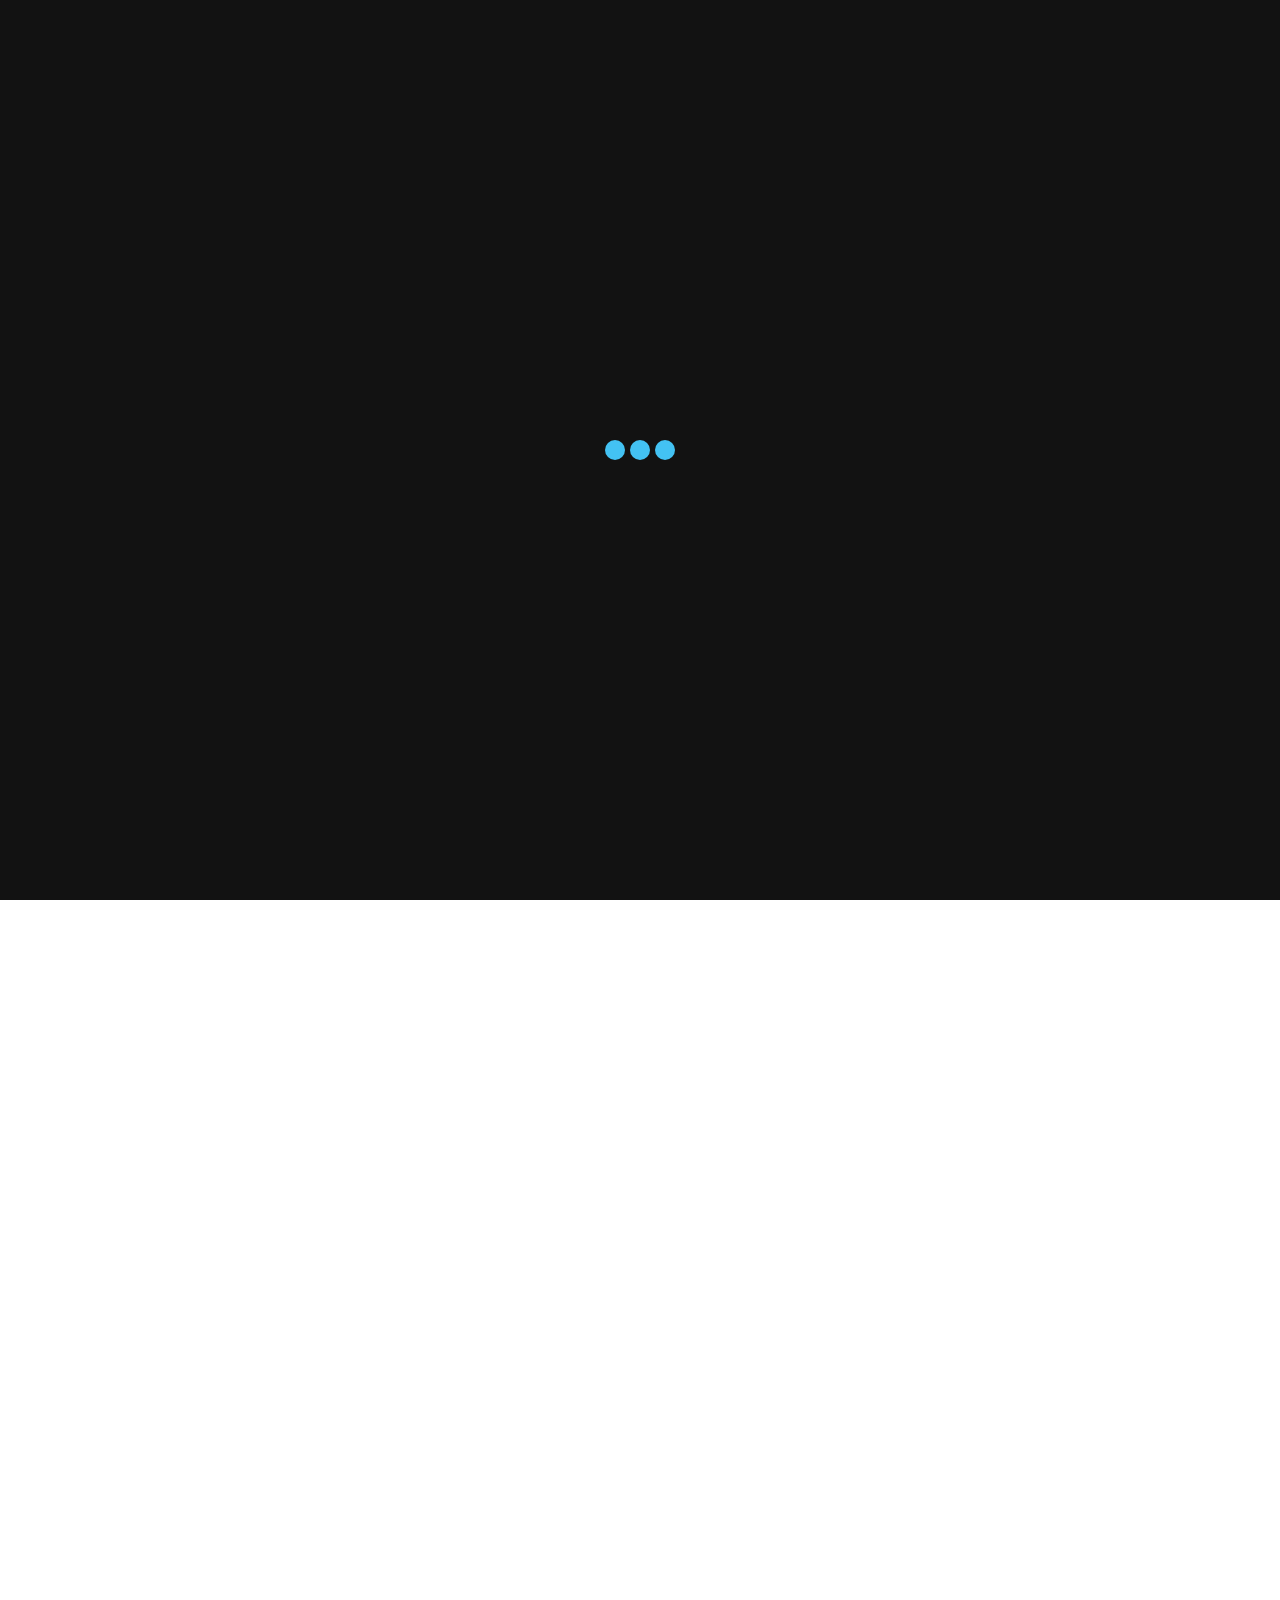
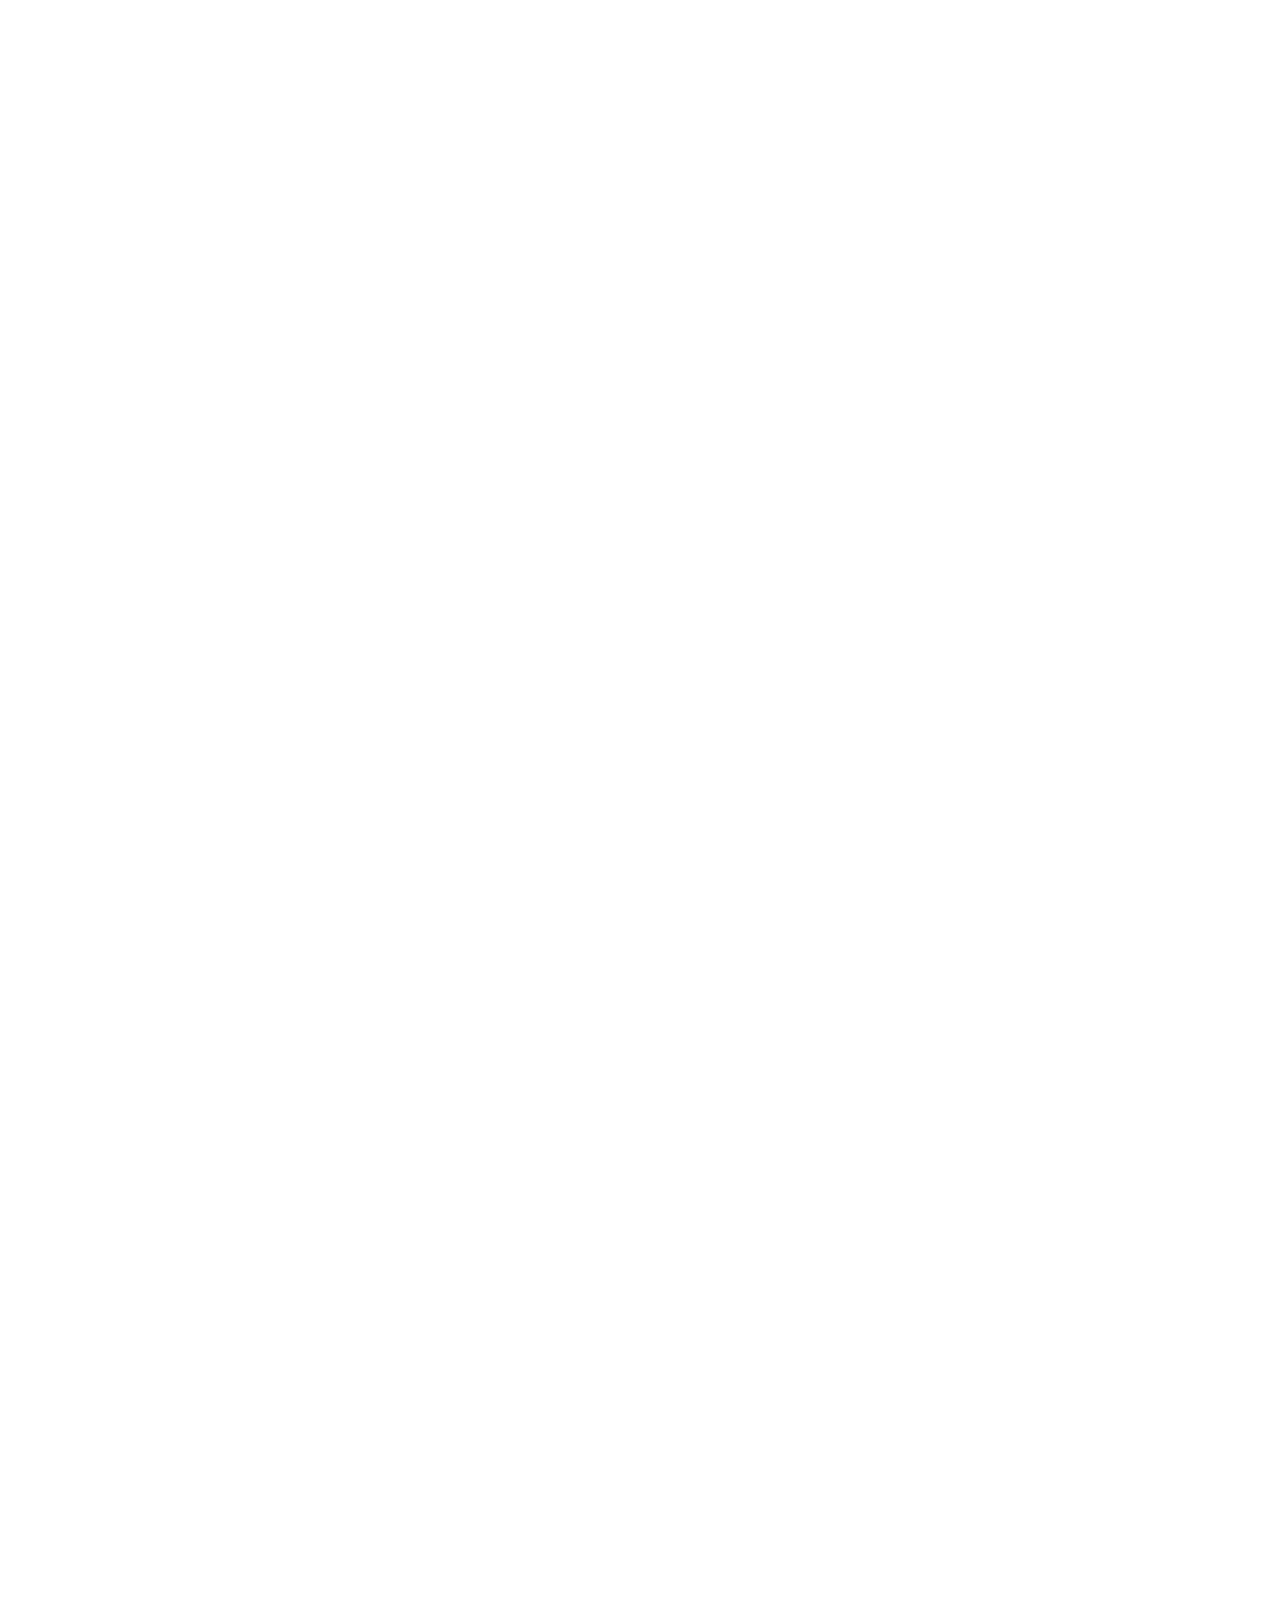
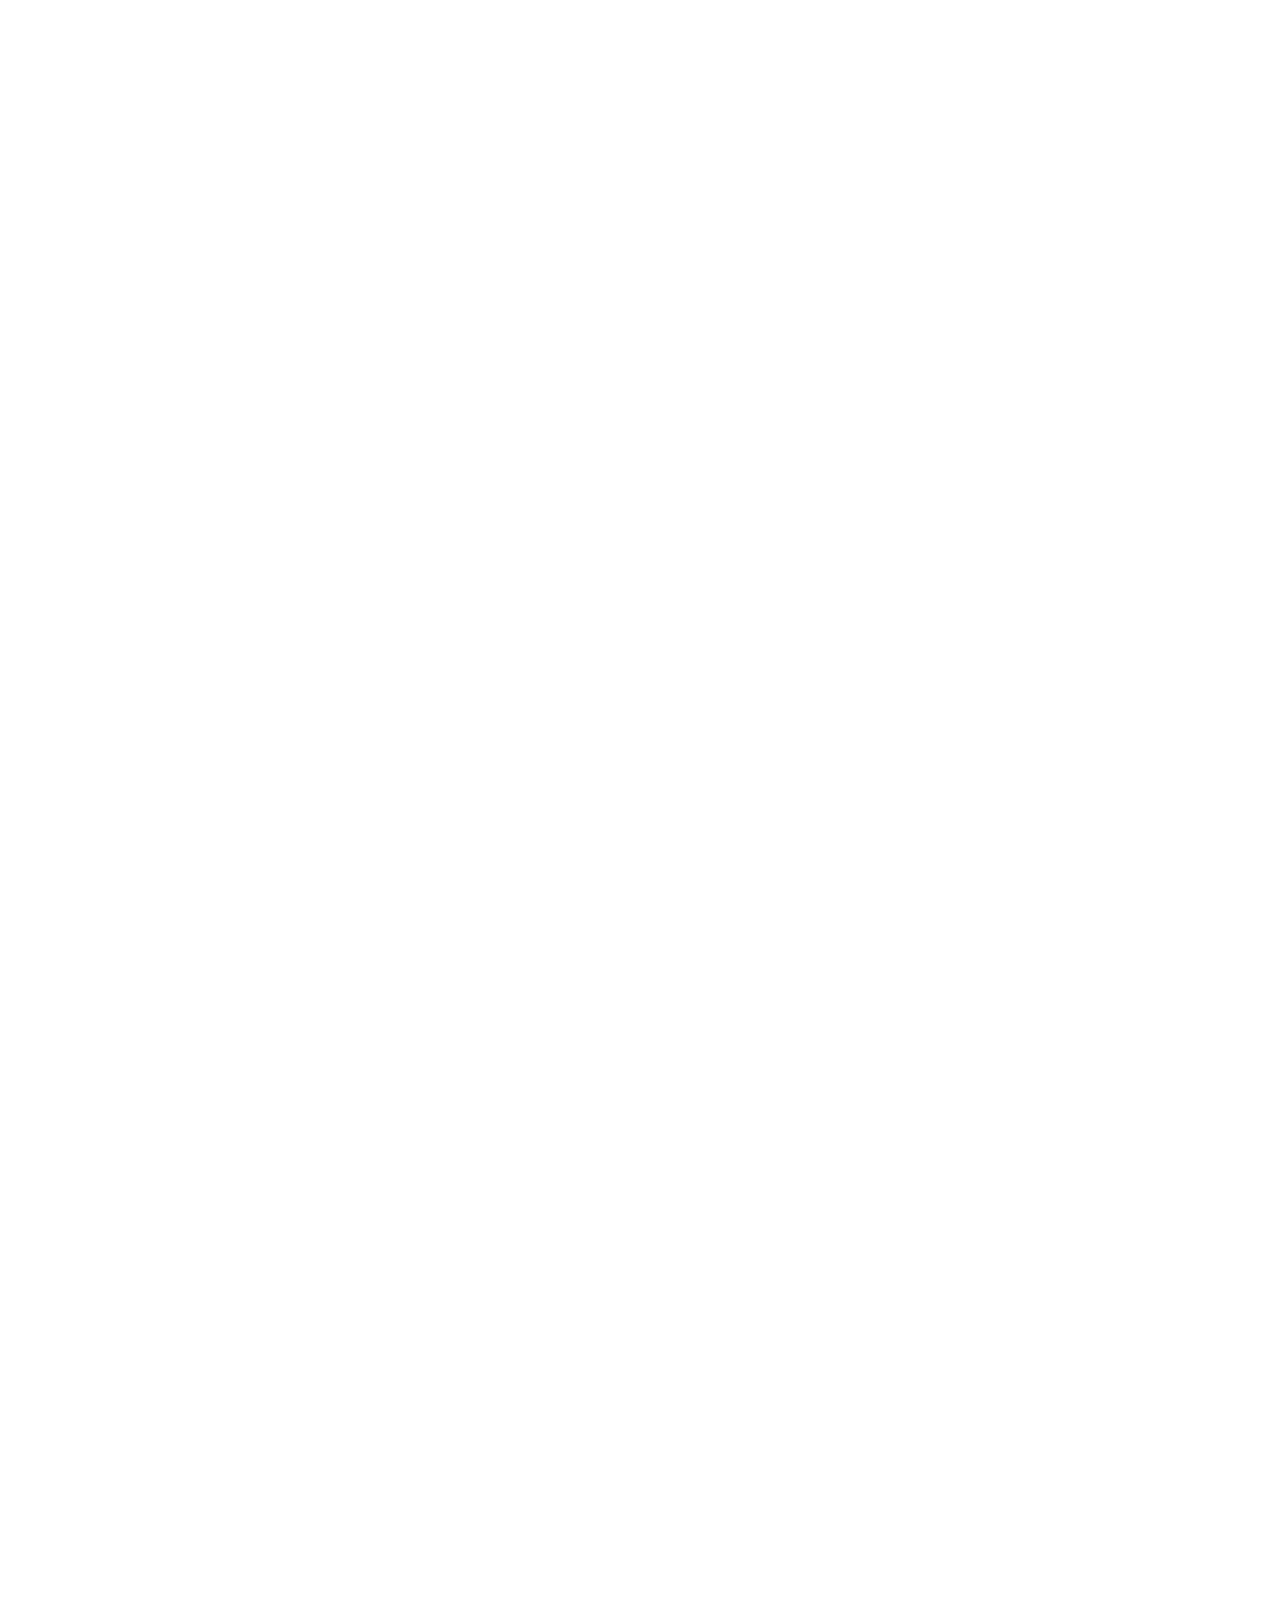
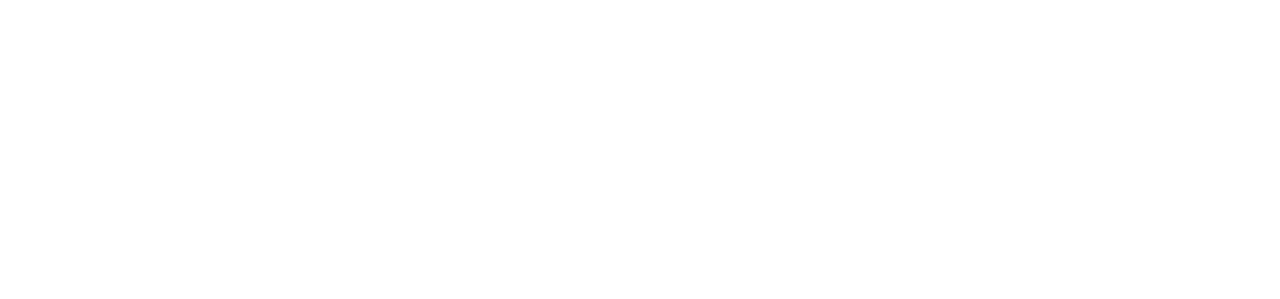
<file: index.html>
<!doctype html>
<html class="no-js" lang="en">

<head>
    <meta charset="utf-8">
    <meta http-equiv="x-ua-compatible" content="ie=edge">
    <title>Work24</title>
    <meta name="description" content="Simplify Workforce Management: Seamless Check-in/Check-out with QR Codes!">
    <meta name="author" content="soukhinkhan">
    <meta name="viewport" content="width=device-width, initial-scale=1">
    <!-- Place favicon.ico in the root directory -->
    <link rel="icon" type="image/png" href="favicon.png" />

    <link rel="preconnect" href="https://fonts.googleapis.com">
    <link rel="preconnect" href="https://fonts.gstatic.com" crossorigin>
    <link href="https://fonts.googleapis.com/css2?family=Sofia&display=swap" rel="stylesheet">
    <!-- CSS here -->
    <link rel="stylesheet" href="assets/css/vendor/bootstrap.min.css">
    <link rel="stylesheet" href="assets/css/vendor/animate.min.css">
    <link rel="stylesheet" href="assets/css/vendor/odometer.min.css">
    <link rel="stylesheet" href="assets/css/plugins/swiper.min.css">
    <link rel="stylesheet" href="assets/css/vendor/magnific-popup.css">
    <link rel="stylesheet" href="assets/css/vendor/fontawesome-pro.css">
    <link rel="stylesheet" href="assets/css/vendor/spacing.css">
    <link rel="stylesheet" href="assets/css/vendor/custom-font.css">
    <link rel="stylesheet" href="assets/css/main.css">

    <style>
        .header__btn-wrap {
            display: flex;
            align-items: center;
            gap: 20px;
        }

        .language-selector {
            position: relative;
        }

        .language-button {
            display: flex;
            align-items: center;
            padding: 8px 12px;
            border: 0px solid #ddd;
            border-radius: 4px;
            background-color: transparent;
            cursor: pointer;
            transition: all 0.3s ease;
        }

        .language-button:hover {
            border-color: #007bff;
        }

        .flag-icon {
            width: 24px;
            height: 16px;
            margin-right: 8px;
            object-fit: cover;
        }

        .language-text {
            font-size: 14px;
            color: #333;
            margin-right: 4px;
        }

        .language-menu {
            display: none;
            position: absolute;
            top: 100%;
            right: 0;
            background-color: white;
            border: 1px solid #ddd;
            border-radius: 4px;
            margin-top: 4px;
            box-shadow: 0 2px 4px rgba(0, 0, 0, 0.1);
            z-index: 1000;
            min-width: 120px;
        }

        .language-menu.show {
            display: block;
        }

        .language-option {
            display: flex;
            align-items: center;
            padding: 8px 12px;
            cursor: pointer;
            transition: background-color 0.3s ease;
        }

        .language-option:hover {
            background-color: #f8f9fa;
        }

        .language-option:first-child {
            border-radius: 4px 4px 0 0;
        }

        .language-option:last-child {
            border-radius: 0 0 4px 4px;
        }

        /* Mobil görünüm için özel stiller */
        @media (max-width: 991px) {
            .header__btn-wrap {
                gap: 10px;
            }

            .language-button {
                padding: 6px 10px;
            }

            .language-text {
                font-size: 13px;
            }

            .flag-icon {
                width: 20px;
                height: 14px;
            }
        }
    </style>

    <style>
        .calculator-container {
            max-width: 500px;
            margin: auto;
            background: white;
            border-radius: 16px;
            padding: 30px;
            box-shadow: 0 10px 20px rgba(0, 0, 0, 0.1);
        }

        .calculator-title {
            text-align: center;
            margin-bottom: 20px;
        }

        .calculator-label {
            display: block;
            margin: 15px 0 5px;
            font-weight: bold;
        }

        .calculator-input {
            padding: 10px;
            border-radius: 8px;
            border: 1px solid #ccc;
            margin: 0 auto;
            display: block;
            text-align: center;
        }

        .calculator-select {
            width: 100%;
            padding: 10px;
            border-radius: 8px;
            border: 1px solid #ccc;
            margin: 0 auto;
            display: block;
            background-color: white;
            cursor: pointer;
            text-align: center;
        }

        .calculator-select option {
            padding: 8px;
        }

        .package-name {
            color: #333;
            font-weight: bold;
        }

        .package-locations {
            color: #666;
        }

        .calculator-result {
            margin-top: 25px;
            padding: 15px;
            background-color: #f0f8ff;
            border-radius: 8px;
            text-align: center;
        }

        .selected-info {
            margin-bottom: 10px;
            font-size: 16px;
            color: #333;
        }

        .selected-info strong {
            color: #333;
        }

        .calculator-note {
            text-align: center;
            font-size: 14px;
            color: #666;
            margin-top: 10px;
        }

        .discount {
            color: #007700;
            font-weight: bold;
        }

        .result-label {
            color: #222;
            font-size: 18px;
        }

        .result-price {
            color: #7ed957;
            font-size: 24px;
            font-weight: bold;
        }

        .result-vat {
            color: #666;
            font-size: 14px;
            margin-left: 5px;
        }

        .calculator-input-wrapper {
            display: flex;
            align-items: center;
            gap: 5px;
        }


        .user-btn {
            background-color: #43c2f3;
            border: 1px solid #43c2f3;
            color: white;
            padding: 6px 12px;
            font-size: 18px;
            cursor: pointer;
            border-radius: 6px;
            user-select: none;
        }

        .user-btn:hover {
            background-color: #369bc4;
        }
    </style>
</head>


<body>


    <!-- preloader start -->
    <div id="preloader">
        <!-- <div class="preloader-close">x</div> -->
        <div class="sk-three-bounce">
            <div class="sk-child sk-bounce1"></div>
            <div class="sk-child sk-bounce2"></div>
            <div class="sk-child sk-bounce3"></div>
        </div>
    </div>
    <!-- preloader start -->

    <!-- Backtotop start -->
    <div class="backtotop-wrap cursor-pointer">
        <svg class="backtotop-circle svg-content" width="100%" height="100%" viewBox="-1 -1 102 102">
            <path d="M50,1 a49,49 0 0,1 0,98 a49,49 0 0,1 0,-98" />
        </svg>
    </div>
    <!-- Backtotop end -->

    <!-- Offcanvas area start -->
    <!-- <div class="fix">
        <div class="offcanvas__area">
            <div class="offcanvas__wrapper">
                <div class="offcanvas__content">
                    <div class="offcanvas__top d-flex justify-content-between align-items-center">
                        <div class="offcanvas__logo">
                            <a href="index.html">
                                <img src="assets/imgs/logo/offcanvas-logo.png" alt="logo not found">
                            </a>
                        </div>
                        <div class="offcanvas__close">
                            <button class="offcanvas-close-icon animation--flip">
                                <span class="offcanvas-m-lines">
                                    <span class="offcanvas-m-line line--1"></span><span
                                        class="offcanvas-m-line line--2"></span><span
                                        class="offcanvas-m-line line--3"></span>
                                </span>
                            </button>
                        </div>
                    </div>
                    <div class="mobile-menu fix"></div>
                    <div class="offcanvas__social">
                        <h3 class="offcanvas__title mb-20">Subscribe & Follow</h3>
                        <ul>
                            <li><a href="https://www.facebook.com/"><i class="fab fa-facebook-f"></i></a></li>
                            <li><a href="https://pinterest.com/"><i class="fa-brands fa-pinterest-p"></i></a></li>
                            <li><a href="https://youtube.com/"><i class="fab fa-youtube"></i></a></li>
                            <li><a href="https://linkedin.com/"><i class="fab fa-linkedin"></i></a></li>
                        </ul>
                    </div>
                </div>
            </div>
        </div>
    </div>
    <div class="offcanvas__overlay"></div>
    <div class="offcanvas__overlay-white"></div> -->
    <!-- Offcanvas area start -->

    <!-- Header area start -->
    <header>
        <div id="header-sticky" class="header header-6 header-8" style="padding:15px !important;">
            <div class="container">
                <div class="mega__menu-wrapper p-relative">
                    <div class="header__main header2__main header-6__main">
                        <div class="header__left">
                            <div class="header__logo">
                                <a href="#">
                                    <div class="logo">
                                        <img src="assets/imgs/logo/logo_work24.png" alt="logo not found">
                                    </div>
                                </a>
                            </div>
                        </div>
                        <div class="header__middle header-3__middle">

                        </div>
                        <div class="header__right header-8__right">
                            <div class="header__action d-flex align-items-center">
                                <div class="contact d-none d-md-inline-flex">
                                    <a href="https://app.work24.io/signin" data-translate="go_to_signin">Giriş Yap</a>
                                </div>
                                <div class="header__btn-wrap header-8__btn d-none d-sm-inline-flex">
                                    <a href="https://app.work24.io/signup" class="rr-btn"
                                        data-translate="get_started">Hemen
                                        Başla</a>
                                </div>
                                <div class="language-selector">
                                    <div class="language-button" onclick="toggleLanguageMenu()">
                                        <img src="assets/imgs/flags/en.png" alt="EN" class="flag-icon" id="currentFlag">
                                        <i class="fa-solid fa-chevron-down"></i>
                                    </div>
                                    <div class="language-menu" id="languageMenu">
                                        <div class="language-option" onclick="selectLanguage('tr')">
                                            <img src="assets/imgs/flags/tr.png" alt="TR" class="flag-icon">
                                            <span>Türkçe</span>
                                        </div>
                                        <div class="language-option" onclick="selectLanguage('en')">
                                            <img src="assets/imgs/flags/en.png" alt="EN" class="flag-icon">
                                            <span>English</span>
                                        </div>
                                    </div>
                                </div>
                            </div>
                            <div class="header__hamburger ml-20 d-xl-none">
                                <button type="button" class="hamburger-btn" data-bs-toggle="offcanvas"
                                    data-bs-target="#offcanvasMenu">
                                    <span></span>
                                    <span></span>
                                    <span></span>
                                </button>
                            </div>
                        </div>
                    </div>
                </div>
            </div>
        </div>
        </div>
    </header>



    <div id="popup-search-box">
        <div class="box-inner-wrap d-flex align-items-center">
            <form id="form" action="#" method="get" role="search">
                <input id="popup-search" type="text" name="s" placeholder="Type keywords here...">
            </form>
            <div class="search-close"><i class="fa-sharp fa-regular fa-xmark"></i></div>
        </div>
    </div>
    <!-- Header area end -->

    <!-- Body main wrapper start -->
    <div id="smooth-wrapper">
        <div id="smooth-content">
            <main>

                <!-- Banner area start -->
                <section class="banner8__area p-relative overflow-hidden z-1">
                    <div class="banner8__shapes">
                        <div class="banner8__shapes-shape-1"></div>
                        <div class="banner8__shapes-shape-2"></div>
                        <div class="banner8__shapes-shape banner8__shapes-shape-3">
                            <img src="assets/imgs/images/banner-8-shape-1.png" alt="image">
                        </div>
                        <div class="banner8__shapes-shape banner8__shapes-shape-4 leftRight">
                            <img src="assets/imgs/images/banner-8-shape-2.png" alt="image">
                        </div>
                        <div class="banner8__shapes-shape banner8__shapes-shape-5 upDown-bottom">
                            <img src="assets/imgs/images/banner-8-shape-3.png" alt="image">
                        </div>

                        <div class="banner8__border__box banner8__border__box-1">
                            <div class="banner8__border__shape"></div>
                        </div>
                        <div class="banner8__border__box banner8__border__box-2">
                            <div class="banner8__border__shape banner8__border__shape-2"></div>
                        </div>
                        <div class="banner8__border__box banner8__border__box-3">
                            <div class="banner8__border__shape"></div>
                        </div>

                    </div>
                    <div class="container">
                        <div class="row align-items-center">
                            <div class="col-xl-6">
                                <div class="banner8__title-wrapper hero">
                                    <h1 class="banner8__title-wrapper-title _split_text" data-translate="banner_title">
                                        İş Yönetiminde Yeni Nesil Çözümler
                                    </h1>
                                    <p class="banner8__title-wrapper-dec rr_title_anim"
                                        data-translate="banner_description">
                                        Çalışanlarınızın vardiya, izin ve performans yönetimini tek bir platformda
                                        kolayca yönetin.
                                    </p>
                                    <div class="banner8__btn">
                                        <a href="https://app.work24.io/signin" class="rr-btn"
                                            data-translate="go_to_signin">
                                            Giriş Yap <i class="fa-sharp fa-regular fa-arrow-right"></i>
                                        </a>
                                        <span data-translate="or" class="mx-3"> OR </span>
                                        <a href="https://app.work24.io/signup" class="rr-btn"
                                            data-translate="get_started">
                                            Hemen Başla <i class="fa-sharp fa-regular fa-arrow-right"></i>
                                        </a>
                                    </div>
                                </div>
                            </div>
                            <div class="col-xl-6">
                                <div class="banner8__thumb__wrapper">
                                    <div class="banner8__thumb img-custom-anim-left wow">
                                        <img src="assets/imgs/images/banner-8-thumb.png" alt="image">
                                    </div>
                                </div>
                            </div>
                        </div>
                    </div>
                </section>

                <section class="services-8__area section-space-12 fade-wrapper">
                    <div class="container">
                        <div class="row">
                            <div class="col-12">
                                <div class="section__title-wrapper text-center hero mb-45">
                                    <h2 class="section__title-wrapper-title _split_text"
                                        data-translate="digitalize_title">İşletmenizi Dijitalleştirin <br>
                                        ve Verimliliği Artırın</h2>
                                </div>
                            </div>
                        </div>
                        <div class="row mb-minus-30">
                            <div class="col-xl-3 col-lg-4 col-sm-6">
                                <div class="services-8__item mb-30 fade-top">
                                    <div class="services-8__icon">
                                        <span><svg width="50" height="50" viewBox="0 0 50 50" fill="none"
                                                xmlns="http://www.w3.org/2000/svg">
                                                <rect x="46" y="46" width="4" height="4" rx="2" fill="#C3C9D7" />
                                                <rect y="46" width="4" height="4" rx="2" fill="#C3C9D7" />
                                                <rect x="46" width="4" height="4" rx="2" fill="#C3C9D7" />
                                                <rect width="4" height="4" rx="2" fill="#C3C9D7" />
                                                <path opacity="0.24"
                                                    d="M25.1539 14.2388V40C24.8793 40 24.5885 39.9518 24.3624 39.8232L24.2977 39.7911C21.1962 38.1037 15.7846 36.3359 12.2792 35.8698L11.8108 35.8056C10.26 35.6127 9 34.1664 9 32.6236V13.2103C9 11.2978 10.5669 9.85149 12.4892 10.0122C15.8816 10.2854 21.0185 11.9889 23.8939 13.7727L24.2977 14.0138C24.54 14.1584 24.847 14.2388 25.1539 14.2388Z"
                                                    fill="#050513" />
                                                <path
                                                    d="M41.3062 13.227V32.6242C41.3062 34.167 40.0462 35.6134 38.4955 35.8062L37.9624 35.8705C34.4408 36.3365 29.0131 38.1204 25.9116 39.8239C25.7016 39.9524 25.4431 40.0006 25.1523 40.0006V14.2394C25.4593 14.2394 25.7662 14.1591 26.0085 14.0144L26.2831 13.8377C29.1585 12.0377 34.3116 10.3182 37.7039 10.0289H37.8008C39.7232 9.86821 41.3062 11.2985 41.3062 13.227Z"
                                                    fill="#050513" />
                                                <path
                                                    d="M18.2905 20.5717H14.6559C13.9936 20.5717 13.4443 20.0253 13.4443 19.3664C13.4443 18.7075 13.9936 18.1611 14.6559 18.1611H18.2905C18.9528 18.1611 19.502 18.7075 19.502 19.3664C19.502 20.0253 18.9528 20.5717 18.2905 20.5717Z"
                                                    fill="#050513" />
                                                <path
                                                    d="M19.502 25.3911H14.6559C13.9936 25.3911 13.4443 24.8447 13.4443 24.1858C13.4443 23.5269 13.9936 22.9805 14.6559 22.9805H19.502C20.1644 22.9805 20.7136 23.5269 20.7136 24.1858C20.7136 24.8447 20.1644 25.3911 19.502 25.3911Z"
                                                    fill="#050513" />
                                            </svg>
                                        </span>
                                    </div>
                                    <h2 class="services-8__content__title"><a href="#"><span
                                                data-translate="service_entry_exit">Giriş Çıkış
                                                Takibi</span></a></h2>
                                </div>
                            </div>
                            <div class="col-xl-3 col-lg-4 col-sm-6">
                                <div class="services-8__item mb-30 fade-top">
                                    <div class="services-8__icon">
                                        <span><svg width="50" height="50" viewBox="0 0 50 50" fill="none"
                                                xmlns="http://www.w3.org/2000/svg">
                                                <rect x="46" y="46" width="4" height="4" rx="2" fill="#C3C9D7" />
                                                <rect y="46" width="4" height="4" rx="2" fill="#C3C9D7" />
                                                <rect x="46" width="4" height="4" rx="2" fill="#C3C9D7" />
                                                <rect width="4" height="4" rx="2" fill="#C3C9D7" />
                                                <path
                                                    d="M29.2516 42C28.5546 42 27.9766 41.422 27.9766 40.725V9.275C27.9766 8.578 28.5546 8 29.2516 8C29.9486 8 30.5266 8.578 30.5266 9.275V40.725C30.5266 41.422 29.9486 42 29.2516 42Z"
                                                    fill="#C3C9D7" />
                                                <path opacity="0.3"
                                                    d="M14.8 38.5984H25V11.3984H14.8C11.043 11.3984 8 14.4414 8 18.1984V31.7984C8 35.5554 11.043 38.5984 14.8 38.5984Z"
                                                    fill="#050513" />
                                                <path opacity="0.3"
                                                    d="M34.35 38.5984H29.25V11.3984H34.35C38.107 11.3984 41.15 14.4414 41.15 18.1984V31.7984C41.15 35.5554 38.107 38.5984 34.35 38.5984Z"
                                                    fill="#050513" />
                                                <path
                                                    d="M13.5242 26.7003C13.3032 26.7003 13.0822 26.6493 12.8782 26.5643C12.6742 26.4793 12.4872 26.3603 12.3172 26.2073C12.1642 26.0373 12.0452 25.8503 11.9432 25.6463C11.8582 25.4423 11.8242 25.2213 11.8242 25.0003C11.8242 24.5583 12.0112 24.1163 12.3172 23.7933C12.4022 23.7253 12.4872 23.6573 12.5722 23.5893C12.6742 23.5213 12.7762 23.4703 12.8782 23.4363C12.9802 23.3853 13.0822 23.3513 13.1842 23.3343C13.7622 23.2153 14.3402 23.4023 14.7312 23.7933C15.0372 24.1163 15.2242 24.5583 15.2242 25.0003C15.2242 25.2213 15.1732 25.4423 15.0882 25.6463C15.0032 25.8503 14.8842 26.0373 14.7312 26.2073C14.5612 26.3603 14.3742 26.4793 14.1702 26.5643C13.9662 26.6493 13.7452 26.7003 13.5242 26.7003Z"
                                                    fill="#C3C9D7" />
                                                <path
                                                    d="M19.4734 26.6991C19.2524 26.6991 19.0314 26.6481 18.8274 26.5631C18.6234 26.4781 18.4364 26.3591 18.2664 26.2061C17.9434 25.8831 17.7734 25.4581 17.7734 24.9991C17.7734 24.7781 17.8244 24.5571 17.9094 24.3531C17.9944 24.1321 18.1134 23.9621 18.2664 23.7921C18.8954 23.1631 20.0344 23.1631 20.6804 23.7921C20.9864 24.1151 21.1734 24.5571 21.1734 24.9991C21.1734 25.2201 21.1224 25.4411 21.0374 25.6451C20.9524 25.8491 20.8334 26.0361 20.6804 26.2061C20.5104 26.3591 20.3234 26.4781 20.1194 26.5631C19.9154 26.6481 19.6944 26.6991 19.4734 26.6991Z"
                                                    fill="#C3C9D7" />
                                            </svg>
                                        </span>
                                    </div>
                                    <h2 class="services-8__content__title"><a href="#"
                                            data-translate="service_overtime">Eksik - Fazla
                                            Mesai Raporlama</a></h2>
                                </div>
                            </div>
                            <div class="col-xl-3 col-lg-4 col-sm-6">
                                <div class="services-8__item mb-30 fade-top">
                                    <div class="services-8__icon">
                                        <span><svg width="50" height="50" viewBox="0 0 50 50" fill="none"
                                                xmlns="http://www.w3.org/2000/svg">
                                                <rect x="46" y="46" width="4" height="4" rx="2" fill="#C3C9D7" />
                                                <rect y="46" width="4" height="4" rx="2" fill="#C3C9D7" />
                                                <rect x="46" width="4" height="4" rx="2" fill="#C3C9D7" />
                                                <rect width="4" height="4" rx="2" fill="#C3C9D7" />
                                                <path opacity="0.24"
                                                    d="M7 26.5849V23.4151C7 21.542 8.52924 19.9931 10.4183 19.9931C13.6747 19.9931 15.006 17.6877 13.3688 14.86C12.4333 13.2391 12.991 11.1319 14.6282 10.1953L17.7406 8.41226C19.1619 7.56577 20.997 8.07006 21.8426 9.4929L22.0405 9.8351C23.6597 12.6628 26.3223 12.6628 27.9595 9.8351L28.1574 9.4929C29.003 8.07006 30.8381 7.56577 32.2594 8.41226L35.3718 10.1953C37.009 11.1319 37.5667 13.2391 36.6312 14.86C34.994 17.6877 36.3253 19.9931 39.5817 19.9931C41.4528 19.9931 43 21.524 43 23.4151V26.5849C43 28.458 41.4708 30.0069 39.5817 30.0069C36.3253 30.0069 34.994 32.3123 36.6312 35.1399C37.5667 36.7789 37.009 38.8681 35.3718 39.8047L32.2594 41.5877C30.8381 42.4342 29.003 41.9299 28.1574 40.5071L27.9595 40.1649C26.3403 37.3372 23.6777 37.3372 22.0405 40.1649L21.8426 40.5071C20.997 41.9299 19.1619 42.4342 17.7406 41.5877L14.6282 39.8047C12.991 38.8681 12.4333 36.7609 13.3688 35.1399C15.006 32.3123 13.6747 30.0069 10.4183 30.0069C8.52924 30.0069 7 28.458 7 26.5849Z"
                                                    fill="#050513" />
                                                <path
                                                    d="M25 32C28.866 32 32 28.866 32 25C32 21.134 28.866 18 25 18C21.134 18 18 21.134 18 25C18 28.866 21.134 32 25 32Z"
                                                    fill="#050513" />
                                            </svg>
                                        </span>
                                    </div>
                                    <h2 class="services-8__content__title"><a href="#"
                                            data-translate="service_leave_request">İzin ve Talep
                                            Yönetimi</a></h2>
                                </div>
                            </div>
                            <div class="col-xl-3 col-lg-4 col-sm-6">
                                <div class="services-8__item mb-30 fade-top">
                                    <div class="services-8__icon">
                                        <span><svg width="50" height="50" viewBox="0 0 50 50" fill="none"
                                                xmlns="http://www.w3.org/2000/svg">
                                                <rect x="46" y="46" width="4" height="4" rx="2" fill="#C3C9D7" />
                                                <rect y="46" width="4" height="4" rx="2" fill="#C3C9D7" />
                                                <rect x="46" width="4" height="4" rx="2" fill="#C3C9D7" />
                                                <rect width="4" height="4" rx="2" fill="#C3C9D7" />
                                                <path
                                                    d="M13.8063 16.8438L8.55628 11.5937C7.97503 11.0125 8.3875 10 9.23125 10H15.9625C16.2062 10 16.45 10.0938 16.6188 10.2813L25.9938 19.6562C26.575 20.2375 26.1625 21.25 25.3375 21.25H19.1688C15.55 21.25 12.6063 24.1938 12.6063 27.8125C12.6063 31.4312 15.55 34.375 19.1688 34.375H21.9813L26.0125 38.4062C26.5938 38.9875 26.1813 40 25.3563 40H19.1875C12.4562 40 7 34.5438 7 27.8125C7 23.1438 9.625 19.075 13.5063 17.0312L13.8063 16.8438Z"
                                                    fill="#050513" />
                                                <path opacity="0.24"
                                                    d="M37.6188 33.1562L42.8688 38.4062C43.45 38.9875 43.0375 40 42.2125 40H35.4813C35.2375 40 34.9938 39.9062 34.825 39.7188L25.45 30.3438C24.8688 29.7625 25.2813 28.75 26.1063 28.75H32.2751C35.8938 28.75 38.8376 25.8062 38.8376 22.1875C38.8376 18.5688 35.8938 15.625 32.2751 15.625H29.4626L25.4313 11.5937C24.8501 11.0125 25.2625 10 26.1063 10H32.2751C39.0063 10 44.4626 15.4563 44.4626 22.1875C44.4626 26.8563 41.8376 30.925 37.9563 32.9688L37.6188 33.1562Z"
                                                    fill="#050513" />
                                            </svg>
                                        </span>
                                    </div>
                                    <h2 class="services-8__content__title"><a href="#"
                                            data-translate="service_notification">Bildirim
                                            Yönetimi</a></h2>
                                </div>
                            </div>
                            <div class="col-xl-3 col-lg-4 col-sm-6">
                                <div class="services-8__item mb-30 fade-top">
                                    <div class="services-8__icon">
                                        <span><svg width="50" height="50" viewBox="0 0 50 50" fill="none"
                                                xmlns="http://www.w3.org/2000/svg">
                                                <rect x="46" y="46" width="4" height="4" rx="2" fill="#C3C9D7" />
                                                <rect y="46" width="4" height="4" rx="2" fill="#C3C9D7" />
                                                <rect x="46" width="4" height="4" rx="2" fill="#C3C9D7" />
                                                <rect width="4" height="4" rx="2" fill="#C3C9D7" />
                                                <path
                                                    d="M40.4849 9H19.9135C18.9706 9 18.1992 9.72 18.1992 10.6V15.4C18.1992 16.28 18.9706 17 19.9135 17H40.4849C41.4278 17 42.1992 16.28 42.1992 15.4V10.6C42.1992 9.72 41.4278 9 40.4849 9Z"
                                                    fill="#050513" />
                                                <path
                                                    d="M22.4 33H17.6C16.72 33 16 33.72 16 34.6V39.4C16 40.28 16.72 41 17.6 41H22.4C23.28 41 24 40.28 24 39.4V34.6C24 33.72 23.28 33 22.4 33Z"
                                                    fill="#050513" />
                                                <path opacity="0.24"
                                                    d="M14.4 21H9.6C8.72 21 8 21.72 8 22.6V27.4C8 28.28 8.72 29 9.6 29H14.4C15.28 29 16 28.28 16 27.4V22.6C16 21.72 15.28 21 14.4 21Z"
                                                    fill="#050513" />
                                                <path opacity="0.24"
                                                    d="M32.3529 21H21.6471C20.7412 21 20 21.7627 20 22.6949V27.3051C20 28.2373 20.7412 29 21.6471 29H32.3529C33.2588 29 34 28.2373 34 27.3051V22.6949C34 21.7627 33.2588 21 32.3529 21Z"
                                                    fill="#050513" />
                                            </svg>
                                        </span>
                                    </div>
                                    <h2 class="services-8__content__title"><a href="#"
                                            data-translate="service_shift">Vardiya
                                            Yönetimi</a></h2>
                                </div>
                            </div>
                            <div class="col-xl-3 col-lg-4 col-sm-6">
                                <div class="services-8__item mb-30 fade-top">
                                    <div class="services-8__icon">
                                        <span><svg width="50" height="50" viewBox="0 0 50 50" fill="none"
                                                xmlns="http://www.w3.org/2000/svg">
                                                <rect x="46" y="46" width="4" height="4" rx="2" fill="#C3C9D7" />
                                                <rect y="46" width="4" height="4" rx="2" fill="#C3C9D7" />
                                                <rect x="46" width="4" height="4" rx="2" fill="#C3C9D7" />
                                                <rect width="4" height="4" rx="2" fill="#C3C9D7" />
                                                <path
                                                    d="M24.371 7.2597L14.6283 17.0024C14.2606 17.3701 14.2606 17.9399 14.6283 18.3076L16.9996 20.6789C17.3673 21.0465 17.9371 21.0465 18.3048 20.6789L24.3526 14.6311C24.7203 14.2634 25.2901 14.2634 25.6578 14.6311L31.7056 20.6789C32.0732 21.0465 32.6431 21.0465 33.0107 20.6789L35.3821 18.3076C35.7497 17.9399 35.7497 17.3701 35.3821 17.0024L25.6578 7.27808C25.3085 6.91043 24.7203 6.91043 24.371 7.2597Z"
                                                    fill="#050513" />
                                                <path
                                                    d="M24.3731 42.7381L14.6488 33.0138C14.2811 32.6461 14.2811 32.0762 14.6488 31.7086L17.0201 29.3373C17.3878 28.9696 17.9576 28.9696 18.3253 29.3373L24.3731 35.3851C24.7408 35.7527 25.3106 35.7527 25.6783 35.3851L31.7261 29.3373C32.0937 28.9696 32.6636 28.9696 33.0313 29.3373L35.4026 31.7086C35.7702 32.0762 35.7702 32.6461 35.4026 33.0138L25.6783 42.7381C25.3106 43.0873 24.7224 43.0873 24.3731 42.7381Z"
                                                    fill="#050513" />
                                                <path opacity="0.24"
                                                    d="M39.903 21.5058L42.7339 24.3367C43.1016 24.7043 43.1016 25.2742 42.7339 25.6418L39.903 28.4911C39.5354 28.8588 38.9655 28.8588 38.5978 28.4911L35.7669 25.6602C35.3993 25.2926 35.3993 24.7227 35.7669 24.3551L38.5978 21.5242C38.9655 21.1565 39.5537 21.1565 39.903 21.5058Z"
                                                    fill="#050513" />
                                                <path opacity="0.24"
                                                    d="M11.4118 21.5051L14.2427 24.336C14.6103 24.7037 14.6103 25.2735 14.2427 25.6412L11.4118 28.4905C11.0441 28.8581 10.4743 28.8581 10.1066 28.4905L7.27574 25.6596C6.90809 25.2919 6.90809 24.722 7.27574 24.3544L10.125 21.5051C10.4743 21.1558 11.0625 21.1558 11.4118 21.5051Z"
                                                    fill="#050513" />
                                                <path opacity="0.24"
                                                    d="M25.6559 21.1019L28.9096 24.3556C29.2772 24.7233 29.2772 25.2931 28.9096 25.6608L25.6559 28.9145C25.2882 29.2821 24.7184 29.2821 24.3507 28.9145L21.097 25.6608C20.7294 25.2931 20.7294 24.7233 21.097 24.3556L24.3507 21.1019C24.7184 20.7343 25.3066 20.7343 25.6559 21.1019Z"
                                                    fill="#050513" />
                                            </svg>
                                        </span>
                                    </div>
                                    <h2 class="services-8__content__title"><a href="#"
                                            data-translate="service_payroll">Puantaj
                                            Raporu</a></h2>
                                </div>
                            </div>
                            <div class="col-xl-3 col-lg-4 col-sm-6">
                                <div class="services-8__item mb-30 fade-top">
                                    <div class="services-8__icon">
                                        <span><svg width="50" height="50" viewBox="0 0 50 50" fill="none"
                                                xmlns="http://www.w3.org/2000/svg">
                                                <rect x="46" y="46" width="4" height="4" rx="2" fill="#C3C9D7" />
                                                <rect y="46" width="4" height="4" rx="2" fill="#C3C9D7" />
                                                <rect x="46" width="4" height="4" rx="2" fill="#C3C9D7" />
                                                <rect width="4" height="4" rx="2" fill="#C3C9D7" />
                                                <path
                                                    d="M39.3 22.6776C38.6517 22.6776 38.1141 22.14 38.1141 21.4917V16.9536L25.243 10.5181L12.3718 16.9536V21.4917C12.3718 22.14 11.8342 22.6776 11.1859 22.6776C10.5376 22.6776 10 22.14 10 21.4917V16.2105C10 15.7677 10.2531 15.3566 10.6642 15.1511L24.7211 8.13045C25.0532 7.95652 25.4486 7.95652 25.7806 8.13045L39.8375 15.1511C40.2329 15.3566 40.5017 15.7677 40.5017 16.2105V21.4759C40.4859 22.14 39.9483 22.6776 39.3 22.6776Z"
                                                    fill="#050513" />
                                                <path
                                                    d="M25.243 41.9997C25.0532 41.9997 24.8792 41.9522 24.7211 41.8732L10.6642 34.8526C10.2689 34.647 10 34.2359 10 33.7932V28.5277C10 27.8794 10.5376 27.3418 11.1859 27.3418C11.8342 27.3418 12.3718 27.8794 12.3718 28.5277V33.0658L25.243 39.5014L38.1141 33.0658V28.5277C38.1141 27.8794 38.6517 27.3418 39.3 27.3418C39.9483 27.3418 40.4859 27.8794 40.4859 28.5277V33.7932C40.4859 34.2359 40.2328 34.647 39.8217 34.8526L25.7648 41.8732C25.6067 41.9522 25.4327 41.9997 25.243 41.9997Z"
                                                    fill="#050513" />
                                                <path opacity="0.24"
                                                    d="M32.2648 25.002C32.2648 21.1281 29.1182 17.9814 25.2442 17.9814C21.3703 17.9814 18.2236 21.1281 18.2236 25.002C18.2236 28.4807 20.7694 31.3585 24.09 31.912C24.09 31.9594 24.0742 31.991 24.0742 32.0226V40.8142C24.0742 41.4625 24.6118 42.0001 25.2601 42.0001C25.9084 42.0001 26.446 41.4625 26.446 40.8142V32.0226C26.446 31.9752 26.4302 31.9436 26.4302 31.912C29.7349 31.3585 32.2648 28.4807 32.2648 25.002Z"
                                                    fill="#050513" />
                                            </svg>
                                        </span>
                                    </div>
                                    <h2 class="services-8__content__title"><a href="#" data-translate="service_role">Rol
                                            Yönetimi</a></h2>
                                </div>
                            </div>
                            <div class="col-xl-3 col-lg-4 col-sm-6">
                                <div class="services-8__item mb-30 fade-top">
                                    <div class="services-8__icon">
                                        <span><svg width="50" height="50" viewBox="0 0 50 50" fill="none"
                                                xmlns="http://www.w3.org/2000/svg">
                                                <rect x="46" y="46" width="4" height="4" rx="2" fill="#C3C9D7" />
                                                <rect y="46" width="4" height="4" rx="2" fill="#C3C9D7" />
                                                <rect x="46" width="4" height="4" rx="2" fill="#C3C9D7" />
                                                <rect width="4" height="4" rx="2" fill="#C3C9D7" />
                                                <path opacity="0.14"
                                                    d="M25 43C34.9411 43 43 34.9411 43 25C43 15.0589 34.9411 7 25 7C15.0589 7 7 15.0589 7 25C7 34.9411 15.0589 43 25 43Z"
                                                    fill="#050513" />
                                                <path
                                                    d="M33.0988 16.4512H16.8988C16.1608 16.4512 15.5488 17.0632 15.5488 17.8012C15.5488 18.5392 16.1608 19.1512 16.8988 19.1512H24.5488V23.6512H16.8988C16.1608 23.6512 15.5488 24.2632 15.5488 25.0012C15.5488 25.7392 16.1608 26.3512 16.8988 26.3512H25.8988C26.6368 26.3512 27.2488 25.7392 27.2488 25.0012V19.1512H31.7488V30.8512H16.8988C16.1608 30.8512 15.5488 31.4632 15.5488 32.2012C15.5488 32.9392 16.1608 33.5512 16.8988 33.5512H33.0988C33.8368 33.5512 34.4488 32.9392 34.4488 32.2012V17.8012C34.4488 17.0632 33.8368 16.4512 33.0988 16.4512Z"
                                                    fill="#050513" />
                                            </svg>
                                        </span>
                                    </div>
                                    <h2 class="services-8__content__title"><a href="#"
                                            data-translate="service_mobile">Mobil
                                            Uygulama</a>
                                    </h2>
                                </div>
                            </div>
                        </div>
                    </div>
                </section>


                <section class="generative-ai-8__area overflow-hidden generative-ai-8 fade-wrapper">
                    <div class="container">
                        <div class="row">
                            <div class="col-lg-6 col-12">
                                <div class="generative-ai-8__content">
                                    <div class="section__title-wrapper hero mb-50 mb-md-30 mb-sm-30 mb-xs-30">
                                        <h2 class="section__title-wrapper-title _split_text"
                                            data-translate="featured_features">Work24 <br>
                                            Öne çıkan Özellikleri</h2>
                                    </div>
                                    <div class="generative-ai-8__content__list fade-top">
                                        <div class="generative-ai-8__content__left">
                                            <div class="nav flex-column nav-pills" id="v-pills-tab" role="tablist"
                                                aria-orientation="vertical">
                                                <div class="nav-link active" id="v-pills-home-tab" data-bs-toggle="pill"
                                                    data-bs-target="#v-pills-home" role="tab"
                                                    aria-controls="v-pills-home" aria-selected="true">
                                                    <ul>
                                                        <li><span><svg width="20" height="20" viewBox="0 0 20 20"
                                                                    fill="none" xmlns="http://www.w3.org/2000/svg">
                                                                    <path opacity="0.24"
                                                                        d="M20.0001 5.81003V11.9001L18.3701 10.5001C17.5901 9.83005 16.3301 9.83005 15.5501 10.5001L11.3901 14.0701C10.6101 14.7401 9.35005 14.7401 8.57004 14.0701L8.23004 13.7901C7.52004 13.1701 6.39003 13.1101 5.59003 13.6501L0.670004 16.9501L0.560003 17.0301C0.190001 16.2301 0 15.2801 0 14.1901V5.81003C0 2.17001 2.17001 0 5.81003 0H14.1901C17.8301 0 20.0001 2.17001 20.0001 5.81003Z"
                                                                        fill="#050513" />
                                                                    <path
                                                                        d="M7.00013 8.38014C8.31457 8.38014 9.38014 7.31457 9.38014 6.00013C9.38014 4.68569 8.31457 3.62012 7.00013 3.62012C5.68569 3.62012 4.62012 4.68569 4.62012 6.00013C4.62012 7.31457 5.68569 8.38014 7.00013 8.38014Z"
                                                                        fill="#050513" />
                                                                    <path
                                                                        d="M19.9997 11.8996V14.1896C19.9997 17.8296 17.8297 19.9996 14.1896 19.9996H5.8096C3.25958 19.9996 1.41957 18.9296 0.55957 17.0296L0.669571 16.9496L5.5896 13.6496C6.3896 13.1096 7.51961 13.1696 8.22961 13.7896L8.56961 14.0696C9.34962 14.7396 10.6096 14.7396 11.3896 14.0696L15.5496 10.4996C16.3297 9.82957 17.5897 9.82957 18.3697 10.4996L19.9997 11.8996Z"
                                                                        fill="#050513" />
                                                                </svg>
                                                            </span> <span
                                                                data-translate="feature_dashboard">Dashboard</span>
                                                        </li>
                                                    </ul>
                                                </div>
                                                <div class="nav-link" id="v-pills-profile-tab" data-bs-toggle="pill"
                                                    data-bs-target="#v-pills-profile" role="tab"
                                                    aria-controls="v-pills-profile" aria-selected="false">
                                                    <ul>
                                                        <li><span><svg width="20" height="20" viewBox="0 0 20 20"
                                                                    fill="none" xmlns="http://www.w3.org/2000/svg">
                                                                    <path
                                                                        d="M17 5V6.13C16.68 6.04 16.35 6 16 6H4C3.65 6 3.32 6.04 3 6.13V5C3 3.9 3.9 3 5 3H15C16.1 3 17 3.9 17 5Z"
                                                                        fill="#050513" />
                                                                    <path opacity="0.24"
                                                                        d="M14 1.51001V3H6V1.51001C6 0.68001 6.68001 0 7.51001 0H12.49C13.32 0 14 0.68001 14 1.51001Z"
                                                                        fill="#050513" />
                                                                    <path opacity="0.24"
                                                                        d="M20 10V16C20 18.2 18.2 20 16 20H4C1.8 20 0 18.2 0 16V10C0 8.15 1.28 6.58 3 6.13C3.32 6.04 3.65 6 4 6H16C16.35 6 16.68 6.04 17 6.13C18.72 6.58 20 8.15 20 10Z"
                                                                        fill="#050513" />
                                                                    <path
                                                                        d="M13.35 8.50979C13.05 8.27979 12.51 8.05976 11.66 8.28976L9.01001 9.0198C8.18001 9.2398 7.65002 9.93977 7.65002 10.7998V12.3498V14.1498C7.47002 14.0998 7.27001 14.0598 7.07001 14.0598C5.93001 14.0598 5 14.9898 5 16.1298C5 17.2698 5.93001 18.1998 7.07001 18.1998C8.21001 18.1998 9.13001 17.2798 9.14001 16.1498C9.14001 16.1398 9.15002 16.1298 9.15002 16.1198V12.9098L12.5 11.9998V13.2598C12.32 13.2098 12.13 13.1698 11.93 13.1698C10.79 13.1698 9.85999 14.0998 9.85999 15.2398C9.85999 16.3798 10.79 17.3098 11.93 17.3098C13.07 17.3098 14 16.3798 14 15.2398V11.0198V10.0698C14 9.19979 13.64 8.73979 13.35 8.50979ZM7.07001 16.7098C6.75001 16.7098 6.5 16.4498 6.5 16.1398C6.5 15.8298 6.76001 15.5698 7.07001 15.5698C7.38001 15.5698 7.64001 15.8298 7.64001 16.1398C7.64001 16.4498 7.39001 16.7098 7.07001 16.7098ZM11.93 15.8198C11.61 15.8198 11.36 15.5598 11.36 15.2498C11.36 14.9398 11.62 14.6798 11.93 14.6798C12.24 14.6798 12.5 14.9398 12.5 15.2498C12.5 15.5598 12.24 15.8198 11.93 15.8198Z"
                                                                        fill="#050513" />
                                                                </svg>
                                                            </span> <span
                                                                data-translate="feature_shift_management">Vardiya
                                                                Yönetimi</span></li>
                                                    </ul>

                                                </div>
                                                <div class="nav-link" id="v-pills-messages-tab" data-bs-toggle="pill"
                                                    data-bs-target="#v-pills-messages" role="tab"
                                                    aria-controls="v-pills-messages" aria-selected="false">
                                                    <ul>
                                                        <li><span><svg width="20" height="20" viewBox="0 0 20 20"
                                                                    fill="none" xmlns="http://www.w3.org/2000/svg">
                                                                    <path opacity="0.24"
                                                                        d="M15.0884 4.55594L2.12122 18.0093C0.771469 17.1191 0.241211 15.5287 0.241211 13.9983V5.9963C0.241211 2.57545 1.52347 1.24512 4.82071 1.24512H10.6053C13.3916 1.24512 14.7414 2.19535 15.0884 4.55594Z"
                                                                        fill="#050513" />
                                                                    <path opacity="0.24"
                                                                        d="M15.1854 7.24707V13.9988C15.1854 14.0788 15.1757 14.1388 15.1757 14.2088C15.1757 14.2788 15.1661 14.3488 15.1661 14.4189H15.1757C15.0697 17.5296 13.7681 18.7499 10.6059 18.7499H4.82123C4.58021 18.7499 4.35846 18.7399 4.13672 18.7099L15.1854 7.24707Z"
                                                                        fill="#050513" />
                                                                    <path opacity="0.4"
                                                                        d="M15.165 14.4181C15.165 14.348 15.175 14.278 15.175 14.208C15.185 14.278 15.185 14.348 15.175 14.4181H15.165Z"
                                                                        fill="#050513" />
                                                                    <path opacity="0.4"
                                                                        d="M15.175 5.56738C15.185 5.6374 15.185 5.71742 15.175 5.78744C15.175 5.71742 15.165 5.6474 15.165 5.57739L15.175 5.56738Z"
                                                                        fill="#050513" />
                                                                    <path
                                                                        d="M20.0049 6.37619V13.618C20.0049 15.0484 19.3396 15.6185 18.9443 15.8285C18.7612 15.9286 18.4816 16.0386 18.1248 16.0386C17.7103 16.0386 17.1897 15.8986 16.5919 15.4585L15.1747 14.4182H15.165C15.165 14.3482 15.1747 14.2782 15.1747 14.2081C15.1747 14.1381 15.1843 14.0781 15.1843 13.9981V7.2464L18.3369 3.97559C18.5973 3.99559 18.7997 4.07561 18.9443 4.16563C19.3396 4.37569 20.0049 4.94583 20.0049 6.37619Z"
                                                                        fill="#050513" />
                                                                    <path
                                                                        d="M19.0604 0.225056C18.7712 -0.0750187 18.2988 -0.0750187 18.0096 0.225056L0.221807 18.6897C-0.0674251 18.9897 -0.0674251 19.4799 0.221807 19.7799C0.366423 19.92 0.549603 20 0.742424 20C0.935245 20 1.11843 19.92 1.26304 19.7699L19.0604 1.30533C19.3593 1.00525 19.3593 0.525131 19.0604 0.225056Z"
                                                                        fill="#050513" />
                                                                </svg>
                                                            </span> <span data-translate="feature_leave_management">İzin
                                                                Yönetimi</span></li>
                                                    </ul>
                                                </div>
                                                <div class="nav-link" id="v-pills-settings-tab" data-bs-toggle="pill"
                                                    data-bs-target="#v-pills-settings" role="tab"
                                                    aria-controls="v-pills-settings" aria-selected="false">
                                                    <ul>
                                                        <li><span><svg width="20" height="20" viewBox="0 0 20 20"
                                                                    fill="none" xmlns="http://www.w3.org/2000/svg">
                                                                    <path opacity="0.24"
                                                                        d="M18 7V9.92L17.22 9.47C16.58 9.1 15.78 9.21 15.26 9.71C15.15 9.81 15.06 9.93 14.98 10.06L14.92 10.17C14.81 10.36 14.72 10.41 14.71 10.42C14.69 10.41 14.59 10.36 14.48 10.16L14.42 10.06C14.2 9.68 13.85 9.42 13.43 9.31C13 9.19 12.56 9.25 12.19 9.47L11.28 10C10.87 10.23 10.58 10.61 10.46 11.06C10.34 11.52 10.4 11.99 10.63 12.4C10.74 12.58 10.74 12.69 10.74 12.71C10.73 12.72 10.63 12.78 10.41 12.78C9.44 12.78 8.65 13.57 8.65 14.53V15.47C8.65 16.43 9.44 17.22 10.41 17.22C10.63 17.22 10.73 17.28 10.73 17.29C10.74 17.3 10.74 17.42 10.63 17.6C10.56 17.73 10.5 17.86 10.47 18H7C4.24 18 2 15.76 2 13V7C2 4.24 4.24 2 7 2H13C15.76 2 18 4.24 18 7Z"
                                                                        fill="#050513" />
                                                                    <path
                                                                        d="M15.2602 7.74023V9.71023C15.1502 9.81023 15.0602 9.93023 14.9802 10.0602L14.9202 10.1702C14.8102 10.3602 14.7202 10.4102 14.7102 10.4202C14.6902 10.4102 14.5902 10.3602 14.4802 10.1602L14.4202 10.0602C14.2002 9.68023 13.8502 9.42024 13.4302 9.31024C13.0002 9.19024 12.5602 9.25024 12.1902 9.47023L11.2802 10.0002C10.8702 10.2302 10.5802 10.6102 10.4602 11.0602C10.3402 11.5202 10.4002 11.9902 10.6302 12.4002C10.7402 12.5802 10.7402 12.6902 10.7402 12.7102C10.7302 12.7202 10.6302 12.7802 10.4102 12.7802C9.44023 12.7802 8.65023 13.5702 8.65023 14.5302V15.2602H7.74023C6.09023 15.2602 4.74023 13.9102 4.74023 12.2602V7.74023C4.74023 6.09023 6.09023 4.74023 7.74023 4.74023H12.2602C13.9102 4.74023 15.2602 6.09023 15.2602 7.74023Z"
                                                                        fill="#050513" />
                                                                    <path
                                                                        d="M7.05957 0.75V2H6.99957C6.49957 2 6.01957 2.07 5.55957 2.21V0.75C5.55957 0.34 5.88957 0 6.30957 0C6.71957 0 7.05957 0.34 7.05957 0.75Z"
                                                                        fill="#050513" />
                                                                    <path
                                                                        d="M10.75 0.75V2H9.25V0.75C9.25 0.34 9.59 0 10 0C10.41 0 10.75 0.34 10.75 0.75Z"
                                                                        fill="#050513" />
                                                                    <path
                                                                        d="M14.4502 0.75V2.21C13.9902 2.07 13.5002 2 13.0002 2H12.9502V0.75C12.9502 0.34 13.2902 0 13.7002 0C14.1102 0 14.4502 0.34 14.4502 0.75Z"
                                                                        fill="#050513" />
                                                                    <path
                                                                        d="M20 6.2998C20 6.7198 19.67 7.0498 19.25 7.0498H18V6.9998C18 6.4998 17.93 6.0098 17.79 5.5498H19.25C19.67 5.5498 20 5.8898 20 6.2998Z"
                                                                        fill="#050513" />
                                                                    <path
                                                                        d="M7.05957 18V19.25C7.05957 19.66 6.71957 20 6.30957 20C5.88957 20 5.55957 19.66 5.55957 19.25V17.79C6.01957 17.93 6.49957 18 6.99957 18H7.05957Z"
                                                                        fill="#050513" />
                                                                    <path
                                                                        d="M2.21 5.5498C2.07 6.0098 2 6.4998 2 6.9998V7.0498H0.75C0.34 7.0498 0 6.7198 0 6.2998C0 5.8898 0.34 5.5498 0.75 5.5498H2.21Z"
                                                                        fill="#050513" />
                                                                    <path
                                                                        d="M2 9.25V10.75H0.75C0.34 10.75 0 10.41 0 10C0 9.58 0.34 9.25 0.75 9.25H2Z"
                                                                        fill="#050513" />
                                                                    <path
                                                                        d="M2.21 14.4502H0.75C0.34 14.4502 0 14.1102 0 13.7002C0 13.2802 0.34 12.9502 0.75 12.9502H2V13.0002C2 13.5002 2.07 13.9902 2.21 14.4502Z"
                                                                        fill="#050513" />
                                                                    <path opacity="0.24"
                                                                        d="M18.9904 13.5295C18.3104 13.5295 17.9204 13.1895 17.9204 12.6895C17.9204 12.4895 17.9804 12.2595 18.1204 12.0195C18.4004 11.5395 18.2304 10.9195 17.7504 10.6495L16.8404 10.1195C16.4204 9.86954 15.8804 10.0195 15.6304 10.4395L15.5704 10.5395C15.0904 11.3695 14.3104 11.3695 13.8304 10.5395L13.7704 10.4395C13.5304 10.0195 12.9804 9.86954 12.5704 10.1195L11.6504 10.6495C11.3304 10.8295 11.1404 11.1695 11.1404 11.5195C11.1404 11.6895 11.1904 11.8595 11.2804 12.0195C11.4204 12.2595 11.4904 12.4895 11.4904 12.6895C11.4904 13.1895 11.0904 13.5295 10.4104 13.5295C9.86039 13.5295 9.40039 13.9795 9.40039 14.5295V15.4695C9.40039 16.0195 9.86039 16.4695 10.4104 16.4695C11.0904 16.4695 11.4904 16.8095 11.4904 17.3095C11.4904 17.5095 11.4204 17.7395 11.2804 17.9795C11.0004 18.4595 11.1704 19.0795 11.6504 19.3495L12.5704 19.8795C12.9804 20.1295 13.5304 19.9795 13.7704 19.5595L13.8304 19.4595C14.3104 18.6295 15.0904 18.6295 15.5704 19.4595L15.6304 19.5595C15.8804 19.9795 16.4204 20.1295 16.8404 19.8795L17.7504 19.3495C18.0704 19.1695 18.2604 18.8295 18.2604 18.4795C18.2604 18.3095 18.2104 18.1395 18.1204 17.9795C17.9804 17.7395 17.9204 17.5095 17.9204 17.3095C17.9204 16.8095 18.3104 16.4695 18.9904 16.4695C19.5504 16.4695 20.0004 16.0195 20.0004 15.4695V14.5295C20.0004 13.9795 19.5504 13.5295 18.9904 13.5295ZM14.7004 16.7195C13.7504 16.7195 12.9804 15.9495 12.9804 14.9995C12.9804 14.0495 13.7504 13.2795 14.7004 13.2795C15.6504 13.2795 16.4204 14.0495 16.4204 14.9995C16.4204 15.9495 15.6504 16.7195 14.7004 16.7195Z"
                                                                        fill="#050513" />
                                                                    <path
                                                                        d="M16.4205 15.0003C16.4205 15.9503 15.6505 16.7203 14.7005 16.7203C13.7505 16.7203 12.9805 15.9503 12.9805 15.0003C12.9805 14.0503 13.7505 13.2803 14.7005 13.2803C15.6505 13.2803 16.4205 14.0503 16.4205 15.0003Z"
                                                                        fill="#050513" />
                                                                </svg>
                                                            </span> <span
                                                                data-translate="feature_payroll_report">Puantaj
                                                                Raporu</span></li>
                                                    </ul>
                                                </div>
                                            </div>
                                        </div>
                                        <div class="generative-ai-8__content__right">
                                            <ul>
                                                <li><i class="fa-regular fa-check"></i> Pre-optimized Neural Frameworks
                                                </li>
                                                <li><i class="fa-regular fa-check"></i> Underlying Feature Autoencoders
                                                </li>
                                                <li><i class="fa-regular fa-check"></i> Attention Mechanism Frameworks
                                                </li>
                                            </ul>
                                            <!-- <a href="contact.html" class="rr-btn">Learn More <i
                                                    class="fa-regular fa-arrow-right"></i></a> -->
                                        </div>
                                    </div>
                                </div>
                            </div>
                            <div class="col-lg-6 col-12">
                                <div class="generative-ai-8__thumb p-relative pb-md-40 pb-sm-40 pb-xs-40">
                                    <div class="tab-content" id="v-pills-tabContent">
                                        <div class="tab-pane fade show active" id="v-pills-home" role="tabpanel"
                                            aria-labelledby="v-pills-home-tab" tabindex="0">
                                            <img class="image-1 upDown-top"
                                                src="assets/imgs/images/generative-ai-8-01.png" alt="image">
                                            <img class="image-2 leftRight"
                                                src="assets/imgs/images/generative-ai-8-02.png" alt="image">
                                            <img class="image-3 upDown-bottom"
                                                src="assets/imgs/images/generative-ai-8-03.png" alt="image">
                                            <img class="image-4" src="assets/imgs/images/generative-ai-8-04.png"
                                                alt="image">
                                        </div>
                                        <div class="tab-pane fade" id="v-pills-profile" role="tabpanel"
                                            aria-labelledby="v-pills-profile-tab" tabindex="0">
                                            <img class="image-1 upDown-top"
                                                src="assets/imgs/images/generative-ai-8-01.png" alt="image">
                                            <img class="image-2 leftRight"
                                                src="assets/imgs/images/generative-ai-8-02.png" alt="image">
                                            <img class="image-3 upDown-bottom"
                                                src="assets/imgs/images/generative-ai-8-03.png" alt="image">
                                            <img class="image-4" src="assets/imgs/images/generative-ai-8-04.png"
                                                alt="image">
                                        </div>
                                        <div class="tab-pane fade" id="v-pills-messages" role="tabpanel"
                                            aria-labelledby="v-pills-messages-tab" tabindex="0">
                                            <img class="image-1 upDown-top"
                                                src="assets/imgs/images/generative-ai-8-01.png" alt="image">
                                            <img class="image-2 leftRight"
                                                src="assets/imgs/images/generative-ai-8-02.png" alt="image">
                                            <img class="image-3 upDown-bottom"
                                                src="assets/imgs/images/generative-ai-8-03.png" alt="image">
                                            <img class="image-4" src="assets/imgs/images/generative-ai-8-04.png"
                                                alt="image">
                                        </div>
                                        <div class="tab-pane fade" id="v-pills-settings" role="tabpanel"
                                            aria-labelledby="v-pills-settings-tab" tabindex="0">
                                            <img class="image-1 upDown-top"
                                                src="assets/imgs/images/generative-ai-8-01.png" alt="image">
                                            <img class="image-2 leftRight"
                                                src="assets/imgs/images/generative-ai-8-02.png" alt="image">
                                            <img class="image-3 upDown-bottom"
                                                src="assets/imgs/images/generative-ai-8-03.png" alt="image">
                                            <img class="image-4" src="assets/imgs/images/generative-ai-8-04.png"
                                                alt="image">
                                        </div>
                                    </div>
                                </div>
                            </div>
                        </div>
                    </div>
                </section>

                <section class="pricing-8__area pricing-8 section-space fade-wrapper">
                    <div class="container">
                        <div class="row">
                            <div class="col-12">
                                <div class="section__title-wrapper text-center hero mb-55">
                                    <h2 class="section__title-wrapper-title _split_text" data-translate="pricing_title">
                                        Esnek Fiyatlandırma Planları</h2>
                                    <p class="section__title-wrapper-dec mt-15 rr_title_anim"
                                        data-translate="pricing_description">İşletmenizin
                                        büyüklüğüne ve ihtiyaçlarınıza uygun <br>
                                        fiyatlandırma seçenekleriyle hemen başlayın.</p>
                                    </p>
                                </div>
                            </div>
                        </div>
                        <div class="row d-flex align-items-center">
                            <div class="col-md-6" id="plan-container"></div>

                            <script>

                            </script>
                            <div class="col-md-6">
                                <div class="section__title-wrapper text-center hero mb-55">
                                    <h2 class="section__title-wrapper-title _split_text"
                                        data-translate="calculator_title">
                                        💸 Yıllık Ödeme Hesaplayıcı</h2>
                                    <p class="section__title-wrapper-dec mt-15 rr_title_anim mb-5"
                                        data-translate="calculator_description">
                                        Size en uygun pakete göre yıllık ödemenizi hesaplayın.</p>

                                    <div class="calculator-container">
                                        <label class="calculator-label" data-translate="plan_title">Planınızı
                                            Seçin</label>
                                        <select id="calculator-package" class="calculator-select">
                                        </select>

                                        <label class="calculator-label" data-translate="user_count">Kullanıcı
                                            Sayısı</label>
                                        <div class="calculator-input-wrapper">
                                            <button type="button" id="decrease-users" class="user-btn">−</button>
                                            <input type="number" id="calculator-users" class="calculator-input" min="1"
                                                value="1" />
                                            <button type="button" id="increase-users" class="user-btn">+</button>
                                        </div>

                                        <div class="calculator-result" id="calculator-result">
                                            <div class="selected-info" id="selected-info">

                                            </div>
                                            <span class="result-label" data-translate="yearly_payment">Yıllık Ödeme:
                                            </span>
                                            <span class="result-price"></span>
                                            <span class="result-vat" data-translate="vat">+ VAT</span>
                                        </div>
                                        <div class="calculator-note" id="calculator-note">
                                        </div>
                                        <div class="banner8__btn mt-3">
                                            <a href="https://app.work24.io/signup" class="rr-btn"
                                                style="background-color:#7ed957;" data-translate="go_to_signup">
                                                Hemen Başla <i class="fa-sharp fa-regular fa-arrow-right"></i>
                                            </a>
                                        </div>
                                    </div>
                                    <script>
                                        // API Endpoint
                                        const PLANS_API_ENDPOINT = 'https://devinsofthrmsystemdashapi.azurewebsites.net/api/PlanServices/All';

                                        // API hatası durumunda varsayılan planlar
                                        const defaultPlans = [
                                            {
                                                name: "Başlangıç",
                                                perPrice: 50,
                                                discountPercent: 0,
                                                start: 1,
                                                end: 5,
                                                description: "Küçük işletmeler için ideal"
                                            },
                                            {
                                                name: "Profesyonel",
                                                perPrice: 40,
                                                discountPercent: 10,
                                                start: 6,
                                                end: 20,
                                                description: "Orta ölçekli işletmeler için"
                                            },
                                            {
                                                name: "Kurumsal",
                                                perPrice: 30,
                                                discountPercent: 20,
                                                start: 21,
                                                end: null,
                                                description: "Büyük işletmeler için"
                                            }
                                        ];

                                        let plans = [];

                                        // Planları API'den çek
                                        async function fetchPlans() {
                                            try {
                                                const response = await fetch(PLANS_API_ENDPOINT, {
                                                    method: 'POST',
                                                    headers: {
                                                        'Content-Type': 'application/json',
                                                    },
                                                    body: JSON.stringify({
                                                        orders: [],
                                                        filters: []
                                                    })
                                                });

                                                if (!response.ok) {
                                                    throw new Error(`HTTP error! status: ${response.status}`);
                                                }

                                                const data = await response.json();

                                                // Response formatı: { results: [], totalCount: number, pageCount: number }
                                                plans = data.results || [];

                                                if (!plans || plans.length === 0) {
                                                    console.warn('API\'den plan verisi boş geldi, varsayılan planlar kullanılıyor');
                                                    plans = defaultPlans;
                                                }

                                                renderPlans(plans);
                                            } catch (error) {
                                                console.error('Planlar yüklenirken hata oluştu:', error);
                                                console.log('Varsayılan planlar kullanılıyor...');
                                                plans = defaultPlans;
                                                renderPlans(plans);
                                            }
                                        }

                                        // Planları render et
                                        function renderPlans(plansData) {
                                            // Plans kontrolü
                                            if (!plansData || !Array.isArray(plansData) || plansData.length === 0) {
                                                console.error('Plan verileri alınamadı veya boş');
                                                return;
                                            }

                                            plans = plansData;

                                            const container = document.querySelector("#plan-container");
                                            container.innerHTML = '';

                                            const packageSelect = document.getElementById("calculator-package");
                                            const usersInput = document.getElementById("calculator-users");
                                            const resultDiv = document.getElementById("calculator-result");
                                            const noteDiv = document.getElementById("calculator-note");
                                            const selectedInfoDiv = document.getElementById("selected-info");

                                            // Select menüsünü dinamik olarak doldur
                                            packageSelect.innerHTML = '';
                                            plans.forEach((plan, index) => {
                                                const opt = document.createElement("option");
                                                opt.value = index; // index üzerinden plan'ı seçeceğiz
                                                opt.textContent = plan.name;
                                                packageSelect.appendChild(opt);

                                                // Plan kutuları
                                                const item = document.createElement('div');
                                                item.innerHTML = `
                                                    <div class="pricing-4__item fade-top mb-5">
                                                        <div class="pricing-4__header">
                                                            <h3>${plan.name}</h3>
                                                        </div>
                                                        <div class="pricing-4__tag">
                                                            <h4>₺ ${parseFloat(plan.perPrice || 0).toFixed(2)}<span data-translate="per_user_month"> User/Month</span></h4>
                                                        </div>
                                                        <div class="pricing-4__features text-start">
                                                            <h3 class="pricing-8__features__title">${plan.description ?? ''}</h3>
                                                            <ul>
                                                                <li><i class="fa-regular fa-check"></i> ${plan.start ?? '?'}${plan.end == null ? '+' : ' - ' + plan.end} <span data-translate="location_plan">Location</span></li>
                                                            </ul>
                                                        </div>
                                                    </div>
                                                `;
                                                container.appendChild(item);
                                            });

                                            function validateUserCount(value) {
                                                const numValue = parseInt(value);
                                                if (isNaN(numValue) || numValue < 1) {
                                                    usersInput.value = 1;
                                                    return 1;
                                                }
                                                return numValue;
                                            }

                                            function updateCalculator() {
                                                const selectedIndex = parseInt(packageSelect.value);
                                                const plan = plans[selectedIndex];

                                                // Plan kontrolü
                                                if (!plan) {
                                                    console.error('Plan bulunamadı');
                                                    return;
                                                }

                                                const users = validateUserCount(usersInput.value);

                                                const perPrice = parseFloat(plan.perPrice || 0);
                                                const discount = parseFloat(plan.discountPercent || 0) / 100;
                                                const yearlyTotal = users * perPrice * 12;
                                                const discountedTotal = yearlyTotal * (1 - discount);

                                                selectedInfoDiv.innerHTML = `
                                                    <span class="package-name">${plan.name}</span>
                                                    <span class="package-locations">(${plan.start ?? '?'}${plan.end == null ? '+' : ' - ' + plan.end} Konum)</span>
                                                    <span> </span>
                                                    <strong>${users}</strong>
                                                    <span> Kullanıcı</span>
                                                `;

                                                resultDiv.innerHTML = `
                                                    <div class="selected-info" id="selected-info">
                                                        <span class="package-name">${plan.name}</span>
                                                        <span class="package-locations">(${plan.start ?? '?'}${plan.end == null ? '+' : ' - ' + plan.end} <span data-translate="location_plan">Location</span>)</span>
                                                        <span> </span>
                                                        <strong>${users}</strong>
                                                        <span data-translate="users">Users</span>
                                                    </div>
                                                    <span class="result-label" data-translate="yearly_payment">Yearly Payment: </span>
                                                    <span class="result-price">${discountedTotal.toLocaleString('tr-TR', { minimumFractionDigits: 2, maximumFractionDigits: 2 })} TL</span>
                                                    <span class="result-vat"  data-translate="vat"> + VAT</span>
                                                `;

                                                noteDiv.innerHTML = discount > 0
                                                    ? `📦 <strong>${plan.name}</strong> paketine <span class="discount">%${plan.discountPercent || 0} indirim</span> uygulanmıştır.`
                                                    : `📦 <strong>${plan.name}</strong> paketine indirim <strong>uygulanmaz</strong>.`;
                                            }

                                            document.getElementById("increase-users").addEventListener("click", () => {
                                                const input = document.getElementById("calculator-users");
                                                input.value = parseInt(input.value || 1) + 1;
                                                input.dispatchEvent(new Event("input"));
                                            });

                                            document.getElementById("decrease-users").addEventListener("click", () => {
                                                const input = document.getElementById("calculator-users");
                                                const current = parseInt(input.value || 1);
                                                if (current > 1) {
                                                    input.value = current - 1;
                                                    input.dispatchEvent(new Event("input"));
                                                }
                                            });

                                            usersInput.addEventListener("input", () => updateCalculator());
                                            usersInput.addEventListener("blur", () => updateCalculator());
                                            packageSelect.addEventListener("change", () => updateCalculator());

                                            // İlk hesaplama
                                            updateCalculator();
                                        }

                                        // Sayfa yüklendiğinde planları çek
                                        document.addEventListener('DOMContentLoaded', function () {
                                            fetchPlans();
                                        });
                                    </script>

                                </div>
                            </div>
                        </div>
                    </div>
                </section>

                <!--faq-8-->
                <section class="faq-4__area faq-8 section-space-bottom ask-question-4 p-relative overflow-hidden">
                    <div class="container">
                        <div class="row">
                            <div class="col-lg-5">
                                <div class="faq-4__thumb">
                                    <div class="section__title-wrapper mb-20 hero">
                                        <h2 class="section__title-wrapper-title-2 _split_text"
                                            data-translate="faq_title">Sıkça Sorulan <br>
                                            Sorular</h2>
                                        <h2 class="section__title-wrapper-title-2 _split_text" data-tr="en"
                                            style="display: none;">Frequently Asked <br>
                                            Questions</h2>
                                        <p class="section__title-wrapper-dec mt-15 rr_title_anim pr-15"
                                            data-translate="faq_description">
                                            Work24 hakkında merak ettiğiniz tüm soruların cevaplarını burada
                                            bulabilirsiniz.</p>
                                        <p class="section__title-wrapper-dec mt-15 rr_title_anim pr-15" data-tr="en"
                                            style="display: none;">Find answers to all your questions about Work24 here.
                                        </p>
                                    </div>
                                    <div
                                        class="faq-8__thumb-media img-custom-anim-left wow text-end mb-md-30 mb-sm-30 mb-xs-30 pr-60">
                                        <img src="assets/imgs/images/dedicated-img-4.svg" alt="img not found">
                                    </div>
                                </div>
                            </div>
                            <div class="col-lg-7">
                                <div class="ask-question-4__faq-4">
                                    <div class="accordion" id="accordionExample">
                                        <div class="accordion-item ask-question-4__faq-4-item faq-4__item wow fadeInLeft animated"
                                            data-wow-delay=".2s">
                                            <h5 class="accordion-header" id="headingOne">
                                                <button class="accordion-button collapsed" type="button"
                                                    data-bs-toggle="collapse" data-bs-target="#collapseOne"
                                                    aria-expanded="true" aria-controls="collapseOne">
                                                    <span data-translate="faq_start_question">Work24'i nasıl kullanmaya
                                                        başlayabilirim?</span>
                                                </button>
                                            </h5>
                                            <div id="collapseOne" class="accordion-collapse collapse show"
                                                aria-labelledby="headingOne" data-bs-parent="#accordionExample">
                                                <div class="accordion-body">
                                                    <p data-tr="tr">Work24'i kullanmaya başlamak için öncelikle ücretsiz
                                                        hesap oluşturmanız yeterli.
                                                        Ardından çalışanlarınızı sisteme ekleyebilir, vardiya planlaması
                                                        yapabilir ve
                                                        diğer özellikleri kullanmaya başlayabilirsiniz.</p>
                                                    <p data-tr="en" style="display: none;">To start using Work24, you
                                                        just need to create a free account first.
                                                        Then you can add your employees to the system, plan shifts and
                                                        start using other features.</p>
                                                </div>
                                            </div>
                                        </div>
                                        <div class="accordion-item ask-question-4__faq-4-item faq-4__item wow fadeInLeft animated"
                                            data-wow-delay=".3s">
                                            <h5 class="accordion-header" id="headingTwo">
                                                <button class="accordion-button collapsed" type="button"
                                                    data-bs-toggle="collapse" data-bs-target="#collapseTwo"
                                                    aria-expanded="false" aria-controls="collapseTwo">
                                                    <span data-tr="tr">QR kod ile giriş-çıkış sistemi nasıl
                                                        çalışır?</span>
                                                    <span data-tr="en" style="display: none;">How does the QR code
                                                        entry-exit system work?</span>
                                                </button>
                                            </h5>
                                            <div id="collapseTwo" class="accordion-collapse collapse"
                                                aria-labelledby="headingTwo" data-bs-parent="#accordionExample">
                                                <div class="accordion-body">
                                                    <p data-tr="tr">Her çalışanınıza özel bir QR kod atanır. Çalışanlar
                                                        bu QR kodu telefonlarından
                                                        okutarak giriş-çıkış yapabilirler. Sistem otomatik olarak
                                                        giriş-çıkış kayıtlarını
                                                        tutar ve raporlar.</p>
                                                    <p data-tr="en" style="display: none;">Each employee is assigned a
                                                        unique QR code. Employees can scan this QR code
                                                        with their phones to check in and out. The system automatically
                                                        keeps
                                                        and reports entry-exit records.</p>
                                                </div>
                                            </div>
                                        </div>
                                        <div class="accordion-item ask-question-4__faq-4-item faq-4__item wow fadeInLeft animated"
                                            data-wow-delay=".4s">
                                            <h5 class="accordion-header" id="headingThree">
                                                <button class="accordion-button collapsed" type="button"
                                                    data-bs-toggle="collapse" data-bs-target="#collapseThree"
                                                    aria-expanded="false" aria-controls="collapseThree">
                                                    <span data-tr="tr">Vardiya planlaması nasıl yapılır?</span>
                                                    <span data-tr="en" style="display: none;">How is shift planning
                                                        done?</span>
                                                </button>
                                            </h5>
                                            <div id="collapseThree" class="accordion-collapse collapse"
                                                aria-labelledby="headingThree" data-bs-parent="#accordionExample">
                                                <div class="accordion-body">
                                                    <p data-tr="tr">Vardiya planlaması için özel bir arayüz sunuyoruz.
                                                        Buradan çalışanlarınızın
                                                        çalışma saatlerini belirleyebilir, vardiya değişikliklerini
                                                        yönetebilir ve
                                                        otomatik vardiya planlaması yapabilirsiniz.</p>
                                                    <p data-tr="en" style="display: none;">We offer a special interface
                                                        for shift planning. From here you can set your
                                                        employees' working hours, manage shift changes and
                                                        do automatic shift planning.</p>
                                                </div>
                                            </div>
                                        </div>

                                    </div>
                                </div>
                            </div>
                        </div>
                    </div>
                </section>

                <!--mobil uygulama-->
                <section class="further-2__area section-space-bottom heading-bg overflow-hidden z-1 p-relative"
                    style="padding-bottom: 0px !important;">
                    <div class="further-2__wrapper heading-bg section-space-2 p-relative overflow-hidden">
                        <div class="further-2__shapes">
                            <div class="further-2__shapes-shape-1"></div>
                            <div class="further-2__shapes-shape-2"></div>
                            <div class="further-2__shapes-shape-3"></div>
                            <div class="further-2__shapes-shape-4"></div>
                            <div class="further-2__shapes-shape-5">
                                <img src="assets/imgs/shapes/further-2-shape-1.png" alt="img not found">
                            </div>
                        </div>
                        <div class="container">
                            <div class="row">
                                <div class="col-md-7">
                                    <div class="further-2__content">
                                        <div class="section__title-wrapper hero">
                                            <h2 class="section__title-wrapper-title-2 _split_text mt-10">Download The
                                                App <br> For Free</h2>
                                            <p class="section__title-wrapper-dec-2 rr_title_anim mt-10">Work24'i
                                                kullanmaya başlamak için ücretsiz uygulamayı indirin.
                                                <br>Mobil uygulamamızdan çalışanlarınızı sisteme ekleyebilir,
                                                <br>vardiya planlaması yapabilir vediğer özellikleri kullanmaya
                                                başlayabilirsiniz.
                                            </p>
                                        </div>
                                        <div class="further-2__content-btn-wrap">
                                            <div class="button">
                                                <div class="icon">
                                                    <img src="assets/imgs/icon/further-icon-1.png" alt="">
                                                </div>
                                                <div class="text">
                                                    <span>Download on the</span>
                                                    <h6><a href="https://apps.apple.com/tr/app/work24/id6742156967">App
                                                            Store</a></h6>
                                                </div>
                                            </div>
                                            <div class="button button-2">
                                                <div class="icon">
                                                    <img src="assets/imgs/icon/further-icon-2.png" alt="">
                                                </div>
                                                <div class="text">
                                                    <span>Get it on</span>
                                                    <h6><a
                                                            href="https://play.google.com/store/apps/details?id=io.work24.app">Google
                                                            Play</a></h6>
                                                </div>
                                            </div>
                                        </div>
                                    </div>
                                </div>
                                <div class="col-md-5">
                                    <div class="further-2__thumb leftRight">
                                        <img src="assets/imgs/images/further-img-1.png" alt="img not found">
                                    </div>
                                </div>
                            </div>
                        </div>
                    </div>

                </section>

            </main>

            <!-- Footer area start -->
            <footer>
                <section class="footer-2 footer-8 overflow-hidden p-relative z-1">
                    <div class="footer-8__shapes">
                        <div class="footer-8__shape-1 footer-8__shape upDown">
                            <img src="assets/imgs/shapes/footer-8-shape-1.png" alt="img not found">
                        </div>
                        <div class="footer-8__shape-2 footer-8__shape rightLeft">
                            <img src="assets/imgs/shapes/footer-8-shape-2.png" alt="img not found">
                        </div>

                        <div class="footer-8__border__box footer-8__border__box-1">
                            <div class="footer-8__border__shape"></div>
                        </div>
                        <div class="footer-8__border__box footer-8__border__box-2">
                            <div class="footer-8__border__shape footer-8__border__shape-2"></div>
                        </div>
                        <div class="footer-8__border__box footer-8__border__box-3">
                            <div class="footer-8__border__shape"></div>
                        </div>
                    </div>
                    <div class="container">
                        <div class="row footer-2__wrap p-relative">
                            <div class="col-xl-4 col-lg-3 col-md-6 col-sm-6">
                                <div class="footer-2__widget">
                                    <div class="footer-2__logo mb-30">
                                        <a href="#">
                                            <img src="assets/imgs/logo/logo_work24.png" alt="logo not found">
                                        </a>
                                    </div>
                                    <div class="footer-2__content">
                                        <p class="dec" data-tr="tr">İş yönetiminde yeni nesil çözümler için <br>
                                            Work24'i tercih edin.</p>
                                        <p class="dec" data-tr="en" style="display: none;">Choose Work24 for next
                                            generation solutions in <br> business management.</p>
                                    </div>
                                    <!-- <div class="footer-2__widget mt-30">
                                        <div class="footer-2__subscribe">
                                            <div class="footer-2-form">
                                                <form action="#" class="rr-subscribe-form">
                                                    <input class="form-control form-control-1" type="email" name="email"
                                                        placeholder="Enter your email">
                                                    <input type="hidden" name="action" value="mailchimpsubscribe">
                                                    <button class="submit submit-1"><i
                                                            class="fa-regular fa-arrow-right"></i></button>
                                                </form>
                                            </div>
                                        </div>
                                    </div> -->
                                </div>
                            </div>
                            <div class="col-xl-3 col-lg-3 col-md-6 col-sm-6">
                                <div class="footer-2__widget footer-4__widget-2th-left">
                                    <div class="footer-2__widget-title mb-15 mb-md-10 mb-sm-10 mb-xs-10">
                                        <h4 class="mt-md-0">Quick Links</h4>
                                    </div>
                                    <div class="footer-2__link">
                                        <ul>
                                            <li><a href="#">Sıkça Sorulan Sorular</a></li>
                                            <li><a href="#">Nasıl Kullanırım</a></li>
                                        </ul>
                                    </div>
                                </div>
                            </div>
                            <div class="col-xl-3 col-lg-3 col-md-6 col-sm-6">
                                <div class="footer-2__widget footer-4__widget-3th-left">
                                    <div class="footer-2__widget-title mb-15 mb-md-10 mb-sm-10 mb-xs-10">
                                        <h4>Services</h4>
                                    </div>
                                    <div class="footer-2__link">
                                        <ul>
                                            <li><a href="#">Destek</a></li>
                                            <li><a href="#">Eğitim</a> </li>
                                        </ul>
                                    </div>
                                </div>
                            </div>
                            <div class="col-xl-2 col-lg-3 col-md-6 col-sm-6">
                                <div class="footer-2__widget footer-4__widget footer-4__widget-4th-left">
                                    <div class="footer-2__widget-title mb-25 mb-md-20 mb-sm-20 mb-xs-20">
                                        <h4>Contact Us</h4>
                                    </div>
                                    <div class="footer-4__contact">
                                        <h6 class="footer-4__contact-link">
                                            <span><svg width="26" height="26" viewBox="0 0 26 26" fill="none"
                                                    xmlns="http://www.w3.org/2000/svg">
                                                    <path
                                                        d="M20.3072 11.3769C19.7482 11.3769 19.3061 10.9219 19.3061 10.3759C19.3061 9.89483 18.8251 8.8938 18.0191 8.02276C17.2261 7.17773 16.355 6.68371 15.627 6.68371C15.068 6.68371 14.626 6.2287 14.626 5.68268C14.626 5.13666 15.081 4.68164 15.627 4.68164C16.9271 4.68164 18.2921 5.38367 19.4882 6.64471C20.6062 7.82776 21.3212 9.29681 21.3212 10.3629C21.3212 10.9219 20.8662 11.3769 20.3072 11.3769Z"
                                                        fill="white" />
                                                    <path
                                                        d="M25.0001 11.3754C24.441 11.3754 23.999 10.9204 23.999 10.3744C23.999 5.75921 20.2419 2.01507 15.6397 2.01507C15.0807 2.01507 14.6387 1.56006 14.6387 1.01404C14.6387 0.468017 15.0807 0 15.6267 0C21.3469 0 26.0011 4.65417 26.0011 10.3744C26.0011 10.9204 25.5461 11.3754 25.0001 11.3754Z"
                                                        fill="white" />
                                                    <path opacity="0.3"
                                                        d="M12.7275 15.8736L8.47631 20.1247C8.0083 19.7087 7.55328 19.2797 7.11126 18.8377C5.77221 17.4856 4.56317 16.0686 3.48413 14.5865C2.41809 13.1045 1.56006 11.6224 0.936035 10.1534C0.312012 8.67132 0 7.25427 0 5.90222C0 5.01819 0.156006 4.17315 0.468017 3.39313C0.780029 2.6001 1.27405 1.87207 1.96307 1.22205C2.7951 0.403015 3.70514 0 4.66717 0C5.03119 0 5.3952 0.078003 5.72021 0.234009C6.05822 0.390014 6.35723 0.624023 6.59124 0.962036L9.60736 5.21319C9.84136 5.5382 10.0104 5.83722 10.1274 6.12323C10.2444 6.39624 10.3094 6.66925 10.3094 6.91626C10.3094 7.22827 10.2184 7.54028 10.0364 7.83929C9.86736 8.1383 9.62035 8.45031 9.30834 8.76232L8.32031 9.78936C8.1773 9.93237 8.1123 10.1014 8.1123 10.3094C8.1123 10.4134 8.1253 10.5044 8.1513 10.6084C8.1903 10.7124 8.2293 10.7904 8.25531 10.8684C8.48931 11.2974 8.89233 11.8564 9.46435 12.5325C10.0494 13.2085 10.6734 13.8975 11.3494 14.5865C11.8174 15.0416 12.2725 15.4836 12.7275 15.8736Z"
                                                        fill="white" />
                                                    <path
                                                        d="M25.9625 21.2315C25.9625 21.5955 25.8974 21.9725 25.7674 22.3365C25.7284 22.4405 25.6894 22.5446 25.6374 22.6486C25.4164 23.1166 25.1304 23.5586 24.7534 23.9746C24.1164 24.6766 23.4144 25.1837 22.6213 25.5087C22.6083 25.5087 22.5953 25.5217 22.5823 25.5217C21.8153 25.8337 20.9833 26.0027 20.0862 26.0027C18.7602 26.0027 17.3431 25.6907 15.8481 25.0536C14.353 24.4166 12.858 23.5586 11.3759 22.4796C10.8689 22.1025 10.3619 21.7255 9.88086 21.3225L14.132 17.0713C14.496 17.3444 14.821 17.5524 15.0941 17.6954C15.1591 17.7214 15.2371 17.7604 15.3281 17.7994C15.4321 17.8384 15.5361 17.8514 15.6531 17.8514C15.8741 17.8514 16.0431 17.7734 16.1861 17.6304L17.1741 16.6553C17.4991 16.3303 17.8112 16.0833 18.1102 15.9273C18.4092 15.7453 18.7082 15.6543 19.0332 15.6543C19.2802 15.6543 19.5402 15.7063 19.8262 15.8233C20.1122 15.9403 20.4112 16.1093 20.7363 16.3303L25.0394 19.3854C25.3774 19.6194 25.6114 19.8925 25.7544 20.2175C25.8844 20.5425 25.9625 20.8675 25.9625 21.2315Z"
                                                        fill="white" />
                                                </svg></span>
                                            <cite>
                                                <span>Hotline:</span>
                                                <a href="tel:+905555555555">+(90) 555 555 55 55</a>
                                            </cite>
                                        </h6>
                                        <h6 class="footer-4__contact-link">
                                            <span><svg width="26" height="26" viewBox="0 0 26 26" fill="none"
                                                    xmlns="http://www.w3.org/2000/svg">
                                                    <path opacity="0.3"
                                                        d="M0 14.261V6.487C0 2.899 2.912 0 6.5 0H19.5C23.088 0 26 2.899 26 6.487V15.561C26 19.136 23.088 22.035 19.5 22.035H17.55C17.147 22.035 16.757 22.23 16.51 22.555L14.56 25.142C13.702 26.286 12.298 26.286 11.44 25.142L9.49 22.555C9.282 22.269 8.814 22.035 8.45 22.035H6.5C2.912 22.035 0 19.136 0 15.561V14.261Z"
                                                        fill="white" />
                                                    <path
                                                        d="M13.1982 13.3965C12.3582 13.3965 11.6982 12.7215 11.6982 11.8965C11.6982 11.0715 12.3732 10.3965 13.1982 10.3965C14.0232 10.3965 14.6982 11.0715 14.6982 11.8965C14.6982 12.7215 14.0382 13.3965 13.1982 13.3965Z"
                                                        fill="white" />
                                                    <path
                                                        d="M18.3975 13.3965C17.5575 13.3965 16.8975 12.7215 16.8975 11.8965C16.8975 11.0715 17.5725 10.3965 18.3975 10.3965C19.2225 10.3965 19.8975 11.0715 19.8975 11.8965C19.8975 12.7215 19.2375 13.3965 18.3975 13.3965Z"
                                                        fill="white" />
                                                    <path
                                                        d="M8 13.3965C7.16 13.3965 6.5 12.7215 6.5 11.8965C6.5 11.0715 7.175 10.3965 8 10.3965C8.825 10.3965 9.5 11.0715 9.5 11.8965C9.5 12.7215 8.84 13.3965 8 13.3965Z"
                                                        fill="white" />
                                                </svg></span>
                                            <cite>
                                                <span>Email:</span>
                                                <a href="mailto:example@gmail.com">example@gmail.com</a>
                                            </cite>
                                        </h6>
                                        <!-- <h6 class="footer-4__contact-link">
                                            <span><svg width="23" height="26" viewBox="0 0 23 26" fill="none"
                                                    xmlns="http://www.w3.org/2000/svg">
                                                    <path opacity="0.3"
                                                        d="M22.216 8.49756C20.883 2.63805 15.767 0 11.273 0C11.273 0 11.273 0 11.2603 0C6.77903 0 1.6503 2.62537 0.317344 8.48488C-1.16796 15.0293 2.84362 20.5717 6.47435 24.0595C7.82001 25.3532 9.54651 26 11.273 26C12.9995 26 14.726 25.3532 16.059 24.0595C19.6897 20.5717 23.7013 15.042 22.216 8.49756Z"
                                                        fill="white" />
                                                    <path
                                                        d="M11.2733 14.8535C13.4818 14.8535 15.2722 13.0649 15.2722 10.8584C15.2722 8.65196 13.4818 6.86328 11.2733 6.86328C9.06477 6.86328 7.27441 8.65196 7.27441 10.8584C7.27441 13.0649 9.06477 14.8535 11.2733 14.8535Z"
                                                        fill="white" />
                                                </svg></span>
                                            <cite>
                                                <span>Location:</span>
                                                <a href="https://www.google.com/maps">St. Paul's London EC4M</a>
                                            </cite>
                                        </h6> -->
                                    </div>
                                </div>
                            </div>
                        </div>
                    </div>
                    <div class="footer-2__bottom-wrapper">
                        <div class="container">
                            <div class="footer-2__bottom">
                                <div class="footer-2__copyright">
                                    <p>©2025 <a href="#">Work24</a> All Rights Reserved by site</p>
                                </div>
                                <div class="footer-2__copyright-menu">
                                    <ul>
                                        <li><a href="https://work24.io/privacy" target="_blank">Privacy Policy</a></li>
                                        <li><a href="#">Term of Service</a></li>
                                    </ul>
                                </div>
                            </div>
                        </div>
                    </div>
                </section>
            </footer>
            <!-- Footer area end -->
        </div>
    </div>

    <div id="scroll-percentage"><span id="scroll-percentage-value"></span></div>


    <!-- JS here -->
    <script src="assets/js/vendor/jquery-3.7.1.min.js"></script>
    <script src="assets/js/vendor/chroma.min.js"></script>
    <script src="assets/js/plugins/waypoints.min.js"></script>
    <script src="assets/js/vendor/bootstrap.bundle.min.js"></script>
    <script src="assets/js/plugins/meanmenu.min.js"></script>
    <script src="assets/js/plugins/swiper.min.js"></script>
    <script src="assets/js/plugins/gsap.js"></script>
    <script src="assets/js/plugins/ScrollSmoother.js"></script>
    <script src="assets/js/plugins/ScrollToPlugin.js"></script>
    <script src="assets/js/plugins/ScrollTrigger.js"></script>
    <script src="assets/js/plugins/SplitText.js"></script>
    <script src="assets/js/plugins/wow.js"></script>
    <script src="assets/js/vendor/magnific-popup.min.js"></script>
    <script src="assets/js/vendor/type.js"></script>
    <script src="assets/js/vendor/vanilla-tilt.js"></script>
    <script src="assets/js/plugins/nice-select.min.js"></script>
    <script src="assets/js/vendor/odometer.min.js"></script>
    <script src="assets/js/vendor/jquery-ui.min.js"></script>
    <script src="assets/js/plugins/parallax-scroll.js"></script>
    <script src="assets/js/plugins/jquery.countdown.min.js"></script>
    <script src="assets/js/plugins/isotope-docs.min.js"></script>
    <script src="assets/js/vendor/ajax-form.js"></script>
    <script src="assets/js/main.js"></script>
    <script src="assets/js/translations.js"></script>

    <script>
        function changeLanguage() {
            const langSelect = document.getElementById('langSelect');
            if (langSelect) {
                const newLang = langSelect.value;
                updateContent(newLang);
            }
        }

        function updateContent(lang) {
            const elements = document.querySelectorAll('[data-translate]');
            elements.forEach(element => {
                const key = element.getAttribute('data-translate');
                if (translations[lang] && translations[lang][key]) {
                    element.textContent = translations[lang][key];
                }
            });
        }

        // Sayfa yüklendiğinde varsayılan dili ayarla
        document.addEventListener('DOMContentLoaded', function () {
            updateContent('en');
        });


        function toggleLanguageMenu() {
            const menu = document.getElementById('languageMenu');
            menu.classList.toggle('show');
        }

        function selectLanguage(lang) {
            const menu = document.getElementById('languageMenu');
            const currentFlag = document.getElementById('currentFlag');
            const currentLanguage = document.getElementById('currentLanguage');

            // Bayrak ve dil adını güncelle
            currentFlag.src = `assets/imgs/flags/${lang}.png`;

            // Menüyü kapat
            menu.classList.remove('show');

            // İçeriği güncelle
            updateContent(lang);
        }

        // Sayfa dışına tıklandığında menüyü kapat
        document.addEventListener('click', function (event) {
            const menu = document.getElementById('languageMenu');
            const languageButton = document.querySelector('.language-button');

            if (!languageButton.contains(event.target) && menu.classList.contains('show')) {
                menu.classList.remove('show');
            }
        });
    </script>
</body>

</html>

</html>

</html>

</html>
</file>
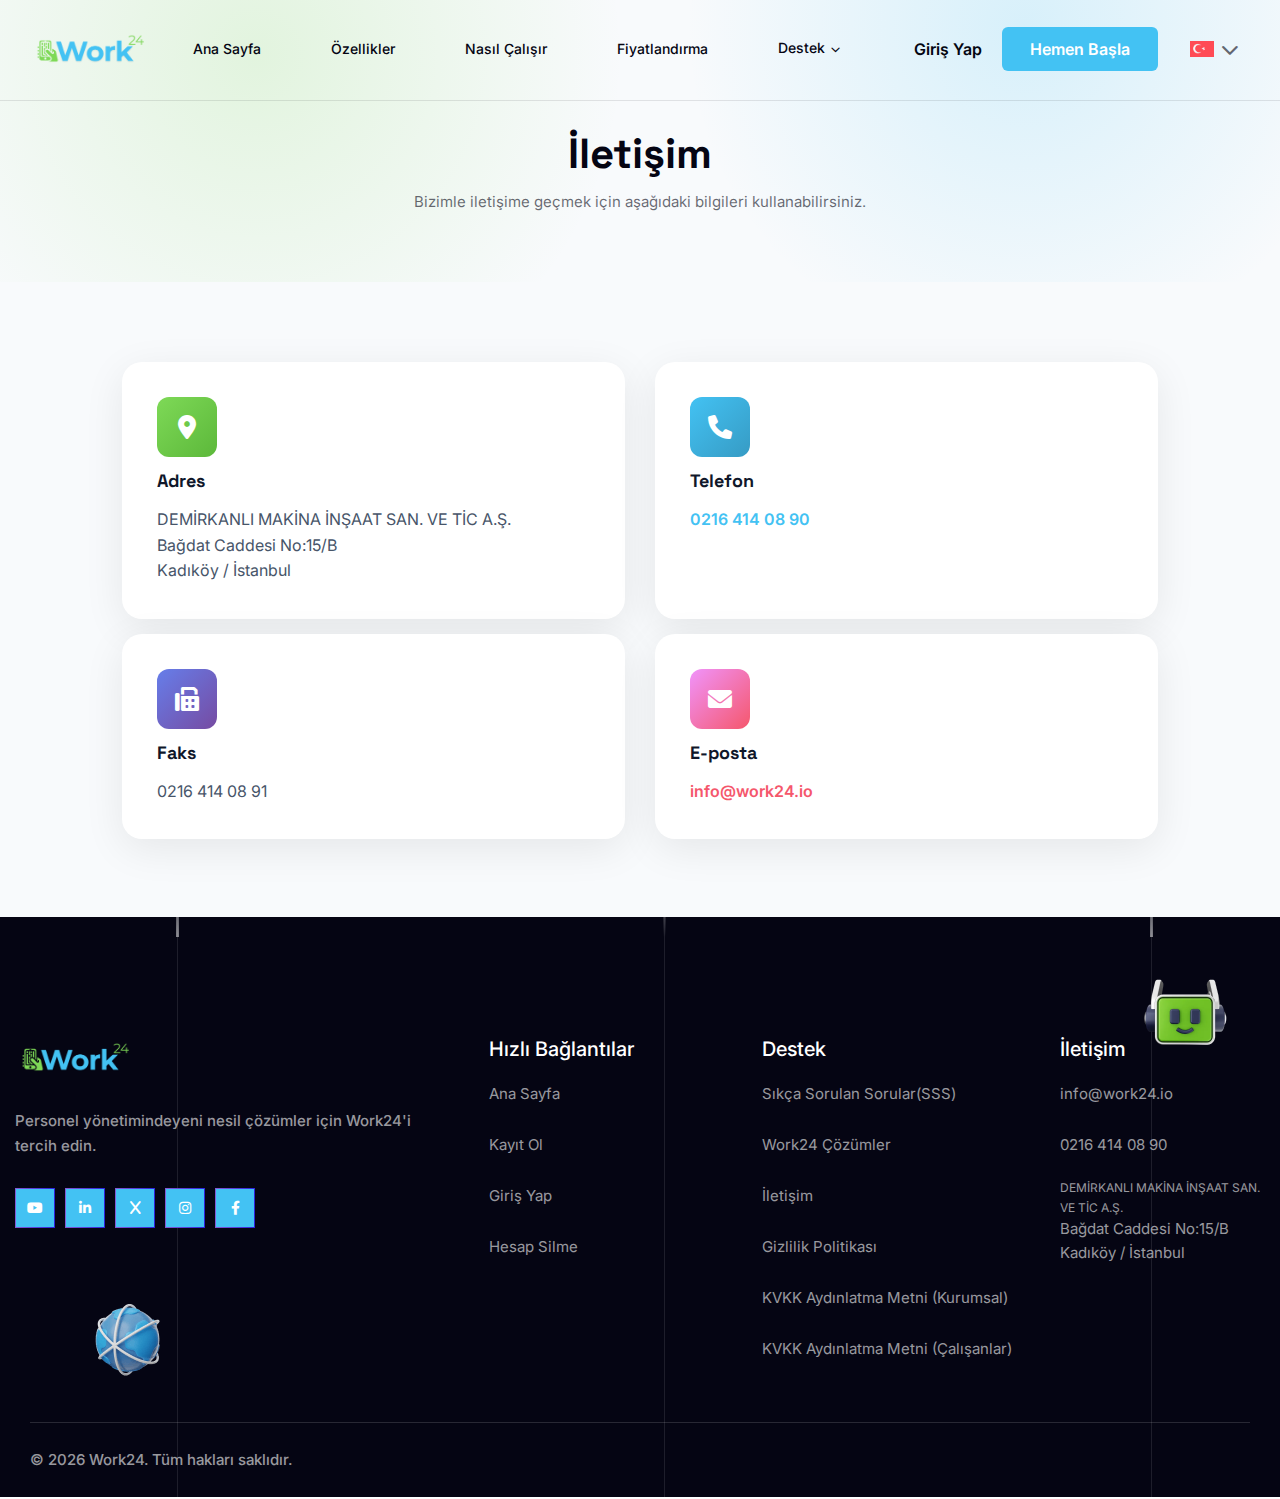
<file: contact.html>
<!doctype html>
<html class="no-js" lang="tr">

<head>
    <meta charset="utf-8">
    <meta http-equiv="x-ua-compatible" content="ie=edge">
    <title>İletişim - Contact | Work24</title>
    <meta name="description" content="Work24 İletişim Bilgileri">
    <meta name="author" content="soukhinkhan">
    <meta name="viewport" content="width=device-width, initial-scale=1">
    <link rel="icon" type="image/png" href="favicon.png" />
    <link rel="preconnect" href="https://fonts.googleapis.com">
    <link rel="preconnect" href="https://fonts.gstatic.com" crossorigin>
    <link href="https://fonts.googleapis.com/css2?family=Sofia&display=swap" rel="stylesheet">
    <link rel="stylesheet" href="assets/css/vendor/bootstrap.min.css">
    <link rel="stylesheet" href="assets/css/vendor/animate.min.css">
    <link rel="stylesheet" href="assets/css/vendor/odometer.min.css">
    <link rel="stylesheet" href="assets/css/plugins/swiper.min.css">
    <link rel="stylesheet" href="assets/css/vendor/magnific-popup.css">
    <link rel="stylesheet" href="assets/css/vendor/fontawesome-pro.css">
    <link rel="stylesheet" href="assets/css/vendor/spacing.css">
    <link rel="stylesheet" href="assets/css/vendor/custom-font.css">
    <link rel="stylesheet" href="assets/css/main.css">
    <link rel="stylesheet" href="assets/css/custom.css">
</head>

<body>
    <!-- Backtotop start -->
    <div class="backtotop-wrap cursor-pointer">
        <svg class="backtotop-circle svg-content" width="100%" height="100%" viewBox="-1 -1 102 102">
            <path d="M50,1 a49,49 0 0,1 0,98 a49,49 0 0,1 0,-98" />
        </svg>
    </div>
    <!-- Backtotop end -->

    <!-- Header start -->
    <header>
        <div id="header-sticky" class="header header-6 header-8">
            <div class="container">
                <div class="mega__menu-wrapper p-relative">
                    <div class="header__main header2__main header-6__main">
                        <div class="header__left">
                            <div class="header__logo">
                                <a href="index.html">
                                    <div class="logo">
                                        <img src="assets/imgs/logo/logo_work24.png" alt="Work24 Logo">
                                    </div>
                                </a>
                            </div>
                        </div>
                        <div class="header__middle header-3__middle">
                            <nav class="main-menu d-none d-xl-block">
                                <ul class="menu-list">
                                    <li><a href="index.html#home" class="menu-link" data-translate="menu_home">Ana
                                            Sayfa</a></li>
                                    <li><a href="index.html#features" class="menu-link"
                                            data-translate="menu_features">Özellikler</a></li>
                                    <li><a href="index.html#how-it-works" class="menu-link"
                                            data-translate="menu_how_it_works">Nasıl Çalışır</a></li>
                                    <li><a href="index.html#pricing" class="menu-link"
                                            data-translate="menu_pricing">Fiyatlandırma</a></li>
                                    <li class="menu-item-has-children">
                                        <a href="#" class="menu-link" data-translate="menu_support">Destek</a>
                                        <ul class="sub-menu">
                                            <li><a href="faq.html" data-translate="menu_faq">Sıkça Sorulan Sorular</a>
                                            </li>
                                            <li><a href="solutions.html" data-translate="menu_solutions">WORK24
                                                    Çözümler</a></li>
                                            <li><a href="contact.html" data-tr="tr">İletişim</a><a href="contact.html"
                                                    data-tr="en" style="display: none;">Contact</a></li>
                                        </ul>
                                    </li>
                                </ul>
                            </nav>
                        </div>
                        <div class="header__right header-8__right">
                            <div class="header__action d-flex align-items-center">
                                <div class="contact d-none d-xl-inline-flex">
                                    <a href="https://app.work24.io/signin" data-translate="go_to_signin">Giriş Yap</a>
                                </div>
                                <div class="header__btn-wrap header-8__btn d-none d-xl-inline-flex">
                                    <a href="https://app.work24.io/signup" class="rr-btn"
                                        data-translate="get_started">Hemen
                                        Başla</a>
                                </div>
                                <div class="language-selector d-none d-xl-block">
                                    <div class="language-button" onclick="toggleLanguageMenu()">
                                        <img src="assets/imgs/flags/en.png" alt="EN" class="flag-icon" id="currentFlag">
                                        <i class="fa-solid fa-chevron-down"></i>
                                    </div>
                                    <div class="language-menu" id="languageMenu">
                                        <div class="language-option" onclick="selectLanguage('tr')">
                                            <img src="assets/imgs/flags/tr.png" alt="TR" class="flag-icon">
                                            <span>Türkçe</span>
                                        </div>
                                        <div class="language-option" onclick="selectLanguage('en')">
                                            <img src="assets/imgs/flags/en.png" alt="EN" class="flag-icon">
                                            <span>English</span>
                                        </div>
                                    </div>
                                </div>
                            </div>
                            <div class="header__hamburger ml-20 mr-20 d-xl-none">
                                <button type="button" class="hamburger-btn" data-bs-toggle="offcanvas"
                                    data-bs-target="#offcanvasMenu">
                                    <span></span>
                                    <span></span>
                                    <span></span>
                                </button>
                            </div>
                        </div>
                    </div>
                </div>
            </div>
        </div>
        </div>
    </header>

    <div id="popup-search-box">
        <div class="box-inner-wrap d-flex align-items-center">
            <form id="form" action="#" method="get" role="search">
                <input id="popup-search" type="text" name="s" placeholder="Type keywords here...">
            </form>
            <div class="search-close"><i class="fa-sharp fa-regular fa-xmark"></i></div>
        </div>
    </div>
    <!-- Header end -->

    <!-- Offcanvas Mobile Menu -->
    <div class="offcanvas offcanvas-end" tabindex="-1" id="offcanvasMenu" aria-labelledby="offcanvasMenuLabel">
        <div class="offcanvas-header">
            <div class="offcanvas-logo">
                <img src="assets/imgs/logo/logo_work24.png" alt="Work24 Logo">
            </div>
            <button type="button" class="btn-close" data-bs-dismiss="offcanvas" aria-label="Close"></button>
        </div>
        <div class="offcanvas-body">
            <nav class="mobile-menu-nav">
                <ul class="mobile-menu-list">
                    <li><a href="index.html#home" class="mobile-menu-link" data-translate="menu_home"
                            data-bs-dismiss="offcanvas">Ana Sayfa</a></li>
                    <li><a href="index.html#features" class="mobile-menu-link" data-translate="menu_features"
                            data-bs-dismiss="offcanvas">Özellikler</a></li>
                    <li><a href="index.html#how-it-works" class="mobile-menu-link" data-translate="menu_how_it_works"
                            data-bs-dismiss="offcanvas">Nasıl Çalışır</a></li>
                    <li><a href="index.html#pricing" class="mobile-menu-link" data-translate="menu_pricing"
                            data-bs-dismiss="offcanvas">Fiyatlandırma</a></li>
                    <li class="mobile-menu-item-has-children">
                        <a href="#" class="mobile-menu-link" data-translate="menu_support">Destek</a>
                        <ul class="mobile-sub-menu">
                            <li><a href="faq.html" class="mobile-menu-link" data-translate="menu_faq"
                                    data-bs-dismiss="offcanvas">Sıkça Sorulan Sorular(SSS)</a></li>
                            <li><a href="solutions.html" class="mobile-menu-link" data-translate="menu_solutions"
                                    data-bs-dismiss="offcanvas">Work24 Çözümler</a></li>
                            <li><a href="contact.html" class="mobile-menu-link" data-tr="tr"
                                    data-bs-dismiss="offcanvas">İletişim</a><a href="contact.html"
                                    class="mobile-menu-link" data-tr="en" style="display: none;"
                                    data-bs-dismiss="offcanvas">Contact</a></li>
                        </ul>
                    </li>
                </ul>
            </nav>
            <div class="mobile-language-selector">
                <div class="mobile-language-button" onclick="toggleMobileLanguageMenu()">
                    <img src="assets/imgs/flags/en.png" alt="EN" class="flag-icon" id="mobileCurrentFlag">
                    <span id="mobileCurrentLang">English</span>
                    <i class="fa-solid fa-chevron-down"></i>
                </div>
                <div class="mobile-language-menu" id="mobileLanguageMenu">
                    <div class="mobile-language-option" onclick="selectMobileLanguage('tr')">
                        <img src="assets/imgs/flags/tr.png" alt="TR" class="flag-icon">
                        <span>Türkçe</span>
                    </div>
                    <div class="mobile-language-option" onclick="selectMobileLanguage('en')">
                        <img src="assets/imgs/flags/en.png" alt="EN" class="flag-icon">
                        <span>English</span>
                    </div>
                </div>
            </div>
            <div class="mobile-menu-actions">
                <a href="https://app.work24.io/signin" class="mobile-menu-btn mobile-menu-btn-secondary"
                    data-translate="go_to_signin">Giriş Yap</a>
                <a href="https://app.work24.io/signup" class="mobile-menu-btn mobile-menu-btn-primary"
                    data-translate="get_started">Hemen Başla</a>
            </div>
        </div>
    </div>
    <!-- Offcanvas Mobile Menu end -->

    <main>
        <!-- Hero Section -->
        <section class="support-hero">
            <div class="container">
                <div class="row">
                    <div class="col-12 text-center">
                        <h1 class="banner-8__title" data-tr="tr">İletişim</h1>
                        <h1 class="banner-8__title" data-tr="en" style="display: none;">Contact</h1>
                        <p class="banner" data-tr="tr">Bizimle iletişime geçmek için aşağıdaki bilgileri
                            kullanabilirsiniz.</p>
                        <p class="banner" data-tr="en" style="display: none;">You can use the following
                            information to contact us.</p>
                    </div>
                </div>
            </div>
        </section>

        <!-- Contact Information Section -->
        <section class="contact-section" style="padding: 80px 0; background: #f8fafc;">
            <div class="container">
                <div class="row justify-content-center">
                    <div class="col-lg-10">


                        <!-- Contact Cards Grid -->
                        <div class="row g-4">
                            <!-- Address Card -->
                            <div class="col-md-6">
                                <div class="contact-card"
                                    style="background: white; border-radius: 20px; padding: 35px; box-shadow: 0 10px 40px rgba(0, 0, 0, 0.08); height: 100%; transition: transform 0.3s ease, box-shadow 0.3s ease;">
                                    <div class="contact-icon mb-3"
                                        style="width: 60px; height: 60px; background: linear-gradient(135deg, #7ed957 0%, #5cb83a 100%); border-radius: 12px; display: flex; align-items: center; justify-content: center; margin-bottom: 20px;">
                                        <i class="fa-solid fa-location-dot" style="font-size: 24px; color: white;"></i>
                                    </div>
                                    <h4 class="contact-title"
                                        style="font-size: 18px; font-weight: 700; color: #0f172a; margin-bottom: 12px;"
                                        data-tr="tr">Adres</h4>
                                    <h4 class="contact-title"
                                        style="font-size: 18px; font-weight: 700; color: #0f172a; margin-bottom: 12px; display: none;"
                                        data-tr="en">Address</h4>

                                    <p class="contact-value"
                                        style="font-size: 16px; color: #475569; line-height: 1.6; margin: 0;">
                                        DEMİRKANLI MAKİNA İNŞAAT SAN. VE TİC A.Ş.</p>
                                    <p class="contact-value"
                                        style="font-size: 16px; color: #475569; line-height: 1.6; margin: 0;">
                                        Bağdat Caddesi No:15/B<br>Kadıköy / İstanbul</p>
                                </div>
                            </div>

                            <!-- Phone Card -->
                            <div class="col-md-6">
                                <div class="contact-card"
                                    style="background: white; border-radius: 20px; padding: 35px; box-shadow: 0 10px 40px rgba(0, 0, 0, 0.08); height: 100%; transition: transform 0.3s ease, box-shadow 0.3s ease;">
                                    <div class="contact-icon mb-3"
                                        style="width: 60px; height: 60px; background: linear-gradient(135deg, #43c2f3 0%, #369bc4 100%); border-radius: 12px; display: flex; align-items: center; justify-content: center; margin-bottom: 20px;">
                                        <i class="fa-solid fa-phone" style="font-size: 24px; color: white;"></i>
                                    </div>
                                    <h4 class="contact-title"
                                        style="font-size: 18px; font-weight: 700; color: #0f172a; margin-bottom: 12px;"
                                        data-tr="tr">Telefon</h4>
                                    <h4 class="contact-title"
                                        style="font-size: 18px; font-weight: 700; color: #0f172a; margin-bottom: 12px; display: none;"
                                        data-tr="en">Phone</h4>
                                    <p class="contact-value"
                                        style="font-size: 16px; color: #475569; line-height: 1.6; margin: 0;">
                                        <a href="tel:02164140890"
                                            style="color: #43c2f3; text-decoration: none; font-weight: 600;">0216 414 08
                                            90</a>
                                    </p>
                                </div>
                            </div>

                            <!-- Fax Card -->
                            <div class="col-md-6">
                                <div class="contact-card"
                                    style="background: white; border-radius: 20px; padding: 35px; box-shadow: 0 10px 40px rgba(0, 0, 0, 0.08); height: 100%; transition: transform 0.3s ease, box-shadow 0.3s ease;">
                                    <div class="contact-icon mb-3"
                                        style="width: 60px; height: 60px; background: linear-gradient(135deg, #667eea 0%, #764ba2 100%); border-radius: 12px; display: flex; align-items: center; justify-content: center; margin-bottom: 20px;">
                                        <i class="fa-solid fa-fax" style="font-size: 24px; color: white;"></i>
                                    </div>
                                    <h4 class="contact-title"
                                        style="font-size: 18px; font-weight: 700; color: #0f172a; margin-bottom: 12px;"
                                        data-tr="tr">Faks</h4>
                                    <h4 class="contact-title"
                                        style="font-size: 18px; font-weight: 700; color: #0f172a; margin-bottom: 12px; display: none;"
                                        data-tr="en">Fax</h4>
                                    <p class="contact-value"
                                        style="font-size: 16px; color: #475569; line-height: 1.6; margin: 0;">
                                        0216 414 08 91</p>
                                </div>
                            </div>

                            <!-- Email Card -->
                            <div class="col-md-6">
                                <div class="contact-card"
                                    style="background: white; border-radius: 20px; padding: 35px; box-shadow: 0 10px 40px rgba(0, 0, 0, 0.08); height: 100%; transition: transform 0.3s ease, box-shadow 0.3s ease;">
                                    <div class="contact-icon mb-3"
                                        style="width: 60px; height: 60px; background: linear-gradient(135deg, #f093fb 0%, #f5576c 100%); border-radius: 12px; display: flex; align-items: center; justify-content: center; margin-bottom: 20px;">
                                        <i class="fa-solid fa-envelope" style="font-size: 24px; color: white;"></i>
                                    </div>
                                    <h4 class="contact-title"
                                        style="font-size: 18px; font-weight: 700; color: #0f172a; margin-bottom: 12px;"
                                        data-tr="tr">E-posta</h4>
                                    <h4 class="contact-title"
                                        style="font-size: 18px; font-weight: 700; color: #0f172a; margin-bottom: 12px; display: none;"
                                        data-tr="en">Email</h4>
                                    <p class="contact-value"
                                        style="font-size: 16px; color: #475569; line-height: 1.6; margin: 0;">
                                        <a href="mailto:info@work24.io"
                                            style="color: #f5576c; text-decoration: none; font-weight: 600;">info@work24.io</a>
                                    </p>
                                </div>
                            </div>
                        </div>
                    </div>
                </div>
            </div>
        </section>

        <!-- Footer area start -->
        <footer>
            <section class="footer-2 footer-8 overflow-hidden p-relative z-1">
                <div class="footer-8__shapes">
                    <div class="footer-8__shape-1 footer-8__shape upDown">
                        <img src="assets/imgs/shapes/footer-8-shape-1.png" alt="">
                    </div>
                    <div class="footer-8__shape-2 footer-8__shape rightLeft">
                        <img src="assets/imgs/shapes/footer-8-shape-2.png" alt="">
                    </div>

                    <div class="footer-8__border__box footer-8__border__box-1">
                        <div class="footer-8__border__shape"></div>
                    </div>
                    <div class="footer-8__border__box footer-8__border__box-2">
                        <div class="footer-8__border__shape footer-8__border__shape-2"></div>
                    </div>
                    <div class="footer-8__border__box footer-8__border__box-3">
                        <div class="footer-8__border__shape"></div>
                    </div>
                </div>
                <div class="container">
                    <div class="row footer-2__wrap p-relative">
                        <div class="col-xl-4 col-lg-3 col-md-6 col-sm-6">
                            <div class="footer-2__widget">
                                <div class="footer-2__logo mb-30">
                                    <a href="index.html">
                                        <img src="assets/imgs/logo/logo_work24.png" alt="Work24 Logo">
                                    </a>
                                </div>
                                <div class="footer-2__content">
                                    <p class="dec" data-tr="tr">Personel yönetiminde<br>yeni nesil
                                        çözümler için<br>
                                        Work24'i tercih edin.</p>
                                    <p class="dec" data-tr="en" style="display: none;">Choose Work24 for<br>next
                                        generation solutions<br>in employee management.</p>
                                </div>
                                <div class="footer-2__social mt-30">
                                    <ul>
                                        <li>
                                            <a href="https://www.youtube.com/@Work24pdks" target="_blank"
                                                rel="noopener noreferrer" class="rr-btn social-youtube">
                                                <i class="fa-brands fa-youtube"></i>
                                            </a>
                                        </li>
                                        <li>
                                            <a href="https://www.linkedin.com/company/work24global/?lipi=urn%3Ali%3Apage%3Ad_flagship3_company%3BdTuvPVUpS%2FWdjovsgF9bxw%3D%3D"
                                                target="_blank" rel="noopener noreferrer"
                                                class="rr-btn social-linkedin">
                                                <i class="fa-brands fa-linkedin-in"></i>
                                            </a>
                                        </li>
                                        <li>
                                            <a href="https://x.com/work24pdks?s=11" target="_blank"
                                                rel="noopener noreferrer" class="rr-btn social-x">
                                                <i class="fa-brands fa-x"></i>
                                            </a>
                                        </li>
                                        <li>
                                            <a href="https://www.instagram.com/work24._/" target="_blank"
                                                rel="noopener noreferrer" class="rr-btn social-instagram">
                                                <i class="fa-brands fa-instagram"></i>
                                            </a>
                                        </li>
                                        <li>
                                            <a href="https://www.facebook.com/people/Work24/61586505350252/"
                                                target="_blank" rel="noopener noreferrer"
                                                class="rr-btn social-facebook">
                                                <i class="fa-brands fa-facebook-f"></i>
                                            </a>
                                        </li>
                                    </ul>
                                </div>
                            </div>
                        </div>
                        <div class="col-xl-3 col-lg-3 col-md-6 col-sm-6">
                            <div class="footer-2__widget footer-4__widget-2th-left">
                                <div class="footer-2__widget-title mb-15 mb-md-10 mb-sm-10 mb-xs-10">
                                    <h4 data-tr="tr">Hızlı Bağlantılar</h4>
                                    <h4 data-tr="en" style="display: none;">Quick Links</h4>
                                </div>
                                <div class="footer-2__link">
                                    <ul>
                                        <li><a href="index.html" data-tr="tr">Ana Sayfa</a><a href="index.html"
                                                data-tr="en" style="display: none;">Home</a></li>
                                        <li><a href="https://app.work24.io/signup" data-tr="tr">Kayıt Ol</a><a
                                                href="https://app.work24.io/signup" data-tr="en">Sign Up</a></li>
                                        <li><a href="https://app.work24.io/signin" data-tr="tr">Giriş Yap</a><a
                                                href="https://app.work24.io/signin" data-tr="en">Sign In</a></li>
                                        <li><a href="delete-account.html" data-tr="tr">Hesap Silme</a><a
                                                href="delete-account.html" data-tr="en" style="display: none;">Delete
                                                Account</a></li>
                                    </ul>
                                </div>
                            </div>
                        </div>
                        <div class="col-xl-3 col-lg-3 col-md-6 col-sm-6">
                            <div class="footer-2__widget footer-4__widget-3th-left">
                                <div class="footer-2__widget-title mb-15 mb-md-10 mb-sm-10 mb-xs-10">
                                    <h4 data-tr="tr">Destek</h4>
                                    <h4 data-tr="en" style="display: none;">Support</h4>
                                </div>
                                <div class="footer-2__link">
                                    <ul>
                                        <li><a href="faq.html" data-tr="tr">Sıkça Sorulan Sorular(SSS)</a><a
                                                href="faq.html" data-tr="en" style="display: none;">Frequently Asked
                                                Questions(SSS)</a></li>
                                        <li><a href="solutions.html" data-tr="tr">Work24 Çözümler</a><a
                                                href="solutions.html" data-tr="en" style="display: none;">Work24
                                                Solutions</a></li>
                                        <li><a href="contact.html" data-tr="tr">İletişim</a><a href="contact.html"
                                                data-tr="en" style="display: none;">Contact</a></li>
                                        <li><a href="privacy.html" data-tr="tr">Gizlilik Politikası</a><a
                                                href="privacy.html" data-tr="en" style="display: none;">Privacy
                                                Policy</a></li>
                                        <li><a href="kvkk-clarification-notice-corporate.html" data-tr="tr">KVKK
                                                Aydınlatma Metni (Kurumsal)</a><a
                                                href="kvkk-clarification-notice-corporate.html" data-tr="en"
                                                style="display: none;">KVKK Clarification Notice (Corporate)</a></li>
                                        <li><a href="kvkk-clarification-notice-employees.html" data-tr="tr">KVKK
                                                Aydınlatma Metni (Çalışanlar)</a><a
                                                href="kvkk-clarification-notice-employees.html" data-tr="en"
                                                style="display: none;">KVKK Clarification Notice (Employees)</a></li>
                                    </ul>
                                </div>
                            </div>
                        </div>
                        <div class="col-xl-2 col-lg-3 col-md-6 col-sm-6">
                            <div class="footer-2__widget footer-4__widget footer-4__widget-4th-left">
                                <div class="footer-2__widget-title mb-15 mb-md-10 mb-sm-10 mb-xs-10">
                                    <h4 data-tr="tr">İletişim</h4>
                                    <h4 data-tr="en" style="display: none;">Contact</h4>
                                </div>
                                <div class="footer-2__link">
                                    <ul>
                                        <li><a href="mailto:info@work24.io">info@work24.io</a></li>
                                        <li><a href="tel:02164140890">0216 414 08 90</a></li>
                                        <li>
                                            <a>
                                                <div style="line-height: 1.6;">
                                                    <div style="font-size: 12px;">DEMİRKANLI MAKİNA İNŞAAT SAN. VE
                                                        TİC A.Ş.</div>
                                                    <div>Bağdat Caddesi No:15/B</div>
                                                    <div>Kadıköy / İstanbul</div>
                                                </div>
                                            </a>
                                        </li>
                                    </ul>
                                </div>

                            </div>
                        </div>
                    </div>
                    <div class="footer-2__bottom-wrapper">
                        <div class="container">
                            <div class="footer-2__bottom">
                                <div class="footer-2__copyright">
                                    <p data-tr="tr">&copy; 2026 Work24. Tüm hakları saklıdır.</p>
                                    <p data-tr="en" style="display: none;">&copy; 2026 Work24. All rights reserved.</p>
                                </div>

                            </div>
                        </div>
                    </div>
                </div>
            </section>
        </footer>
        <!-- Footer area end -->
    </main>


    <!-- JS here -->
    <script src="assets/js/vendor/jquery-3.7.1.min.js"></script>
    <script src="assets/js/vendor/chroma.min.js"></script>
    <script src="assets/js/plugins/waypoints.min.js"></script>
    <script src="assets/js/vendor/bootstrap.bundle.min.js"></script>
    <script src="assets/js/plugins/meanmenu.min.js"></script>
    <script src="assets/js/plugins/swiper.min.js"></script>
    <script src="assets/js/plugins/gsap.js"></script>
    <script src="assets/js/plugins/ScrollSmoother.js"></script>
    <script src="assets/js/plugins/ScrollToPlugin.js"></script>
    <script src="assets/js/plugins/ScrollTrigger.js"></script>
    <script src="assets/js/plugins/SplitText.js"></script>
    <script src="assets/js/plugins/wow.js"></script>
    <script src="assets/js/vendor/magnific-popup.min.js"></script>
    <script src="assets/js/vendor/type.js"></script>
    <script src="assets/js/vendor/vanilla-tilt.js"></script>
    <script src="assets/js/plugins/nice-select.min.js"></script>
    <script src="assets/js/vendor/odometer.min.js"></script>
    <script src="assets/js/vendor/jquery-ui.min.js"></script>
    <script src="assets/js/plugins/parallax-scroll.js"></script>
    <script src="assets/js/plugins/jquery.countdown.min.js"></script>
    <script src="assets/js/plugins/isotope-docs.min.js"></script>
    <script src="assets/js/vendor/ajax-form.js"></script>
    <script src="assets/js/main.js"></script>
    <script src="assets/js/translations.js"></script>
    <script src="assets/js/custom.js"></script>

    <script>
        function changeLanguage() {
            const langSelect = document.getElementById('langSelect');
            if (langSelect) {
                const newLang = langSelect.value;
                updateContent(newLang);
            }
        }

        function updateContent(lang) {
            const elements = document.querySelectorAll('[data-translate]');
            elements.forEach(element => {
                const key = element.getAttribute('data-translate');
                if (translations[lang] && translations[lang][key]) {
                    element.textContent = translations[lang][key];
                }
            });

            // data-tr attribute'ları için
            const trElements = document.querySelectorAll('[data-tr="tr"]');
            const enElements = document.querySelectorAll('[data-tr="en"]');

            if (lang === 'tr') {
                trElements.forEach(el => el.style.display = '');
                enElements.forEach(el => el.style.display = 'none');
            } else {
                trElements.forEach(el => el.style.display = 'none');
                enElements.forEach(el => el.style.display = '');
            }
        }

        // Sayfa yüklendiğinde dil tercihini yükle veya varsayılan dili kullan
        document.addEventListener('DOMContentLoaded', function () {
            const savedLang = localStorage.getItem('work24_language') || 'tr';
            updateContent(savedLang);
            // Bayrağı da güncelle
            const currentFlag = document.getElementById('currentFlag');
            if (currentFlag) {
                currentFlag.src = `assets/imgs/flags/${savedLang}.png`;
            }
            // Mobil dil menüsünü de güncelle
            const mobileCurrentFlag = document.getElementById('mobileCurrentFlag');
            const mobileCurrentLang = document.getElementById('mobileCurrentLang');
            if (mobileCurrentFlag) {
                mobileCurrentFlag.src = `assets/imgs/flags/${savedLang}.png`;
            }
            if (mobileCurrentLang) {
                mobileCurrentLang.textContent = savedLang === 'tr' ? 'Türkçe' : 'English';
            }
        });

        function toggleLanguageMenu() {
            const menu = document.getElementById('languageMenu');
            menu.classList.toggle('show');
        }

        function selectLanguage(lang) {
            const menu = document.getElementById('languageMenu');
            const currentFlag = document.getElementById('currentFlag');

            // Dil tercihini localStorage'a kaydet
            localStorage.setItem('work24_language', lang);

            // Bayrak ve dil adını güncelle
            currentFlag.src = `assets/imgs/flags/${lang}.png`;

            // Menüyü kapat
            menu.classList.remove('show');

            // İçeriği güncelle
            updateContent(lang);
        }

        // Sayfa dışına tıklandığında menüyü kapat
        document.addEventListener('click', function (event) {
            const menu = document.getElementById('languageMenu');
            const languageButton = document.querySelector('.language-button');

            if (!languageButton.contains(event.target) && menu.classList.contains('show')) {
                menu.classList.remove('show');
            }
        });

        // Mobile Language Menu Functions
        function toggleMobileLanguageMenu() {
            const menu = document.getElementById('mobileLanguageMenu');
            menu.classList.toggle('active');
        }

        function selectMobileLanguage(lang) {
            const menu = document.getElementById('mobileLanguageMenu');
            const currentFlag = document.getElementById('mobileCurrentFlag');
            const currentLang = document.getElementById('mobileCurrentLang');

            // Dil tercihini localStorage'a kaydet
            localStorage.setItem('work24_language', lang);

            // Bayrak ve dil adını güncelle
            currentFlag.src = `assets/imgs/flags/${lang}.png`;
            currentLang.textContent = lang === 'tr' ? 'Türkçe' : 'English';

            // Menüyü kapat
            menu.classList.remove('active');

            // İçeriği güncelle
            updateContent(lang);

            // Desktop dil menüsünü de güncelle
            const desktopFlag = document.getElementById('currentFlag');
            if (desktopFlag) {
                desktopFlag.src = `assets/imgs/flags/${lang}.png`;
            }
        }
    </script>

    <!--Start of Tawk.to Script-->
    <script type="text/javascript">
        var Tawk_API = Tawk_API || {}, Tawk_LoadStart = new Date();
        (function () {
            var s1 = document.createElement("script"), s0 = document.getElementsByTagName("script")[0];
            s1.async = true;
            s1.src = 'https://embed.tawk.to/695f778cca4644197ef6b3a0/1jeeelv91';
            s1.charset = 'UTF-8';
            s1.setAttribute('crossorigin', '*');
            s0.parentNode.insertBefore(s1, s0);
        })();
    </script>
    <!--End of Tawk.to Script-->

</body>

</html>
</file>
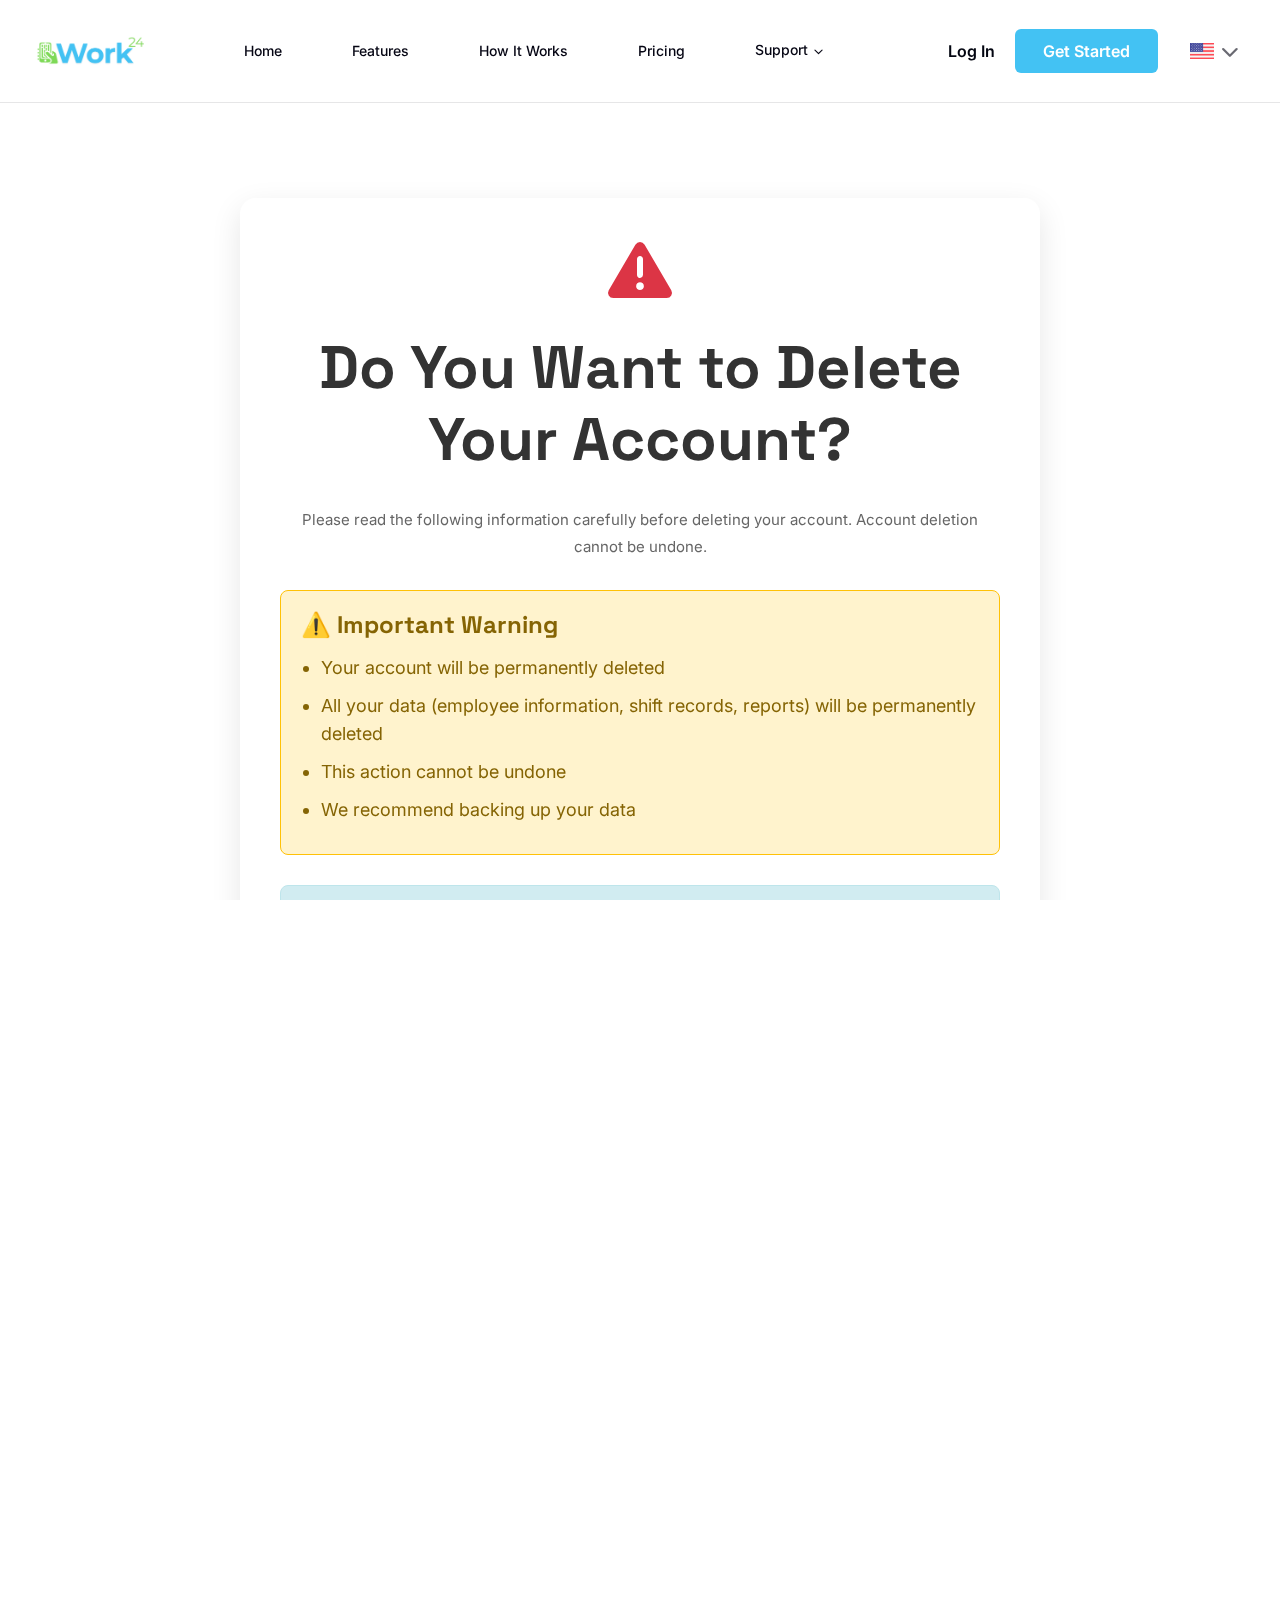
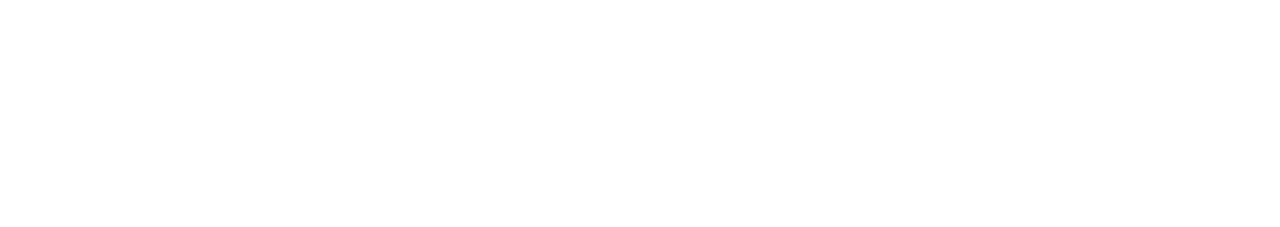
<file: delete-account.html>
<!doctype html>
<html class="no-js" lang="en">

<head>
    <meta charset="utf-8">
    <meta http-equiv="x-ua-compatible" content="ie=edge">
    <title>Hesap Silme - Delete Account | Work24</title>
    <meta name="description" content="Work24 hesabınızı silmek için bu sayfayı kullanın">
    <meta name="author" content="soukhinkhan">
    <meta name="viewport" content="width=device-width, initial-scale=1">
    <!-- Place favicon.ico in the root directory -->
    <link rel="icon" type="image/png" href="favicon.png" />

    <link rel="preconnect" href="https://fonts.googleapis.com">
    <link rel="preconnect" href="https://fonts.gstatic.com" crossorigin>
    <link href="https://fonts.googleapis.com/css2?family=Sofia&display=swap" rel="stylesheet">
    <!-- CSS here -->
    <link rel="stylesheet" href="assets/css/vendor/bootstrap.min.css">
    <link rel="stylesheet" href="assets/css/vendor/animate.min.css">
    <link rel="stylesheet" href="assets/css/vendor/odometer.min.css">
    <link rel="stylesheet" href="assets/css/plugins/swiper.min.css">
    <link rel="stylesheet" href="assets/css/vendor/magnific-popup.css">
    <link rel="stylesheet" href="assets/css/vendor/fontawesome-pro.css">
    <link rel="stylesheet" href="assets/css/vendor/spacing.css">
    <link rel="stylesheet" href="assets/css/vendor/custom-font.css">
    <link rel="stylesheet" href="assets/css/main.css">
    <link rel="stylesheet" href="assets/css/custom.css">

    <style>
        .header__btn-wrap {
            display: flex;
            align-items: center;
            gap: 20px;
        }

        .language-selector {
            position: relative;
        }

        .language-button {
            display: flex;
            align-items: center;
            padding: 8px 12px;
            border: 0px solid #ddd;
            border-radius: 4px;
            background-color: transparent;
            cursor: pointer;
            transition: all 0.3s ease;
        }

        .language-button:hover {
            border-color: #007bff;
        }

        .flag-icon {
            width: 24px;
            height: 16px;
            margin-right: 8px;
            object-fit: cover;
        }

        .language-text {
            font-size: 14px;
            color: #333;
            margin-right: 4px;
        }

        .language-menu {
            display: none;
            position: absolute;
            top: 100%;
            right: 0;
            background-color: white;
            border: 1px solid #ddd;
            border-radius: 4px;
            margin-top: 4px;
            box-shadow: 0 2px 4px rgba(0, 0, 0, 0.1);
            z-index: 1000;
            min-width: 120px;
        }

        .language-menu.show {
            display: block;
        }

        .language-option {
            display: flex;
            align-items: center;
            padding: 8px 12px;
            cursor: pointer;
            transition: background-color 0.3s ease;
        }

        .language-option:hover {
            background-color: #f8f9fa;
        }

        .language-option:first-child {
            border-radius: 4px 4px 0 0;
        }

        .language-option:last-child {
            border-radius: 0 0 4px 4px;
        }

        /* Mobil görünüm için özel stiller */
        @media (max-width: 991px) {
            .header__btn-wrap {
                gap: 10px;
            }

            .language-button {
                padding: 6px 10px;
            }

            .language-text {
                font-size: 13px;
            }

            .flag-icon {
                width: 20px;
                height: 14px;
            }
        }

        .delete-account-container {
            max-width: 800px;
            margin: 80px auto;
            padding: 40px;
            background: white;
            border-radius: 16px;
            box-shadow: 0 10px 30px rgba(0, 0, 0, 0.1);
        }

        .delete-account-icon {
            font-size: 64px;
            color: #dc3545;
            text-align: center;
            margin-bottom: 30px;
        }

        .delete-account-title {
            text-align: center;
            margin-bottom: 30px;
            color: #333;
        }

        .delete-account-description {
            text-align: center;
            color: #666;
            margin-bottom: 30px;
            line-height: 1.8;
        }

        .warning-box {
            background-color: #fff3cd;
            border: 1px solid #ffc107;
            border-radius: 8px;
            padding: 20px;
            margin: 30px 0;
        }

        .warning-box h4 {
            color: #856404;
            margin-bottom: 15px;
        }

        .warning-box ul {
            color: #856404;
            margin: 0;
            padding-left: 20px;
        }

        .warning-box li {
            margin-bottom: 10px;
        }

        .delete-account-button {
            width: 100%;
            padding: 15px;
            background-color: #dc3545;
            color: white;
            border: none;
            border-radius: 8px;
            font-size: 18px;
            font-weight: bold;
            cursor: pointer;
            transition: background-color 0.3s ease;
            margin-top: 30px;
        }

        .delete-account-button:hover {
            background-color: #c82333;
        }

        .cancel-button {
            width: 100%;
            padding: 15px;
            background-color: #6c757d;
            color: white;
            border: none;
            border-radius: 8px;
            font-size: 18px;
            font-weight: bold;
            cursor: pointer;
            transition: background-color 0.3s ease;
            margin-top: 15px;
            text-decoration: none;
            display: block;
            text-align: center;
        }

        .cancel-button:hover {
            background-color: #5a6268;
            color: white;
        }

        .info-box {
            background-color: #d1ecf1;
            border: 1px solid #bee5eb;
            border-radius: 8px;
            padding: 20px;
            margin: 30px 0;
        }

        .info-box p {
            color: #0c5460;
            margin: 0;
        }
    </style>
</head>

<body>
    <!-- Backtotop start -->
    <div class="backtotop-wrap cursor-pointer">
        <svg class="backtotop-circle svg-content" width="100%" height="100%" viewBox="-1 -1 102 102">
            <path d="M50,1 a49,49 0 0,1 0,98 a49,49 0 0,1 0,-98" />
        </svg>
    </div>
    <!-- Backtotop end -->

    <!-- Header start -->
    <header>
        <div id="header-sticky" class="header header-6 header-8">
            <div class="container">
                <div class="mega__menu-wrapper p-relative">
                    <div class="header__main header2__main header-6__main">
                        <div class="header__left">
                            <div class="header__logo">
                                <a href="index.html">
                                    <div class="logo">
                                        <img src="assets/imgs/logo/logo_work24.png" alt="Work24 Logo">
                                    </div>
                                </a>
                            </div>
                        </div>
                        <div class="header__middle header-3__middle">
                            <nav class="main-menu d-none d-xl-block">
                                <ul class="menu-list">
                                    <li><a href="index.html#home" class="menu-link" data-translate="menu_home">Ana
                                            Sayfa</a></li>
                                    <li><a href="index.html#features" class="menu-link"
                                            data-translate="menu_features">Özellikler</a></li>
                                    <li><a href="index.html#how-it-works" class="menu-link"
                                            data-translate="menu_how_it_works">Nasıl Çalışır</a></li>
                                    <li><a href="index.html#pricing" class="menu-link"
                                            data-translate="menu_pricing">Fiyatlandırma</a></li>
                                    <li class="menu-item-has-children">
                                        <a href="#" class="menu-link" data-translate="menu_support">Destek</a>
                                        <ul class="sub-menu">
                                            <li><a href="faq.html" data-translate="menu_faq">Sıkça Sorulan
                                                    Sorular(SSS)</a>
                                            </li>
                                            <li><a href="solutions.html" data-translate="menu_solutions">Work24
                                                    Çözümler</a></li>
                                        </ul>
                                    </li>
                                </ul>
                            </nav>
                        </div>
                        <div class="header__right header-8__right">
                            <div class="header__action d-flex align-items-center">
                                <div class="contact d-none d-xl-inline-flex">
                                    <a href="https://app.work24.io/signin" data-translate="go_to_signin">Giriş Yap</a>
                                </div>
                                <div class="header__btn-wrap header-8__btn d-none d-xl-inline-flex">
                                    <a href="https://app.work24.io/signup" class="rr-btn"
                                        data-translate="get_started">Hemen
                                        Başla</a>
                                </div>
                                <div class="language-selector d-none d-xl-block">
                                    <div class="language-button" onclick="toggleLanguageMenu()">
                                        <img src="assets/imgs/flags/en.png" alt="EN" class="flag-icon" id="currentFlag">
                                        <i class="fa-solid fa-chevron-down"></i>
                                    </div>
                                    <div class="language-menu" id="languageMenu">
                                        <div class="language-option" onclick="selectLanguage('tr')">
                                            <img src="assets/imgs/flags/tr.png" alt="TR" class="flag-icon">
                                            <span>Türkçe</span>
                                        </div>
                                        <div class="language-option" onclick="selectLanguage('en')">
                                            <img src="assets/imgs/flags/en.png" alt="EN" class="flag-icon">
                                            <span>English</span>
                                        </div>
                                    </div>
                                </div>
                            </div>
                            <div class="header__hamburger ml-20 mr-20 d-xl-none">
                                <button type="button" class="hamburger-btn" data-bs-toggle="offcanvas"
                                    data-bs-target="#offcanvasMenu">
                                    <span></span>
                                    <span></span>
                                    <span></span>
                                </button>
                            </div>
                        </div>
                    </div>
                </div>
            </div>
        </div>
        </div>
    </header>

    <div id="popup-search-box">
        <div class="box-inner-wrap d-flex align-items-center">
            <form id="form" action="#" method="get" role="search">
                <input id="popup-search" type="text" name="s" placeholder="Type keywords here...">
            </form>
            <div class="search-close"><i class="fa-sharp fa-regular fa-xmark"></i></div>
        </div>
    </div>
    <!-- Header end -->

    <!-- Offcanvas Mobile Menu -->
    <div class="offcanvas offcanvas-end" tabindex="-1" id="offcanvasMenu" aria-labelledby="offcanvasMenuLabel">
        <div class="offcanvas-header">
            <div class="offcanvas-logo">
                <img src="assets/imgs/logo/logo_work24.png" alt="Work24 Logo">
            </div>
            <button type="button" class="btn-close" data-bs-dismiss="offcanvas" aria-label="Close"></button>
        </div>
        <div class="offcanvas-body">
            <nav class="mobile-menu-nav">
                <ul class="mobile-menu-list">
                    <li><a href="index.html#home" class="mobile-menu-link" data-translate="menu_home"
                            data-bs-dismiss="offcanvas">Ana Sayfa</a></li>
                    <li><a href="index.html#features" class="mobile-menu-link" data-translate="menu_features"
                            data-bs-dismiss="offcanvas">Özellikler</a></li>
                    <li><a href="index.html#how-it-works" class="mobile-menu-link" data-translate="menu_how_it_works"
                            data-bs-dismiss="offcanvas">Nasıl Çalışır</a></li>
                    <li><a href="index.html#pricing" class="mobile-menu-link" data-translate="menu_pricing"
                            data-bs-dismiss="offcanvas">Fiyatlandırma</a></li>
                    <li class="mobile-menu-item-has-children">
                        <a href="#" class="mobile-menu-link" data-translate="menu_support">Destek</a>
                        <ul class="mobile-sub-menu">
                            <li><a href="faq.html" class="mobile-menu-link" data-translate="menu_faq"
                                    data-bs-dismiss="offcanvas">Sıkça Sorulan Sorular(SSS)</a></li>
                            <li><a href="solutions.html" class="mobile-menu-link" data-translate="menu_solutions"
                                    data-bs-dismiss="offcanvas">Work24 Çözümler</a></li>
                        </ul>
                    </li>
                </ul>
            </nav>
            <div class="mobile-language-selector">
                <div class="mobile-language-button" onclick="toggleMobileLanguageMenu()">
                    <img src="assets/imgs/flags/en.png" alt="EN" class="flag-icon" id="mobileCurrentFlag">
                    <span id="mobileCurrentLang">English</span>
                    <i class="fa-solid fa-chevron-down"></i>
                </div>
                <div class="mobile-language-menu" id="mobileLanguageMenu">
                    <div class="mobile-language-option" onclick="selectMobileLanguage('tr')">
                        <img src="assets/imgs/flags/tr.png" alt="TR" class="flag-icon">
                        <span>Türkçe</span>
                    </div>
                    <div class="mobile-language-option" onclick="selectMobileLanguage('en')">
                        <img src="assets/imgs/flags/en.png" alt="EN" class="flag-icon">
                        <span>English</span>
                    </div>
                </div>
            </div>
            <div class="mobile-menu-actions">
                <a href="https://app.work24.io/signin" class="mobile-menu-btn mobile-menu-btn-secondary"
                    data-translate="go_to_signin" data-bs-dismiss="offcanvas">Giriş Yap</a>
                <a href="https://app.work24.io/signup" class="mobile-menu-btn mobile-menu-btn-primary"
                    data-translate="get_started" data-bs-dismiss="offcanvas">Hemen Başla</a>
            </div>
        </div>
    </div>

    <!-- Body main wrapper start -->
    <div id="smooth-wrapper">
        <div id="smooth-content">
            <main>
                <!-- Delete Account Section start -->
                <section class="section-space">
                    <div class="container">
                        <div class="delete-account-container">
                            <div class="delete-account-icon">
                                <i class="fa-solid fa-triangle-exclamation"></i>
                            </div>

                            <h1 class="delete-account-title" data-translate="delete_account_title">
                                Hesabınızı Silmek İstiyor musunuz?
                            </h1>

                            <p class="delete-account-description" data-translate="delete_account_description">
                                Hesabınızı silmeden önce lütfen aşağıdaki bilgileri dikkatle okuyun. Hesap silme işlemi
                                geri alınamaz.
                            </p>

                            <div class="warning-box">
                                <h4 data-translate="warning_title">⚠️ Önemli Uyarı</h4>
                                <ul>
                                    <li data-tr="tr">Hesabınız kalıcı olarak silinecektir</li>
                                    <li data-tr="en" style="display: none;">Your account will be permanently deleted
                                    </li>
                                    <li data-tr="tr">Tüm verileriniz (çalışan bilgileri, vardiya kayıtları, raporlar)
                                        kalıcı olarak silinecektir</li>
                                    <li data-tr="en" style="display: none;">All your data (employee information, shift
                                        records, reports) will be permanently deleted</li>
                                    <li data-tr="tr">Bu işlem geri alınamaz</li>
                                    <li data-tr="en" style="display: none;">This action cannot be undone</li>
                                    <li data-tr="tr">Yedekleme yapmanızı öneririz</li>
                                    <li data-tr="en" style="display: none;">We recommend backing up your data</li>
                                </ul>
                            </div>

                            <div class="info-box">
                                <p data-translate="delete_account_info">
                                    Hesabınızı silmek için lütfen bizimle e-posta yoluyla iletişime geçin. Hesap silme
                                    talebinizi <strong>info@work24.io</strong> adresine gönderin.
                                    Talebiniz incelendikten sonra hesabınız kalıcı olarak silinecektir.
                                </p>
                                <p style="margin-top: 20px; text-align: center;">
                                    <a href="mailto:info@work24.io?subject=Hesap Silme Talebi&body=Merhaba, hesabımın silinmesini istiyorum."
                                        class="email-link" id="email-link-tr"
                                        style="font-size: 20px; color: #007bff; text-decoration: none; font-weight: bold;">
                                        <i class="fa-solid fa-envelope"></i> info@work24.io
                                    </a>
                                    <a href="mailto:info@work24.io?subject=Account Deletion Request&body=Hello, I would like to delete my account."
                                        class="email-link" id="email-link-en"
                                        style="display: none; font-size: 20px; color: #007bff; text-decoration: none; font-weight: bold;">
                                        <i class="fa-solid fa-envelope"></i> info@work24.io
                                    </a>
                                </p>
                            </div>

                            <a href="index.html" class="cancel-button" data-translate="cancel_button">
                                Ana Sayfaya Dön
                            </a>
                        </div>
                    </div>
                </section>
                <!-- Delete Account Section end -->

            </main>

            <!-- Footer area start -->
            <footer>
                <section class="footer-2 footer-8 overflow-hidden p-relative z-1">
                    <div class="footer-8__shapes">
                        <div class="footer-8__shape-1 footer-8__shape upDown">
                            <img src="assets/imgs/shapes/footer-8-shape-1.png" alt="">
                        </div>
                        <div class="footer-8__shape-2 footer-8__shape rightLeft">
                            <img src="assets/imgs/shapes/footer-8-shape-2.png" alt="">
                        </div>

                        <div class="footer-8__border__box footer-8__border__box-1">
                            <div class="footer-8__border__shape"></div>
                        </div>
                        <div class="footer-8__border__box footer-8__border__box-2">
                            <div class="footer-8__border__shape footer-8__border__shape-2"></div>
                        </div>
                        <div class="footer-8__border__box footer-8__border__box-3">
                            <div class="footer-8__border__shape"></div>
                        </div>
                    </div>
                    <div class="container">
                        <div class="row footer-2__wrap p-relative">
                            <div class="col-xl-4 col-lg-3 col-md-6 col-sm-6">
                                <div class="footer-2__widget">
                                    <div class="footer-2__logo mb-30">
                                        <a href="index.html">
                                            <img src="assets/imgs/logo/logo_work24.png" alt="Work24 Logo">
                                        </a>
                                    </div>
                                    <div class="footer-2__content">
                                        <p class="dec" data-tr="tr">İş yönetiminde yeni nesil çözümler için <br>
                                            Work24'i tercih edin.</p>
                                        <p class="dec" data-tr="en" style="display: none;">Choose Work24 for next
                                            generation solutions in <br> business management.</p>
                                    </div>
                                </div>
                            </div>
                            <div class="col-xl-3 col-lg-3 col-md-6 col-sm-6">
                                <div class="footer-2__widget footer-4__widget-2th-left">
                                    <div class="footer-2__widget-title mb-15 mb-md-10 mb-sm-10 mb-xs-10">
                                        <h4 data-tr="tr">Hızlı Bağlantılar</h4>
                                        <h4 data-tr="en" style="display: none;">Quick Links</h4>
                                    </div>
                                    <div class="footer-2__link">
                                        <ul>
                                            <li><a href="index.html" data-tr="tr">Ana Sayfa</a><a href="index.html"
                                                    data-tr="en" style="display: none;">Home</a></li>
                                            <li><a href="https://app.work24.io/signup" data-tr="tr">Kayıt Ol</a><a
                                                    href="https://app.work24.io/signup" data-tr="en">Sign Up</a></li>
                                            <li><a href="https://app.work24.io/signin" data-tr="tr">Giriş Yap</a><a
                                                    href="https://app.work24.io/signin" data-tr="en">Sign In</a></li>
                                        </ul>
                                    </div>
                                </div>
                            </div>
                            <div class="col-xl-3 col-lg-3 col-md-6 col-sm-6">
                                <div class="footer-2__widget footer-4__widget-3th-left">
                                    <div class="footer-2__widget-title mb-15 mb-md-10 mb-sm-10 mb-xs-10">
                                        <h4 data-tr="tr">Destek</h4>
                                        <h4 data-tr="en" style="display: none;">Support</h4>
                                    </div>
                                    <div class="footer-2__link">
                                        <ul>
                                            <li><a href="faq.html" data-tr="tr">Sıkça Sorulan Sorular(SSS)</a><a
                                                    href="faq.html" data-tr="en" style="display: none;">Frequently Asked
                                                    Questions(SSS)</a></li>
                                            <li><a href="solutions.html" data-tr="tr">Work24 Çözümler</a><a
                                                    href="solutions.html" data-tr="en" style="display: none;">Work24
                                                    Solutions</a></li>
                                            <li><a href="privacy.html" data-tr="tr">Gizlilik Politikası</a><a
                                                    href="privacy.html" data-tr="en" style="display: none;">Privacy
                                                    Policy</a></li>
                                            <li><a href="delete-account.html" data-tr="tr">Hesap Silme</a><a
                                                    href="delete-account.html" data-tr="en">Delete Account</a></li>
                                        </ul>
                                    </div>
                                </div>
                            </div>
                            <div class="col-xl-2 col-lg-3 col-md-6 col-sm-6">
                                <div class="footer-2__widget footer-4__widget footer-4__widget-4th-left">
                                    <div class="footer-2__widget-title mb-25 mb-md-20 mb-sm-20 mb-xs-20">
                                        <h4 data-tr="tr">İletişim</h4>
                                        <h4 data-tr="en" style="display: none;">Contact</h4>
                                    </div>
                                    <div class="footer-4__contact">
                                        <h6 class="footer-4__contact-link">
                                            <a href="mailto:info@work24.io">info@work24.io</a>
                                        </h6>
                                    </div>
                                </div>
                            </div>
                        </div>
                        <div class="footer-2__bottom-wrapper">
                            <div class="container">
                                <div class="footer-2__bottom">
                                    <div class="footer-2__copyright">
                                        <p data-tr="tr">© 2025 Work24. Tüm hakları saklıdır.</p>
                                        <p data-tr="en" style="display: none;">© 2025 Work24. All rights reserved.</p>
                                    </div>

                                </div>
                            </div>
                        </div>
                    </div>
                </section>
            </footer>
            <!-- Footer area end -->
        </div>
    </div>

    <div id="scroll-percentage"><span id="scroll-percentage-value"></span></div>

    <!-- JS here -->
    <script src="assets/js/vendor/jquery-3.7.1.min.js"></script>
    <script src="assets/js/vendor/chroma.min.js"></script>
    <script src="assets/js/plugins/waypoints.min.js"></script>
    <script src="assets/js/vendor/bootstrap.bundle.min.js"></script>
    <script src="assets/js/plugins/meanmenu.min.js"></script>
    <script src="assets/js/plugins/swiper.min.js"></script>
    <script src="assets/js/plugins/gsap.js"></script>
    <script src="assets/js/plugins/ScrollSmoother.js"></script>
    <script src="assets/js/plugins/ScrollToPlugin.js"></script>
    <script src="assets/js/plugins/ScrollTrigger.js"></script>
    <script src="assets/js/plugins/SplitText.js"></script>
    <script src="assets/js/plugins/wow.js"></script>
    <script src="assets/js/vendor/magnific-popup.min.js"></script>
    <script src="assets/js/vendor/type.js"></script>
    <script src="assets/js/vendor/vanilla-tilt.js"></script>
    <script src="assets/js/plugins/nice-select.min.js"></script>
    <script src="assets/js/vendor/odometer.min.js"></script>
    <script src="assets/js/vendor/jquery-ui.min.js"></script>
    <script src="assets/js/plugins/parallax-scroll.js"></script>
    <script src="assets/js/plugins/jquery.countdown.min.js"></script>
    <script src="assets/js/plugins/isotope-docs.min.js"></script>
    <script src="assets/js/vendor/ajax-form.js"></script>
    <script src="assets/js/main.js"></script>
    <script src="assets/js/translations.js"></script>
    <script src="assets/js/custom.js"></script>

    <script>
        function changeLanguage() {
            const langSelect = document.getElementById('langSelect');
            if (langSelect) {
                const newLang = langSelect.value;
                updateContent(newLang);
            }
        }

        function updateContent(lang) {
            const elements = document.querySelectorAll('[data-translate]');
            elements.forEach(element => {
                const key = element.getAttribute('data-translate');
                if (translations[lang] && translations[lang][key]) {
                    element.textContent = translations[lang][key];
                }
            });

            // data-tr attribute'ları için
            const trElements = document.querySelectorAll('[data-tr="tr"]');
            const enElements = document.querySelectorAll('[data-tr="en"]');

            // E-posta linkleri
            const emailLinkTr = document.getElementById('email-link-tr');
            const emailLinkEn = document.getElementById('email-link-en');

            if (lang === 'tr') {
                trElements.forEach(el => el.style.display = '');
                enElements.forEach(el => el.style.display = 'none');
                if (emailLinkTr) emailLinkTr.style.display = '';
                if (emailLinkEn) emailLinkEn.style.display = 'none';
            } else {
                trElements.forEach(el => el.style.display = 'none');
                enElements.forEach(el => el.style.display = '');
                if (emailLinkTr) emailLinkTr.style.display = 'none';
                if (emailLinkEn) emailLinkEn.style.display = '';
            }
        }

        // Sayfa yüklendiğinde dil tercihini yükle veya varsayılan dili kullan
        document.addEventListener('DOMContentLoaded', function () {
            const savedLang = localStorage.getItem('work24_language') || 'en';
            updateContent(savedLang);
            // Bayrağı da güncelle
            const currentFlag = document.getElementById('currentFlag');
            if (currentFlag) {
                currentFlag.src = `assets/imgs/flags/${savedLang}.png`;
            }
        });

        function toggleLanguageMenu() {
            const menu = document.getElementById('languageMenu');
            menu.classList.toggle('show');
        }

        function selectLanguage(lang) {
            const menu = document.getElementById('languageMenu');
            const currentFlag = document.getElementById('currentFlag');

            // Dil tercihini localStorage'a kaydet
            localStorage.setItem('work24_language', lang);

            // Bayrak ve dil adını güncelle
            currentFlag.src = `assets/imgs/flags/${lang}.png`;

            // Menüyü kapat
            menu.classList.remove('show');

            // İçeriği güncelle
            updateContent(lang);
        }

        // Sayfa dışına tıklandığında menüyü kapat
        document.addEventListener('click', function (event) {
            const menu = document.getElementById('languageMenu');
            const languageButton = document.querySelector('.language-button');

            if (!languageButton.contains(event.target) && menu.classList.contains('show')) {
                menu.classList.remove('show');
            }
        });
    </script>
</body>

</html>
</file>
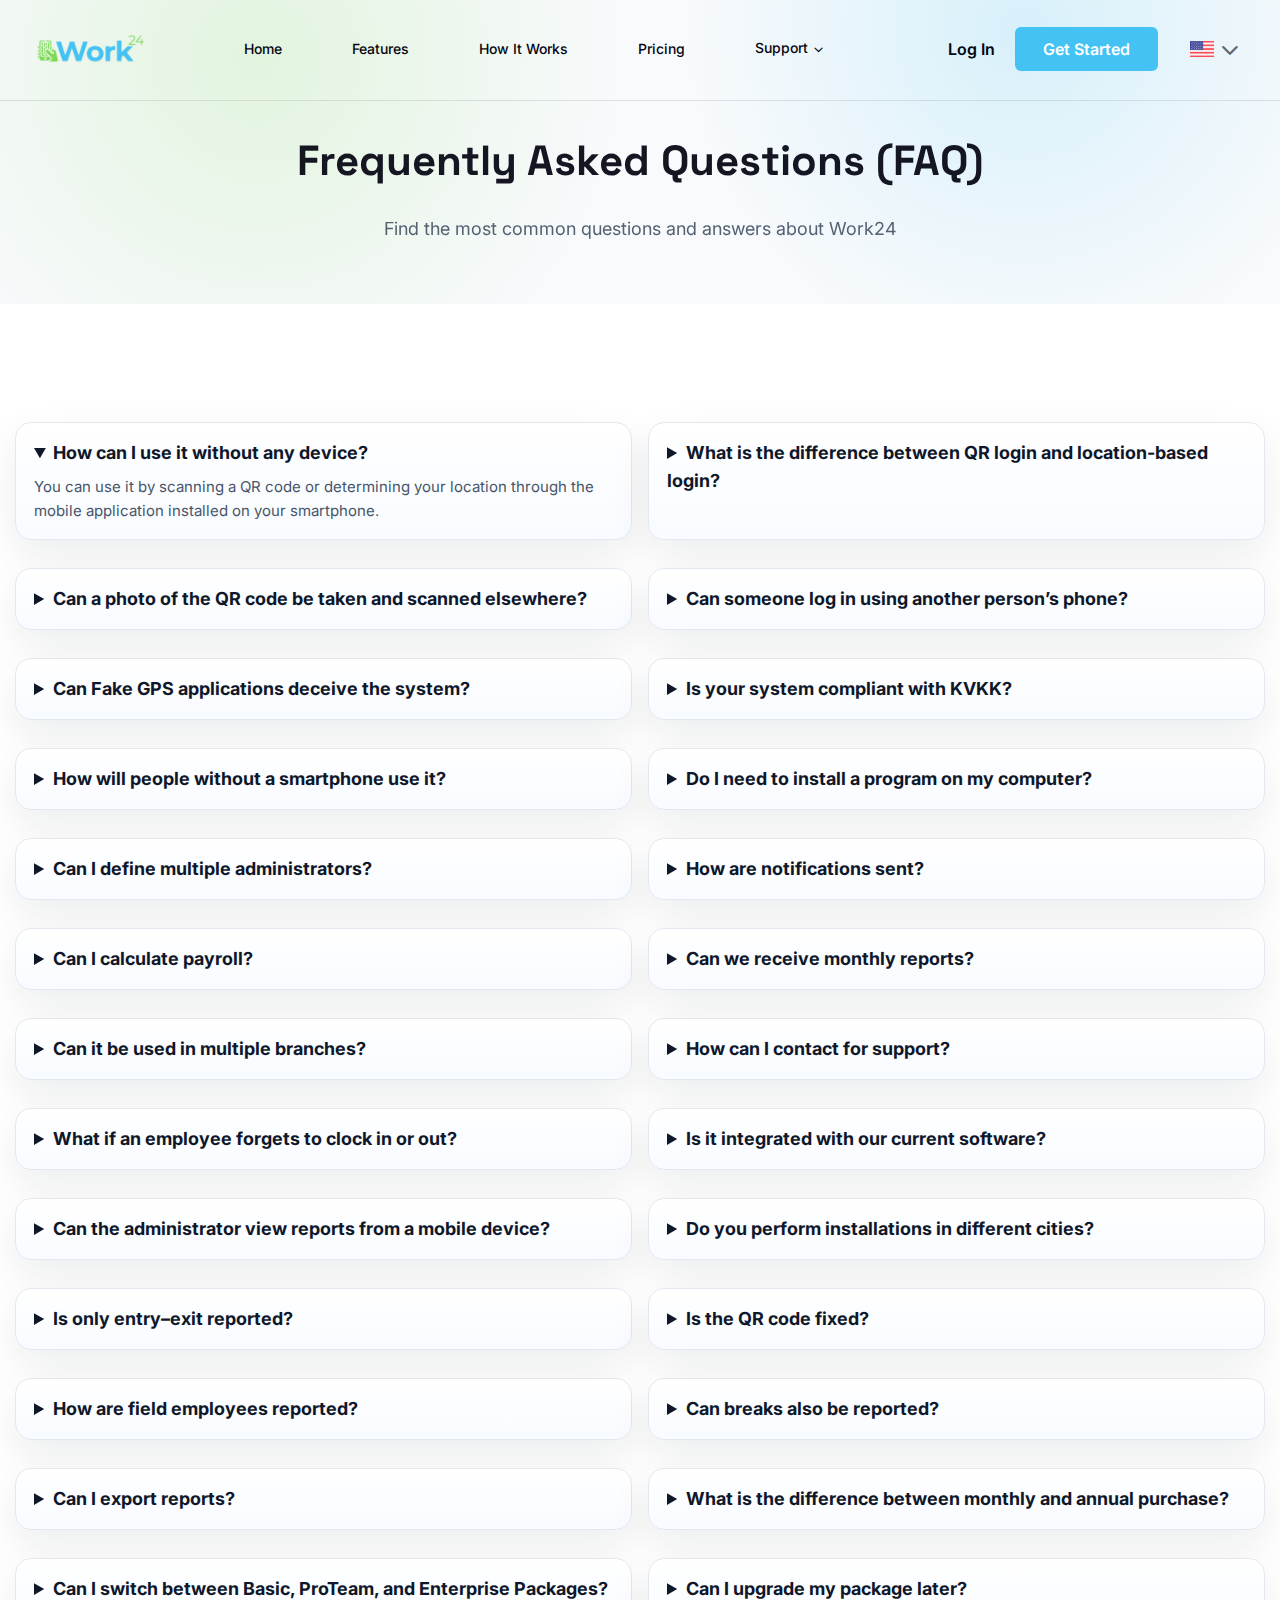
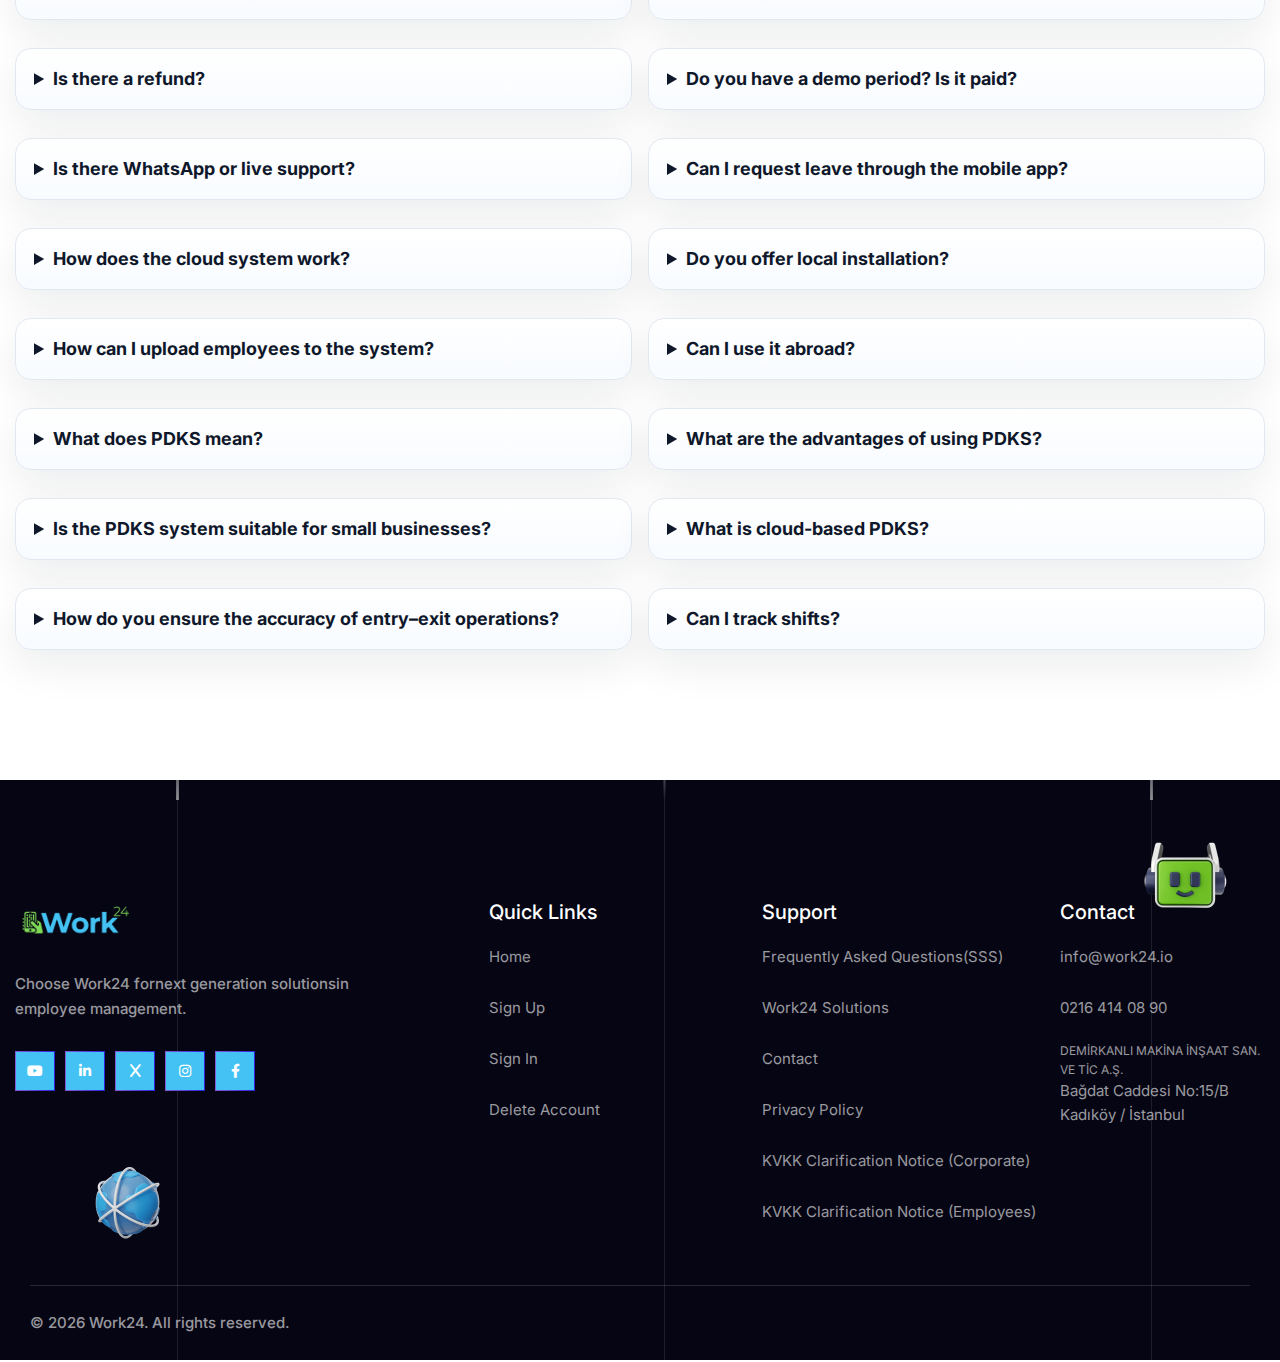
<file: faq.html>
<!doctype html>
<html class="no-js" lang="tr">

<head>
    <meta charset="utf-8">
    <meta http-equiv="x-ua-compatible" content="ie=edge">
    <title>Work24 | Sıkça Sorulan Sorular</title>
    <meta name="viewport" content="width=device-width, initial-scale=1">

    <!-- Google tag (gtag.js) -->
    <script async src="https://www.googletagmanager.com/gtag/js?id=AW-17890920331"></script>
    <script>
      window.dataLayer = window.dataLayer || [];
      function gtag(){dataLayer.push(arguments);}
      gtag('js', new Date());
      gtag('config', 'AW-17890920331');
    </script>

    <link rel="icon" type="image/png" href="favicon.png" />
    <link rel="preconnect" href="https://fonts.googleapis.com">
    <link rel="preconnect" href="https://fonts.gstatic.com" crossorigin>
    <link href="https://fonts.googleapis.com/css2?family=Sofia&display=swap" rel="stylesheet">
    <link rel="stylesheet" href="assets/css/vendor/bootstrap.min.css">
    <link rel="stylesheet" href="assets/css/vendor/animate.min.css">
    <link rel="stylesheet" href="assets/css/vendor/odometer.min.css">
    <link rel="stylesheet" href="assets/css/plugins/swiper.min.css">
    <link rel="stylesheet" href="assets/css/vendor/magnific-popup.css">
    <link rel="stylesheet" href="assets/css/vendor/fontawesome-pro.css">
    <link rel="stylesheet" href="assets/css/vendor/spacing.css">
    <link rel="stylesheet" href="assets/css/vendor/custom-font.css">
    <link rel="stylesheet" href="assets/css/main.css">
    <link rel="stylesheet" href="assets/css/custom.css">
</head>

<body>
    <!-- Backtotop start -->
    <div class="backtotop-wrap cursor-pointer">
        <svg class="backtotop-circle svg-content" width="100%" height="100%" viewBox="-1 -1 102 102">
            <path d="M50,1 a49,49 0 0,1 0,98 a49,49 0 0,1 0,-98" />
        </svg>
    </div>
    <!-- Backtotop end -->

    <!-- Header start -->
    <header>
        <div id="header-sticky" class="header header-6 header-8">
            <div class="container">
                <div class="mega__menu-wrapper p-relative">
                    <div class="header__main header2__main header-6__main">
                        <div class="header__left">
                            <div class="header__logo">
                                <a href="index.html">
                                    <div class="logo">
                                        <img src="assets/imgs/logo/logo_work24.png" alt="Work24 Logo">
                                    </div>
                                </a>
                            </div>
                        </div>
                        <div class="header__middle header-3__middle">
                            <nav class="main-menu d-none d-xl-block">
                                <ul class="menu-list">
                                    <li><a href="index.html#home" class="menu-link" data-translate="menu_home">Ana
                                            Sayfa</a></li>
                                    <li><a href="index.html#features" class="menu-link"
                                            data-translate="menu_features">Özellikler</a></li>
                                    <li><a href="index.html#how-it-works" class="menu-link"
                                            data-translate="menu_how_it_works">Nasıl Çalışır</a></li>
                                    <li><a href="index.html#pricing" class="menu-link"
                                            data-translate="menu_pricing">Fiyatlandırma</a></li>
                                    <li class="menu-item-has-children">
                                        <a href="#" class="menu-link" data-translate="menu_support">Destek</a>
                                        <ul class="sub-menu">
                                            <li><a href="faq.html" data-translate="menu_faq">Sıkça Sorulan
                                                    Sorular(SSS)</a>
                                            </li>
                                            <li><a href="solutions.html" data-translate="menu_solutions">Work24
                                                    Çözümler</a></li>
                                            <li><a href="contact.html" data-tr="tr">İletişim</a><a href="contact.html"
                                                    data-tr="en" style="display: none;">Contact</a></li>
                                        </ul>
                                    </li>
                                </ul>
                            </nav>
                        </div>
                        <div class="header__right header-8__right">
                            <div class="header__action d-flex align-items-center">
                                <div class="contact d-none d-xl-inline-flex">
                                    <a href="https://app.work24.io/signin" data-translate="go_to_signin">Giriş Yap</a>
                                </div>
                                <div class="header__btn-wrap header-8__btn d-none d-xl-inline-flex">
                                    <a href="https://app.work24.io/signup" class="rr-btn"
                                        data-translate="get_started">Hemen
                                        Başla</a>
                                </div>
                                <div class="language-selector d-none d-xl-block">
                                    <div class="language-button" onclick="toggleLanguageMenu()">
                                        <img src="assets/imgs/flags/en.png" alt="EN" class="flag-icon" id="currentFlag">
                                        <i class="fa-solid fa-chevron-down"></i>
                                    </div>
                                    <div class="language-menu" id="languageMenu">
                                        <div class="language-option" onclick="selectLanguage('tr')">
                                            <img src="assets/imgs/flags/tr.png" alt="TR" class="flag-icon">
                                            <span>Türkçe</span>
                                        </div>
                                        <div class="language-option" onclick="selectLanguage('en')">
                                            <img src="assets/imgs/flags/en.png" alt="EN" class="flag-icon">
                                            <span>English</span>
                                        </div>
                                    </div>
                                </div>
                            </div>
                            <div class="header__hamburger ml-20 mr-20 d-xl-none">
                                <button type="button" class="hamburger-btn" data-bs-toggle="offcanvas"
                                    data-bs-target="#offcanvasMenu">
                                    <span></span>
                                    <span></span>
                                    <span></span>
                                </button>
                            </div>
                        </div>
                    </div>
                </div>
            </div>
        </div>
        </div>
    </header>

    <div id="popup-search-box">
        <div class="box-inner-wrap d-flex align-items-center">
            <form id="form" action="#" method="get" role="search">
                <input id="popup-search" type="text" name="s" placeholder="Type keywords here...">
            </form>
            <div class="search-close"><i class="fa-sharp fa-regular fa-xmark"></i></div>
        </div>
    </div>
    <!-- Header end -->

    <!-- Offcanvas Mobile Menu -->
    <div class="offcanvas offcanvas-end" tabindex="-1" id="offcanvasMenu" aria-labelledby="offcanvasMenuLabel">
        <div class="offcanvas-header">
            <div class="offcanvas-logo">
                <img src="assets/imgs/logo/logo_work24.png" alt="Work24 Logo">
            </div>
            <button type="button" class="btn-close" data-bs-dismiss="offcanvas" aria-label="Close"></button>
        </div>
        <div class="offcanvas-body">
            <nav class="mobile-menu-nav">
                <ul class="mobile-menu-list">
                    <li><a href="index.html#home" class="mobile-menu-link" data-translate="menu_home"
                            data-bs-dismiss="offcanvas">Ana Sayfa</a></li>
                    <li><a href="index.html#features" class="mobile-menu-link" data-translate="menu_features"
                            data-bs-dismiss="offcanvas">Özellikler</a></li>
                    <li><a href="index.html#how-it-works" class="mobile-menu-link" data-translate="menu_how_it_works"
                            data-bs-dismiss="offcanvas">Nasıl Çalışır</a></li>
                    <li><a href="index.html#pricing" class="mobile-menu-link" data-translate="menu_pricing"
                            data-bs-dismiss="offcanvas">Fiyatlandırma</a></li>
                    <li class="mobile-menu-item-has-children">
                        <a href="#" class="mobile-menu-link" data-translate="menu_support">Destek</a>
                        <ul class="mobile-sub-menu">
                            <li><a href="faq.html" class="mobile-menu-link" data-translate="menu_faq"
                                    data-bs-dismiss="offcanvas">Sıkça Sorulan Sorular</a></li>
                            <li><a href="solutions.html" class="mobile-menu-link" data-translate="menu_solutions"
                                    data-bs-dismiss="offcanvas">WORK24 Çözümler</a></li>
                            <li><a href="contact.html" class="mobile-menu-link" data-tr="tr"
                                    data-bs-dismiss="offcanvas">İletişim</a><a href="contact.html"
                                    class="mobile-menu-link" data-tr="en" style="display: none;"
                                    data-bs-dismiss="offcanvas">Contact</a></li>
                        </ul>
                    </li>
                </ul>
            </nav>
            <div class="mobile-language-selector">
                <div class="mobile-language-button" onclick="toggleMobileLanguageMenu()">
                    <img src="assets/imgs/flags/en.png" alt="EN" class="flag-icon" id="mobileCurrentFlag">
                    <span id="mobileCurrentLang">English</span>
                    <i class="fa-solid fa-chevron-down"></i>
                </div>
                <div class="mobile-language-menu" id="mobileLanguageMenu">
                    <div class="mobile-language-option" onclick="selectMobileLanguage('tr')">
                        <img src="assets/imgs/flags/tr.png" alt="TR" class="flag-icon">
                        <span>Türkçe</span>
                    </div>
                    <div class="mobile-language-option" onclick="selectMobileLanguage('en')">
                        <img src="assets/imgs/flags/en.png" alt="EN" class="flag-icon">
                        <span>English</span>
                    </div>
                </div>
            </div>
            <div class="mobile-menu-actions">
                <a href="https://app.work24.io/signin" class="mobile-menu-btn mobile-menu-btn-secondary"
                    data-translate="go_to_signin" data-bs-dismiss="offcanvas">Giriş Yap</a>
                <a href="https://app.work24.io/signup" class="mobile-menu-btn mobile-menu-btn-primary"
                    data-translate="get_started" data-bs-dismiss="offcanvas">Hemen Başla</a>
            </div>
        </div>
    </div>

    <main>
        <section class="banner-section-8 section-space fade-wrapper support-hero">
            <div class="container">
                <div class="row align-items-center">
                    <div class="col-lg-12">
                        <div class="banner-8__content fade-top text-center">
                            <h1 class="banner-8__title mb-20" data-translate="faq_page_title">Sıkça Sorulan Sorular
                                (SSS)
                            </h1>
                            <p class="banner-8__desc mx-auto" data-translate="faq_page_desc">Work24 hakkında en sık
                                sorulan sorular ve yanıtları</p>
                        </div>
                    </div>
                </div>
            </div>
        </section>

        <section class="section-space faq-page">
            <div class="container">
                <div class="row">
                    <div class="col-12">
                        <div class="faq-list">
                            <details class="faq-item" open>
                                <summary data-translate="faq_q1_question"></summary>
                                <p data-translate="faq_q1_answer"></p>
                            </details>
                            <details class="faq-item">
                                <summary data-translate="faq_q2_question"></summary>
                                <p data-translate="faq_q2_answer"></p>
                            </details>
                            <details class="faq-item">
                                <summary data-translate="faq_q3_question"></summary>
                                <p data-translate="faq_q3_answer"></p>
                            </details>
                            <details class="faq-item">
                                <summary data-translate="faq_q4_question"></summary>
                                <p data-translate="faq_q4_answer"></p>
                            </details>
                            <details class="faq-item">
                                <summary data-translate="faq_q5_question"></summary>
                                <p data-translate="faq_q5_answer"></p>
                            </details>
                            <details class="faq-item">
                                <summary data-translate="faq_q6_question"></summary>
                                <p data-translate="faq_q6_answer"></p>
                            </details>
                            <details class="faq-item">
                                <summary data-translate="faq_q7_question"></summary>
                                <p data-translate="faq_q7_answer"></p>
                            </details>
                            <details class="faq-item">
                                <summary data-translate="faq_q8_question"></summary>
                                <p data-translate="faq_q8_answer"></p>
                            </details>
                            <details class="faq-item">
                                <summary data-translate="faq_q9_question"></summary>
                                <p data-translate="faq_q9_answer"></p>
                            </details>
                            <details class="faq-item">
                                <summary data-translate="faq_q10_question"></summary>
                                <p data-translate="faq_q10_answer"></p>
                            </details>
                            <details class="faq-item">
                                <summary data-translate="faq_q11_question"></summary>
                                <p data-translate="faq_q11_answer"></p>
                            </details>
                            <details class="faq-item">
                                <summary data-translate="faq_q12_question"></summary>
                                <p data-translate="faq_q12_answer"></p>
                            </details>
                            <details class="faq-item">
                                <summary data-translate="faq_q13_question"></summary>
                                <p data-translate="faq_q13_answer"></p>
                            </details>
                            <details class="faq-item">
                                <summary data-translate="faq_q14_question"></summary>
                                <p data-translate="faq_q14_answer"></p>
                            </details>
                            <details class="faq-item">
                                <summary data-translate="faq_q15_question"></summary>
                                <p data-translate="faq_q15_answer"></p>
                            </details>
                            <details class="faq-item">
                                <summary data-translate="faq_q16_question"></summary>
                                <p data-translate="faq_q16_answer"></p>
                            </details>
                            <details class="faq-item">
                                <summary data-translate="faq_q17_question"></summary>
                                <p data-translate="faq_q17_answer"></p>
                            </details>
                            <details class="faq-item">
                                <summary data-translate="faq_q18_question"></summary>
                                <p data-translate="faq_q18_answer"></p>
                            </details>
                            <details class="faq-item">
                                <summary data-translate="faq_q19_question"></summary>
                                <p data-translate="faq_q19_answer"></p>
                            </details>
                            <details class="faq-item">
                                <summary data-translate="faq_q20_question"></summary>
                                <p data-translate="faq_q20_answer"></p>
                            </details>
                            <details class="faq-item">
                                <summary data-translate="faq_q21_question"></summary>
                                <p data-translate="faq_q21_answer"></p>
                            </details>
                            <details class="faq-item">
                                <summary data-translate="faq_q22_question"></summary>
                                <p data-translate="faq_q22_answer"></p>
                            </details>
                            <details class="faq-item">
                                <summary data-translate="faq_q23_question"></summary>
                                <p data-translate="faq_q23_answer"></p>
                            </details>
                            <details class="faq-item">
                                <summary data-translate="faq_q24_question"></summary>
                                <p data-translate="faq_q24_answer"></p>
                            </details>
                            <details class="faq-item">
                                <summary data-translate="faq_q25_question"></summary>
                                <p data-translate="faq_q25_answer"></p>
                            </details>
                            <details class="faq-item">
                                <summary data-translate="faq_q26_question"></summary>
                                <p data-translate="faq_q26_answer"></p>
                            </details>
                            <details class="faq-item">
                                <summary data-translate="faq_q27_question"></summary>
                                <p data-translate="faq_q27_answer"></p>
                            </details>
                            <details class="faq-item">
                                <summary data-translate="faq_q28_question"></summary>
                                <p data-translate="faq_q28_answer"></p>
                            </details>
                            <details class="faq-item">
                                <summary data-translate="faq_q29_question"></summary>
                                <p data-translate="faq_q29_answer"></p>
                            </details>
                            <details class="faq-item">
                                <summary data-translate="faq_q30_question"></summary>
                                <p data-translate="faq_q30_answer"></p>
                            </details>
                            <details class="faq-item">
                                <summary data-translate="faq_q31_question"></summary>
                                <p data-translate="faq_q31_answer"></p>
                            </details>
                            <details class="faq-item">
                                <summary data-translate="faq_q32_question"></summary>
                                <p data-translate="faq_q32_answer"></p>
                            </details>
                            <details class="faq-item">
                                <summary data-translate="faq_q33_question"></summary>
                                <p data-translate="faq_q33_answer"></p>
                            </details>
                            <details class="faq-item">
                                <summary data-translate="faq_q34_question"></summary>
                                <p data-translate="faq_q34_answer"></p>
                            </details>
                            <details class="faq-item">
                                <summary data-translate="faq_q35_question"></summary>
                                <p data-translate="faq_q35_answer"></p>
                            </details>
                            <details class="faq-item">
                                <summary data-translate="faq_q36_question"></summary>
                                <p data-translate="faq_q36_answer"></p>
                            </details>
                            <details class="faq-item">
                                <summary data-translate="faq_q37_question"></summary>
                                <p data-translate="faq_q37_answer"></p>
                            </details>
                            <details class="faq-item">
                                <summary data-translate="faq_q38_question"></summary>
                                <p data-translate="faq_q38_answer"></p>
                            </details>
                            <details class="faq-item">
                                <summary data-translate="faq_q39_question"></summary>
                                <p data-translate="faq_q39_answer"></p>
                            </details>
                            <details class="faq-item">
                                <summary data-translate="faq_q40_question"></summary>
                                <p data-translate="faq_q40_answer"></p>
                            </details>
                        </div>
                    </div>
                </div>
            </div>
        </section>

        <!-- Footer area start -->
        <footer>
            <section class="footer-2 footer-8 overflow-hidden p-relative z-1">
                <div class="footer-8__shapes">
                    <div class="footer-8__shape-1 footer-8__shape upDown">
                        <img src="assets/imgs/shapes/footer-8-shape-1.png" alt="">
                    </div>
                    <div class="footer-8__shape-2 footer-8__shape rightLeft">
                        <img src="assets/imgs/shapes/footer-8-shape-2.png" alt="">
                    </div>

                    <div class="footer-8__border__box footer-8__border__box-1">
                        <div class="footer-8__border__shape"></div>
                    </div>
                    <div class="footer-8__border__box footer-8__border__box-2">
                        <div class="footer-8__border__shape footer-8__border__shape-2"></div>
                    </div>
                    <div class="footer-8__border__box footer-8__border__box-3">
                        <div class="footer-8__border__shape"></div>
                    </div>
                </div>
                <div class="container">
                    <div class="row footer-2__wrap p-relative">
                        <div class="col-xl-4 col-lg-3 col-md-6 col-sm-6">
                            <div class="footer-2__widget">
                                <div class="footer-2__logo mb-30">
                                    <a href="index.html">
                                        <img src="assets/imgs/logo/logo_work24.png" alt="Work24 Logo">
                                    </a>
                                </div>
                                <div class="footer-2__content">
                                    <p class="dec" data-tr="tr">Personel yönetiminde<br>yeni nesil
                                        çözümler için<br>
                                        Work24'i tercih edin.</p>
                                    <p class="dec" data-tr="en" style="display: none;">Choose Work24 for<br>next
                                        generation solutions<br>in employee management.</p>
                                </div>
                                <div class="footer-2__social mt-30">
                                    <ul>
                                        <li>
                                            <a href="https://www.youtube.com/@Work24pdks" target="_blank"
                                                rel="noopener noreferrer" class="rr-btn social-youtube">
                                                <i class="fa-brands fa-youtube"></i>
                                            </a>
                                        </li>
                                        <li>
                                            <a href="https://www.linkedin.com/company/work24global/?lipi=urn%3Ali%3Apage%3Ad_flagship3_company%3BdTuvPVUpS%2FWdjovsgF9bxw%3D%3D"
                                                target="_blank" rel="noopener noreferrer"
                                                class="rr-btn social-linkedin">
                                                <i class="fa-brands fa-linkedin-in"></i>
                                            </a>
                                        </li>
                                        <li>
                                            <a href="https://x.com/work24pdks?s=11" target="_blank"
                                                rel="noopener noreferrer" class="rr-btn social-x">
                                                <i class="fa-brands fa-x"></i>
                                            </a>
                                        </li>
                                        <li>
                                            <a href="https://www.instagram.com/work24._/" target="_blank"
                                                rel="noopener noreferrer" class="rr-btn social-instagram">
                                                <i class="fa-brands fa-instagram"></i>
                                            </a>
                                        </li>
                                        <li>
                                            <a href="https://www.facebook.com/people/Work24/61586505350252/"
                                                target="_blank" rel="noopener noreferrer"
                                                class="rr-btn social-facebook">
                                                <i class="fa-brands fa-facebook-f"></i>
                                            </a>
                                        </li>
                                    </ul>
                                </div>
                            </div>
                        </div>
                        <div class="col-xl-3 col-lg-3 col-md-6 col-sm-6">
                            <div class="footer-2__widget footer-4__widget-2th-left">
                                <div class="footer-2__widget-title mb-15 mb-md-10 mb-sm-10 mb-xs-10">
                                    <h4 data-tr="tr">Hızlı Bağlantılar</h4>
                                    <h4 data-tr="en" style="display: none;">Quick Links</h4>
                                </div>
                                <div class="footer-2__link">
                                    <ul>
                                        <li><a href="index.html" data-tr="tr">Ana Sayfa</a><a href="index.html"
                                                data-tr="en" style="display: none;">Home</a></li>
                                        <li><a href="https://app.work24.io/signup" data-tr="tr">Kayıt Ol</a><a
                                                href="https://app.work24.io/signup" data-tr="en">Sign Up</a></li>
                                        <li><a href="https://app.work24.io/signin" data-tr="tr">Giriş Yap</a><a
                                                href="https://app.work24.io/signin" data-tr="en">Sign In</a></li>
                                        <li><a href="delete-account.html" data-tr="tr">Hesap Silme</a><a
                                                href="delete-account.html" data-tr="en" style="display: none;">Delete
                                                Account</a></li>
                                    </ul>
                                </div>
                            </div>
                        </div>
                        <div class="col-xl-3 col-lg-3 col-md-6 col-sm-6">
                            <div class="footer-2__widget footer-4__widget-3th-left">
                                <div class="footer-2__widget-title mb-15 mb-md-10 mb-sm-10 mb-xs-10">
                                    <h4 data-tr="tr">Destek</h4>
                                    <h4 data-tr="en" style="display: none;">Support</h4>
                                </div>
                                <div class="footer-2__link">
                                    <ul>
                                        <li><a href="faq.html" data-tr="tr">Sıkça Sorulan Sorular(SSS)</a><a
                                                href="faq.html" data-tr="en" style="display: none;">Frequently Asked
                                                Questions(SSS)</a></li>
                                        <li><a href="solutions.html" data-tr="tr">Work24 Çözümler</a><a
                                                href="solutions.html" data-tr="en" style="display: none;">Work24
                                                Solutions</a></li>
                                        <li><a href="contact.html" data-tr="tr">İletişim</a><a href="contact.html"
                                                data-tr="en" style="display: none;">Contact</a></li>
                                        <li><a href="privacy.html" data-tr="tr">Gizlilik Politikası</a><a
                                                href="privacy.html" data-tr="en" style="display: none;">Privacy
                                                Policy</a></li>
                                        <li><a href="kvkk-clarification-notice-corporate.html" data-tr="tr">KVKK
                                                Aydınlatma Metni (Kurumsal)</a><a
                                                href="kvkk-clarification-notice-corporate.html" data-tr="en"
                                                style="display: none;">KVKK Clarification Notice (Corporate)</a></li>
                                        <li><a href="kvkk-clarification-notice-employees.html" data-tr="tr">KVKK
                                                Aydınlatma Metni (Çalışanlar)</a><a
                                                href="kvkk-clarification-notice-employees.html" data-tr="en"
                                                style="display: none;">KVKK Clarification Notice (Employees)</a></li>
                                    </ul>
                                </div>
                            </div>
                        </div>
                        <div class="col-xl-2 col-lg-3 col-md-6 col-sm-6">
                            <div class="footer-2__widget footer-4__widget footer-4__widget-4th-left">
                                <div class="footer-2__widget-title mb-15 mb-md-10 mb-sm-10 mb-xs-10">
                                    <h4 data-tr="tr">İletişim</h4>
                                    <h4 data-tr="en" style="display: none;">Contact</h4>
                                </div>
                                <div class="footer-2__link">
                                    <ul>
                                        <li><a href="mailto:info@work24.io">info@work24.io</a></li>
                                        <li><a href="tel:02164140890">0216 414 08 90</a></li>
                                        <li>
                                            <a>
                                                <div style="line-height: 1.6;">
                                                    <div style="font-size: 12px;">DEMİRKANLI MAKİNA İNŞAAT SAN. VE
                                                        TİC A.Ş.</div>
                                                    <div>Bağdat Caddesi No:15/B</div>
                                                    <div>Kadıköy / İstanbul</div>
                                                </div>
                                            </a>
                                        </li>
                                    </ul>
                                </div>

                            </div>
                        </div>
                    </div>
                    <div class="footer-2__bottom-wrapper">
                        <div class="container">
                            <div class="footer-2__bottom">
                                <div class="footer-2__copyright">
                                    <p data-tr="tr">&copy; 2026 Work24. Tüm hakları saklıdır.</p>
                                    <p data-tr="en" style="display: none;">&copy; 2026 Work24. All rights reserved.</p>
                                </div>

                            </div>
                        </div>
                    </div>
                </div>
            </section>
        </footer>
        <!-- Footer area end -->
    </main>


    <!-- JS here -->
    <script src="assets/js/vendor/jquery-3.7.1.min.js"></script>
    <script src="assets/js/vendor/chroma.min.js"></script>
    <script src="assets/js/plugins/waypoints.min.js"></script>
    <script src="assets/js/vendor/bootstrap.bundle.min.js"></script>
    <script src="assets/js/plugins/meanmenu.min.js"></script>
    <script src="assets/js/plugins/swiper.min.js"></script>
    <script src="assets/js/plugins/gsap.js"></script>
    <script src="assets/js/plugins/ScrollSmoother.js"></script>
    <script src="assets/js/plugins/ScrollToPlugin.js"></script>
    <script src="assets/js/plugins/ScrollTrigger.js"></script>
    <script src="assets/js/plugins/SplitText.js"></script>
    <script src="assets/js/plugins/wow.js"></script>
    <script src="assets/js/vendor/magnific-popup.min.js"></script>
    <script src="assets/js/vendor/type.js"></script>
    <script src="assets/js/vendor/vanilla-tilt.js"></script>
    <script src="assets/js/plugins/nice-select.min.js"></script>
    <script src="assets/js/vendor/odometer.min.js"></script>
    <script src="assets/js/vendor/jquery-ui.min.js"></script>
    <script src="assets/js/plugins/parallax-scroll.js"></script>
    <script src="assets/js/plugins/jquery.countdown.min.js"></script>
    <script src="assets/js/plugins/isotope-docs.min.js"></script>
    <script src="assets/js/vendor/ajax-form.js"></script>
    <script src="assets/js/main.js"></script>
    <script src="assets/js/translations.js"></script>
    <script src="assets/js/custom.js"></script>

    <!--Start of Tawk.to Script-->
    <script type="text/javascript">
        var Tawk_API = Tawk_API || {}, Tawk_LoadStart = new Date();
        (function () {
            var s1 = document.createElement("script"), s0 = document.getElementsByTagName("script")[0];
            s1.async = true;
            s1.src = 'https://embed.tawk.to/695f778cca4644197ef6b3a0/1jeeelv91';
            s1.charset = 'UTF-8';
            s1.setAttribute('crossorigin', '*');
            s0.parentNode.insertBefore(s1, s0);
        })();
    </script>
    <!--End of Tawk.to Script-->

</body>

</html>
</file>
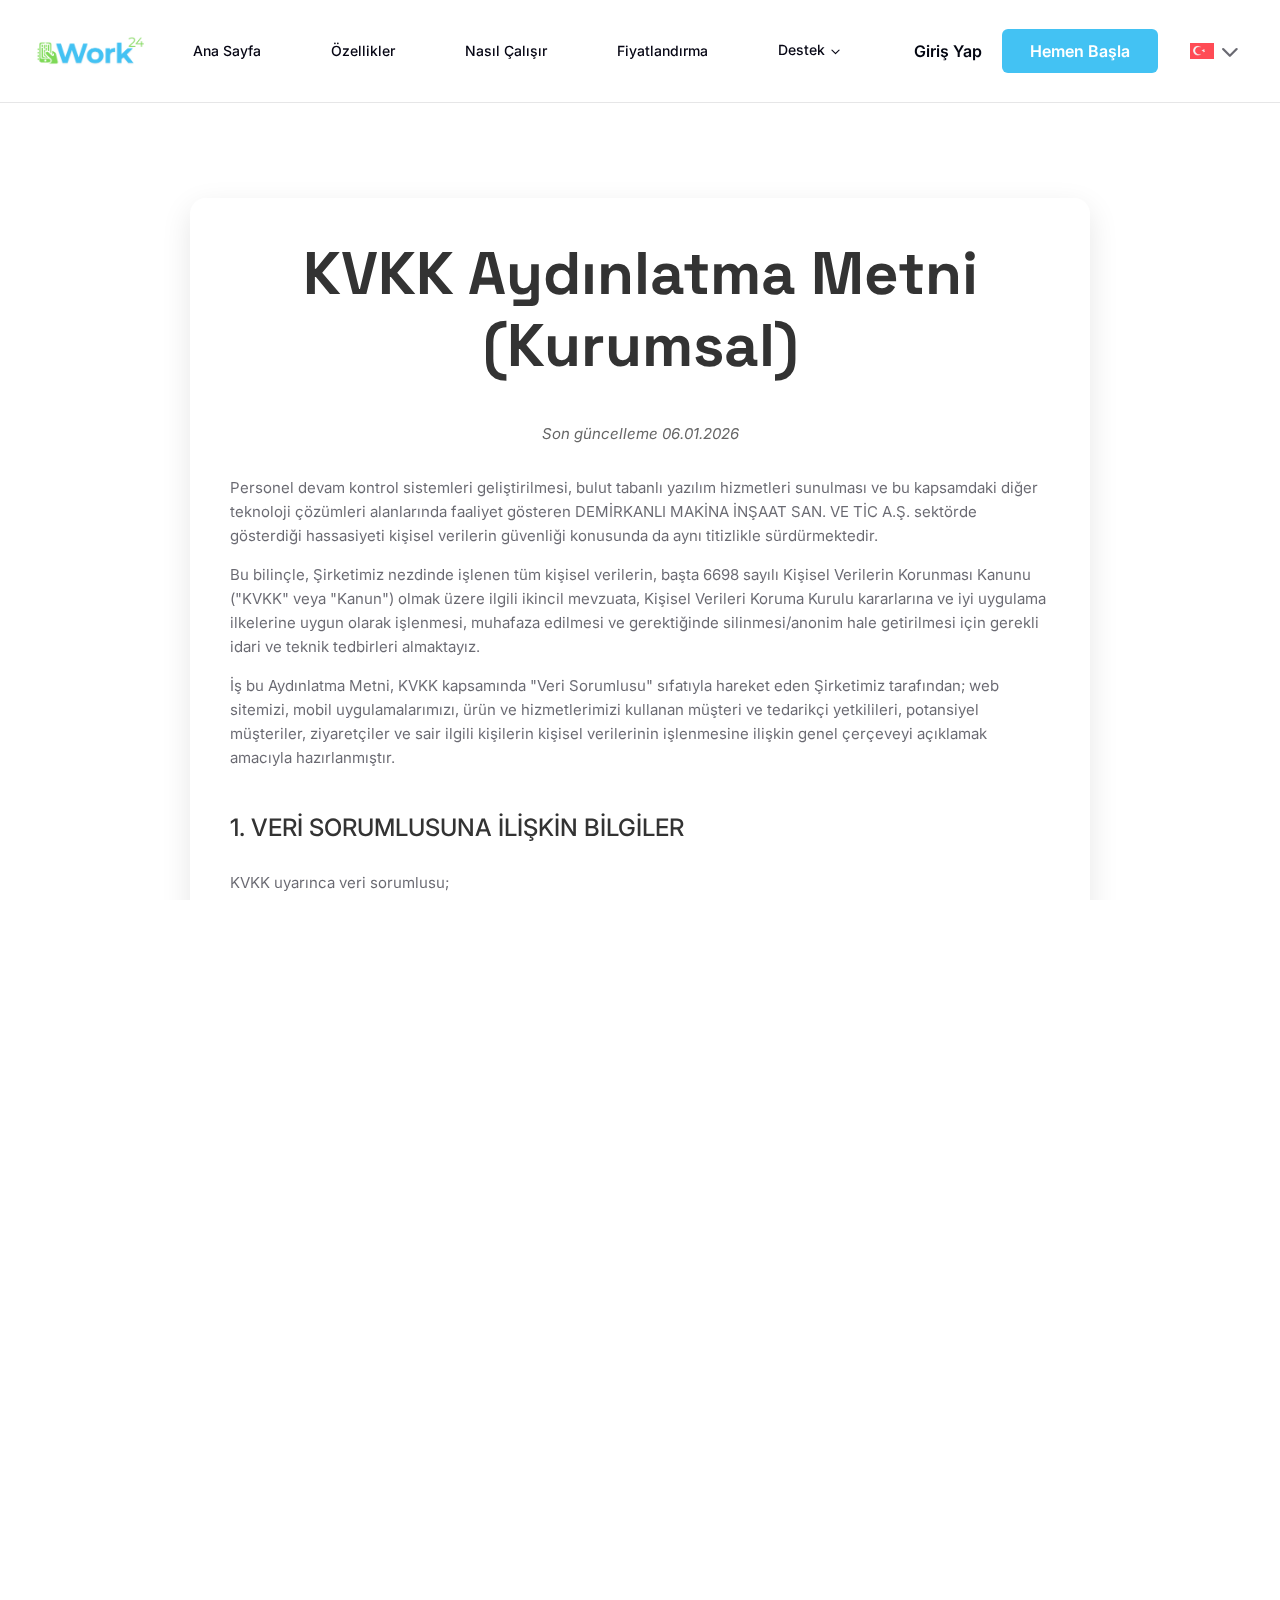
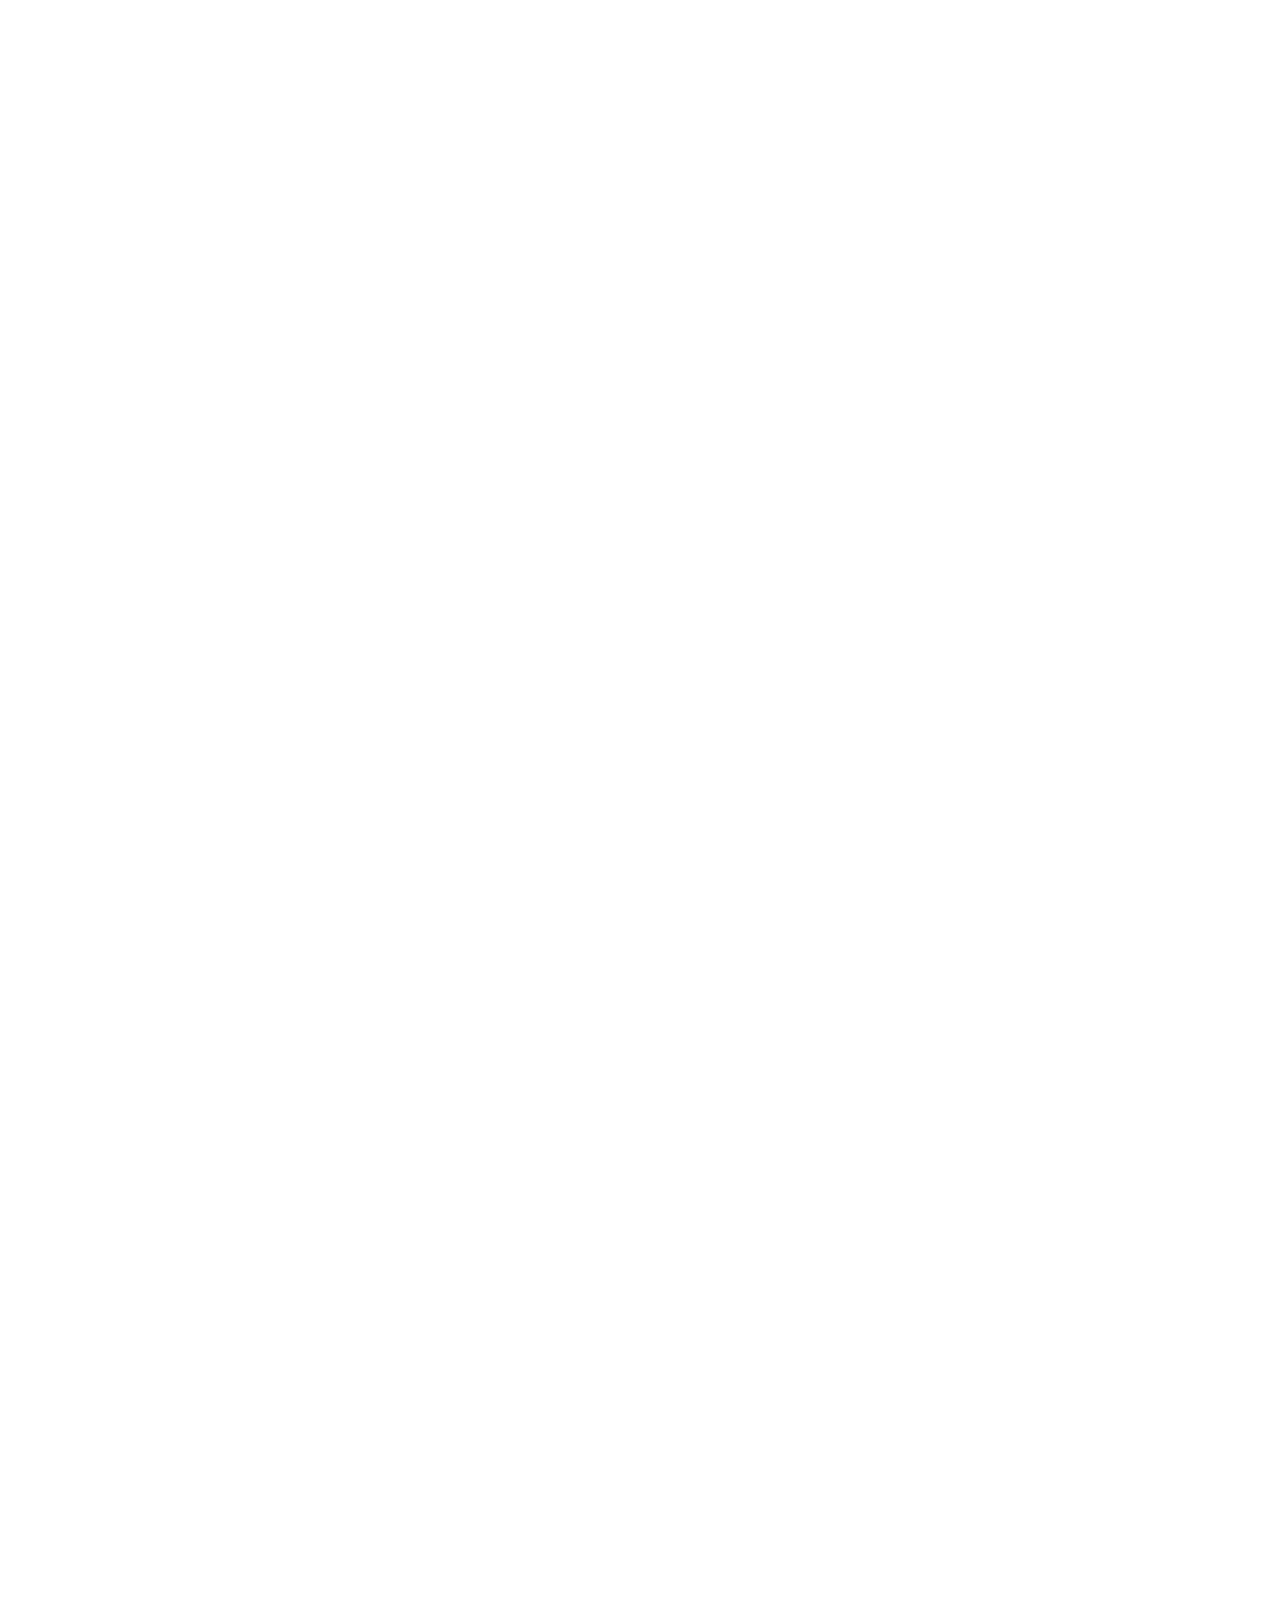
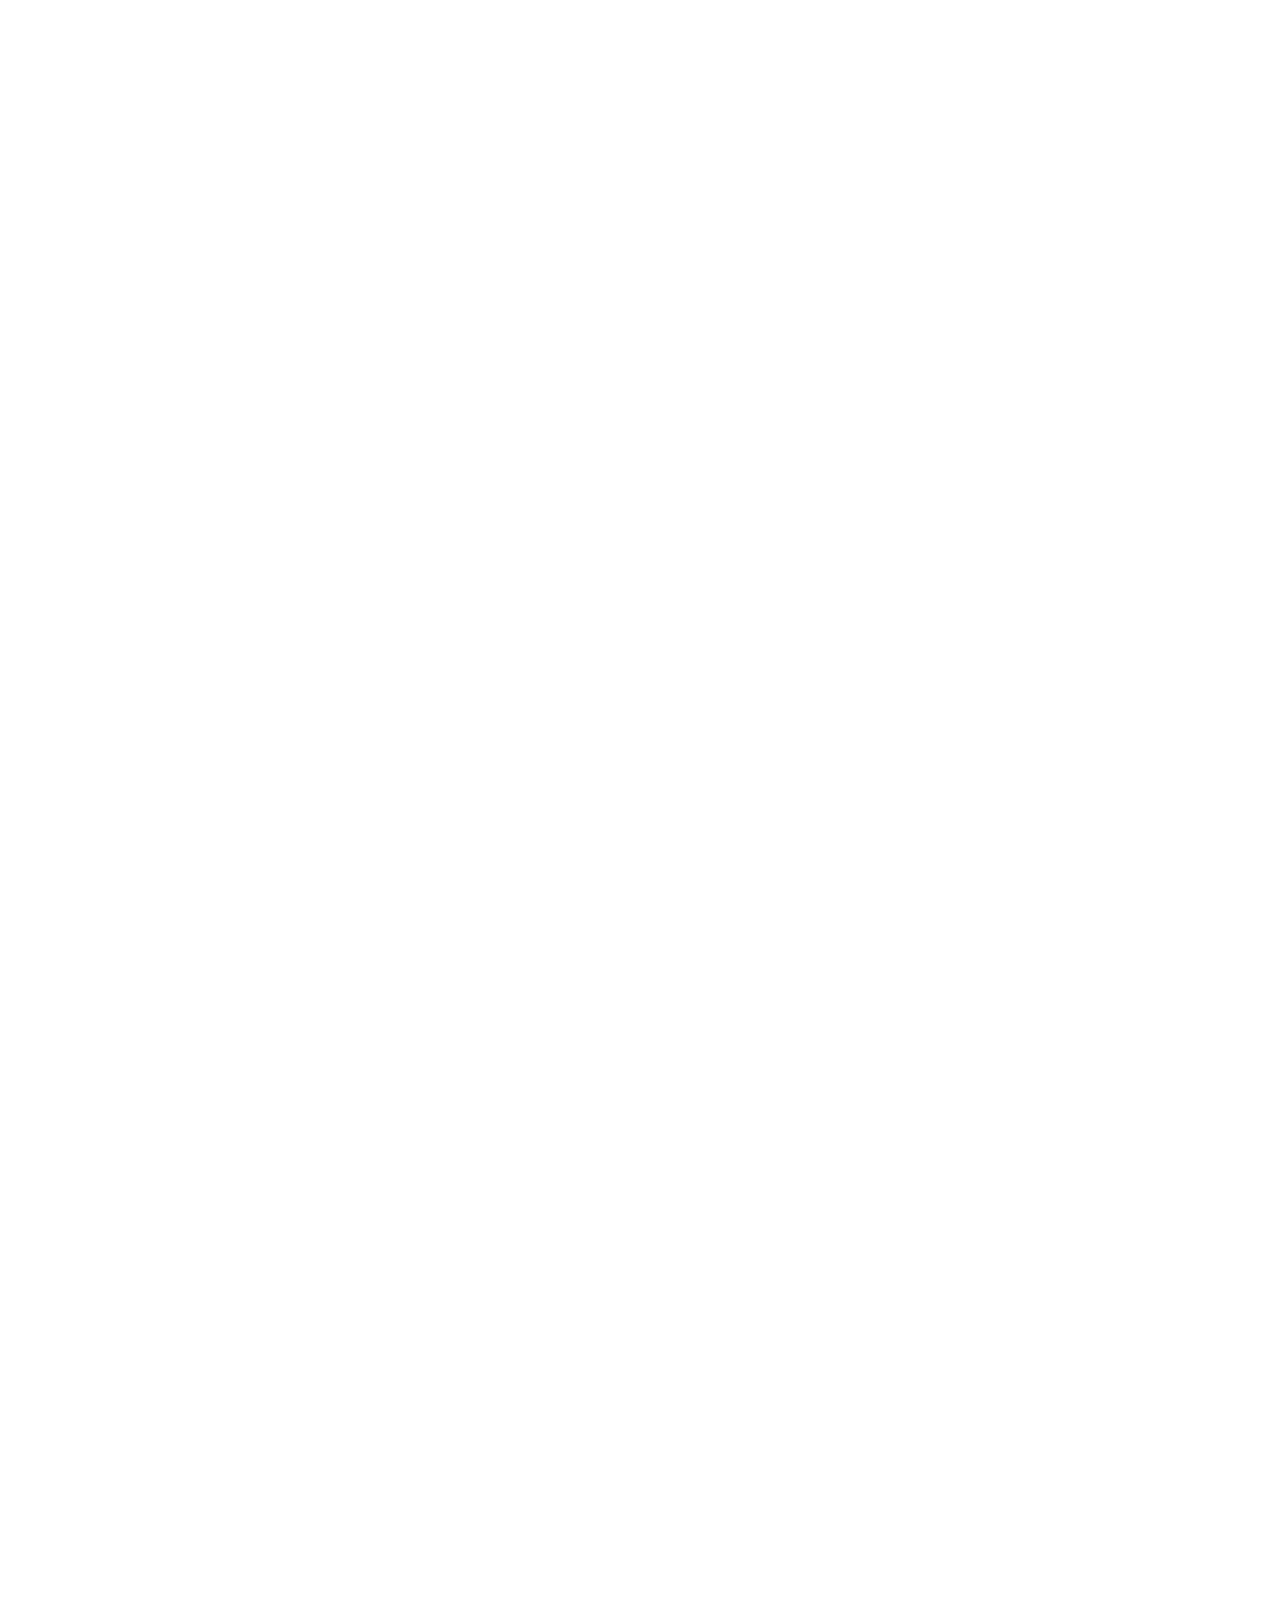
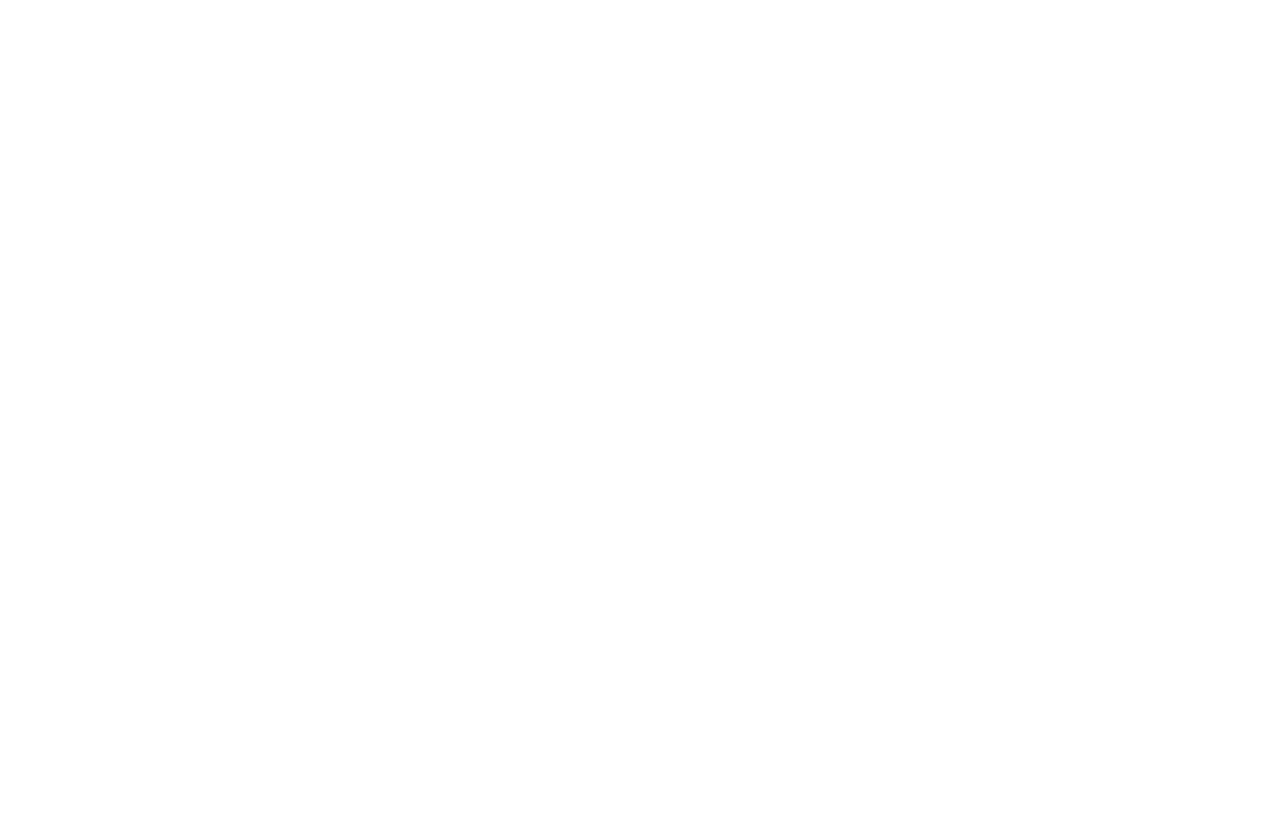
<file: kvkk-clarification-notice-corporate.html>
<!doctype html>
<html class="no-js" lang="en">

<head>
    <meta charset="utf-8">
    <meta http-equiv="x-ua-compatible" content="ie=edge">
    <title>KVKK Aydınlatma Metni (Kurumsal) - KVKK Disclosure Text (Corporate) | Work24</title>
    <meta name="description" content="Work24 KVKK Aydınlatma Metni Kurumsal">
    <meta name="author" content="soukhinkhan">
    <meta name="viewport" content="width=device-width, initial-scale=1">
    <!-- Place favicon.ico in the root directory -->
    <link rel="icon" type="image/png" href="favicon.png" />

    <link rel="preconnect" href="https://fonts.googleapis.com">
    <link rel="preconnect" href="https://fonts.gstatic.com" crossorigin>
    <link href="https://fonts.googleapis.com/css2?family=Sofia&display=swap" rel="stylesheet">
    <!-- CSS here -->
    <link rel="stylesheet" href="assets/css/vendor/bootstrap.min.css">
    <link rel="stylesheet" href="assets/css/vendor/animate.min.css">
    <link rel="stylesheet" href="assets/css/vendor/odometer.min.css">
    <link rel="stylesheet" href="assets/css/plugins/swiper.min.css">
    <link rel="stylesheet" href="assets/css/vendor/magnific-popup.css">
    <link rel="stylesheet" href="assets/css/vendor/fontawesome-pro.css">
    <link rel="stylesheet" href="assets/css/vendor/spacing.css">
    <link rel="stylesheet" href="assets/css/vendor/custom-font.css">
    <link rel="stylesheet" href="assets/css/main.css">
    <link rel="stylesheet" href="assets/css/custom.css">

    <style>
        .header__btn-wrap {
            display: flex;
            align-items: center;
            gap: 20px;
        }

        .language-selector {
            position: relative;
        }

        .language-button {
            display: flex;
            align-items: center;
            padding: 8px 12px;
            border: 0px solid #ddd;
            border-radius: 4px;
            background-color: transparent;
            cursor: pointer;
            transition: all 0.3s ease;
        }

        .language-button:hover {
            border-color: #007bff;
        }

        .flag-icon {
            width: 24px;
            height: 16px;
            margin-right: 8px;
            object-fit: cover;
        }

        .language-text {
            font-size: 14px;
            color: #333;
            margin-right: 4px;
        }

        .language-menu {
            display: none;
            position: absolute;
            top: 100%;
            right: 0;
            background-color: white;
            border: 1px solid #ddd;
            border-radius: 4px;
            margin-top: 4px;
            box-shadow: 0 2px 4px rgba(0, 0, 0, 0.1);
            z-index: 1000;
            min-width: 120px;
        }

        .language-menu.show {
            display: block;
        }

        .language-option {
            display: flex;
            align-items: center;
            padding: 8px 12px;
            cursor: pointer;
            transition: background-color 0.3s ease;
        }

        .language-option:hover {
            background-color: #f8f9fa;
        }

        .language-option:first-child {
            border-radius: 4px 4px 0 0;
        }

        .language-option:last-child {
            border-radius: 0 0 4px 4px;
        }

        /* Mobil görünüm için özel stiller */
        @media (max-width: 991px) {
            .header__btn-wrap {
                gap: 10px;
            }

            .language-button {
                padding: 6px 10px;
            }

            .language-text {
                font-size: 13px;
            }

            .flag-icon {
                width: 20px;
                height: 14px;
            }
        }

        .privacy-container {
            max-width: 900px;
            margin: 80px auto;
            padding: 40px;
            background: white;
            border-radius: 16px;
            box-shadow: 0 10px 30px rgba(0, 0, 0, 0.1);
        }

        .privacy-title {
            text-align: center;
            margin-bottom: 40px;
            color: #333;
        }

        .privacy-content {
            line-height: 1.8;
            color: #555;
        }

        .privacy-content h2 {
            color: #333;
            margin-top: 30px;
            margin-bottom: 15px;
            font-size: 24px;
        }

        .privacy-content h3 {
            color: #444;
            margin-top: 25px;
            margin-bottom: 12px;
            font-size: 20px;
        }

        .privacy-content p {
            margin-bottom: 15px;
        }

        .privacy-content ul {
            margin-bottom: 15px;
            padding-left: 30px;
        }

        .privacy-content li {
            margin-bottom: 10px;
        }

        .privacy-content strong {
            color: #333;
        }

        .privacy-date {
            text-align: center;
            color: #666;
            font-style: italic;
            margin-bottom: 30px;
        }
    </style>
</head>

<body>

    <!-- Backtotop start -->
    <div class="backtotop-wrap cursor-pointer">
        <svg class="backtotop-circle svg-content" width="100%" height="100%" viewBox="-1 -1 102 102">
            <path d="M50,1 a49,49 0 0,1 0,98 a49,49 0 0,1 0,-98" />
        </svg>
    </div>
    <!-- Backtotop end -->

    <!-- Header start -->
    <header>
        <div id="header-sticky" class="header header-6 header-8">
            <div class="container">
                <div class="mega__menu-wrapper p-relative">
                    <div class="header__main header2__main header-6__main">
                        <div class="header__left">
                            <div class="header__logo">
                                <a href="index.html">
                                    <div class="logo">
                                        <img src="assets/imgs/logo/logo_work24.png" alt="Work24 Logo">
                                    </div>
                                </a>
                            </div>
                        </div>
                        <div class="header__middle header-3__middle">
                            <nav class="main-menu d-none d-xl-block">
                                <ul class="menu-list">
                                    <li><a href="index.html#home" class="menu-link" data-translate="menu_home">Ana
                                            Sayfa</a></li>
                                    <li><a href="index.html#features" class="menu-link"
                                            data-translate="menu_features">Özellikler</a></li>
                                    <li><a href="index.html#how-it-works" class="menu-link"
                                            data-translate="menu_how_it_works">Nasıl Çalışır</a></li>
                                    <li><a href="index.html#pricing" class="menu-link"
                                            data-translate="menu_pricing">Fiyatlandırma</a></li>
                                    <li class="menu-item-has-children">
                                        <a href="#" class="menu-link" data-translate="menu_support">Destek</a>
                                        <ul class="sub-menu">
                                            <li><a href="faq.html" data-translate="menu_faq">Sıkça Sorulan
                                                    Sorular(SSS)</a>
                                            </li>
                                            <li><a href="solutions.html" data-translate="menu_solutions">Work24
                                                    Çözümler</a></li>
                                        </ul>
                                    </li>
                                </ul>
                            </nav>
                        </div>
                        <div class="header__right header-8__right">
                            <div class="header__action d-flex align-items-center">
                                <div class="contact d-none d-xl-inline-flex">
                                    <a href="https://app.work24.io/signin" data-translate="go_to_signin">Giriş Yap</a>
                                </div>
                                <div class="header__btn-wrap header-8__btn d-none d-xl-inline-flex">
                                    <a href="https://app.work24.io/signup" class="rr-btn"
                                        data-translate="get_started">Hemen
                                        Başla</a>
                                </div>
                                <div class="language-selector d-none d-xl-block">
                                    <div class="language-button" onclick="toggleLanguageMenu()">
                                        <img src="assets/imgs/flags/en.png" alt="EN" class="flag-icon" id="currentFlag">
                                        <i class="fa-solid fa-chevron-down"></i>
                                    </div>
                                    <div class="language-menu" id="languageMenu">
                                        <div class="language-option" onclick="selectLanguage('tr')">
                                            <img src="assets/imgs/flags/tr.png" alt="TR" class="flag-icon">
                                            <span>Türkçe</span>
                                        </div>
                                        <div class="language-option" onclick="selectLanguage('en')">
                                            <img src="assets/imgs/flags/en.png" alt="EN" class="flag-icon">
                                            <span>English</span>
                                        </div>
                                    </div>
                                </div>
                            </div>
                            <div class="header__hamburger ml-20 mr-20 d-xl-none">
                                <button type="button" class="hamburger-btn" data-bs-toggle="offcanvas"
                                    data-bs-target="#offcanvasMenu">
                                    <span></span>
                                    <span></span>
                                    <span></span>
                                </button>
                            </div>
                        </div>
                    </div>
                </div>
            </div>
        </div>
        </div>
    </header>

    <div id="popup-search-box">
        <div class="box-inner-wrap d-flex align-items-center">
            <form id="form" action="#" method="get" role="search">
                <input id="popup-search" type="text" name="s" placeholder="Type keywords here...">
            </form>
            <div class="search-close"><i class="fa-sharp fa-regular fa-xmark"></i></div>
        </div>
    </div>
    <!-- Header end -->

    <!-- Offcanvas Mobile Menu -->
    <div class="offcanvas offcanvas-end" tabindex="-1" id="offcanvasMenu" aria-labelledby="offcanvasMenuLabel">
        <div class="offcanvas-header">
            <div class="offcanvas-logo">
                <img src="assets/imgs/logo/logo_work24.png" alt="Work24 Logo">
            </div>
            <button type="button" class="btn-close" data-bs-dismiss="offcanvas" aria-label="Close"></button>
        </div>
        <div class="offcanvas-body">
            <nav class="mobile-menu-nav">
                <ul class="mobile-menu-list">
                    <li><a href="index.html#home" class="mobile-menu-link" data-translate="menu_home"
                            data-bs-dismiss="offcanvas">Ana Sayfa</a></li>
                    <li><a href="index.html#features" class="mobile-menu-link" data-translate="menu_features"
                            data-bs-dismiss="offcanvas">Özellikler</a></li>
                    <li><a href="index.html#how-it-works" class="mobile-menu-link" data-translate="menu_how_it_works"
                            data-bs-dismiss="offcanvas">Nasıl Çalışır</a></li>
                    <li><a href="index.html#pricing" class="mobile-menu-link" data-translate="menu_pricing"
                            data-bs-dismiss="offcanvas">Fiyatlandırma</a></li>
                    <li class="mobile-menu-item-has-children">
                        <a href="#" class="mobile-menu-link" data-translate="menu_support">Destek</a>
                        <ul class="mobile-sub-menu">
                            <li><a href="faq.html" class="mobile-menu-link" data-translate="menu_faq"
                                    data-bs-dismiss="offcanvas">Sıkça Sorulan Sorular(SSS)</a></li>
                            <li><a href="solutions.html" class="mobile-menu-link" data-translate="menu_solutions"
                                    data-bs-dismiss="offcanvas">Work24 Çözümler</a></li>
                        </ul>
                    </li>
                </ul>
            </nav>
            <div class="mobile-language-selector">
                <div class="mobile-language-button" onclick="toggleMobileLanguageMenu()">
                    <img src="assets/imgs/flags/en.png" alt="EN" class="flag-icon" id="mobileCurrentFlag">
                    <span id="mobileCurrentLang">English</span>
                    <i class="fa-solid fa-chevron-down"></i>
                </div>
                <div class="mobile-language-menu" id="mobileLanguageMenu">
                    <div class="mobile-language-option" onclick="selectMobileLanguage('tr')">
                        <img src="assets/imgs/flags/tr.png" alt="TR" class="flag-icon">
                        <span>Türkçe</span>
                    </div>
                    <div class="mobile-language-option" onclick="selectMobileLanguage('en')">
                        <img src="assets/imgs/flags/en.png" alt="EN" class="flag-icon">
                        <span>English</span>
                    </div>
                </div>
            </div>
            <div class="mobile-menu-actions">
                <a href="https://app.work24.io/signin" class="mobile-menu-btn mobile-menu-btn-secondary"
                    data-translate="go_to_signin" data-bs-dismiss="offcanvas">Giriş Yap</a>
                <a href="https://app.work24.io/signup" class="mobile-menu-btn mobile-menu-btn-primary"
                    data-translate="get_started" data-bs-dismiss="offcanvas">Hemen Başla</a>
            </div>
        </div>
    </div>

    <!-- Body main wrapper start -->
    <div id="smooth-wrapper">
        <div id="smooth-content">
            <main>
                <!-- KVKK Aydınlatma Metni Section start -->
                <section class="section-space">
                    <div class="container">
                        <div class="privacy-container">
                            <h1 class="privacy-title" data-tr="tr">KVKK Aydınlatma Metni (Kurumsal)</h1>
                            <h1 class="privacy-title" data-tr="en" style="display: none;">KVKK Clarification Notice
                                (Corporate)</h1>

                            <p class="privacy-date" data-tr="tr">Son güncelleme 06.01.2026</p>
                            <p class="privacy-date" data-tr="en" style="display: none;">Last updated 06.01.2026</p>

                            <div class="privacy-content">
                                <div data-tr="tr">
                                    <p>
                                        Personel devam kontrol sistemleri geliştirilmesi, bulut tabanlı yazılım
                                        hizmetleri
                                        sunulması ve bu kapsamdaki diğer teknoloji çözümleri alanlarında faaliyet
                                        gösteren
                                        DEMİRKANLI MAKİNA İNŞAAT SAN. VE TİC A.Ş. sektörde gösterdiği hassasiyeti
                                        kişisel
                                        verilerin güvenliği konusunda da aynı titizlikle sürdürmektedir.
                                    </p>

                                    <p>
                                        Bu bilinçle, Şirketimiz nezdinde işlenen tüm kişisel verilerin, başta 6698
                                        sayılı
                                        Kişisel Verilerin Korunması Kanunu ("KVKK" veya "Kanun") olmak üzere ilgili
                                        ikincil mevzuata, Kişisel Verileri Koruma Kurulu kararlarına ve iyi uygulama
                                        ilkelerine uygun olarak işlenmesi, muhafaza edilmesi ve gerektiğinde
                                        silinmesi/anonim
                                        hale getirilmesi için gerekli idari ve teknik tedbirleri almaktayız.
                                    </p>

                                    <p>
                                        İş bu Aydınlatma Metni, KVKK kapsamında "Veri Sorumlusu" sıfatıyla hareket eden
                                        Şirketimiz tarafından; web sitemizi, mobil uygulamalarımızı, ürün ve
                                        hizmetlerimizi
                                        kullanan müşteri ve tedarikçi yetkilileri, potansiyel müşteriler, ziyaretçiler
                                        ve sair
                                        ilgili kişilerin kişisel verilerinin işlenmesine ilişkin genel çerçeveyi
                                        açıklamak
                                        amacıyla hazırlanmıştır.
                                    </p>

                                    <h2>1. VERİ SORUMLUSUNA İLİŞKİN BİLGİLER</h2>
                                    <p>
                                        KVKK uyarınca veri sorumlusu;
                                    </p>
                                    <p>
                                        <strong>DEMİRKANLI MAKİNA İNŞAAT SANAYİ VE TİCARET ANONİM ŞİRKETİ</strong><br>
                                        Adres: Bağdat Caddesi NO:15 D:5 Kadıköy / İstanbul<br>
                                        Vergi Dairesi / No: Göztepe – 2760626073<br>
                                        Ticaret Sicil No: 454803<br>
                                        olarak kayıtlıdır.
                                    </p>

                                    <h2>2. İŞLENEN KİŞİSEL VERİ KATEGORİLERİ</h2>
                                    <p>
                                        Faaliyetlerimizin niteliğine göre aşağıdaki kişisel veri kategorileri
                                        işlenebilmektedir:
                                    </p>
                                    <p>
                                        <strong>Kimlik Bilgileri:</strong> Ad, Soyad
                                    </p>
                                    <p>
                                        <strong>İletişim Bilgileri:</strong> Adres, e-posta adresi, telefon numarası,
                                        işletme iletişim bilgileri vb.
                                    </p>
                                    <p>
                                        <strong>İşlem Güvenliği Bilgileri:</strong> Kullanıcı adı, şifre (şifreler
                                        teknik
                                        olarak geri döndürülemeyecek şekilde saklanır), oturum bilgileri
                                    </p>
                                    <p>
                                        <strong>Talep / Şikâyet Yönetimi Bilgileri:</strong> Destek kayıtları, çağrı
                                        merkezi
                                        kayıtları, e-posta yazışmaları vb.
                                    </p>
                                    <p>
                                        İşlenen veri kategorileri; kişi ile olan ilişkinin türüne (müşteri, tedarikçi,
                                        ziyaretçi vb.) göre değişebilmektedir.
                                    </p>

                                    <h2>3. KİŞİSEL VERİLERİN İŞLENME AMAÇLARI</h2>
                                    <p>
                                        Kişisel verileriniz, Şirketimiz tarafından aşağıdaki amaçlarla, ilişkili,
                                        sınırlı ve
                                        ölçülü olmak kaydıyla işlenmektedir:
                                    </p>
                                    <ul>
                                        <li>Ürün ve hizmetlerimizin sunulması, geliştirilmesi ve iyileştirilmesi</li>
                                        <li>Müşteri ve tedarikçi ilişkilerinin kurulması, yürütülmesi ve sonlandırılması
                                        </li>
                                        <li>Sözleşme süreçlerinin ve/veya hukuki ilişkilerin tesis edilmesi, ifası ve
                                            takibi
                                        </li>
                                        <li>Faturalandırma, tahsilat, ödeme ve finans–muhasebe süreçlerinin yürütülmesi
                                        </li>
                                        <li>Talep ve şikâyetlerin alınması, değerlendirilmesi ve sonuçlandırılması</li>
                                        <li>Ürün ve hizmetlerimize ilişkin bilgilendirme yapılması, bakım ve destek
                                            süreçlerinin yönetilmesi</li>
                                        <li>Bilgi güvenliği süreçlerinin yürütülmesi, sistem ve uygulama güvenliğinin
                                            sağlanması</li>
                                        <li>Yetkisiz kullanımın ve kötüye kullanımın tespiti ve önlenmesi</li>
                                        <li>İş sürekliliği ve operasyonel süreçlerin planlanması ve yürütülmesi</li>
                                        <li>İlgili mevzuattan doğan yükümlülüklerimizin yerine getirilmesi (vergi,
                                            ticaret
                                            hukuku, iş hukuku vb.)</li>
                                        <li>Yetkili kurum ve kuruluşlardan gelecek bilgi taleplerinin karşılanması</li>
                                        <li>Olası uyuşmazlıklarda delil olarak kullanılması ve haklarımızın tesisi,
                                            kullanılması veya korunması</li>
                                    </ul>
                                    <p>
                                        Ayrıca, ilgili kişinin açık rızasının bulunduğu hallerde; kampanya ve etkinlik
                                        bilgilendirmeleri, memnuniyet anketleri, ticari elektronik ileti gönderimi gibi
                                        sınırlı pazarlama faaliyetleri de yürütülebilmektedir.
                                    </p>

                                    <h2>4. KİŞİSEL VERİLERİN AKTARILMASI</h2>
                                    <p>
                                        Kişisel verileriniz; yukarıda belirtilen amaçlar kapsamında ve KVKK'nın 8. ve 9.
                                        maddelerine uygun olarak, gerekli güvenlik tedbirleri alınmak suretiyle:
                                    </p>
                                    <ul>
                                        <li>İş/çözüm ortaklarımız (altyapı, barındırma, bakım, destek, danışmanlık
                                            hizmetleri
                                            vb.)</li>
                                        <li>Yasal zorunluluklar çerçevesinde yetkili kamu kurum ve kuruluşları ile yargı
                                            mercileri</li>
                                    </ul>
                                    <p>
                                        ile paylaşılabilmektedir.
                                    </p>
                                    <p>
                                        Yurt dışına veri aktarımı söz konusu olduğunda, bu aktarım KVKK'nın 9. maddesine
                                        uygun
                                        biçimde; Kurul tarafından ilan edilen yeterli korumanın bulunduğu ülkelere veya
                                        yeterli
                                        korumanın bulunmaması hâlinde, Türkiye'deki ve ilgili yabancı ülkedeki veri
                                        sorumlularının yeterli korumayı yazılı olarak taahhüt etmeleri ve Kurul izninin
                                        bulunması koşuluyla gerçekleştirilmektedir.
                                    </p>

                                    <h2>5. KİŞİSEL VERİLERİN TOPLANMA YÖNTEMLERİ VE HUKUKİ SEBEPLERİ</h2>
                                    <p>
                                        Kişisel verileriniz; Şirketimiz ve yetkilendirilmiş temsilcilerimiz tarafından;
                                    </p>
                                    <ul>
                                        <li>Fiziksel formlar, sözleşmeler ve başvuru dokümanları</li>
                                        <li>Telefon, e-posta, çağrı merkezi, destek talebi sistemleri</li>
                                        <li>Web sitemiz, mobil uygulamalarımız, çerezler (cookies) ve benzeri çevrim içi
                                            teknolojiler</li>
                                        <li>Kartvizitler, fuar ve etkinlik katılımları</li>
                                        <li>Fatura, irsaliye, tahsilat kayıtları ve muhasebe evrakları</li>
                                        <li>Hukuki süreçlere ilişkin evrak ve yazışmalar</li>
                                    </ul>
                                    <p>
                                        gibi otomatik ve otomatik olmayan yöntemlerle, sözlü, yazılı veya elektronik
                                        ortamda
                                        elde edilmektedir.
                                    </p>
                                    <p>
                                        Bu kapsamda toplanan kişisel verileriniz; KVKK'nın 5. maddesinde yer alan:
                                    </p>
                                    <ul>
                                        <li>Kanunlarda açıkça öngörülmesi (m.5/2-a)</li>
                                        <li>Bir sözleşmenin kurulması veya ifasıyla doğrudan doğruya ilgili olması
                                            (m.5/2-c)
                                        </li>
                                        <li>Veri sorumlusunun hukuki yükümlülüğünü yerine getirebilmesi için zorunlu
                                            olması
                                            (m.5/2-ç)</li>
                                        <li>Bir hakkın tesisi, kullanılması veya korunması için veri işlemenin zorunlu
                                            olması
                                            (m.5/2-e)</li>
                                        <li>İlgili kişinin temel hak ve özgürlüklerine zarar vermemek kaydıyla, veri
                                            sorumlusunun meşru menfaatleri için veri işlemenin zorunlu olması (m.5/2-f)
                                        </li>
                                    </ul>
                                    <p>
                                        hukuki sebeplerine dayanılarak işlenmektedir.
                                    </p>
                                    <p>
                                        Bu hukuki sebeplerin yeterli olmadığı hallerde ise, kişisel verileriniz açık
                                        rızanız
                                        alınarak işlenmektedir.
                                    </p>

                                    <h2>6. İLGİLİ KİŞİLERİN KVKK KAPSAMINDAKİ HAKLARI</h2>
                                    <p>
                                        KVKK'nın 11. maddesi uyarınca, kişisel veri sahibi olarak Şirketimize
                                        başvurarak:
                                    </p>
                                    <ul>
                                        <li>Kişisel verinizin işlenip işlenmediğini öğrenme</li>
                                        <li>Kişisel verileriniz işlenmişse buna ilişkin bilgi talep etme</li>
                                        <li>Kişisel verilerinizin işlenme amacını ve bunların amacına uygun kullanılıp
                                            kullanılmadığını öğrenme</li>
                                        <li>Yurt içinde veya yurt dışında kişisel verilerinizin aktarıldığı üçüncü
                                            kişileri
                                            bilme</li>
                                        <li>Kişisel verilerinizin eksik veya yanlış işlenmiş olması hâlinde bunların
                                            düzeltilmesini isteme</li>
                                        <li>KVKK'nın 7. maddesi kapsamında öngörülen şartlar çerçevesinde kişisel
                                            verilerinizin silinmesini veya yok edilmesini isteme</li>
                                        <li>(5) ve (6) kapsamındaki işlemlerin, kişisel verilerinizin aktarıldığı üçüncü
                                            kişilere bildirilmesini isteme</li>
                                        <li>İşlenen verilerinizin münhasıran otomatik sistemler vasıtasıyla analiz
                                            edilmesi
                                            suretiyle aleyhinize bir sonucun ortaya çıkmasına itiraz etme</li>
                                        <li>Kişisel verilerinizin kanuna aykırı olarak işlenmesi sebebiyle zarara
                                            uğramanız
                                            hâlinde zararın giderilmesini talep etme</li>
                                    </ul>
                                    <p>
                                        haklarına sahipsiniz.
                                    </p>

                                    <h2>7. BAŞVURU YÖNTEMLERİ VE ÜCRETLENDİRME</h2>
                                    <p>
                                        KVKK'nın 13. maddesi ve "Veri Sorumlusuna Başvuru Usul ve Esasları Hakkında
                                        Tebliğ"
                                        uyarınca haklarınıza ilişkin taleplerinizi, Türkçe olarak ve yazılı veya kayıtlı
                                        elektronik posta yoluyla Şirketimize iletebilirsiniz.
                                    </p>
                                    <p>
                                        Başvurularınızı;
                                    </p>
                                    <p>
                                        Islak imzalı başvuru formunu (veya dilekçenizi), kimliğinizi tevsik edici
                                        belgelerle
                                        birlikte elden veya noter kanalıyla aşağıdaki adrese göndererek:
                                    </p>
                                    <p>
                                        <strong>DEMİRKANLI MAKİNA İNŞAAT SANAYİ TİCARET ANONİM ŞİRKETİ</strong><br>
                                        Bağdat Caddesi NO:15 D:5 Kadıköy / İstanbul<br>
                                        <a href="tel:02164140890">0216 414 08 90</a>
                                    </p>
                                    <p>
                                        yukarıdaki kanallardan herhangi biri ile gerçekleştirebilirsiniz.
                                    </p>
                                    <p>
                                        Başvurularınız, talebin niteliğine göre en kısa sürede ve en geç 30 (otuz) gün
                                        içinde
                                        sonuçlandırılacaktır.
                                    </p>
                                    <p>
                                        Başvurunuza ilişkin işlemlerin ayrıca bir maliyet gerektirmesi halinde, Kişisel
                                        Verileri Koruma Kurulu tarafından belirlenen tarifedeki ücretler esas
                                        alınacaktır.
                                        Yazılı cevap verilmesi durumunda, ilk 10 (on) sayfaya kadar ücret alınmayacak,
                                        10
                                        sayfayı aşan her sayfa için Kurul'un belirlediği tarifeye göre işlem ücreti
                                        talep
                                        edilebilecektir. Cevabın CD, flash bellek gibi bir ortamda verilmesi hâlinde
                                        ise, söz
                                        konusu kayıt ortamının maliyeti de talep edilebilecektir.
                                    </p>

                                    <h2>8. AYDINLATMA METNİNDE YAPILABİLECEK DEĞİŞİKLİKLER</h2>
                                    <p>
                                        Şirketimiz, Kanun, ikincil mevzuat, Kurul kararları ve iş süreçlerimizde meydana
                                        gelebilecek değişikliklere paralel olarak işbu Aydınlatma Metni'nde her zaman
                                        değişiklik
                                        yapma hakkını saklı tutar.
                                    </p>
                                    <p>
                                        Güncel metin, ilgili kişilere web sitemiz ve/veya mobil uygulamalarımız
                                        üzerinden veya
                                        uygun gördüğümüz diğer yöntemlerle sunulduğu anda yürürlüğe girer.
                                    </p>
                                    <p>
                                        <strong>DEMİRKANLI MAKİNA İNŞAAT SANAYİ VE TİC A.Ş.</strong>
                                    </p>
                                </div>

                                <div data-tr="en" style="display: none;">
                                    <p>
                                        DEMİRKANLI MAKİNA İNŞAAT SAN. VE TİC A.Ş., which operates in the fields of
                                        personnel
                                        attendance control systems development, cloud-based software services and other
                                        technology solutions in this scope, maintains the same sensitivity it shows in
                                        the
                                        sector regarding the security of personal data.
                                    </p>

                                    <p>
                                        With this awareness, we take the necessary administrative and technical measures
                                        to
                                        ensure that all personal data processed by our Company is processed, stored and,
                                        when
                                        necessary, deleted/anonymized in accordance with the relevant secondary
                                        legislation,
                                        Personal Data Protection Board decisions and good practice principles, primarily
                                        the
                                        Law No. 6698 on the Protection of Personal Data ("KVKK" or "Law").
                                    </p>

                                    <p>
                                        This Disclosure Text has been prepared by our Company acting as "Data
                                        Controller"
                                        within the scope of KVKK to explain the general framework regarding the
                                        processing of
                                        personal data of customer and supplier officials, potential customers, visitors
                                        and
                                        other relevant persons who use our website, mobile applications, products and
                                        services.
                                    </p>

                                    <h2>1. INFORMATION ABOUT THE DATA CONTROLLER</h2>
                                    <p>
                                        According to KVKK, the data controller;
                                    </p>
                                    <p>
                                        <strong>DEMİRKANLI MAKİNA İNŞAAT SANAYİ VE TİCARET ANONİM ŞİRKETİ</strong><br>
                                        Address: Bağdat Caddesi NO:15 D:5 Kadıköy / İstanbul<br>
                                        Tax Office / No: Göztepe – 2760626073<br>
                                        Trade Registry No: 454803<br>
                                        is registered as.
                                    </p>

                                    <h2>2. PROCESSED PERSONAL DATA CATEGORIES</h2>
                                    <p>
                                        Depending on the nature of our activities, the following personal data
                                        categories may
                                        be processed:
                                    </p>
                                    <p>
                                        <strong>Identity Information:</strong> Name, Surname
                                    </p>
                                    <p>
                                        <strong>Contact Information:</strong> Address, email address, phone number,
                                        business
                                        contact information, etc.
                                    </p>
                                    <p>
                                        <strong>Transaction Security Information:</strong> Username, password (passwords
                                        are
                                        stored in a way that cannot be technically recovered), session information
                                    </p>
                                    <p>
                                        <strong>Request / Complaint Management Information:</strong> Support records,
                                        call
                                        center records, email correspondence, etc.
                                    </p>
                                    <p>
                                        Processed data categories may vary depending on the type of relationship with
                                        the
                                        person (customer, supplier, visitor, etc.).
                                    </p>

                                    <h2>3. PURPOSES OF PROCESSING PERSONAL DATA</h2>
                                    <p>
                                        Your personal data is processed by our Company for the following purposes,
                                        provided
                                        that it is related, limited and measured:
                                    </p>
                                    <ul>
                                        <li>Providing, developing and improving our products and services</li>
                                        <li>Establishing, maintaining and terminating customer and supplier
                                            relationships</li>
                                        <li>Establishing, performing and monitoring contract processes and/or legal
                                            relationships</li>
                                        <li>Conducting invoicing, collection, payment and finance-accounting processes
                                        </li>
                                        <li>Receiving, evaluating and concluding requests and complaints</li>
                                        <li>Providing information about our products and services, managing maintenance
                                            and
                                            support processes</li>
                                        <li>Conducting information security processes, ensuring system and application
                                            security</li>
                                        <li>Detection and prevention of unauthorized use and abuse</li>
                                        <li>Planning and conducting business continuity and operational processes</li>
                                        <li>Fulfilling our obligations arising from relevant legislation (tax,
                                            commercial law,
                                            labor law, etc.)</li>
                                        <li>Meeting information requests from authorized institutions and organizations
                                        </li>
                                        <li>Using as evidence in possible disputes and establishing, using or protecting
                                            our
                                            rights</li>
                                    </ul>
                                    <p>
                                        In addition, limited marketing activities such as campaign and event
                                        notifications,
                                        satisfaction surveys, commercial electronic message sending can also be carried
                                        out in
                                        cases where the relevant person has explicit consent.
                                    </p>

                                    <h2>4. TRANSFER OF PERSONAL DATA</h2>
                                    <p>
                                        Your personal data; within the scope of the purposes stated above and in
                                        accordance
                                        with Articles 8 and 9 of KVKK, by taking necessary security measures:
                                    </p>
                                    <ul>
                                        <li>Our business/solution partners (infrastructure, hosting, maintenance,
                                            support,
                                            consulting services, etc.)</li>
                                        <li>Authorized public institutions and organizations and judicial authorities
                                            within
                                            the framework of legal obligations</li>
                                    </ul>
                                    <p>
                                        may be shared with.
                                    </p>
                                    <p>
                                        When data transfer abroad is in question, this transfer is carried out in
                                        accordance
                                        with Article 9 of KVKK; to countries where adequate protection is declared by
                                        the
                                        Board, or in cases where adequate protection is not available, provided that
                                        data
                                        controllers in Turkey and the relevant foreign country commit to adequate
                                        protection
                                        in writing and the Board's permission is obtained.
                                    </p>

                                    <h2>5. METHODS OF COLLECTING PERSONAL DATA AND LEGAL REASONS</h2>
                                    <p>
                                        Your personal data; by our Company and authorized representatives;
                                    </p>
                                    <ul>
                                        <li>Physical forms, contracts and application documents</li>
                                        <li>Phone, email, call center, support request systems</li>
                                        <li>Our website, mobile applications, cookies and similar online technologies
                                        </li>
                                        <li>Business cards, fair and event participations</li>
                                        <li>Invoice, delivery note, collection records and accounting documents</li>
                                        <li>Documents and correspondence related to legal processes</li>
                                    </ul>
                                    <p>
                                        is obtained through automatic and non-automatic methods, verbally, in writing or
                                        in
                                        electronic environment.
                                    </p>
                                    <p>
                                        Your personal data collected within this scope; as stated in Article 5 of KVKK:
                                    </p>
                                    <ul>
                                        <li>Being explicitly foreseen in laws (Art. 5/2-a)</li>
                                        <li>Being directly related to the establishment or performance of a contract
                                            (Art.
                                            5/2-c)</li>
                                        <li>Being necessary for the data controller to fulfill its legal obligation
                                            (Art.
                                            5/2-ç)</li>
                                        <li>Data processing being necessary for the establishment, exercise or
                                            protection of a
                                            right (Art. 5/2-e)</li>
                                        <li>Data processing being necessary for the legitimate interests of the data
                                            controller, provided that it does not harm the fundamental rights and
                                            freedoms of
                                            the relevant person (Art. 5/2-f)</li>
                                    </ul>
                                    <p>
                                        is processed based on legal reasons.
                                    </p>
                                    <p>
                                        In cases where these legal reasons are not sufficient, your personal data is
                                        processed
                                        by obtaining your explicit consent.
                                    </p>

                                    <h2>6. RIGHTS OF RELEVANT PERSONS WITHIN THE SCOPE OF KVKK</h2>
                                    <p>
                                        In accordance with Article 11 of KVKK, as a personal data owner, by applying to
                                        our
                                        Company:
                                    </p>
                                    <ul>
                                        <li>Learning whether your personal data is processed</li>
                                        <li>Requesting information if your personal data has been processed</li>
                                        <li>Learning the purpose of processing your personal data and whether they are
                                            used in
                                            accordance with their purpose</li>
                                        <li>Knowing the third parties to whom your personal data is transferred at home
                                            or
                                            abroad</li>
                                        <li>Requesting correction if your personal data is processed incompletely or
                                            incorrectly</li>
                                        <li>Requesting deletion or destruction of your personal data within the
                                            framework of
                                            the conditions foreseen in Article 7 of KVKK</li>
                                        <li>Requesting notification of the transactions within the scope of (5) and (6)
                                            to
                                            third parties to whom your personal data is transferred</li>
                                        <li>Objecting to a result that emerges against you as a result of analyzing your
                                            processed data exclusively through automated systems</li>
                                        <li>Requesting compensation for damage in case you suffer damage due to unlawful
                                            processing of your personal data</li>
                                    </ul>
                                    <p>
                                        you have rights.
                                    </p>

                                    <h2>7. APPLICATION METHODS AND PRICING</h2>
                                    <p>
                                        In accordance with Article 13 of KVKK and the "Regulation on the Procedures and
                                        Principles of Application to the Data Controller", you can send your requests
                                        regarding
                                        your rights to our Company in Turkish, in writing or by registered electronic
                                        mail.
                                    </p>
                                    <p>
                                        Your applications;
                                    </p>
                                    <p>
                                        You can send a wet-signed application form (or your petition) together with
                                        documents
                                        proving your identity by hand or through a notary to the address below:
                                    </p>
                                    <p>
                                        <strong>DEMİRKANLI MAKİNA İNŞAAT SANAYİ TİCARET ANONİM ŞİRKETİ</strong><br>
                                        Bağdat Caddesi NO:15 D:5 Kadıköy / İstanbul<br>
                                        <a href="tel:02164140890">0216 414 08 90</a>
                                    </p>
                                    <p>
                                        You can make it through any of the above channels.
                                    </p>
                                    <p>
                                        Your applications will be concluded as soon as possible and within 30 (thirty)
                                        days at
                                        the latest, depending on the nature of the request.
                                    </p>
                                    <p>
                                        If the procedures related to your application require an additional cost, the
                                        fees in
                                        the tariff determined by the Personal Data Protection Board will be taken as
                                        basis. In
                                        case of a written response, no fee will be charged for the first 10 (ten) pages,
                                        and a
                                        processing fee may be requested for each page exceeding 10 pages according to
                                        the tariff
                                        determined by the Board. If the response is given on a medium such as CD or
                                        flash drive,
                                        the cost of the recording medium in question may also be requested.
                                    </p>

                                    <h2>8. CHANGES THAT CAN BE MADE TO THE DISCLOSURE TEXT</h2>
                                    <p>
                                        Our Company reserves the right to make changes to this Disclosure Text at any
                                        time in
                                        parallel with the Law, secondary legislation, Board decisions and changes that
                                        may
                                        occur in our business processes.
                                    </p>
                                    <p>
                                        The current text enters into force when it is presented to relevant persons
                                        through
                                        our website and/or mobile applications or other methods we deem appropriate.
                                    </p>
                                    <p>
                                        <strong>DEMİRKANLI MAKİNA İNŞAAT SANAYİ VE TİC A.Ş.</strong>
                                    </p>
                                </div>
                            </div>
                        </div>
                    </div>
                </section>
                <!-- KVKK Aydınlatma Metni Section end -->

            </main>

            <!-- Footer area start -->
            <footer>
                <section class="footer-2 footer-8 overflow-hidden p-relative z-1">
                    <div class="footer-8__shapes">
                        <div class="footer-8__shape-1 footer-8__shape upDown">
                            <img src="assets/imgs/shapes/footer-8-shape-1.png" alt="">
                        </div>
                        <div class="footer-8__shape-2 footer-8__shape rightLeft">
                            <img src="assets/imgs/shapes/footer-8-shape-2.png" alt="">
                        </div>

                        <div class="footer-8__border__box footer-8__border__box-1">
                            <div class="footer-8__border__shape"></div>
                        </div>
                        <div class="footer-8__border__box footer-8__border__box-2">
                            <div class="footer-8__border__shape footer-8__border__shape-2"></div>
                        </div>
                        <div class="footer-8__border__box footer-8__border__box-3">
                            <div class="footer-8__border__shape"></div>
                        </div>
                    </div>
                    <div class="container">
                        <div class="row footer-2__wrap p-relative">
                            <div class="col-xl-4 col-lg-3 col-md-6 col-sm-6">
                                <div class="footer-2__widget">
                                    <div class="footer-2__logo mb-30">
                                        <a href="index.html">
                                            <img src="assets/imgs/logo/logo_work24.png" alt="Work24 Logo">
                                        </a>
                                    </div>
                                    <div class="footer-2__content">
                                        <p class="dec" data-tr="tr">Personel yönetiminde<br>yeni nesil
                                            çözümler için<br>Work24'i tercih edin.</p>
                                        <p class="dec" data-tr="en" style="display: none;">Choose Work24 for<br>next
                                            generation solutions<br>in employee management.</p>
                                    </div>
                                    <div class="footer-2__social mt-30">
                                        <ul>
                                            <li>
                                                <a href="https://www.youtube.com/@Work24pdks" target="_blank"
                                                    rel="noopener noreferrer" class="rr-btn social-youtube">
                                                    <i class="fa-brands fa-youtube"></i>
                                                </a>
                                            </li>
                                            <li>
                                                <a href="https://www.linkedin.com/company/work24global/?lipi=urn%3Ali%3Apage%3Ad_flagship3_company%3BdTuvPVUpS%2FWdjovsgF9bxw%3D%3D"
                                                    target="_blank" rel="noopener noreferrer"
                                                    class="rr-btn social-linkedin">
                                                    <i class="fa-brands fa-linkedin-in"></i>
                                                </a>
                                            </li>
                                            <li>
                                                <a href="https://x.com/work24pdks?s=11" target="_blank"
                                                    rel="noopener noreferrer" class="rr-btn social-x">
                                                    <i class="fa-brands fa-x"></i>
                                                </a>
                                            </li>
                                            <li>
                                                <a href="https://www.instagram.com/work24._/" target="_blank"
                                                    rel="noopener noreferrer" class="rr-btn social-instagram">
                                                    <i class="fa-brands fa-instagram"></i>
                                                </a>
                                            </li>
                                            <li>
                                                <a href="https://www.facebook.com/people/Work24/61586505350252/"
                                                    target="_blank" rel="noopener noreferrer"
                                                    class="rr-btn social-facebook">
                                                    <i class="fa-brands fa-facebook-f"></i>
                                                </a>
                                            </li>
                                        </ul>
                                    </div>
                                </div>
                            </div>
                            <div class="col-xl-3 col-lg-3 col-md-6 col-sm-6">
                                <div class="footer-2__widget footer-4__widget-2th-left">
                                    <div class="footer-2__widget-title mb-15 mb-md-10 mb-sm-10 mb-xs-10">
                                        <h4 data-tr="tr">Hızlı Bağlantılar</h4>
                                        <h4 data-tr="en" style="display: none;">Quick Links</h4>
                                    </div>
                                    <div class="footer-2__link">
                                        <ul>
                                            <li><a href="index.html" data-tr="tr">Ana Sayfa</a><a href="index.html"
                                                    data-tr="en" style="display: none;">Home</a></li>
                                            <li><a href="https://app.work24.io/signup" data-tr="tr">Kayıt Ol</a><a
                                                    href="https://app.work24.io/signup" data-tr="en">Sign Up</a></li>
                                            <li><a href="https://app.work24.io/signin" data-tr="tr">Giriş Yap</a><a
                                                    href="https://app.work24.io/signin" data-tr="en">Sign In</a></li>
                                            <li><a href="delete-account.html" data-tr="tr">Hesap Silme</a><a
                                                    href="delete-account.html" data-tr="en"
                                                    style="display: none;">Delete Account</a></li>
                                        </ul>
                                    </div>
                                </div>
                            </div>
                            <div class="col-xl-3 col-lg-3 col-md-6 col-sm-6">
                                <div class="footer-2__widget footer-4__widget-3th-left">
                                    <div class="footer-2__widget-title mb-15 mb-md-10 mb-sm-10 mb-xs-10">
                                        <h4 data-tr="tr">Destek</h4>
                                        <h4 data-tr="en" style="display: none;">Support</h4>
                                    </div>
                                    <div class="footer-2__link">
                                        <ul>
                                            <li><a href="faq.html" data-tr="tr">Sıkça Sorulan Sorular(SSS)</a><a
                                                    href="faq.html" data-tr="en" style="display: none;">Frequently Asked
                                                    Questions(SSS)</a></li>
                                            <li><a href="solutions.html" data-tr="tr">Work24 Çözümler</a><a
                                                    href="solutions.html" data-tr="en" style="display: none;">Work24
                                                    Solutions</a></li>
                                            <li><a href="privacy.html" data-tr="tr">Gizlilik Politikası</a><a
                                                    href="privacy.html" data-tr="en" style="display: none;">Privacy
                                                    Policy</a></li>
                                            <li><a href="kvkk-clarification-notice-corporate.html" data-tr="tr">KVKK
                                                    Aydınlatma Metni (Kurumsal)</a><a
                                                    href="kvkk-clarification-notice-corporate.html" data-tr="en"
                                                    style="display: none;">KVKK Clarification Notice (Corporate)</a>
                                            </li>
                                            <li><a href="kvkk-clarification-notice-employees.html" data-tr="tr">KVKK
                                                    Aydınlatma Metni (Çalışanlar)</a><a
                                                    href="kvkk-clarification-notice-employees.html" data-tr="en"
                                                    style="display: none;">KVKK Clarification Notice (Employees)</a>
                                            </li>
                                        </ul>
                                    </div>
                                </div>
                            </div>
                            <div class="col-xl-2 col-lg-3 col-md-6 col-sm-6">
                                <div class="footer-2__widget footer-4__widget footer-4__widget-4th-left">
                                    <div class="footer-2__widget-title mb-15 mb-md-10 mb-sm-10 mb-xs-10">
                                        <h4 data-tr="tr">İletişim</h4>
                                        <h4 data-tr="en" style="display: none;">Contact</h4>
                                    </div>
                                    <div class="footer-2__link">
                                        <ul>
                                            <li><a href="mailto:info@work24.io">info@work24.io</a></li>
                                            <li><a href="tel:02164140890">0216 414 08 90</a></li>

                                        </ul>
                                    </div>

                                </div>
                            </div>
                        </div>
                        <div class="footer-2__bottom-wrapper">
                            <div class="container">
                                <div class="footer-2__bottom">
                                    <div class="footer-2__copyright">
                                        <p data-tr="tr">&copy; 2026 Work24. Tüm hakları saklıdır.</p>
                                        <p data-tr="en" style="display: none;">&copy; 2026 Work24. All rights reserved.
                                        </p>
                                    </div>

                                </div>
                            </div>
                        </div>
                    </div>
                </section>
            </footer>
            <!-- Footer area end -->
        </div>
    </div>

    <!-- JS here -->
    <script src="assets/js/vendor/jquery-3.7.1.min.js"></script>
    <script src="assets/js/vendor/chroma.min.js"></script>
    <script src="assets/js/plugins/waypoints.min.js"></script>
    <script src="assets/js/vendor/bootstrap.bundle.min.js"></script>
    <script src="assets/js/plugins/meanmenu.min.js"></script>
    <script src="assets/js/plugins/swiper.min.js"></script>
    <script src="assets/js/plugins/gsap.js"></script>
    <script src="assets/js/plugins/ScrollSmoother.js"></script>
    <script src="assets/js/plugins/ScrollToPlugin.js"></script>
    <script src="assets/js/plugins/ScrollTrigger.js"></script>
    <script src="assets/js/plugins/SplitText.js"></script>
    <script src="assets/js/plugins/wow.js"></script>
    <script src="assets/js/vendor/magnific-popup.min.js"></script>
    <script src="assets/js/vendor/type.js"></script>
    <script src="assets/js/vendor/vanilla-tilt.js"></script>
    <script src="assets/js/plugins/nice-select.min.js"></script>
    <script src="assets/js/vendor/odometer.min.js"></script>
    <script src="assets/js/vendor/jquery-ui.min.js"></script>
    <script src="assets/js/plugins/parallax-scroll.js"></script>
    <script src="assets/js/plugins/jquery.countdown.min.js"></script>
    <script src="assets/js/plugins/isotope-docs.min.js"></script>
    <script src="assets/js/vendor/ajax-form.js"></script>
    <script src="assets/js/main.js"></script>
    <script src="assets/js/translations.js"></script>
    <script src="assets/js/custom.js"></script>

    <script>
        function changeLanguage() {
            const langSelect = document.getElementById('langSelect');
            if (langSelect) {
                const newLang = langSelect.value;
                updateContent(newLang);
            }
        }

        function updateContent(lang) {
            const elements = document.querySelectorAll('[data-translate]');
            elements.forEach(element => {
                const key = element.getAttribute('data-translate');
                if (translations[lang] && translations[lang][key]) {
                    element.textContent = translations[lang][key];
                }
            });

            // data-tr attribute'ları için
            const trElements = document.querySelectorAll('[data-tr="tr"]');
            const enElements = document.querySelectorAll('[data-tr="en"]');

            if (lang === 'tr') {
                trElements.forEach(el => el.style.display = '');
                enElements.forEach(el => el.style.display = 'none');
            } else {
                trElements.forEach(el => el.style.display = 'none');
                enElements.forEach(el => el.style.display = '');
            }
        }

        // Sayfa yüklendiğinde dil tercihini yükle veya varsayılan dili kullan
        document.addEventListener('DOMContentLoaded', function () {
            const savedLang = localStorage.getItem('work24_language') || 'tr';
            updateContent(savedLang);
            // Bayrağı da güncelle
            const currentFlag = document.getElementById('currentFlag');
            if (currentFlag) {
                currentFlag.src = `assets/imgs/flags/${savedLang}.png`;
            }
            // Mobil dil menüsünü de güncelle
            const mobileCurrentFlag = document.getElementById('mobileCurrentFlag');
            const mobileCurrentLang = document.getElementById('mobileCurrentLang');
            if (mobileCurrentFlag) {
                mobileCurrentFlag.src = `assets/imgs/flags/${savedLang}.png`;
            }
            if (mobileCurrentLang) {
                mobileCurrentLang.textContent = savedLang === 'tr' ? 'Türkçe' : 'English';
            }
        });

        function toggleLanguageMenu() {
            const menu = document.getElementById('languageMenu');
            menu.classList.toggle('show');
        }

        function selectLanguage(lang) {
            const menu = document.getElementById('languageMenu');
            const currentFlag = document.getElementById('currentFlag');

            // Dil tercihini localStorage'a kaydet
            localStorage.setItem('work24_language', lang);

            // Bayrak ve dil adını güncelle
            currentFlag.src = `assets/imgs/flags/${lang}.png`;

            // Menüyü kapat
            menu.classList.remove('show');

            // İçeriği güncelle
            updateContent(lang);
        }

        // Sayfa dışına tıklandığında menüyü kapat
        document.addEventListener('click', function (event) {
            const menu = document.getElementById('languageMenu');
            const languageButton = document.querySelector('.language-button');

            if (!languageButton.contains(event.target) && menu.classList.contains('show')) {
                menu.classList.remove('show');
            }
        });

        // Mobile Language Menu Functions
        function toggleMobileLanguageMenu() {
            const menu = document.getElementById('mobileLanguageMenu');
            menu.classList.toggle('active');
        }

        function selectMobileLanguage(lang) {
            const menu = document.getElementById('mobileLanguageMenu');
            const currentFlag = document.getElementById('mobileCurrentFlag');
            const currentLang = document.getElementById('mobileCurrentLang');

            // Dil tercihini localStorage'a kaydet
            localStorage.setItem('work24_language', lang);

            // Bayrak ve dil adını güncelle
            currentFlag.src = `assets/imgs/flags/${lang}.png`;
            currentLang.textContent = lang === 'tr' ? 'Türkçe' : 'English';

            // Menüyü kapat
            menu.classList.remove('active');

            // İçeriği güncelle
            updateContent(lang);

            // Desktop dil menüsünü de güncelle
            const desktopFlag = document.getElementById('currentFlag');
            if (desktopFlag) {
                desktopFlag.src = `assets/imgs/flags/${lang}.png`;
            }
        }
    </script>

    <!--Start of Tawk.to Script-->
    <script type="text/javascript">
        var Tawk_API = Tawk_API || {}, Tawk_LoadStart = new Date();
        (function () {
            var s1 = document.createElement("script"), s0 = document.getElementsByTagName("script")[0];
            s1.async = true;
            s1.src = 'https://embed.tawk.to/695f778cca4644197ef6b3a0/1jeeelv91';
            s1.charset = 'UTF-8';
            s1.setAttribute('crossorigin', '*');
            s0.parentNode.insertBefore(s1, s0);
        })();
    </script>
    <!--End of Tawk.to Script-->

</body>

</html>
</file>
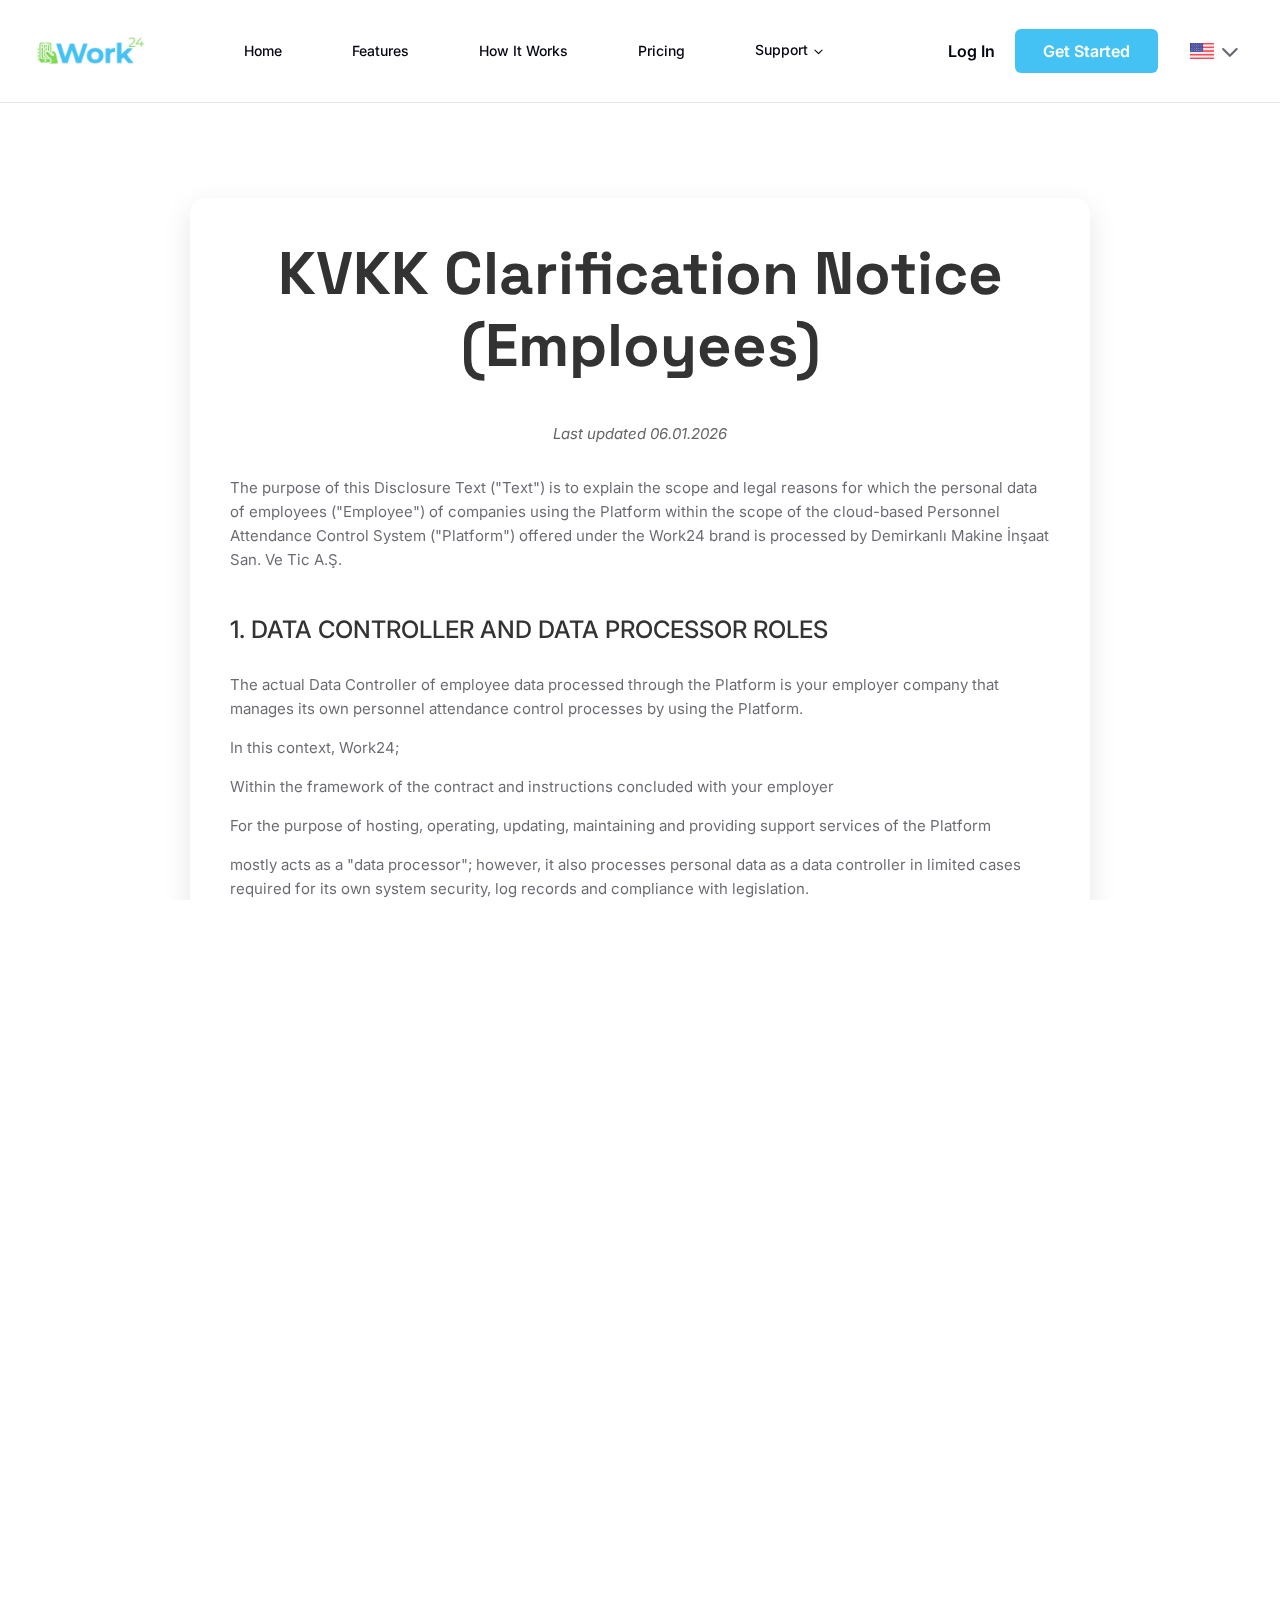
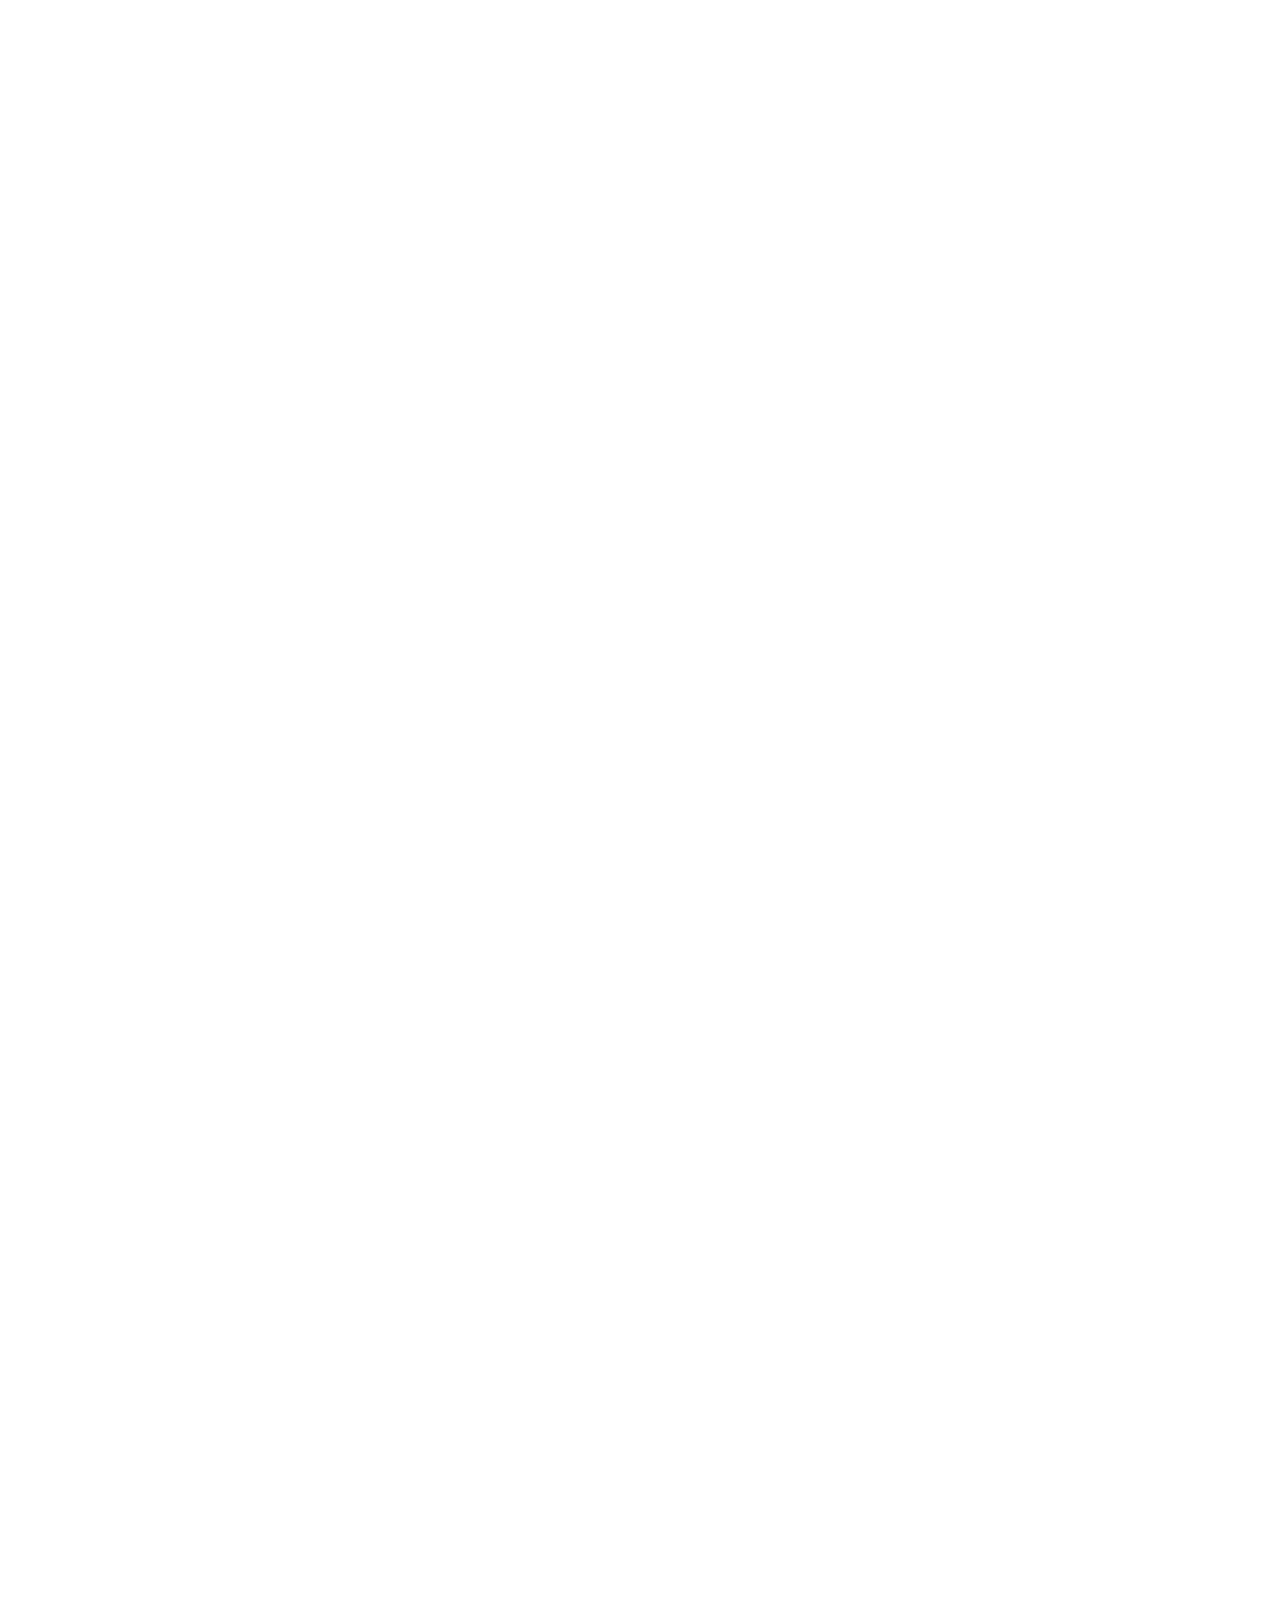
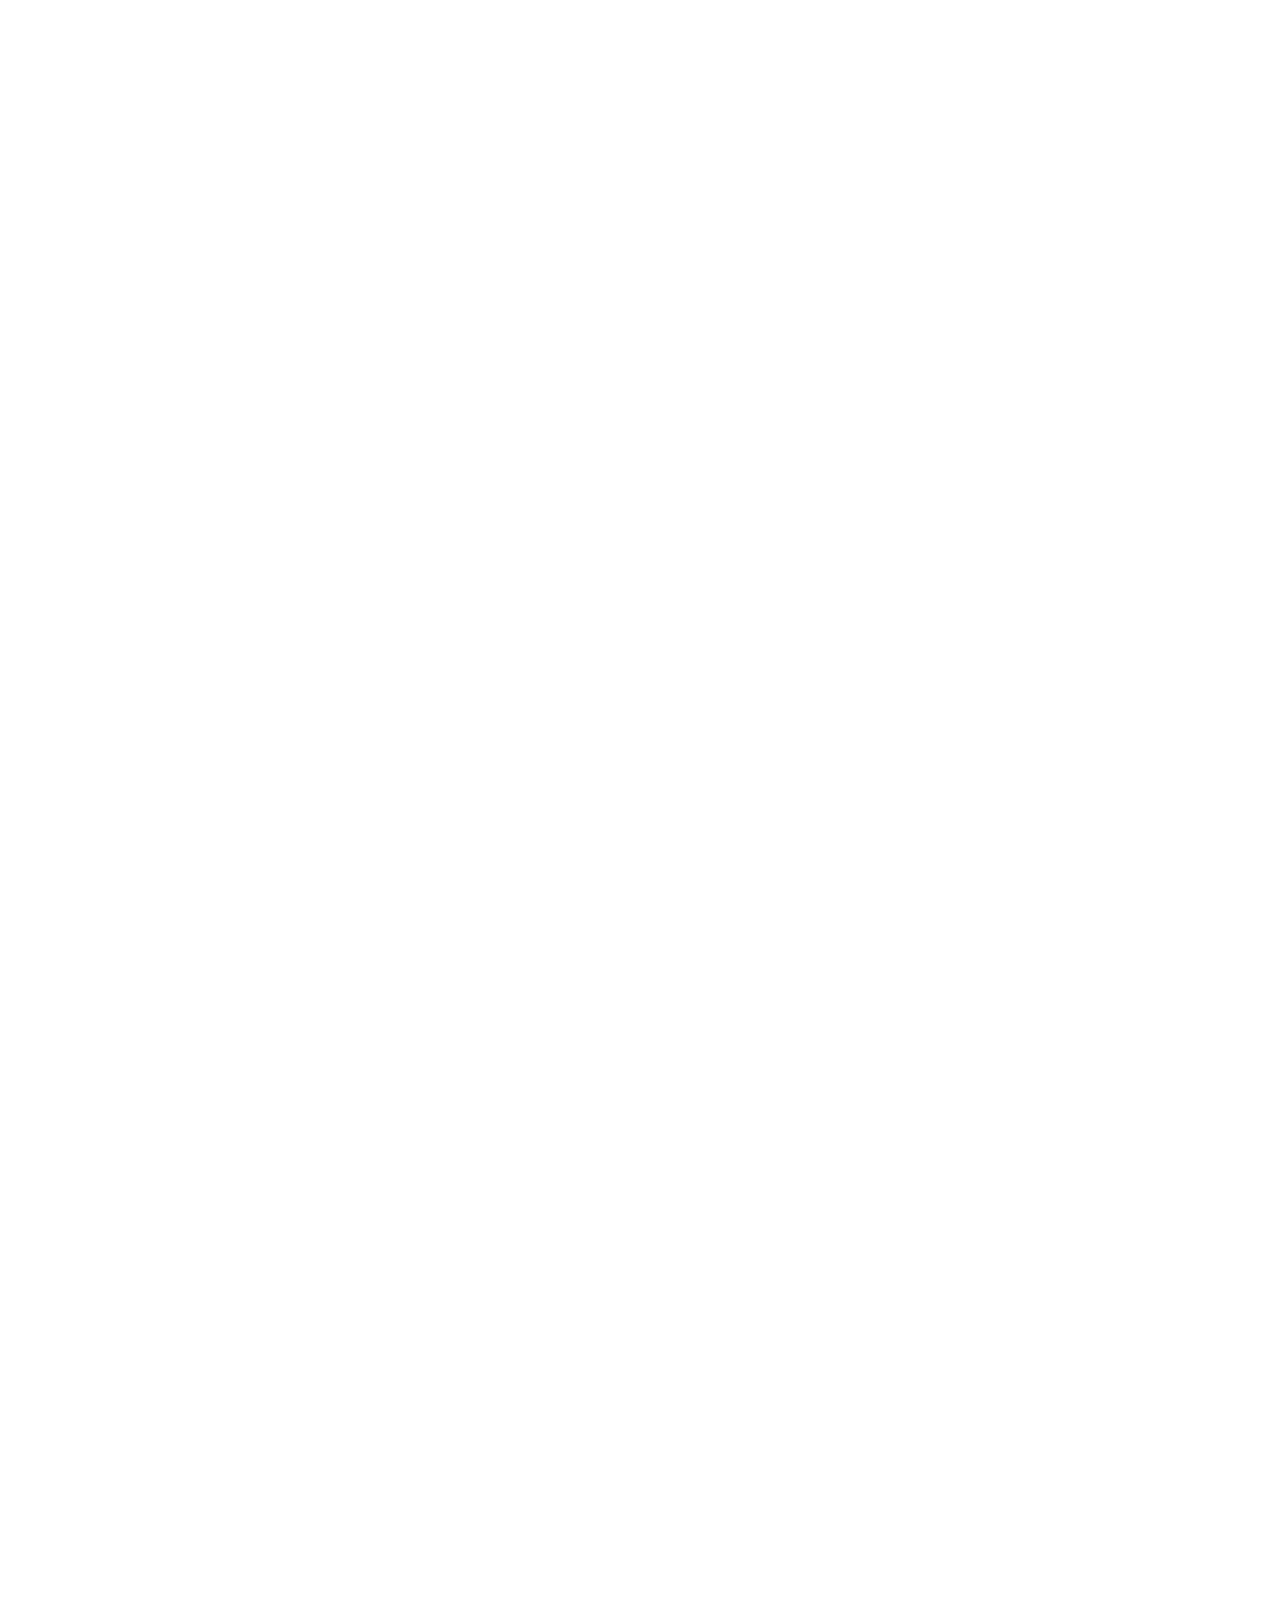
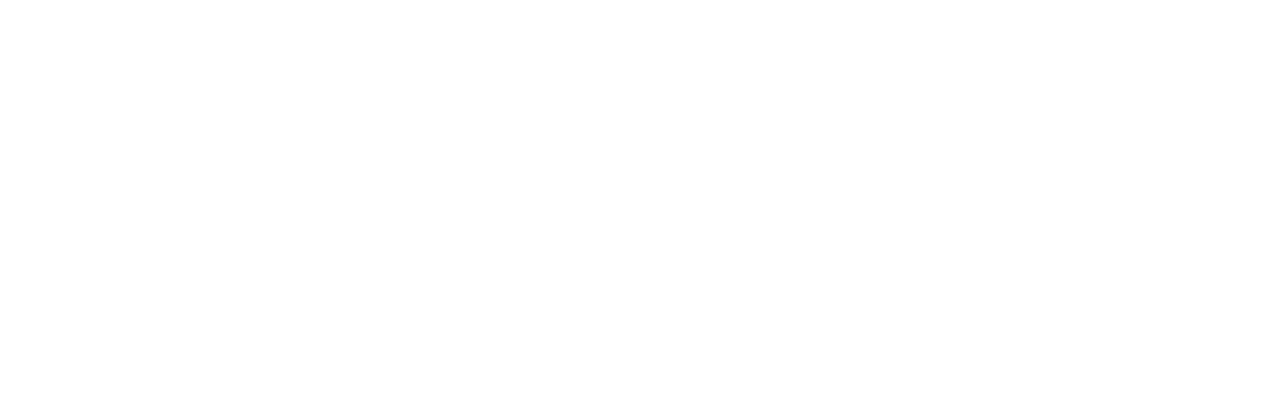
<file: kvkk-clarification-notice-employees.html>
<!doctype html>
<html class="no-js" lang="en">

<head>
    <meta charset="utf-8">
    <meta http-equiv="x-ua-compatible" content="ie=edge">
    <title>KVKK Aydınlatma Metni (Çalışanlar) - KVKK Disclosure Text (Employees) | Work24</title>
    <meta name="description" content="Work24 KVKK Aydınlatma Metni Çalışanlar">
    <meta name="author" content="soukhinkhan">
    <meta name="viewport" content="width=device-width, initial-scale=1">
    <!-- Place favicon.ico in the root directory -->
    <link rel="icon" type="image/png" href="favicon.png" />

    <link rel="preconnect" href="https://fonts.googleapis.com">
    <link rel="preconnect" href="https://fonts.gstatic.com" crossorigin>
    <link href="https://fonts.googleapis.com/css2?family=Sofia&display=swap" rel="stylesheet">
    <!-- CSS here -->
    <link rel="stylesheet" href="assets/css/vendor/bootstrap.min.css">
    <link rel="stylesheet" href="assets/css/vendor/animate.min.css">
    <link rel="stylesheet" href="assets/css/vendor/odometer.min.css">
    <link rel="stylesheet" href="assets/css/plugins/swiper.min.css">
    <link rel="stylesheet" href="assets/css/vendor/magnific-popup.css">
    <link rel="stylesheet" href="assets/css/vendor/fontawesome-pro.css">
    <link rel="stylesheet" href="assets/css/vendor/spacing.css">
    <link rel="stylesheet" href="assets/css/vendor/custom-font.css">
    <link rel="stylesheet" href="assets/css/main.css">
    <link rel="stylesheet" href="assets/css/custom.css">

    <style>
        .header__btn-wrap {
            display: flex;
            align-items: center;
            gap: 20px;
        }

        .language-selector {
            position: relative;
        }

        .language-button {
            display: flex;
            align-items: center;
            padding: 8px 12px;
            border: 0px solid #ddd;
            border-radius: 4px;
            background-color: transparent;
            cursor: pointer;
            transition: all 0.3s ease;
        }

        .language-button:hover {
            border-color: #007bff;
        }

        .flag-icon {
            width: 24px;
            height: 16px;
            margin-right: 8px;
            object-fit: cover;
        }

        .language-text {
            font-size: 14px;
            color: #333;
            margin-right: 4px;
        }

        .language-menu {
            display: none;
            position: absolute;
            top: 100%;
            right: 0;
            background-color: white;
            border: 1px solid #ddd;
            border-radius: 4px;
            margin-top: 4px;
            box-shadow: 0 2px 4px rgba(0, 0, 0, 0.1);
            z-index: 1000;
            min-width: 120px;
        }

        .language-menu.show {
            display: block;
        }

        .language-option {
            display: flex;
            align-items: center;
            padding: 8px 12px;
            cursor: pointer;
            transition: background-color 0.3s ease;
        }

        .language-option:hover {
            background-color: #f8f9fa;
        }

        .language-option:first-child {
            border-radius: 4px 4px 0 0;
        }

        .language-option:last-child {
            border-radius: 0 0 4px 4px;
        }

        /* Mobil görünüm için özel stiller */
        @media (max-width: 991px) {
            .header__btn-wrap {
                gap: 10px;
            }

            .language-button {
                padding: 6px 10px;
            }

            .language-text {
                font-size: 13px;
            }

            .flag-icon {
                width: 20px;
                height: 14px;
            }
        }

        .privacy-container {
            max-width: 900px;
            margin: 80px auto;
            padding: 40px;
            background: white;
            border-radius: 16px;
            box-shadow: 0 10px 30px rgba(0, 0, 0, 0.1);
        }

        .privacy-title {
            text-align: center;
            margin-bottom: 40px;
            color: #333;
        }

        .privacy-content {
            line-height: 1.8;
            color: #555;
        }

        .privacy-content h2 {
            color: #333;
            margin-top: 30px;
            margin-bottom: 15px;
            font-size: 24px;
        }

        .privacy-content h3 {
            color: #444;
            margin-top: 25px;
            margin-bottom: 12px;
            font-size: 20px;
        }

        .privacy-content p {
            margin-bottom: 15px;
        }

        .privacy-content ul {
            margin-bottom: 15px;
            padding-left: 30px;
        }

        .privacy-content li {
            margin-bottom: 10px;
        }

        .privacy-content strong {
            color: #333;
        }

        .privacy-date {
            text-align: center;
            color: #666;
            font-style: italic;
            margin-bottom: 30px;
        }
    </style>
</head>

<body>

    <!-- Backtotop start -->
    <div class="backtotop-wrap cursor-pointer">
        <svg class="backtotop-circle svg-content" width="100%" height="100%" viewBox="-1 -1 102 102">
            <path d="M50,1 a49,49 0 0,1 0,98 a49,49 0 0,1 0,-98" />
        </svg>
    </div>
    <!-- Backtotop end -->

    <!-- Header start -->
    <header>
        <div id="header-sticky" class="header header-6 header-8">
            <div class="container">
                <div class="mega__menu-wrapper p-relative">
                    <div class="header__main header2__main header-6__main">
                        <div class="header__left">
                            <div class="header__logo">
                                <a href="index.html">
                                    <div class="logo">
                                        <img src="assets/imgs/logo/logo_work24.png" alt="Work24 Logo">
                                    </div>
                                </a>
                            </div>
                        </div>
                        <div class="header__middle header-3__middle">
                            <nav class="main-menu d-none d-xl-block">
                                <ul class="menu-list">
                                    <li><a href="index.html#home" class="menu-link" data-translate="menu_home">Ana
                                            Sayfa</a></li>
                                    <li><a href="index.html#features" class="menu-link"
                                            data-translate="menu_features">Özellikler</a></li>
                                    <li><a href="index.html#how-it-works" class="menu-link"
                                            data-translate="menu_how_it_works">Nasıl Çalışır</a></li>
                                    <li><a href="index.html#pricing" class="menu-link"
                                            data-translate="menu_pricing">Fiyatlandırma</a></li>
                                    <li class="menu-item-has-children">
                                        <a href="#" class="menu-link" data-translate="menu_support">Destek</a>
                                        <ul class="sub-menu">
                                            <li><a href="faq.html" data-translate="menu_faq">Sıkça Sorulan
                                                    Sorular(SSS)</a>
                                            </li>
                                            <li><a href="solutions.html" data-translate="menu_solutions">Work24
                                                    Çözümler</a></li>
                                        </ul>
                                    </li>
                                </ul>
                            </nav>
                        </div>
                        <div class="header__right header-8__right">
                            <div class="header__action d-flex align-items-center">
                                <div class="contact d-none d-xl-inline-flex">
                                    <a href="https://app.work24.io/signin" data-translate="go_to_signin">Giriş Yap</a>
                                </div>
                                <div class="header__btn-wrap header-8__btn d-none d-xl-inline-flex">
                                    <a href="https://app.work24.io/signup" class="rr-btn"
                                        data-translate="get_started">Hemen
                                        Başla</a>
                                </div>
                                <div class="language-selector d-none d-xl-block">
                                    <div class="language-button" onclick="toggleLanguageMenu()">
                                        <img src="assets/imgs/flags/en.png" alt="EN" class="flag-icon" id="currentFlag">
                                        <i class="fa-solid fa-chevron-down"></i>
                                    </div>
                                    <div class="language-menu" id="languageMenu">
                                        <div class="language-option" onclick="selectLanguage('tr')">
                                            <img src="assets/imgs/flags/tr.png" alt="TR" class="flag-icon">
                                            <span>Türkçe</span>
                                        </div>
                                        <div class="language-option" onclick="selectLanguage('en')">
                                            <img src="assets/imgs/flags/en.png" alt="EN" class="flag-icon">
                                            <span>English</span>
                                        </div>
                                    </div>
                                </div>
                            </div>
                            <div class="header__hamburger ml-20 mr-20 d-xl-none">
                                <button type="button" class="hamburger-btn" data-bs-toggle="offcanvas"
                                    data-bs-target="#offcanvasMenu">
                                    <span></span>
                                    <span></span>
                                    <span></span>
                                </button>
                            </div>
                        </div>
                    </div>
                </div>
            </div>
        </div>
        </div>
    </header>

    <div id="popup-search-box">
        <div class="box-inner-wrap d-flex align-items-center">
            <form id="form" action="#" method="get" role="search">
                <input id="popup-search" type="text" name="s" placeholder="Type keywords here...">
            </form>
            <div class="search-close"><i class="fa-sharp fa-regular fa-xmark"></i></div>
        </div>
    </div>
    <!-- Header end -->

    <!-- Offcanvas Mobile Menu -->
    <div class="offcanvas offcanvas-end" tabindex="-1" id="offcanvasMenu" aria-labelledby="offcanvasMenuLabel">
        <div class="offcanvas-header">
            <div class="offcanvas-logo">
                <img src="assets/imgs/logo/logo_work24.png" alt="Work24 Logo">
            </div>
            <button type="button" class="btn-close" data-bs-dismiss="offcanvas" aria-label="Close"></button>
        </div>
        <div class="offcanvas-body">
            <nav class="mobile-menu-nav">
                <ul class="mobile-menu-list">
                    <li><a href="index.html#home" class="mobile-menu-link" data-translate="menu_home"
                            data-bs-dismiss="offcanvas">Ana Sayfa</a></li>
                    <li><a href="index.html#features" class="mobile-menu-link" data-translate="menu_features"
                            data-bs-dismiss="offcanvas">Özellikler</a></li>
                    <li><a href="index.html#how-it-works" class="mobile-menu-link" data-translate="menu_how_it_works"
                            data-bs-dismiss="offcanvas">Nasıl Çalışır</a></li>
                    <li><a href="index.html#pricing" class="mobile-menu-link" data-translate="menu_pricing"
                            data-bs-dismiss="offcanvas">Fiyatlandırma</a></li>
                    <li class="mobile-menu-item-has-children">
                        <a href="#" class="mobile-menu-link" data-translate="menu_support">Destek</a>
                        <ul class="mobile-sub-menu">
                            <li><a href="faq.html" class="mobile-menu-link" data-translate="menu_faq"
                                    data-bs-dismiss="offcanvas">Sıkça Sorulan Sorular(SSS)</a></li>
                            <li><a href="solutions.html" class="mobile-menu-link" data-translate="menu_solutions"
                                    data-bs-dismiss="offcanvas">Work24 Çözümler</a></li>
                        </ul>
                    </li>
                </ul>
            </nav>
            <div class="mobile-language-selector">
                <div class="mobile-language-button" onclick="toggleMobileLanguageMenu()">
                    <img src="assets/imgs/flags/en.png" alt="EN" class="flag-icon" id="mobileCurrentFlag">
                    <span id="mobileCurrentLang">English</span>
                    <i class="fa-solid fa-chevron-down"></i>
                </div>
                <div class="mobile-language-menu" id="mobileLanguageMenu">
                    <div class="mobile-language-option" onclick="selectMobileLanguage('tr')">
                        <img src="assets/imgs/flags/tr.png" alt="TR" class="flag-icon">
                        <span>Türkçe</span>
                    </div>
                    <div class="mobile-language-option" onclick="selectMobileLanguage('en')">
                        <img src="assets/imgs/flags/en.png" alt="EN" class="flag-icon">
                        <span>English</span>
                    </div>
                </div>
            </div>
            <div class="mobile-menu-actions">
                <a href="https://app.work24.io/signin" class="mobile-menu-btn mobile-menu-btn-secondary"
                    data-translate="go_to_signin" data-bs-dismiss="offcanvas">Giriş Yap</a>
                <a href="https://app.work24.io/signup" class="mobile-menu-btn mobile-menu-btn-primary"
                    data-translate="get_started" data-bs-dismiss="offcanvas">Hemen Başla</a>
            </div>
        </div>
    </div>

    <!-- Body main wrapper start -->
    <div id="smooth-wrapper">
        <div id="smooth-content">
            <main>
                <!-- KVKK Aydınlatma Metni Section start -->
                <section class="section-space">
                    <div class="container">
                        <div class="privacy-container">
                            <h1 class="privacy-title" data-tr="tr">KVKK Aydınlatma Metni (Çalışanlar)</h1>
                            <h1 class="privacy-title" data-tr="en" style="display: none;">KVKK Clarification Notice
                                (Employees)</h1>

                            <p class="privacy-date" data-tr="tr">Son güncelleme 06.01.2026</p>
                            <p class="privacy-date" data-tr="en" style="display: none;">Last updated 06.01.2026</p>

                            <div class="privacy-content">
                                <div data-tr="tr">
                                    <p>
                                        Bu Aydınlatma Metni'nin ("Metin") amacı, Work24 markası altında sunulan bulut
                                        tabanlı Personel Devam Kontrol Sistemi ("Platform") kapsamında, Platform'u
                                        kullanan şirket çalışanlarının ("Çalışan") kişisel verilerinin, Demirkanlı
                                        Makine İnşaat San. Ve Tic A.Ş. tarafından hangi kapsamda ve hangi hukuki
                                        sebeplerle işlendiğinin açıklanmasıdır.
                                    </p>

                                    <h2>1. VERİ SORUMLUSU VE VERİ İŞLEYEN ROLLERİ</h2>
                                    <p>
                                        Platform üzerinden işlenen çalışan verilerinin asıl Veri Sorumlusu, Platform'u
                                        kullanarak kendi personel devam kontrol süreçlerini yöneten işveren
                                        şirketinizdir.
                                    </p>

                                    <p>
                                        Work24, bu kapsamda;
                                    </p>

                                    <p>
                                        İşvereniniz ile akdedilen sözleşme ve talimatlar çerçevesinde
                                    </p>

                                    <p>
                                        Platform'un barındırılması, işletilmesi, güncellenmesi, bakım ve destek
                                        hizmetlerinin sunulması amacıyla
                                    </p>

                                    <p>
                                        çoğunlukla "veri işleyen" sıfatıyla hareket etmekte; ancak kendi sistem
                                        güvenliği, log kayıtları ve mevzuata uyum gereği zorunlu olan sınırlı hallerde
                                        veri sorumlusu sıfatıyla da kişisel veri işlemektedir.
                                    </p>

                                    <h2>2. İŞLENEN KİŞİSEL VERİLER VE KAYNAĞI</h2>
                                    <p>
                                        Platform kapsamında işlenen kişisel verileriniz, temel olarak işvereniniz
                                        tarafından sisteme girilen veya sistem tarafından otomatik olarak üretilen
                                        verilerden oluşmaktadır. Bu kapsamdaki başlıca veri kategorileri şunlardır:
                                    </p>

                                    <p>
                                        <strong>Kimlik ve Çalışan Bilgileri</strong> Ad, soyad, personel sicil numarası,
                                        vardiya bilgisi, işyeri/şube bilgisi vb.
                                    </p>

                                    <p>
                                        <strong>İletişim Bilgileri</strong> E-posta adresi, cep telefonu
                                    </p>

                                    <p>
                                        <strong>Mesai ve Devam Bilgileri</strong> Giriş-çıkış saatleri, vardiya
                                        başlangıç/bitiş saatleri, fazla mesai, raporlanmış devamsızlık ve izin
                                        kayıtları, mola kayıtları vb.
                                    </p>

                                    <p>
                                        <strong>Konum Verileri</strong> İşvereniniz tarafından seçilen kullanım
                                        senaryosuna bağlı olarak, işe giriş-çıkış veya lokasyon bazlı doğrulama için
                                        kullanılan anlık konum bilgileri (varsa ve sistemde ilgili özelliğin aktif
                                        olması halinde)
                                    </p>

                                    <p>
                                        <strong>Cihaz ve Kullanım Bilgileri</strong> Mobil uygulama/portal kullanımı
                                        sırasında oluşan kullanıcı adı, oturum ve işlem kayıtları, cihaz modeli, işletim
                                        sistemi bilgisi vb.
                                    </p>

                                    <p>
                                        <strong>Log ve İşlem Güvenliği Verileri</strong> Erişim tarih-saat bilgisi,
                                        yapılan işlemler, hata logları, güvenlik kayıtları vb.
                                    </p>

                                    <p>
                                        Bu verilerin önemli bir kısmı; işvereninizin insan kaynakları ve/veya puantaj
                                        süreçlerinde zaten işlediği verilerin, Platform üzerinden dijital ortamda
                                        yönetilmesi amacıyla işlenmektedir.
                                    </p>

                                    <h2>3. KİŞİSEL VERİLERİN İŞLENME AMAÇLARI</h2>
                                    <p>
                                        Kişisel verileriniz; esas olarak işvereninizin iş kanunu, puantaj ve insan
                                        kaynakları süreçlerini yürütmesi amacıyla, Work24 tarafından ise aşağıdaki
                                        amaçlarla sınırlı ve ölçülü biçimde işlenmektedir:
                                    </p>

                                    <p>
                                        Platform'un kurulumu, konfigürasyonu ve devreye alınması
                                    </p>

                                    <p>
                                        Kullanıcı hesaplarının oluşturulması, yetkilendirilmesi ve yönetilmesi
                                    </p>

                                    <p>
                                        Giriş-çıkış, vardiya ve mesai bilgilerinin işlenmesi, raporlanması ve işveren
                                        sistemlerine aktarılmasının sağlanması
                                    </p>

                                    <p>
                                        Sistem performansının izlenmesi, bakım ve destek hizmetlerinin verilmesi
                                    </p>

                                    <p>
                                        Güvenlik, hata tespiti ve izinsiz erişimlerin önlenmesi amaçlı log kayıtlarının
                                        tutulması
                                    </p>

                                    <p>
                                        Yedekleme ve iş sürekliliği süreçlerinin yürütülmesi
                                    </p>

                                    <p>
                                        Olası uyuşmazlıklarda delil teşkil etmesi amacıyla kayıtların saklanması
                                    </p>

                                    <p>
                                        İlgili mevzuattan doğan yükümlülüklerin yerine getirilmesi (örneğin,
                                        istenildiğinde yetkili kurumlarla paylaşılabilmesi)
                                    </p>

                                    <p>
                                        Work24, Platform üzerinden işlenen çalışan verilerini kendi başına puantaj,
                                        performans, disiplin gibi amaçlarla kullanmaz; bu tür değerlendirmeler
                                        işvereninizin kendi süreçleri kapsamında ve kendi sorumluluğunda
                                        yürütülmektedir.
                                    </p>

                                    <h2>4. KİŞİSEL VERİLERİN AKTARILMASI</h2>
                                    <p>
                                        Çalışan kişisel verileriniz;
                                    </p>

                                    <p>
                                        Platform'un barındırılması, yönetilmesi ve yedeklenmesi amacıyla barındırma
                                        (hosting) ve altyapı hizmeti sağlayıcılarına
                                    </p>

                                    <p>
                                        Sistemlerin bakımı ve geliştirilmesi için yazılım ve teknik destek hizmeti
                                        aldığımız firmalar
                                    </p>

                                    <p>
                                        Olası uyuşmazlık hallerinde hukuk danışmanlarımız ve yetkili yargı mercileri
                                    </p>

                                    <p>
                                        Mevzuatta öngörülen hallerde ve sınırlar içinde yetkili kamu kurum ve
                                        kuruluşları
                                    </p>

                                    <p>
                                        ile paylaşılabilmektedir.
                                    </p>

                                    <p>
                                        Bu aktarımlar gerçekleştirilirken, KVKK'nın 8. Ve 9. Maddeleri çerçevesinde
                                        gerekli teknik ve idari güvenlik tedbirleri alınmaktadır.
                                    </p>

                                    <p>
                                        Yurt dışına aktarım söz konusu olduğunda, ilgili bulut/altyapı sağlayıcıları ile
                                        yapılan sözleşmeler ve Kurul kararları çerçevesinde hareket edilmektedir.
                                    </p>

                                    <h2>5. KİŞİSEL VERİLERİN TOPLANMA YÖNTEMLERİ VE HUKUKİ SEBEPLERİ</h2>
                                    <p>
                                        Kişisel verileriniz;
                                    </p>

                                    <p>
                                        İşvereniniz tarafından Platform'a aktarılan personel verileri
                                    </p>

                                    <p>
                                        Sizin Platform'u kullanımınız esnasında oluşan işlem ve log kayıtları
                                    </p>

                                    <p>
                                        Mobil uygulama veya web portal üzerinden yapılan işlemler
                                    </p>

                                    <p>
                                        Entegrasyonlar yoluyla işvereninizin sistemlerinden aktarılan kayıtlar
                                    </p>

                                    <p>
                                        aracılığıyla otomatik yollarla elde edilmektedir.
                                    </p>

                                    <p>
                                        Bu veriler; KVKK'nın 5. Maddesi uyarınca;
                                    </p>

                                    <p>
                                        Bir sözleşmenin kurulması veya ifasıyla doğrudan ilgili olması (m.5/2-c)
                                    </p>

                                    <p>
                                        Veri sorumlusunun hukuki yükümlülüğünü yerine getirebilmesi için zorunlu olması
                                        (m.5/2-ç)
                                    </p>

                                    <p>
                                        Bir hakkın tesisi, kullanılması veya korunması için veri işlemenin zorunlu
                                        olması (m.5/2-e)
                                    </p>

                                    <p>
                                        Meşru menfaatlerimizin ve işvereninizin meşru menfaatlerinin korunması (m.5/2-f)
                                    </p>

                                    <p>
                                        hukuki sebeplerine dayanılarak işlenmektedir.
                                    </p>

                                    <p>
                                        Bu hukuki sebeplerin yeterli olmadığı durumlarda, ilgili haller için ayrıca açık
                                        rızanız talep edilebilecektir.
                                    </p>

                                    <h2>6. KİŞİSEL VERİLERİN SAKLANMA SÜRESİ</h2>
                                    <p>
                                        Work24, Platform kapsamında işlenen çalışan verilerini;
                                    </p>

                                    <p>
                                        İşvereniniz ile olan sözleşme ilişkisi devam ettiği sürece
                                    </p>

                                    <p>
                                        İlgili mevzuatta öngörülen zamanaşımı süreleri ve saklama yükümlülükleri boyunca
                                    </p>

                                    <p>
                                        Uyuşmazlık risklerinin devam ettiği sürelerle sınırlı olarak
                                    </p>

                                    <p>
                                        saklamaktadır.
                                    </p>

                                    <p>
                                        Süre sonunda veriler, işvereninizle yapılan sözleşme hükümleri ve talimatları
                                        doğrultusunda silinmekte, yok edilmekte veya anonim hale getirilmektedir.
                                    </p>

                                    <h2>7. ÇALIŞANLARIN KVKK KAPSAMINDAKİ HAKLARI</h2>
                                    <p>
                                        KVKK'nın 11. Maddesi uyarınca, kişisel veri sahibi olarak, Platform kapsamında
                                        işlenen kişisel verileriniz hakkında
                                    </p>

                                    <p>
                                        Kişisel verinizin işlenip işlenmediğini öğrenme
                                    </p>

                                    <p>
                                        Kişisel verileriniz işlenmişse buna ilişkin bilgi talep etme
                                    </p>

                                    <p>
                                        Kişisel verilerinizin işlenme amacını ve bunların amacına uygun kullanılıp
                                        kullanılmadığını öğrenme
                                    </p>

                                    <p>
                                        Kişisel verilerinizin aktarıldığı üçüncü kişileri bilme
                                    </p>

                                    <p>
                                        Kişisel verilerinizin eksik veya yanlış işlenmiş olması halinde bunların
                                        düzeltilmesini isteme
                                    </p>

                                    <p>
                                        KVKK'nın 7. Maddesi çerçevesinde verilerinizin silinmesini veya yok edilmesini
                                        isteme
                                    </p>

                                    <p>
                                        Yapılan işlemlerin verilerinizin aktarıldığı üçüncü kişilere bildirilmesini
                                        isteme
                                    </p>

                                    <p>
                                        Sadece otomatik sistemler vasıtasıyla analiz edilerek aleyhinize bir sonucun
                                        ortaya çıkmasına itiraz etme
                                    </p>

                                    <p>
                                        Kanuna aykırı veri işlenmesi sebebiyle zarara uğramanız halinde zararın
                                        giderilmesini talep etme
                                    </p>

                                    <p>
                                        haklarına sahipsiniz.
                                    </p>

                                    <p>
                                        Bu haklarınızı kullanırken, öncelikle işvereniniz olan şirketin veri sorumlusu
                                        sıfatıyla belirlediği iletişim kanallarını kullanmanız esastır. Work24 doğrudan
                                        başvurularınız olması halinde, talebiniz ilgili Veri Sorumlusu işvereninize
                                        iletilmekte ve işvereninizle koordineli biçimde sonuçlandırılmaktadır.
                                    </p>

                                    <p>
                                        Başvurularınızı, KVKK Aydınlatma Metni (Şirket) "Başvuru Yöntemleri" başlığı
                                        altında belirtilen yollarla şirketimize iletebilirsiniz.
                                    </p>

                                    <h2>8. METİNDE YAPILABİLECEK DEĞİŞİKLİKLER</h2>
                                    <p>
                                        Work24, yürürlükteki mevzuat, Kurul kararları ve Platform'daki güncellemeler
                                        doğrultusunda bu Metin'de değişiklik yapma hakkını saklı tutar. Güncel Metin,
                                        Platform üzerinden veya uygun görülen diğer yöntemlerle çalışanların erişimine
                                        sunulduğu anda yürürlüğe girer.
                                    </p>

                                    <p>
                                        <strong>DEMİRKANLI MAKİNA İNŞAAT SANAYİ VE TİCARET ANONİM ŞİRKETİ</strong>
                                    </p>
                                </div>

                                <div data-tr="en" style="display: none;">
                                    <p>
                                        The purpose of this Disclosure Text ("Text") is to explain the scope and legal
                                        reasons for which the personal data of employees ("Employee") of companies using
                                        the Platform within the scope of the cloud-based Personnel Attendance Control
                                        System ("Platform") offered under the Work24 brand is processed by Demirkanlı
                                        Makine İnşaat San. Ve Tic A.Ş.
                                    </p>

                                    <h2>1. DATA CONTROLLER AND DATA PROCESSOR ROLES</h2>
                                    <p>
                                        The actual Data Controller of employee data processed through the Platform is
                                        your employer company that manages its own personnel attendance control
                                        processes by using the Platform.
                                    </p>

                                    <p>
                                        In this context, Work24;
                                    </p>

                                    <p>
                                        Within the framework of the contract and instructions concluded with your
                                        employer
                                    </p>

                                    <p>
                                        For the purpose of hosting, operating, updating, maintaining and providing
                                        support services of the Platform
                                    </p>

                                    <p>
                                        mostly acts as a "data processor"; however, it also processes personal data as a
                                        data controller in limited cases required for its own system security, log
                                        records and compliance with legislation.
                                    </p>

                                    <h2>2. PROCESSED PERSONAL DATA AND SOURCE</h2>
                                    <p>
                                        Your personal data processed within the scope of the Platform basically consists
                                        of data entered into the system by your employer or automatically generated by
                                        the system. The main data categories within this scope are:
                                    </p>

                                    <p>
                                        <strong>Identity and Employee Information</strong> Name, surname, personnel
                                        registration number, shift information, workplace/branch information, etc.
                                    </p>

                                    <p>
                                        <strong>Contact Information</strong> Email address, mobile phone
                                    </p>

                                    <p>
                                        <strong>Working Hours and Attendance Information</strong> Check-in and check-out
                                        times, shift start/end times, overtime, reported absences and leave records,
                                        break records, etc.
                                    </p>

                                    <p>
                                        <strong>Location Data</strong> Instant location information used for
                                        check-in/check-out or location-based verification depending on the usage
                                        scenario selected by your employer (if any and if the relevant feature is active
                                        in the system)
                                    </p>

                                    <p>
                                        <strong>Device and Usage Information</strong> Username, session and transaction
                                        records created during mobile application/portal use, device model, operating
                                        system information, etc.
                                    </p>

                                    <p>
                                        <strong>Log and Transaction Security Data</strong> Access date-time information,
                                        transactions performed, error logs, security records, etc.
                                    </p>

                                    <p>
                                        A significant portion of this data is processed for the purpose of managing in
                                        digital environment through the Platform the data that your employer already
                                        processes in its human resources and/or payroll processes.
                                    </p>

                                    <h2>3. PURPOSES OF PROCESSING PERSONAL DATA</h2>
                                    <p>
                                        Your personal data is processed primarily for your employer to carry out its
                                        labor law, payroll and human resources processes, and by Work24 for the
                                        following purposes in a limited and measured manner:
                                    </p>

                                    <p>
                                        Installation, configuration and commissioning of the Platform
                                    </p>

                                    <p>
                                        Creation, authorization and management of user accounts
                                    </p>

                                    <p>
                                        Processing, reporting and ensuring transfer to employer systems of
                                        check-in/check-out, shift and working hours information
                                    </p>

                                    <p>
                                        Monitoring system performance, providing maintenance and support services
                                    </p>

                                    <p>
                                        Keeping log records for security, error detection and prevention of unauthorized
                                        access
                                    </p>

                                    <p>
                                        Execution of backup and business continuity processes
                                    </p>

                                    <p>
                                        Storage of records for the purpose of constituting evidence in possible disputes
                                    </p>

                                    <p>
                                        Fulfillment of obligations arising from relevant legislation (e.g., sharing with
                                        authorized institutions when requested)
                                    </p>

                                    <p>
                                        Work24 does not use employee data processed through the Platform on its own for
                                        purposes such as payroll, performance, discipline; such evaluations are carried
                                        out within the scope of your employer's own processes and under its own
                                        responsibility.
                                    </p>

                                    <h2>4. TRANSFER OF PERSONAL DATA</h2>
                                    <p>
                                        Your employee personal data;
                                    </p>

                                    <p>
                                        To hosting and infrastructure service providers for the purpose of hosting,
                                        managing and backing up the Platform
                                    </p>

                                    <p>
                                        To companies from which we receive software and technical support services for
                                        the maintenance and development of systems
                                    </p>

                                    <p>
                                        To our legal advisors and authorized judicial authorities in case of possible
                                        disputes
                                    </p>

                                    <p>
                                        To authorized public institutions and organizations in cases and within limits
                                        foreseen in the legislation
                                    </p>

                                    <p>
                                        may be shared.
                                    </p>

                                    <p>
                                        When these transfers are made, necessary technical and administrative security
                                        measures are taken within the framework of Articles 8 and 9 of KVKK.
                                    </p>

                                    <p>
                                        In case of transfer abroad, action is taken within the framework of contracts
                                        made with relevant cloud/infrastructure providers and Board decisions.
                                    </p>

                                    <h2>5. METHODS OF COLLECTING PERSONAL DATA AND LEGAL REASONS</h2>
                                    <p>
                                        Your personal data;
                                    </p>

                                    <p>
                                        Employee data transferred to the Platform by your employer
                                    </p>

                                    <p>
                                        Transaction and log records created during your use of the Platform
                                    </p>

                                    <p>
                                        Transactions made through mobile application or web portal
                                    </p>

                                    <p>
                                        Records transferred from your employer's systems through integrations
                                    </p>

                                    <p>
                                        is obtained through automatic means.
                                    </p>

                                    <p>
                                        This data; in accordance with Article 5 of KVKK;
                                    </p>

                                    <p>
                                        Being directly related to the establishment or performance of a contract (Art.
                                        5/2-c)
                                    </p>

                                    <p>
                                        Being necessary for the data controller to fulfill its legal obligation (Art.
                                        5/2-ç)
                                    </p>

                                    <p>
                                        Data processing being necessary for the establishment, exercise or protection of
                                        a right (Art. 5/2-e)
                                    </p>

                                    <p>
                                        Protection of our legitimate interests and your employer's legitimate interests
                                        (Art. 5/2-f)
                                    </p>

                                    <p>
                                        is processed based on legal reasons.
                                    </p>

                                    <p>
                                        In cases where these legal reasons are not sufficient, your explicit consent may
                                        be requested separately for relevant cases.
                                    </p>

                                    <h2>6. RETENTION PERIOD OF PERSONAL DATA</h2>
                                    <p>
                                        Work24 stores employee data processed within the scope of the Platform;
                                    </p>

                                    <p>
                                        As long as the contractual relationship with your employer continues
                                    </p>

                                    <p>
                                        For the periods of limitation and retention obligations foreseen in relevant
                                        legislation
                                    </p>

                                    <p>
                                        Limited to periods during which dispute risks continue
                                    </p>

                                    <p>
                                        stores.
                                    </p>

                                    <p>
                                        At the end of the period, data is deleted, destroyed or anonymized in accordance
                                        with the contract provisions and instructions made with your employer.
                                    </p>

                                    <h2>7. RIGHTS OF EMPLOYEES WITHIN THE SCOPE OF KVKK</h2>
                                    <p>
                                        In accordance with Article 11 of KVKK, as a personal data subject, regarding
                                        your personal data processed within the scope of the Platform
                                    </p>

                                    <p>
                                        Learning whether your personal data is processed
                                    </p>

                                    <p>
                                        Requesting information if your personal data has been processed
                                    </p>

                                    <p>
                                        Learning the purpose of processing your personal data and whether they are used
                                        in accordance with their purpose
                                    </p>

                                    <p>
                                        Knowing the third parties to whom your personal data is transferred
                                    </p>

                                    <p>
                                        Requesting correction if your personal data is processed incompletely or
                                        incorrectly
                                    </p>

                                    <p>
                                        Requesting deletion or destruction of your data within the framework of Article
                                        7 of KVKK
                                    </p>

                                    <p>
                                        Requesting notification of the transactions made to third parties to whom your
                                        data is transferred
                                    </p>

                                    <p>
                                        Objecting to a result that emerges against you as a result of being analyzed
                                        only through automated systems
                                    </p>

                                    <p>
                                        Requesting compensation for damage in case you suffer damage due to unlawful
                                        processing of data
                                    </p>

                                    <p>
                                        you have rights.
                                    </p>

                                    <p>
                                        When exercising these rights, it is essential that you primarily use the
                                        communication channels determined by your employer company as the data
                                        controller. In case of direct applications to Work24, your request is forwarded
                                        to the relevant Data Controller employer and finalized in coordination with your
                                        employer.
                                    </p>

                                    <p>
                                        You can send your applications to our company through the methods specified
                                        under the "Application Methods" heading in the KVKK Disclosure Text (Company).
                                    </p>

                                    <h2>8. CHANGES THAT CAN BE MADE TO THE TEXT</h2>
                                    <p>
                                        Work24 reserves the right to make changes to this Text in accordance with the
                                        current legislation, Board decisions and updates in the Platform. The current
                                        Text enters into force when it is made available to employees through the
                                        Platform or other methods deemed appropriate.
                                    </p>

                                    <p>
                                        <strong>DEMİRKANLI MAKİNA İNŞAAT SANAYİ VE TİCARET ANONİM ŞİRKETİ</strong>
                                    </p>
                                </div>
                            </div>
                        </div>
                    </div>
                </section>
                <!-- KVKK Aydınlatma Metni Section end -->

            </main>

            <!-- Footer area start -->
            <footer>
                <section class="footer-2 footer-8 overflow-hidden p-relative z-1">
                    <div class="footer-8__shapes">
                        <div class="footer-8__shape-1 footer-8__shape upDown">
                            <img src="assets/imgs/shapes/footer-8-shape-1.png" alt="">
                        </div>
                        <div class="footer-8__shape-2 footer-8__shape rightLeft">
                            <img src="assets/imgs/shapes/footer-8-shape-2.png" alt="">
                        </div>

                        <div class="footer-8__border__box footer-8__border__box-1">
                            <div class="footer-8__border__shape"></div>
                        </div>
                        <div class="footer-8__border__box footer-8__border__box-2">
                            <div class="footer-8__border__shape footer-8__border__shape-2"></div>
                        </div>
                        <div class="footer-8__border__box footer-8__border__box-3">
                            <div class="footer-8__border__shape"></div>
                        </div>
                    </div>
                    <div class="container">
                        <div class="row footer-2__wrap p-relative">
                            <div class="col-xl-4 col-lg-3 col-md-6 col-sm-6">
                                <div class="footer-2__widget">
                                    <div class="footer-2__logo mb-30">
                                        <a href="index.html">
                                            <img src="assets/imgs/logo/logo_work24.png" alt="Work24 Logo">
                                        </a>
                                    </div>
                                    <div class="footer-2__content">
                                        <p class="dec" data-tr="tr">Personel yönetiminde<br>yeni nesil
                                            çözümler için<br>Work24'i tercih edin.</p>
                                        <p class="dec" data-tr="en" style="display: none;">Choose Work24 for<br>next
                                            generation solutions<br>in employee management.</p>
                                    </div>
                                    <div class="footer-2__social mt-30">
                                        <ul>
                                            <li>
                                                <a href="https://www.youtube.com/@Work24pdks" target="_blank"
                                                    rel="noopener noreferrer" class="rr-btn social-youtube">
                                                    <i class="fa-brands fa-youtube"></i>
                                                </a>
                                            </li>
                                            <li>
                                                <a href="https://www.linkedin.com/company/work24global/?lipi=urn%3Ali%3Apage%3Ad_flagship3_company%3BdTuvPVUpS%2FWdjovsgF9bxw%3D%3D"
                                                    target="_blank" rel="noopener noreferrer"
                                                    class="rr-btn social-linkedin">
                                                    <i class="fa-brands fa-linkedin-in"></i>
                                                </a>
                                            </li>
                                            <li>
                                                <a href="https://x.com/work24pdks?s=11" target="_blank"
                                                    rel="noopener noreferrer" class="rr-btn social-x">
                                                    <i class="fa-brands fa-x"></i>
                                                </a>
                                            </li>
                                            <li>
                                                <a href="https://www.instagram.com/work24._/" target="_blank"
                                                    rel="noopener noreferrer" class="rr-btn social-instagram">
                                                    <i class="fa-brands fa-instagram"></i>
                                                </a>
                                            </li>
                                            <li>
                                                <a href="https://www.facebook.com/people/Work24/61586505350252/"
                                                    target="_blank" rel="noopener noreferrer"
                                                    class="rr-btn social-facebook">
                                                    <i class="fa-brands fa-facebook-f"></i>
                                                </a>
                                            </li>
                                        </ul>
                                    </div>
                                </div>
                            </div>
                            <div class="col-xl-3 col-lg-3 col-md-6 col-sm-6">
                                <div class="footer-2__widget footer-4__widget-2th-left">
                                    <div class="footer-2__widget-title mb-15 mb-md-10 mb-sm-10 mb-xs-10">
                                        <h4 data-tr="tr">Hızlı Bağlantılar</h4>
                                        <h4 data-tr="en" style="display: none;">Quick Links</h4>
                                    </div>
                                    <div class="footer-2__link">
                                        <ul>
                                            <li><a href="index.html" data-tr="tr">Ana Sayfa</a><a href="index.html"
                                                    data-tr="en" style="display: none;">Home</a></li>
                                            <li><a href="https://app.work24.io/signup" data-tr="tr">Kayıt Ol</a><a
                                                    href="https://app.work24.io/signup" data-tr="en">Sign Up</a></li>
                                            <li><a href="https://app.work24.io/signin" data-tr="tr">Giriş Yap</a><a
                                                    href="https://app.work24.io/signin" data-tr="en">Sign In</a></li>
                                            <li><a href="delete-account.html" data-tr="tr">Hesap Silme</a><a
                                                    href="delete-account.html" data-tr="en"
                                                    style="display: none;">Delete Account</a></li>
                                        </ul>
                                    </div>
                                </div>
                            </div>
                            <div class="col-xl-3 col-lg-3 col-md-6 col-sm-6">
                                <div class="footer-2__widget footer-4__widget-3th-left">
                                    <div class="footer-2__widget-title mb-15 mb-md-10 mb-sm-10 mb-xs-10">
                                        <h4 data-tr="tr">Destek</h4>
                                        <h4 data-tr="en" style="display: none;">Support</h4>
                                    </div>
                                    <div class="footer-2__link">
                                        <ul>
                                            <li><a href="faq.html" data-tr="tr">Sıkça Sorulan Sorular(SSS)</a><a
                                                    href="faq.html" data-tr="en" style="display: none;">Frequently Asked
                                                    Questions(SSS)</a></li>
                                            <li><a href="solutions.html" data-tr="tr">Work24 Çözümler</a><a
                                                    href="solutions.html" data-tr="en" style="display: none;">Work24
                                                    Solutions</a></li>
                                            <li><a href="privacy.html" data-tr="tr">Gizlilik Politikası</a><a
                                                    href="privacy.html" data-tr="en" style="display: none;">Privacy
                                                    Policy</a></li>
                                            <li><a href="kvkk-clarification-notice-corporate.html" data-tr="tr">KVKK
                                                    Aydınlatma Metni (Kurumsal)</a><a
                                                    href="kvkk-clarification-notice-corporate.html" data-tr="en"
                                                    style="display: none;">KVKK Clarification Notice (Corporate)</a>
                                            </li>
                                            <li><a href="kvkk-clarification-notice-employees.html" data-tr="tr">KVKK
                                                    Aydınlatma Metni (Çalışanlar)</a><a
                                                    href="kvkk-clarification-notice-employees.html" data-tr="en"
                                                    style="display: none;">KVKK Clarification Notice (Employees)</a>
                                            </li>
                                        </ul>
                                    </div>
                                </div>
                            </div>
                            <div class="col-xl-2 col-lg-3 col-md-6 col-sm-6">
                                <div class="footer-2__widget footer-4__widget footer-4__widget-4th-left">
                                    <div class="footer-2__widget-title mb-15 mb-md-10 mb-sm-10 mb-xs-10">
                                        <h4 data-tr="tr">İletişim</h4>
                                        <h4 data-tr="en" style="display: none;">Contact</h4>
                                    </div>
                                    <div class="footer-2__link">
                                        <ul>
                                            <li><a href="mailto:info@work24.io">info@work24.io</a></li>
                                            <li><a href="tel:02164140890">0216 414 08 90</a></li>

                                        </ul>
                                    </div>

                                </div>
                            </div>
                        </div>
                        <div class="footer-2__bottom-wrapper">
                            <div class="container">
                                <div class="footer-2__bottom">
                                    <div class="footer-2__copyright">
                                        <p data-tr="tr">&copy; 2026 Work24. Tüm hakları saklıdır.</p>
                                        <p data-tr="en" style="display: none;">&copy; 2026 Work24. All rights reserved.
                                        </p>
                                    </div>

                                </div>
                            </div>
                        </div>
                    </div>
                </section>
            </footer>
            <!-- Footer area end -->
        </div>
    </div>


    <!-- JS here -->
    <script src="assets/js/vendor/jquery-3.7.1.min.js"></script>
    <script src="assets/js/vendor/chroma.min.js"></script>
    <script src="assets/js/plugins/waypoints.min.js"></script>
    <script src="assets/js/vendor/bootstrap.bundle.min.js"></script>
    <script src="assets/js/plugins/meanmenu.min.js"></script>
    <script src="assets/js/plugins/swiper.min.js"></script>
    <script src="assets/js/plugins/gsap.js"></script>
    <script src="assets/js/plugins/ScrollSmoother.js"></script>
    <script src="assets/js/plugins/ScrollToPlugin.js"></script>
    <script src="assets/js/plugins/ScrollTrigger.js"></script>
    <script src="assets/js/plugins/SplitText.js"></script>
    <script src="assets/js/plugins/wow.js"></script>
    <script src="assets/js/vendor/magnific-popup.min.js"></script>
    <script src="assets/js/vendor/type.js"></script>
    <script src="assets/js/vendor/vanilla-tilt.js"></script>
    <script src="assets/js/plugins/nice-select.min.js"></script>
    <script src="assets/js/vendor/odometer.min.js"></script>
    <script src="assets/js/vendor/jquery-ui.min.js"></script>
    <script src="assets/js/plugins/parallax-scroll.js"></script>
    <script src="assets/js/plugins/jquery.countdown.min.js"></script>
    <script src="assets/js/plugins/isotope-docs.min.js"></script>
    <script src="assets/js/vendor/ajax-form.js"></script>
    <script src="assets/js/main.js"></script>
    <script src="assets/js/translations.js"></script>
    <script src="assets/js/custom.js"></script>

    <script>
        function changeLanguage() {
            const langSelect = document.getElementById('langSelect');
            if (langSelect) {
                const newLang = langSelect.value;
                updateContent(newLang);
            }
        }

        function updateContent(lang) {
            const elements = document.querySelectorAll('[data-translate]');
            elements.forEach(element => {
                const key = element.getAttribute('data-translate');
                if (translations[lang] && translations[lang][key]) {
                    element.textContent = translations[lang][key];
                }
            });

            // data-tr attribute'ları için
            const trElements = document.querySelectorAll('[data-tr="tr"]');
            const enElements = document.querySelectorAll('[data-tr="en"]');

            if (lang === 'tr') {
                trElements.forEach(el => el.style.display = '');
                enElements.forEach(el => el.style.display = 'none');
            } else {
                trElements.forEach(el => el.style.display = 'none');
                enElements.forEach(el => el.style.display = '');
            }
        }

        // Sayfa yüklendiğinde dil tercihini yükle veya varsayılan dili kullan
        document.addEventListener('DOMContentLoaded', function () {
            const savedLang = localStorage.getItem('work24_language') || 'en';
            updateContent(savedLang);
            // Bayrağı da güncelle
            const currentFlag = document.getElementById('currentFlag');
            if (currentFlag) {
                currentFlag.src = `assets/imgs/flags/${savedLang}.png`;
            }
        });

        function toggleLanguageMenu() {
            const menu = document.getElementById('languageMenu');
            menu.classList.toggle('show');
        }

        function selectLanguage(lang) {
            const menu = document.getElementById('languageMenu');
            const currentFlag = document.getElementById('currentFlag');

            // Dil tercihini localStorage'a kaydet
            localStorage.setItem('work24_language', lang);

            // Bayrak ve dil adını güncelle
            currentFlag.src = `assets/imgs/flags/${lang}.png`;

            // Menüyü kapat
            menu.classList.remove('show');

            // İçeriği güncelle
            updateContent(lang);
        }

        // Sayfa dışına tıklandığında menüyü kapat
        document.addEventListener('click', function (event) {
            const menu = document.getElementById('languageMenu');
            const languageButton = document.querySelector('.language-button');

            if (!languageButton.contains(event.target) && menu.classList.contains('show')) {
                menu.classList.remove('show');
            }
        });
    </script>

    <!--Start of Tawk.to Script-->
    <script type="text/javascript">
        var Tawk_API = Tawk_API || {}, Tawk_LoadStart = new Date();
        (function () {
            var s1 = document.createElement("script"), s0 = document.getElementsByTagName("script")[0];
            s1.async = true;
            s1.src = 'https://embed.tawk.to/695f778cca4644197ef6b3a0/1jeeelv91';
            s1.charset = 'UTF-8';
            s1.setAttribute('crossorigin', '*');
            s0.parentNode.insertBefore(s1, s0);
        })();
    </script>
    <!--End of Tawk.to Script-->

</body>

</html>
</file>
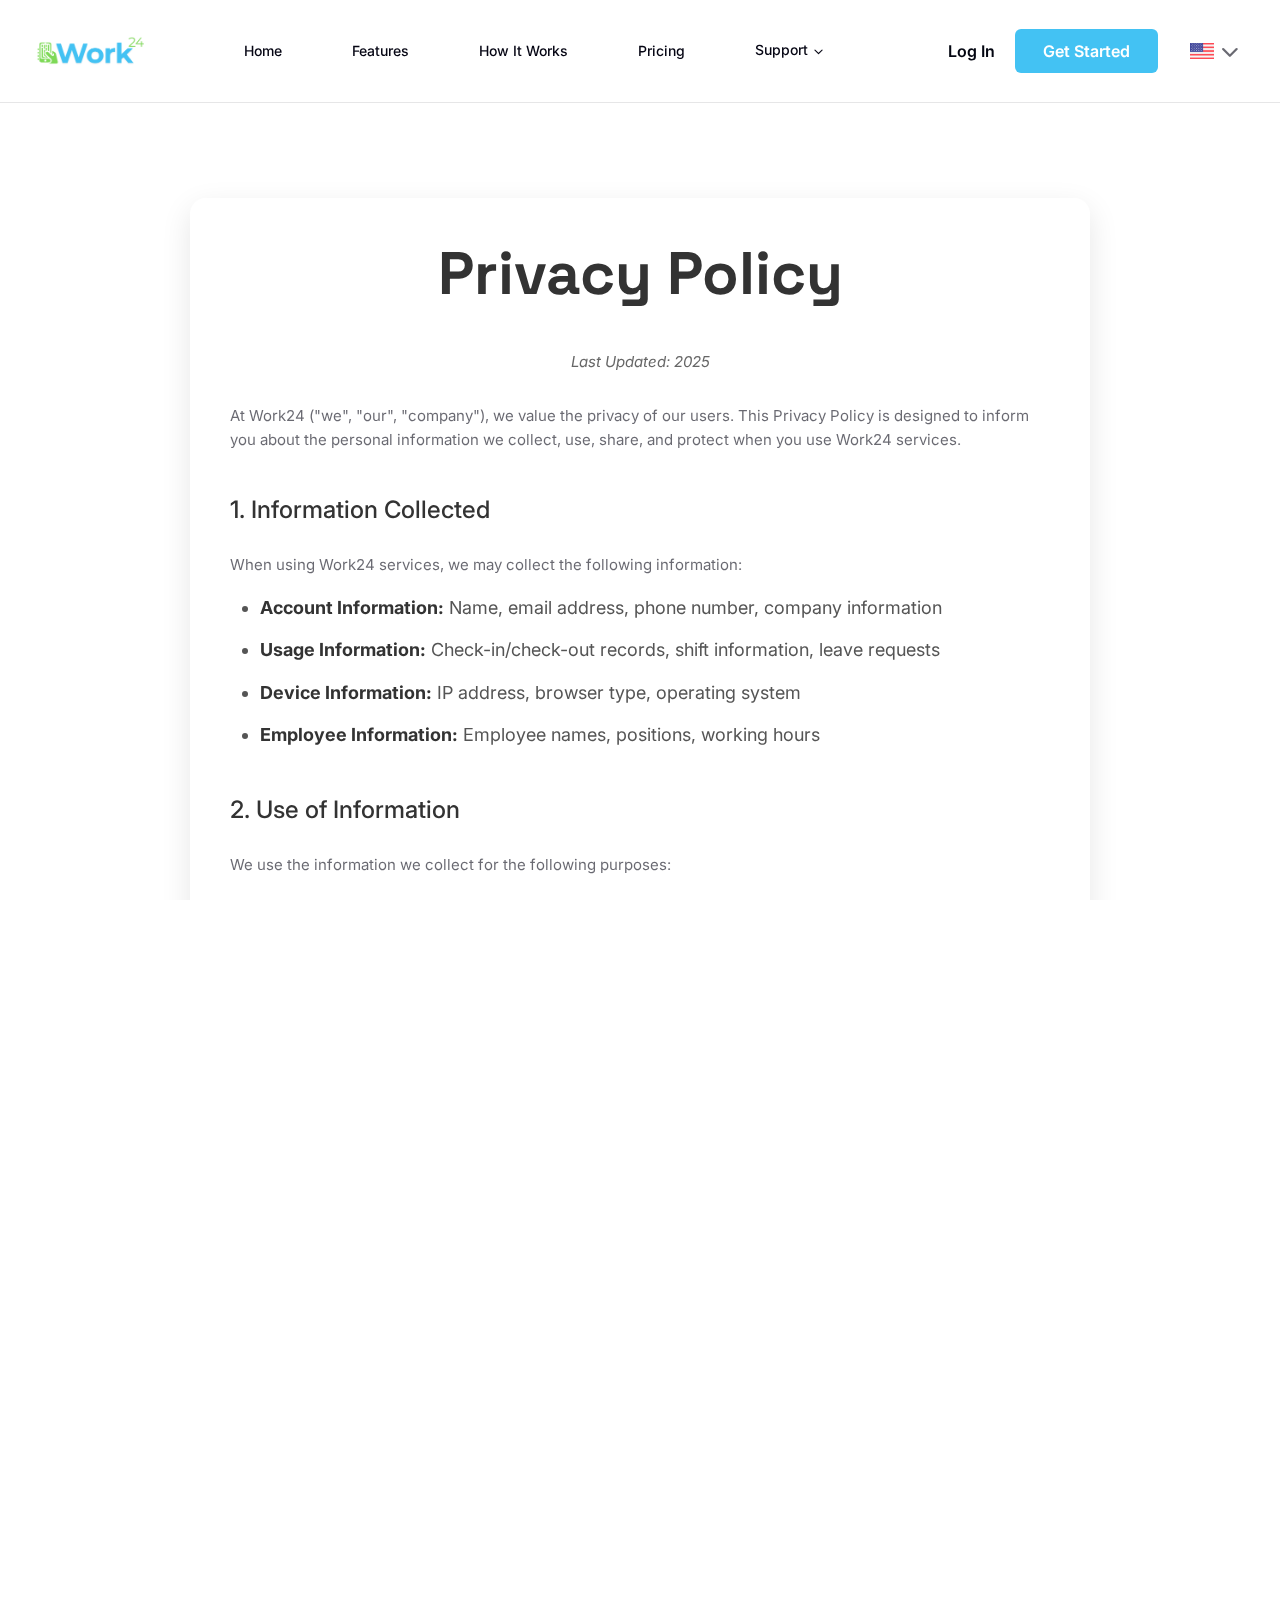
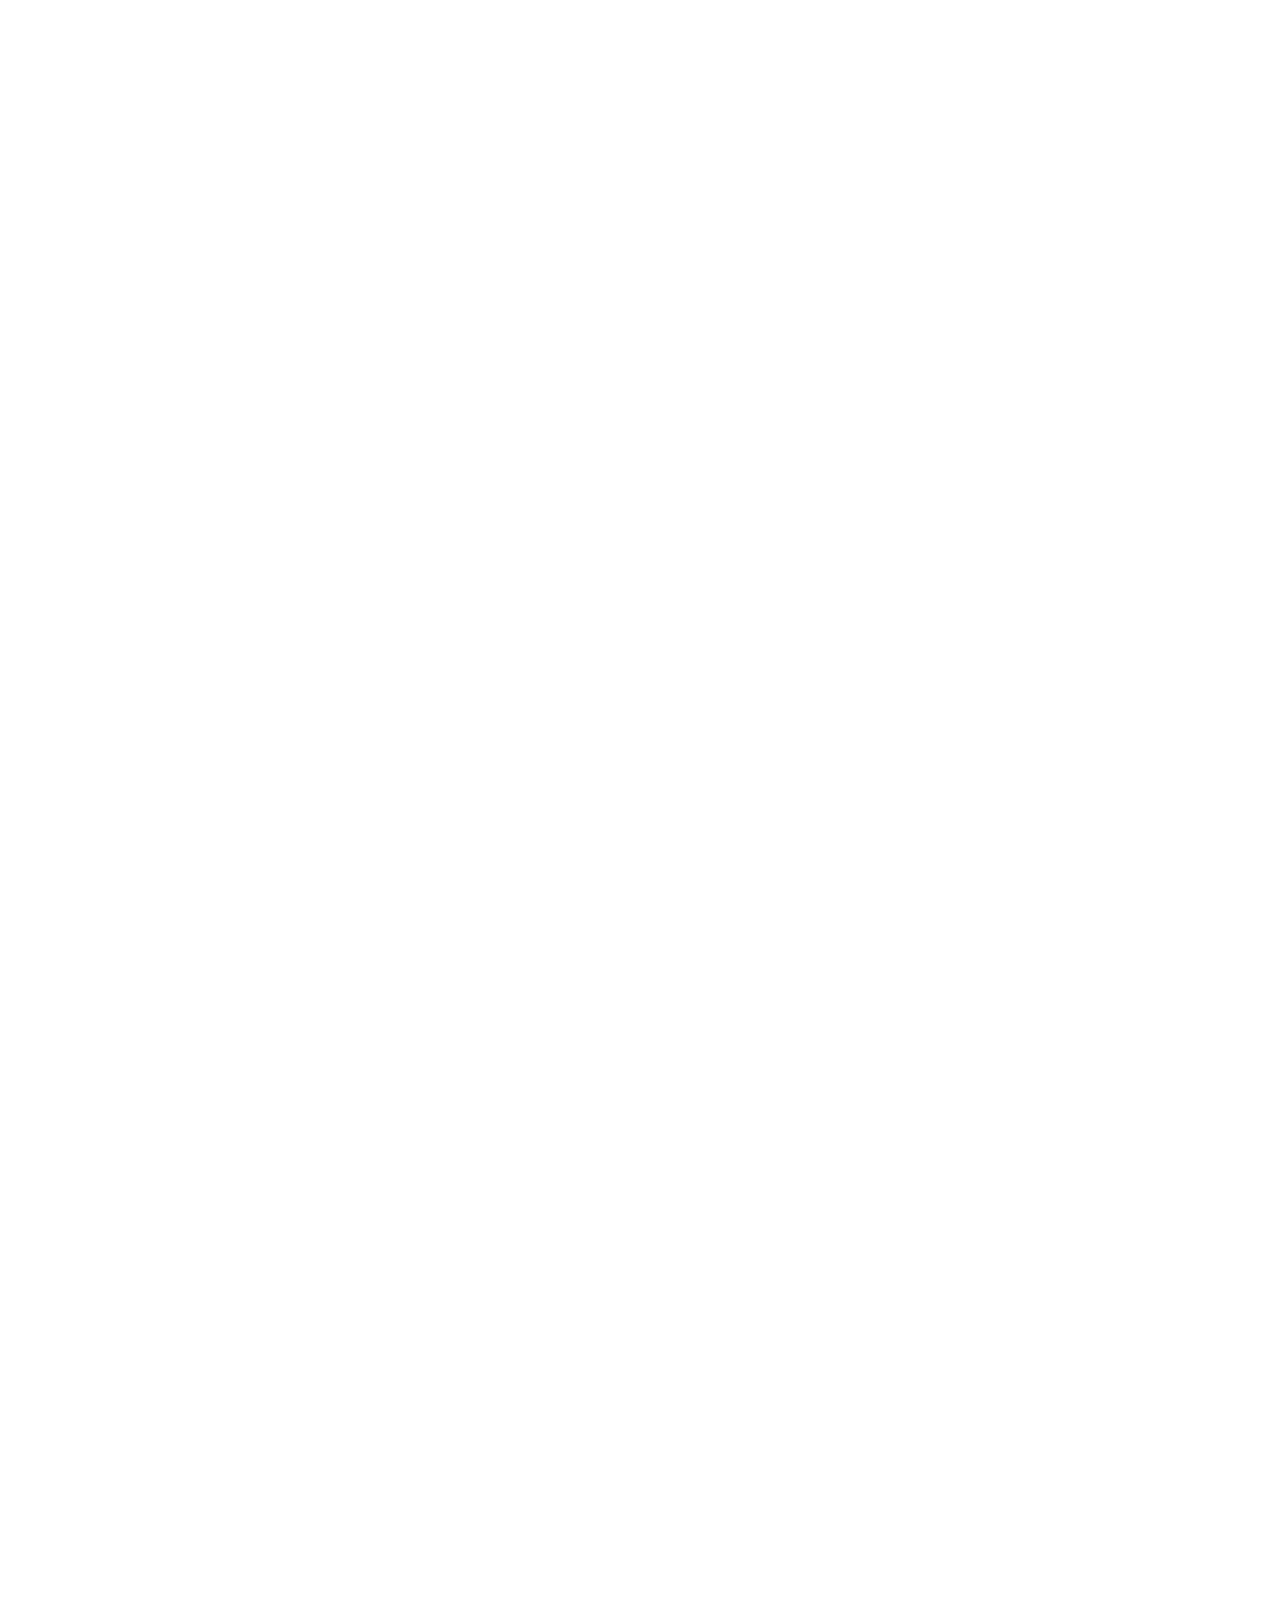
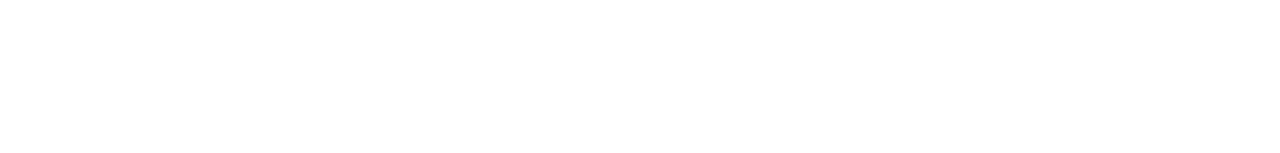
<file: privacy.html>
<!doctype html>
<html class="no-js" lang="en">

<head>
    <meta charset="utf-8">
    <meta http-equiv="x-ua-compatible" content="ie=edge">
    <title>Gizlilik Politikası - Privacy Policy | Work24</title>
    <meta name="description" content="Work24 Gizlilik Politikası">
    <meta name="author" content="soukhinkhan">
    <meta name="viewport" content="width=device-width, initial-scale=1">
    <!-- Place favicon.ico in the root directory -->
    <link rel="icon" type="image/png" href="favicon.png" />

    <link rel="preconnect" href="https://fonts.googleapis.com">
    <link rel="preconnect" href="https://fonts.gstatic.com" crossorigin>
    <link href="https://fonts.googleapis.com/css2?family=Sofia&display=swap" rel="stylesheet">
    <!-- CSS here -->
    <link rel="stylesheet" href="assets/css/vendor/bootstrap.min.css">
    <link rel="stylesheet" href="assets/css/vendor/animate.min.css">
    <link rel="stylesheet" href="assets/css/vendor/odometer.min.css">
    <link rel="stylesheet" href="assets/css/plugins/swiper.min.css">
    <link rel="stylesheet" href="assets/css/vendor/magnific-popup.css">
    <link rel="stylesheet" href="assets/css/vendor/fontawesome-pro.css">
    <link rel="stylesheet" href="assets/css/vendor/spacing.css">
    <link rel="stylesheet" href="assets/css/vendor/custom-font.css">
    <link rel="stylesheet" href="assets/css/main.css">
    <link rel="stylesheet" href="assets/css/custom.css">

    <style>
        .header__btn-wrap {
            display: flex;
            align-items: center;
            gap: 20px;
        }

        .language-selector {
            position: relative;
        }

        .language-button {
            display: flex;
            align-items: center;
            padding: 8px 12px;
            border: 0px solid #ddd;
            border-radius: 4px;
            background-color: transparent;
            cursor: pointer;
            transition: all 0.3s ease;
        }

        .language-button:hover {
            border-color: #007bff;
        }

        .flag-icon {
            width: 24px;
            height: 16px;
            margin-right: 8px;
            object-fit: cover;
        }

        .language-text {
            font-size: 14px;
            color: #333;
            margin-right: 4px;
        }

        .language-menu {
            display: none;
            position: absolute;
            top: 100%;
            right: 0;
            background-color: white;
            border: 1px solid #ddd;
            border-radius: 4px;
            margin-top: 4px;
            box-shadow: 0 2px 4px rgba(0, 0, 0, 0.1);
            z-index: 1000;
            min-width: 120px;
        }

        .language-menu.show {
            display: block;
        }

        .language-option {
            display: flex;
            align-items: center;
            padding: 8px 12px;
            cursor: pointer;
            transition: background-color 0.3s ease;
        }

        .language-option:hover {
            background-color: #f8f9fa;
        }

        .language-option:first-child {
            border-radius: 4px 4px 0 0;
        }

        .language-option:last-child {
            border-radius: 0 0 4px 4px;
        }

        /* Mobil görünüm için özel stiller */
        @media (max-width: 991px) {
            .header__btn-wrap {
                gap: 10px;
            }

            .language-button {
                padding: 6px 10px;
            }

            .language-text {
                font-size: 13px;
            }

            .flag-icon {
                width: 20px;
                height: 14px;
            }
        }

        .privacy-container {
            max-width: 900px;
            margin: 80px auto;
            padding: 40px;
            background: white;
            border-radius: 16px;
            box-shadow: 0 10px 30px rgba(0, 0, 0, 0.1);
        }

        .privacy-title {
            text-align: center;
            margin-bottom: 40px;
            color: #333;
        }

        .privacy-content {
            line-height: 1.8;
            color: #555;
        }

        .privacy-content h2 {
            color: #333;
            margin-top: 30px;
            margin-bottom: 15px;
            font-size: 24px;
        }

        .privacy-content h3 {
            color: #444;
            margin-top: 25px;
            margin-bottom: 12px;
            font-size: 20px;
        }

        .privacy-content p {
            margin-bottom: 15px;
        }

        .privacy-content ul {
            margin-bottom: 15px;
            padding-left: 30px;
        }

        .privacy-content li {
            margin-bottom: 10px;
        }

        .privacy-content strong {
            color: #333;
        }

        .privacy-date {
            text-align: center;
            color: #666;
            font-style: italic;
            margin-bottom: 30px;
        }
    </style>
</head>

<body>

    <!-- Backtotop start -->
    <div class="backtotop-wrap cursor-pointer">
        <svg class="backtotop-circle svg-content" width="100%" height="100%" viewBox="-1 -1 102 102">
            <path d="M50,1 a49,49 0 0,1 0,98 a49,49 0 0,1 0,-98" />
        </svg>
    </div>
    <!-- Backtotop end -->

    <!-- Header start -->
    <header>
        <div id="header-sticky" class="header header-6 header-8">
            <div class="container">
                <div class="mega__menu-wrapper p-relative">
                    <div class="header__main header2__main header-6__main">
                        <div class="header__left">
                            <div class="header__logo">
                                <a href="index.html">
                                    <div class="logo">
                                        <img src="assets/imgs/logo/logo_work24.png" alt="Work24 Logo">
                                    </div>
                                </a>
                            </div>
                        </div>
                        <div class="header__middle header-3__middle">
                            <nav class="main-menu d-none d-xl-block">
                                <ul class="menu-list">
                                    <li><a href="index.html#home" class="menu-link" data-translate="menu_home">Ana
                                            Sayfa</a></li>
                                    <li><a href="index.html#features" class="menu-link"
                                            data-translate="menu_features">Özellikler</a></li>
                                    <li><a href="index.html#how-it-works" class="menu-link"
                                            data-translate="menu_how_it_works">Nasıl Çalışır</a></li>
                                    <li><a href="index.html#pricing" class="menu-link"
                                            data-translate="menu_pricing">Fiyatlandırma</a></li>
                                    <li class="menu-item-has-children">
                                        <a href="#" class="menu-link" data-translate="menu_support">Destek</a>
                                        <ul class="sub-menu">
                                            <li><a href="faq.html" data-translate="menu_faq">Sıkça Sorulan
                                                    Sorular(SSS)</a>
                                            </li>
                                            <li><a href="solutions.html" data-translate="menu_solutions">Work24
                                                    Çözümler</a></li>
                                        </ul>
                                    </li>
                                </ul>
                            </nav>
                        </div>
                        <div class="header__right header-8__right">
                            <div class="header__action d-flex align-items-center">
                                <div class="contact d-none d-xl-inline-flex">
                                    <a href="https://app.work24.io/signin" data-translate="go_to_signin">Giriş Yap</a>
                                </div>
                                <div class="header__btn-wrap header-8__btn d-none d-xl-inline-flex">
                                    <a href="https://app.work24.io/signup" class="rr-btn"
                                        data-translate="get_started">Hemen
                                        Başla</a>
                                </div>
                                <div class="language-selector d-none d-xl-block">
                                    <div class="language-button" onclick="toggleLanguageMenu()">
                                        <img src="assets/imgs/flags/en.png" alt="EN" class="flag-icon" id="currentFlag">
                                        <i class="fa-solid fa-chevron-down"></i>
                                    </div>
                                    <div class="language-menu" id="languageMenu">
                                        <div class="language-option" onclick="selectLanguage('tr')">
                                            <img src="assets/imgs/flags/tr.png" alt="TR" class="flag-icon">
                                            <span>Türkçe</span>
                                        </div>
                                        <div class="language-option" onclick="selectLanguage('en')">
                                            <img src="assets/imgs/flags/en.png" alt="EN" class="flag-icon">
                                            <span>English</span>
                                        </div>
                                    </div>
                                </div>
                            </div>
                            <div class="header__hamburger ml-20 mr-20 d-xl-none">
                                <button type="button" class="hamburger-btn" data-bs-toggle="offcanvas"
                                    data-bs-target="#offcanvasMenu">
                                    <span></span>
                                    <span></span>
                                    <span></span>
                                </button>
                            </div>
                        </div>
                    </div>
                </div>
            </div>
        </div>
        </div>
    </header>

    <div id="popup-search-box">
        <div class="box-inner-wrap d-flex align-items-center">
            <form id="form" action="#" method="get" role="search">
                <input id="popup-search" type="text" name="s" placeholder="Type keywords here...">
            </form>
            <div class="search-close"><i class="fa-sharp fa-regular fa-xmark"></i></div>
        </div>
    </div>
    <!-- Header end -->

    <!-- Offcanvas Mobile Menu -->
    <div class="offcanvas offcanvas-end" tabindex="-1" id="offcanvasMenu" aria-labelledby="offcanvasMenuLabel">
        <div class="offcanvas-header">
            <div class="offcanvas-logo">
                <img src="assets/imgs/logo/logo_work24.png" alt="Work24 Logo">
            </div>
            <button type="button" class="btn-close" data-bs-dismiss="offcanvas" aria-label="Close"></button>
        </div>
        <div class="offcanvas-body">
            <nav class="mobile-menu-nav">
                <ul class="mobile-menu-list">
                    <li><a href="index.html#home" class="mobile-menu-link" data-translate="menu_home"
                            data-bs-dismiss="offcanvas">Ana Sayfa</a></li>
                    <li><a href="index.html#features" class="mobile-menu-link" data-translate="menu_features"
                            data-bs-dismiss="offcanvas">Özellikler</a></li>
                    <li><a href="index.html#how-it-works" class="mobile-menu-link" data-translate="menu_how_it_works"
                            data-bs-dismiss="offcanvas">Nasıl Çalışır</a></li>
                    <li><a href="index.html#pricing" class="mobile-menu-link" data-translate="menu_pricing"
                            data-bs-dismiss="offcanvas">Fiyatlandırma</a></li>
                    <li class="mobile-menu-item-has-children">
                        <a href="#" class="mobile-menu-link" data-translate="menu_support">Destek</a>
                        <ul class="mobile-sub-menu">
                            <li><a href="faq.html" class="mobile-menu-link" data-translate="menu_faq"
                                    data-bs-dismiss="offcanvas">Sıkça Sorulan Sorular(SSS)</a></li>
                            <li><a href="solutions.html" class="mobile-menu-link" data-translate="menu_solutions"
                                    data-bs-dismiss="offcanvas">Work24 Çözümler</a></li>
                        </ul>
                    </li>
                </ul>
            </nav>
            <div class="mobile-language-selector">
                <div class="mobile-language-button" onclick="toggleMobileLanguageMenu()">
                    <img src="assets/imgs/flags/en.png" alt="EN" class="flag-icon" id="mobileCurrentFlag">
                    <span id="mobileCurrentLang">English</span>
                    <i class="fa-solid fa-chevron-down"></i>
                </div>
                <div class="mobile-language-menu" id="mobileLanguageMenu">
                    <div class="mobile-language-option" onclick="selectMobileLanguage('tr')">
                        <img src="assets/imgs/flags/tr.png" alt="TR" class="flag-icon">
                        <span>Türkçe</span>
                    </div>
                    <div class="mobile-language-option" onclick="selectMobileLanguage('en')">
                        <img src="assets/imgs/flags/en.png" alt="EN" class="flag-icon">
                        <span>English</span>
                    </div>
                </div>
            </div>
            <div class="mobile-menu-actions">
                <a href="https://app.work24.io/signin" class="mobile-menu-btn mobile-menu-btn-secondary"
                    data-translate="go_to_signin" data-bs-dismiss="offcanvas">Giriş Yap</a>
                <a href="https://app.work24.io/signup" class="mobile-menu-btn mobile-menu-btn-primary"
                    data-translate="get_started" data-bs-dismiss="offcanvas">Hemen Başla</a>
            </div>
        </div>
    </div>

    <!-- Body main wrapper start -->
    <div id="smooth-wrapper">
        <div id="smooth-content">
            <main>
                <!-- Privacy Policy Section start -->
                <section class="section-space">
                    <div class="container">
                        <div class="privacy-container">
                            <h1 class="privacy-title" data-translate="privacy_title">
                                Gizlilik Politikası
                            </h1>

                            <p class="privacy-date" data-translate="privacy_last_updated">
                                Son Güncelleme: 2025
                            </p>

                            <div class="privacy-content">
                                <div data-tr="tr">
                                    <p>
                                        Work24 ("biz", "bizim", "şirket") olarak, kullanıcılarımızın gizliliğine önem
                                        veriyoruz.
                                        Bu Gizlilik Politikası, Work24 hizmetlerini kullandığınızda topladığımız,
                                        kullandığımız,
                                        paylaştığımız ve koruduğumuz kişisel bilgiler hakkında sizi bilgilendirmek için
                                        hazırlanmıştır.
                                    </p>

                                    <h2>1. Toplanan Bilgiler</h2>
                                    <p>
                                        Work24 hizmetlerini kullanırken aşağıdaki bilgileri toplayabiliriz:
                                    </p>
                                    <ul>
                                        <li><strong>Hesap Bilgileri:</strong> İsim, e-posta adresi, telefon numarası,
                                            şirket bilgileri</li>
                                        <li><strong>Kullanım Bilgileri:</strong> Giriş-çıkış kayıtları, vardiya
                                            bilgileri, izin talepleri</li>
                                        <li><strong>Cihaz Bilgileri:</strong> IP adresi, tarayıcı türü, işletim sistemi
                                        </li>
                                        <li><strong>Çalışan Bilgileri:</strong> Çalışanlarınızın adı, pozisyonu, çalışma
                                            saatleri</li>
                                    </ul>

                                    <h2>2. Bilgilerin Kullanımı</h2>
                                    <p>
                                        Topladığımız bilgileri aşağıdaki amaçlar için kullanırız:
                                    </p>
                                    <ul>
                                        <li>Hizmetlerimizi sağlamak ve iyileştirmek</li>
                                        <li>Kullanıcı hesaplarını yönetmek</li>
                                        <li>Vardiya ve izin yönetimi yapmak</li>
                                        <li>Raporlar oluşturmak</li>
                                        <li>Teknik destek sağlamak</li>
                                        <li>Yasal yükümlülüklerimizi yerine getirmek</li>
                                    </ul>

                                    <h2>3. Bilgilerin Paylaşımı</h2>
                                    <p>
                                        Kişisel bilgilerinizi aşağıdaki durumlar dışında üçüncü taraflarla paylaşmayız:
                                    </p>
                                    <ul>
                                        <li>Yasal zorunluluklar gereği</li>
                                        <li>Hizmet sağlayıcılarımızla (bulut hosting, ödeme işlemcileri)</li>
                                        <li>Kullanıcının açık izni ile</li>
                                    </ul>

                                    <h2>4. Veri Güvenliği</h2>
                                    <p>
                                        Verilerinizin güvenliğini sağlamak için endüstri standartlarına uygun teknik ve
                                        idari
                                        önlemler alıyoruz. Ancak, internet üzerinden veri aktarımının %100 güvenli
                                        olmadığını
                                        unutmayın.
                                    </p>

                                    <h2>5. Çerezler (Cookies)</h2>
                                    <p>
                                        Web sitemizi ve uygulamayı kullanırken çerezler kullanabiliriz. Çerezler, web
                                        sitenin
                                        işlevselliğini artırmak ve kullanıcı deneyimini iyileştirmek için kullanılır.
                                    </p>

                                    <h2>6. Kullanıcı Hakları</h2>
                                    <p>
                                        KVKK (Kişisel Verilerin Korunması Kanunu) ve GDPR kapsamında aşağıdaki haklara
                                        sahipsiniz:
                                    </p>
                                    <ul>
                                        <li>Kişisel verilerinize erişim hakkı</li>
                                        <li>Yanlış verilerin düzeltilmesi</li>
                                        <li>Verilerin silinmesi</li>
                                        <li>Veri işlemeye itiraz etme</li>
                                        <li>Veri taşınabilirliği</li>
                                    </ul>

                                    <h2>7. Veri Saklama</h2>
                                    <p>
                                        Kişisel verileriniz, hesabınız aktif olduğu sürece saklanır. Hesabınızı
                                        sildiğinizde,
                                        yasal saklama yükümlülüklerimiz dışında verileriniz silinir.
                                    </p>

                                    <h2>8. Çocukların Gizliliği</h2>
                                    <p>
                                        Hizmetlerimiz 18 yaş altındaki kişiler için tasarlanmamıştır ve bilerek
                                        çocuklardan
                                        kişisel bilgi toplamayız.
                                    </p>

                                    <h2>9. Değişiklikler</h2>
                                    <p>
                                        Bu Gizlilik Politikasını zaman zaman güncelleyebiliriz. Önemli değişiklikler
                                        için
                                        size bildirimde bulunacağız.
                                    </p>

                                    <h2>10. İletişim</h2>
                                    <p>
                                        Gizlilik ile ilgili sorularınız için bizimle iletişime geçebilirsiniz:
                                    </p>
                                    <p>
                                        <strong>E-posta:</strong> <a href="mailto:info@work24.io">info@work24.io</a>
                                    </p>
                                </div>

                                <div data-tr="en" style="display: none;">
                                    <p>
                                        At Work24 ("we", "our", "company"), we value the privacy of our users.
                                        This Privacy Policy is designed to inform you about the personal information
                                        we collect, use, share, and protect when you use Work24 services.
                                    </p>

                                    <h2>1. Information Collected</h2>
                                    <p>
                                        When using Work24 services, we may collect the following information:
                                    </p>
                                    <ul>
                                        <li><strong>Account Information:</strong> Name, email address, phone number,
                                            company information</li>
                                        <li><strong>Usage Information:</strong> Check-in/check-out records, shift
                                            information, leave requests</li>
                                        <li><strong>Device Information:</strong> IP address, browser type, operating
                                            system</li>
                                        <li><strong>Employee Information:</strong> Employee names, positions, working
                                            hours</li>
                                    </ul>

                                    <h2>2. Use of Information</h2>
                                    <p>
                                        We use the information we collect for the following purposes:
                                    </p>
                                    <ul>
                                        <li>To provide and improve our services</li>
                                        <li>To manage user accounts</li>
                                        <li>To manage shifts and leaves</li>
                                        <li>To generate reports</li>
                                        <li>To provide technical support</li>
                                        <li>To fulfill our legal obligations</li>
                                    </ul>

                                    <h2>3. Information Sharing</h2>
                                    <p>
                                        We do not share your personal information with third parties except in the
                                        following cases:
                                    </p>
                                    <ul>
                                        <li>Legal requirements</li>
                                        <li>With our service providers (cloud hosting, payment processors)</li>
                                        <li>With the user's explicit consent</li>
                                    </ul>

                                    <h2>4. Data Security</h2>
                                    <p>
                                        We take technical and administrative measures in accordance with industry
                                        standards
                                        to ensure the security of your data. However, please note that data transmission
                                        over the internet is not 100% secure.
                                    </p>

                                    <h2>5. Cookies</h2>
                                    <p>
                                        We may use cookies when you use our website and application. Cookies are used
                                        to enhance website functionality and improve user experience.
                                    </p>

                                    <h2>6. User Rights</h2>
                                    <p>
                                        Under KVKK (Personal Data Protection Law) and GDPR, you have the following
                                        rights:
                                    </p>
                                    <ul>
                                        <li>Right to access your personal data</li>
                                        <li>Right to correction of incorrect data</li>
                                        <li>Right to deletion</li>
                                        <li>Right to object to data processing</li>
                                        <li>Right to data portability</li>
                                    </ul>

                                    <h2>7. Data Retention</h2>
                                    <p>
                                        Your personal data is retained as long as your account is active. When you
                                        delete
                                        your account, your data will be deleted except for our legal retention
                                        obligations.
                                    </p>

                                    <h2>8. Children's Privacy</h2>
                                    <p>
                                        Our services are not designed for persons under 18 years of age and we do not
                                        knowingly collect personal information from children.
                                    </p>

                                    <h2>9. Changes</h2>
                                    <p>
                                        We may update this Privacy Policy from time to time. We will notify you of
                                        significant changes.
                                    </p>

                                    <h2>10. Contact</h2>
                                    <p>
                                        For questions about privacy, you can contact us:
                                    </p>
                                    <p>
                                        <strong>Email:</strong> <a href="mailto:info@work24.io">info@work24.io</a>
                                    </p>
                                </div>
                            </div>
                        </div>
                    </div>
                </section>
                <!-- Privacy Policy Section end -->

            </main>

            <!-- Footer area start -->
            <footer>
                <section class="footer-2 footer-8 overflow-hidden p-relative z-1">
                    <div class="footer-8__shapes">
                        <div class="footer-8__shape-1 footer-8__shape upDown">
                            <img src="assets/imgs/shapes/footer-8-shape-1.png" alt="">
                        </div>
                        <div class="footer-8__shape-2 footer-8__shape rightLeft">
                            <img src="assets/imgs/shapes/footer-8-shape-2.png" alt="">
                        </div>

                        <div class="footer-8__border__box footer-8__border__box-1">
                            <div class="footer-8__border__shape"></div>
                        </div>
                        <div class="footer-8__border__box footer-8__border__box-2">
                            <div class="footer-8__border__shape footer-8__border__shape-2"></div>
                        </div>
                        <div class="footer-8__border__box footer-8__border__box-3">
                            <div class="footer-8__border__shape"></div>
                        </div>
                    </div>
                    <div class="container">
                        <div class="row footer-2__wrap p-relative">
                            <div class="col-xl-4 col-lg-3 col-md-6 col-sm-6">
                                <div class="footer-2__widget">
                                    <div class="footer-2__logo mb-30">
                                        <a href="index.html">
                                            <img src="assets/imgs/logo/logo_work24.png" alt="Work24 Logo">
                                        </a>
                                    </div>
                                    <div class="footer-2__content">
                                        <p class="dec" data-tr="tr">İş yönetiminde yeni nesil çözümler için <br>
                                            Work24'i tercih edin.</p>
                                        <p class="dec" data-tr="en" style="display: none;">Choose Work24 for next
                                            generation solutions in <br> business management.</p>
                                    </div>
                                </div>
                            </div>
                            <div class="col-xl-3 col-lg-3 col-md-6 col-sm-6">
                                <div class="footer-2__widget footer-4__widget-2th-left">
                                    <div class="footer-2__widget-title mb-15 mb-md-10 mb-sm-10 mb-xs-10">
                                        <h4 data-tr="tr">Hızlı Bağlantılar</h4>
                                        <h4 data-tr="en" style="display: none;">Quick Links</h4>
                                    </div>
                                    <div class="footer-2__link">
                                        <ul>
                                            <li><a href="index.html" data-tr="tr">Ana Sayfa</a><a href="index.html"
                                                    data-tr="en" style="display: none;">Home</a></li>
                                            <li><a href="https://app.work24.io/signup" data-tr="tr">Kayıt Ol</a><a
                                                    href="https://app.work24.io/signup" data-tr="en">Sign Up</a></li>
                                            <li><a href="https://app.work24.io/signin" data-tr="tr">Giriş Yap</a><a
                                                    href="https://app.work24.io/signin" data-tr="en">Sign In</a></li>
                                        </ul>
                                    </div>
                                </div>
                            </div>
                            <div class="col-xl-3 col-lg-3 col-md-6 col-sm-6">
                                <div class="footer-2__widget footer-4__widget-3th-left">
                                    <div class="footer-2__widget-title mb-15 mb-md-10 mb-sm-10 mb-xs-10">
                                        <h4 data-tr="tr">Destek</h4>
                                        <h4 data-tr="en" style="display: none;">Support</h4>
                                    </div>
                                    <div class="footer-2__link">
                                        <ul>
                                            <li><a href="faq.html" data-tr="tr">Sıkça Sorulan Sorular(SSS)</a><a
                                                    href="faq.html" data-tr="en" style="display: none;">Frequently Asked
                                                    Questions(SSS)</a></li>
                                            <li><a href="solutions.html" data-tr="tr">Work24 Çözümler</a><a
                                                    href="solutions.html" data-tr="en" style="display: none;">Work24
                                                    Solutions</a></li>
                                            <li><a href="privacy.html" data-tr="tr">Gizlilik Politikası</a><a
                                                    href="privacy.html" data-tr="en" style="display: none;">Privacy
                                                    Policy</a></li>
                                            <li><a href="delete-account.html" data-tr="tr">Hesap Silme</a><a
                                                    href="delete-account.html" data-tr="en">Delete Account</a></li>
                                        </ul>
                                    </div>
                                </div>
                            </div>
                            <div class="col-xl-2 col-lg-3 col-md-6 col-sm-6">
                                <div class="footer-2__widget footer-4__widget footer-4__widget-4th-left">
                                    <div class="footer-2__widget-title mb-25 mb-md-20 mb-sm-20 mb-xs-20">
                                        <h4 data-tr="tr">İletişim</h4>
                                        <h4 data-tr="en" style="display: none;">Contact</h4>
                                    </div>
                                    <div class="footer-4__contact">
                                        <h6 class="footer-4__contact-link">
                                            <a href="mailto:info@work24.io">info@work24.io</a>
                                        </h6>
                                    </div>
                                </div>
                            </div>
                        </div>
                        <div class="footer-2__bottom-wrapper">
                            <div class="container">
                                <div class="footer-2__bottom">
                                    <div class="footer-2__copyright">
                                        <p data-tr="tr">© 2025 Work24. Tüm hakları saklıdır.</p>
                                        <p data-tr="en" style="display: none;">© 2025 Work24. All rights reserved.</p>
                                    </div>

                                </div>
                            </div>
                        </div>
                    </div>
                </section>
            </footer>
            <!-- Footer area end -->
        </div>
    </div>

    <div id="scroll-percentage"><span id="scroll-percentage-value"></span></div>

    <!-- JS here -->
    <script src="assets/js/vendor/jquery-3.7.1.min.js"></script>
    <script src="assets/js/vendor/chroma.min.js"></script>
    <script src="assets/js/plugins/waypoints.min.js"></script>
    <script src="assets/js/vendor/bootstrap.bundle.min.js"></script>
    <script src="assets/js/plugins/meanmenu.min.js"></script>
    <script src="assets/js/plugins/swiper.min.js"></script>
    <script src="assets/js/plugins/gsap.js"></script>
    <script src="assets/js/plugins/ScrollSmoother.js"></script>
    <script src="assets/js/plugins/ScrollToPlugin.js"></script>
    <script src="assets/js/plugins/ScrollTrigger.js"></script>
    <script src="assets/js/plugins/SplitText.js"></script>
    <script src="assets/js/plugins/wow.js"></script>
    <script src="assets/js/vendor/magnific-popup.min.js"></script>
    <script src="assets/js/vendor/type.js"></script>
    <script src="assets/js/vendor/vanilla-tilt.js"></script>
    <script src="assets/js/plugins/nice-select.min.js"></script>
    <script src="assets/js/vendor/odometer.min.js"></script>
    <script src="assets/js/vendor/jquery-ui.min.js"></script>
    <script src="assets/js/plugins/parallax-scroll.js"></script>
    <script src="assets/js/plugins/jquery.countdown.min.js"></script>
    <script src="assets/js/plugins/isotope-docs.min.js"></script>
    <script src="assets/js/vendor/ajax-form.js"></script>
    <script src="assets/js/main.js"></script>
    <script src="assets/js/translations.js"></script>
    <script src="assets/js/custom.js"></script>

    <script>
        function changeLanguage() {
            const langSelect = document.getElementById('langSelect');
            if (langSelect) {
                const newLang = langSelect.value;
                updateContent(newLang);
            }
        }

        function updateContent(lang) {
            const elements = document.querySelectorAll('[data-translate]');
            elements.forEach(element => {
                const key = element.getAttribute('data-translate');
                if (translations[lang] && translations[lang][key]) {
                    element.textContent = translations[lang][key];
                }
            });

            // data-tr attribute'ları için
            const trElements = document.querySelectorAll('[data-tr="tr"]');
            const enElements = document.querySelectorAll('[data-tr="en"]');

            if (lang === 'tr') {
                trElements.forEach(el => el.style.display = '');
                enElements.forEach(el => el.style.display = 'none');
            } else {
                trElements.forEach(el => el.style.display = 'none');
                enElements.forEach(el => el.style.display = '');
            }
        }

        // Sayfa yüklendiğinde dil tercihini yükle veya varsayılan dili kullan
        document.addEventListener('DOMContentLoaded', function () {
            const savedLang = localStorage.getItem('work24_language') || 'en';
            updateContent(savedLang);
            // Bayrağı da güncelle
            const currentFlag = document.getElementById('currentFlag');
            if (currentFlag) {
                currentFlag.src = `assets/imgs/flags/${savedLang}.png`;
            }
        });

        function toggleLanguageMenu() {
            const menu = document.getElementById('languageMenu');
            menu.classList.toggle('show');
        }

        function selectLanguage(lang) {
            const menu = document.getElementById('languageMenu');
            const currentFlag = document.getElementById('currentFlag');

            // Dil tercihini localStorage'a kaydet
            localStorage.setItem('work24_language', lang);

            // Bayrak ve dil adını güncelle
            currentFlag.src = `assets/imgs/flags/${lang}.png`;

            // Menüyü kapat
            menu.classList.remove('show');

            // İçeriği güncelle
            updateContent(lang);
        }

        // Sayfa dışına tıklandığında menüyü kapat
        document.addEventListener('click', function (event) {
            const menu = document.getElementById('languageMenu');
            const languageButton = document.querySelector('.language-button');

            if (!languageButton.contains(event.target) && menu.classList.contains('show')) {
                menu.classList.remove('show');
            }
        });
    </script>
</body>

</html>
</file>
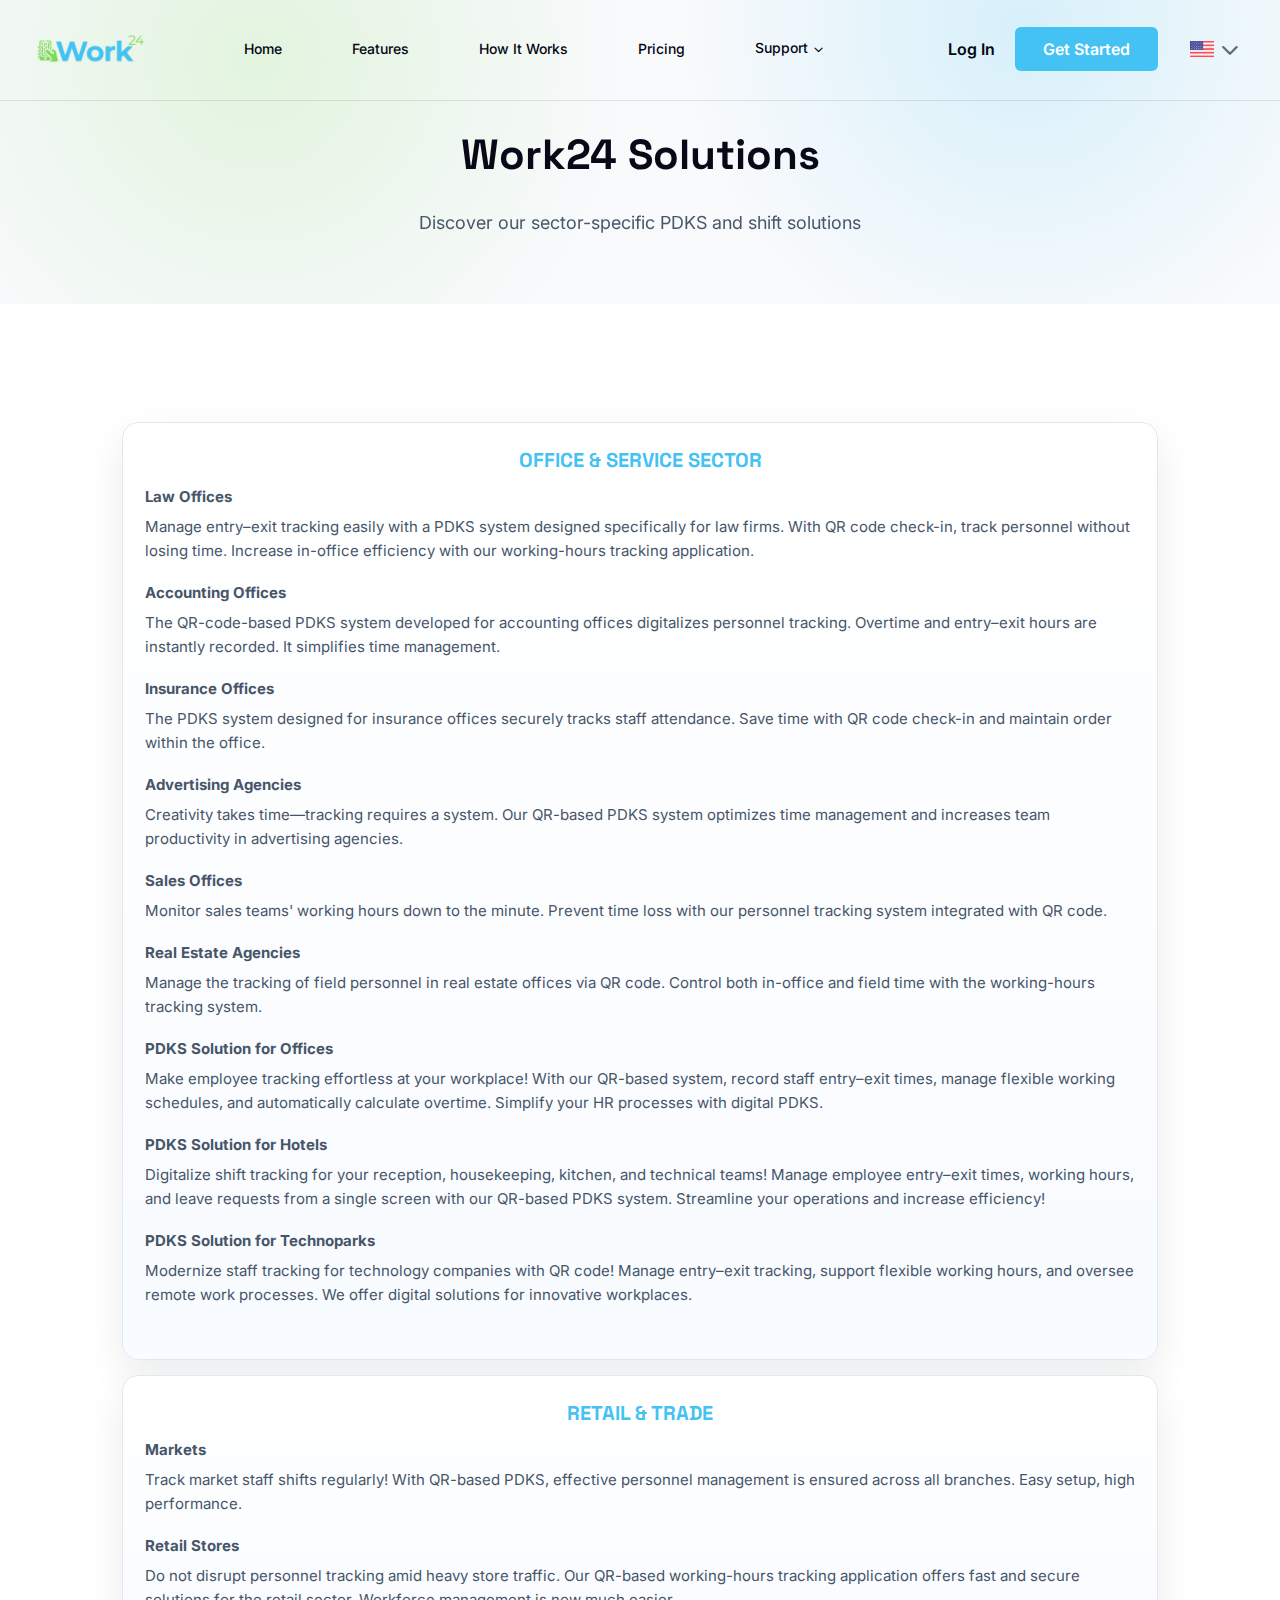
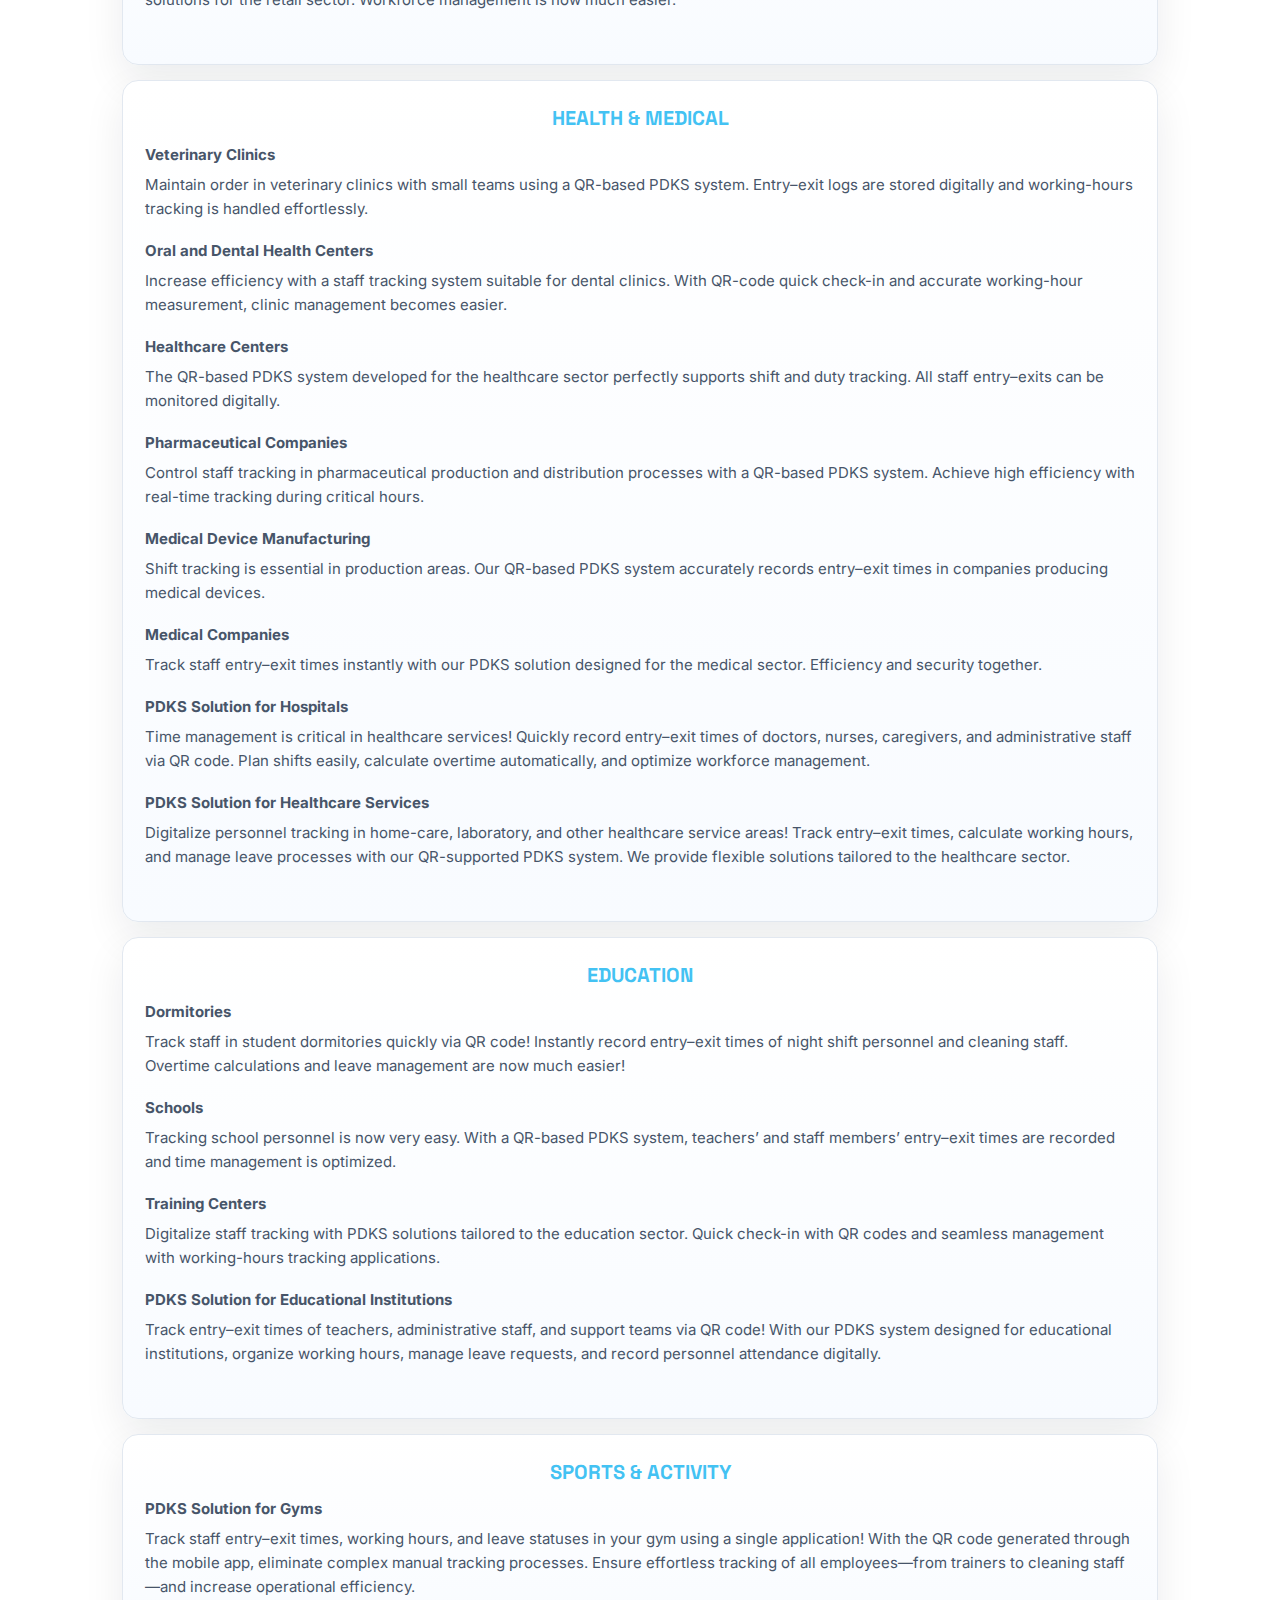
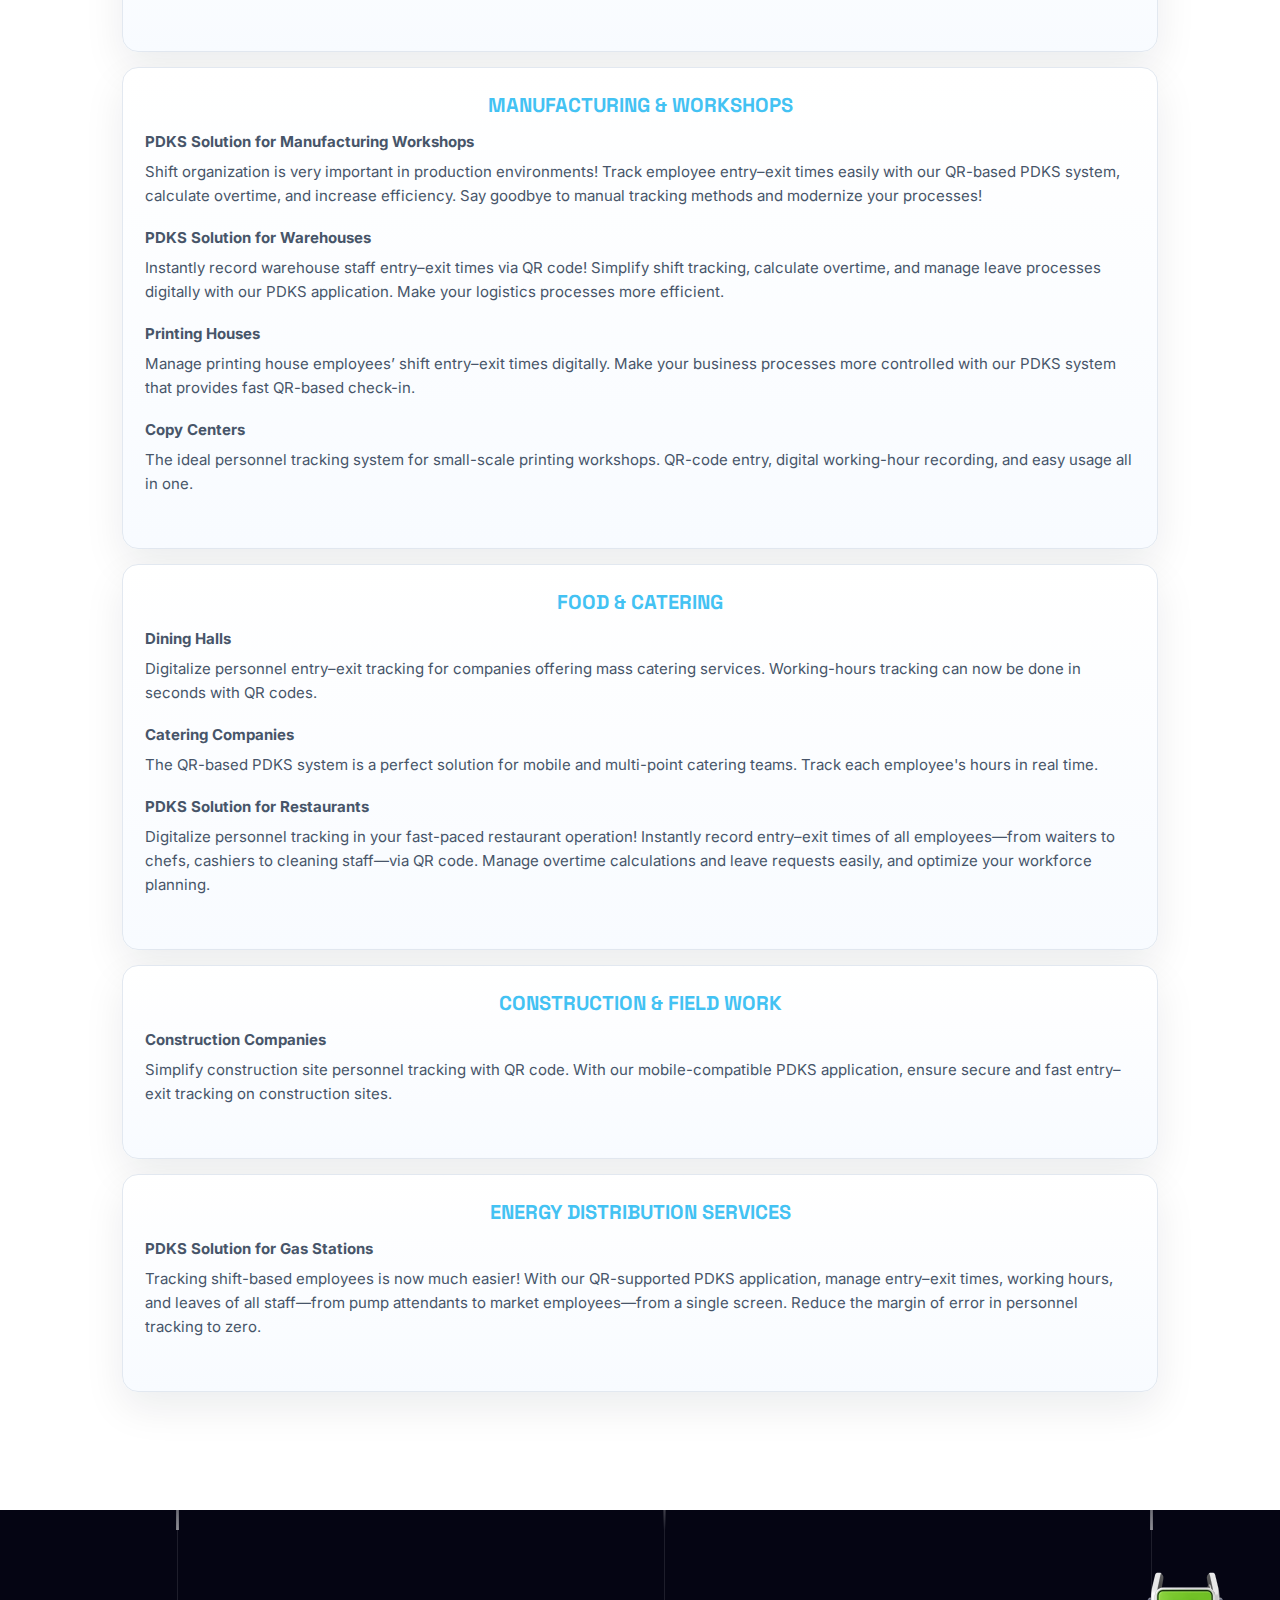
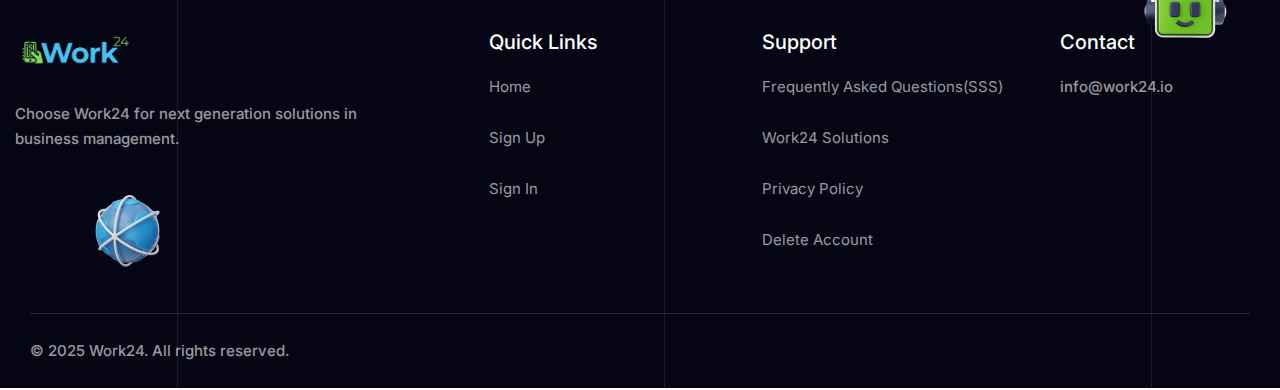
<file: solutions.html>
<!doctype html>
<html class="no-js" lang="tr">

<head>
    <meta charset="utf-8">
    <meta http-equiv="x-ua-compatible" content="ie=edge">
    <title>Work24 | Work24 Çözümler</title>
    <meta name="viewport" content="width=device-width, initial-scale=1">
    <link rel="icon" type="image/png" href="favicon.png" />
    <link rel="preconnect" href="https://fonts.googleapis.com">
    <link rel="preconnect" href="https://fonts.gstatic.com" crossorigin>
    <link href="https://fonts.googleapis.com/css2?family=Sofia&display=swap" rel="stylesheet">
    <link rel="stylesheet" href="assets/css/vendor/bootstrap.min.css">
    <link rel="stylesheet" href="assets/css/vendor/animate.min.css">
    <link rel="stylesheet" href="assets/css/vendor/odometer.min.css">
    <link rel="stylesheet" href="assets/css/plugins/swiper.min.css">
    <link rel="stylesheet" href="assets/css/vendor/magnific-popup.css">
    <link rel="stylesheet" href="assets/css/vendor/fontawesome-pro.css">
    <link rel="stylesheet" href="assets/css/vendor/spacing.css">
    <link rel="stylesheet" href="assets/css/vendor/custom-font.css">
    <link rel="stylesheet" href="assets/css/main.css">
    <link rel="stylesheet" href="assets/css/custom.css">
</head>

<body>
    <!-- Backtotop start -->
    <div class="backtotop-wrap cursor-pointer">
        <svg class="backtotop-circle svg-content" width="100%" height="100%" viewBox="-1 -1 102 102">
            <path d="M50,1 a49,49 0 0,1 0,98 a49,49 0 0,1 0,-98" />
        </svg>
    </div>
    <!-- Backtotop end -->

    <!-- Header start -->
    <header>
        <div id="header-sticky" class="header header-6 header-8">
            <div class="container">
                <div class="mega__menu-wrapper p-relative">
                    <div class="header__main header2__main header-6__main">
                        <div class="header__left">
                            <div class="header__logo">
                                <a href="index.html">
                                    <div class="logo">
                                        <img src="assets/imgs/logo/logo_work24.png" alt="Work24 Logo">
                                    </div>
                                </a>
                            </div>
                        </div>
                        <div class="header__middle header-3__middle">
                            <nav class="main-menu d-none d-xl-block">
                                <ul class="menu-list">
                                    <li><a href="index.html#home" class="menu-link" data-translate="menu_home">Ana
                                            Sayfa</a></li>
                                    <li><a href="index.html#features" class="menu-link"
                                            data-translate="menu_features">Özellikler</a></li>
                                    <li><a href="index.html#how-it-works" class="menu-link"
                                            data-translate="menu_how_it_works">Nasıl Çalışır</a></li>
                                    <li><a href="index.html#pricing" class="menu-link"
                                            data-translate="menu_pricing">Fiyatlandırma</a></li>
                                    <li class="menu-item-has-children">
                                        <a href="#" class="menu-link" data-translate="menu_support">Destek</a>
                                        <ul class="sub-menu">
                                            <li><a href="faq.html" data-translate="menu_faq">Sıkça Sorulan
                                                    Sorular(SSS)</a>
                                            </li>
                                            <li><a href="solutions.html" data-translate="menu_solutions">Work24
                                                    Çözümler</a></li>
                                        </ul>
                                    </li>
                                </ul>
                            </nav>
                        </div>
                        <div class="header__right header-8__right">
                            <div class="header__action d-flex align-items-center">
                                <div class="contact d-none d-xl-inline-flex">
                                    <a href="https://app.work24.io/signin" data-translate="go_to_signin">Giriş Yap</a>
                                </div>
                                <div class="header__btn-wrap header-8__btn d-none d-xl-inline-flex">
                                    <a href="https://app.work24.io/signup" class="rr-btn"
                                        data-translate="get_started">Hemen
                                        Başla</a>
                                </div>
                                <div class="language-selector d-none d-xl-block">
                                    <div class="language-button" onclick="toggleLanguageMenu()">
                                        <img src="assets/imgs/flags/en.png" alt="EN" class="flag-icon" id="currentFlag">
                                        <i class="fa-solid fa-chevron-down"></i>
                                    </div>
                                    <div class="language-menu" id="languageMenu">
                                        <div class="language-option" onclick="selectLanguage('tr')">
                                            <img src="assets/imgs/flags/tr.png" alt="TR" class="flag-icon">
                                            <span>Türkçe</span>
                                        </div>
                                        <div class="language-option" onclick="selectLanguage('en')">
                                            <img src="assets/imgs/flags/en.png" alt="EN" class="flag-icon">
                                            <span>English</span>
                                        </div>
                                    </div>
                                </div>
                            </div>
                            <div class="header__hamburger ml-20 mr-20 d-xl-none">
                                <button type="button" class="hamburger-btn" data-bs-toggle="offcanvas"
                                    data-bs-target="#offcanvasMenu">
                                    <span></span>
                                    <span></span>
                                    <span></span>
                                </button>
                            </div>
                        </div>
                    </div>
                </div>
            </div>
        </div>
        </div>
    </header>

    <div id="popup-search-box">
        <div class="box-inner-wrap d-flex align-items-center">
            <form id="form" action="#" method="get" role="search">
                <input id="popup-search" type="text" name="s" placeholder="Type keywords here...">
            </form>
            <div class="search-close"><i class="fa-sharp fa-regular fa-xmark"></i></div>
        </div>
    </div>
    <!-- Header end -->

    <!-- Offcanvas Mobile Menu -->
    <div class="offcanvas offcanvas-end" tabindex="-1" id="offcanvasMenu" aria-labelledby="offcanvasMenuLabel">
        <div class="offcanvas-header">
            <div class="offcanvas-logo">
                <img src="assets/imgs/logo/logo_work24.png" alt="Work24 Logo">
            </div>
            <button type="button" class="btn-close" data-bs-dismiss="offcanvas" aria-label="Close"></button>
        </div>
        <div class="offcanvas-body">
            <nav class="mobile-menu-nav">
                <ul class="mobile-menu-list">
                    <li><a href="index.html#home" class="mobile-menu-link" data-translate="menu_home"
                            data-bs-dismiss="offcanvas">Ana Sayfa</a></li>
                    <li><a href="index.html#features" class="mobile-menu-link" data-translate="menu_features"
                            data-bs-dismiss="offcanvas">Özellikler</a></li>
                    <li><a href="index.html#how-it-works" class="mobile-menu-link" data-translate="menu_how_it_works"
                            data-bs-dismiss="offcanvas">Nasıl Çalışır</a></li>
                    <li><a href="index.html#pricing" class="mobile-menu-link" data-translate="menu_pricing"
                            data-bs-dismiss="offcanvas">Fiyatlandırma</a></li>
                    <li class="mobile-menu-item-has-children">
                        <a href="#" class="mobile-menu-link" data-translate="menu_support">Destek</a>
                        <ul class="mobile-sub-menu">
                            <li><a href="faq.html" class="mobile-menu-link" data-translate="menu_faq"
                                    data-bs-dismiss="offcanvas">Sıkça Sorulan Sorular(SSS)</a></li>
                            <li><a href="solutions.html" class="mobile-menu-link" data-translate="menu_solutions"
                                    data-bs-dismiss="offcanvas">Work24 Çözümler</a></li>
                        </ul>
                    </li>
                </ul>
            </nav>
            <div class="mobile-language-selector">
                <div class="mobile-language-button" onclick="toggleMobileLanguageMenu()">
                    <img src="assets/imgs/flags/en.png" alt="EN" class="flag-icon" id="mobileCurrentFlag">
                    <span id="mobileCurrentLang">English</span>
                    <i class="fa-solid fa-chevron-down"></i>
                </div>
                <div class="mobile-language-menu" id="mobileLanguageMenu">
                    <div class="mobile-language-option" onclick="selectMobileLanguage('tr')">
                        <img src="assets/imgs/flags/tr.png" alt="TR" class="flag-icon">
                        <span>Türkçe</span>
                    </div>
                    <div class="mobile-language-option" onclick="selectMobileLanguage('en')">
                        <img src="assets/imgs/flags/en.png" alt="EN" class="flag-icon">
                        <span>English</span>
                    </div>
                </div>
            </div>
            <div class="mobile-menu-actions">
                <a href="https://app.work24.io/signin" class="mobile-menu-btn mobile-menu-btn-secondary"
                    data-translate="go_to_signin" data-bs-dismiss="offcanvas">Giriş Yap</a>
                <a href="https://app.work24.io/signup" class="mobile-menu-btn mobile-menu-btn-primary"
                    data-translate="get_started" data-bs-dismiss="offcanvas">Hemen Başla</a>
            </div>
        </div>
    </div>

    <main>
        <section class="banner-section-8 section-space fade-wrapper support-hero">
            <div class="container">
                <div class="row align-items-center">
                    <div class="col-lg-12">
                        <div class="banner-8__content fade-top text-center">
                            <h1 class="banner-8__title mb-20" data-translate="solutions_page_title">WORK24 Çözümler</h1>
                            <p class="banner-8__desc mx-auto" data-translate="solutions_page_desc">Sektöre özel PDKS ve
                                vardiya çözümlerimizin özetini
                                keşfedin</p>
                        </div>
                    </div>
                </div>
            </div>
        </section>

        <section class="section-space solutions-page">
            <div class="container">
                <div class="row justify-content-center g-4">
                    <div class="col-lg-10">
                        <div class="solutions-card">
                            <h3 class="pricing-card__title" data-translate="solutions_cat_office">OFİS & HİZMET SEKTÖRÜ
                            </h3>
                            <ul class="pricing-card__features">
                                <li><strong data-translate="solutions_office_law_title">Hukuk Büroları</strong> <span
                                        data-translate="solutions_office_law_desc">Hukuk bürolarına özel PDKS sistemi
                                        ile giriş-çıkışları kolayca yönetin. QR kodla giriş sayesinde zaman kaybı
                                        yaşamadan personel takibi sağlayın. Mesai takip uygulamamızla ofis içi
                                        verimliliği artırın.</span></li>
                                <li><strong data-translate="solutions_office_accounting_title">Muhasebe
                                        Ofisleri</strong> <span
                                        data-translate="solutions_office_accounting_desc">Muhasebe ofisleri için
                                        geliştirilen QR kodlu PDKS sistemi, personel takibini dijitalleştirir. Fazla
                                        mesai ve giriş-çıkış saatleri anında kayıt altına alınır. Zaman yönetimini
                                        kolaylaştırır.</span></li>
                                <li><strong data-translate="solutions_office_insurance_title">Sigorta Büroları</strong>
                                    <span data-translate="solutions_office_insurance_desc">Sigorta ofisleri için
                                        geliştirilmiş PDKS sistemi, personel devamlılığını güvenle takip eder. QR kodlu
                                        giriş ile zamandan tasarruf edin, ofis içi düzeni koruyun.</span>
                                </li>
                                <li><strong data-translate="solutions_office_advertising_title">Reklam
                                        Ajansları</strong> <span
                                        data-translate="solutions_office_advertising_desc">Yaratıcılık zaman ister,
                                        takip ise sistem. QR kodla çalışan PDKS sistemimiz reklam ajanslarında zaman
                                        yönetimini optimize eder, ekibin verimliliğini artırır.</span></li>
                                <li><strong data-translate="solutions_office_sales_title">Satış Ofisleri</strong> <span
                                        data-translate="solutions_office_sales_desc">Satış ekiplerinin mesai
                                        giriş-çıkışlarını dakikası dakikasına izleyin. QR kodla entegre çalışan personel
                                        takip sistemimizle zaman kaybını önleyin.</span></li>
                                <li><strong data-translate="solutions_office_realestate_title">Emlakçılar</strong> <span
                                        data-translate="solutions_office_realestate_desc">Emlak ofislerinde saha dışı
                                        çalışan personelin takibini QR kodla yönetin. Mesai takip sistemi sayesinde ofis
                                        içi ve dışı zamanı kontrol altında tutun.</span></li>
                                <li><strong data-translate="solutions_office_pdks_office_title">Ofisler için PDKS
                                        Çözümü</strong> <span data-translate="solutions_office_pdks_office_desc">İş
                                        yerinizde çalışan takibini zahmetsiz hale getirin! QR kod tabanlı sistemimiz
                                        sayesinde personelinizin giriş-çıkış saatlerini kaydedin, esnek çalışma
                                        saatlerini yönetin ve fazla mesaileri otomatik hesaplayın. Dijital PDKS ile
                                        insan kaynakları süreçlerinizi kolaylaştırın.</span></li>
                                <li><strong data-translate="solutions_office_pdks_hotel_title">Oteller için PDKS
                                        Çözümü</strong> <span
                                        data-translate="solutions_office_pdks_hotel_desc">Resepsiyon, temizlik, mutfak
                                        ve teknik ekiplerinizin vardiya takibini dijitalleştirin! QR kod tabanlı PDKS
                                        sistemimiz ile otel çalışanlarınızın giriş-çıkışlarını, mesailerini ve
                                        izinlerini tek ekrandan yönetin. Operasyonlarınızı kolaylaştırarak
                                        verimliliğinizi artırın!</span></li>
                                <li><strong data-translate="solutions_office_pdks_technopark_title">Teknoparklar için
                                        PDKS Çözümü</strong> <span
                                        data-translate="solutions_office_pdks_technopark_desc">Teknoloji firmalarınızın
                                        personel takibini QR kod ile modernleştirin! Esnek çalışma saatlerini
                                        destekleyen PDKS sistemimiz ile giriş-çıkış takibini yapın, uzaktan çalışma
                                        süreçlerini yönetin ve ekip yönetimini kolaylaştırın. Yenilikçi iş yerleri için
                                        dijital çözümler sunuyoruz!</span></li>
                            </ul>
                        </div>
                    </div>
                    <div class="col-lg-10">
                        <div class="solutions-card">
                            <h3 class="pricing-card__title" data-translate="solutions_cat_retail">PERAKENDE & TİCARET
                            </h3>
                            <ul class="pricing-card__features">
                                <li><strong data-translate="solutions_retail_markets_title">Marketler</strong> <span
                                        data-translate="solutions_retail_markets_desc">Market çalışanlarının
                                        vardiyalarını düzenli takip edin! QR kod ile giriş yapılan PDKS sistemimiz, tüm
                                        şubelerde etkili personel yönetimi sağlar. Kolay kurulum, yüksek
                                        performans.</span></li>
                                <li><strong data-translate="solutions_retail_stores_title">Perakende Mağazaları</strong>
                                    <span data-translate="solutions_retail_stores_desc">Yoğun mağaza trafiğinde personel
                                        takibini aksatmayın. QR kodlu mesai takip uygulamamız, perakende sektörüne özel
                                        hızlı ve güvenli çözümler sunar. İş gücü yönetimi artık çok daha kolay.</span>
                                </li>
                            </ul>
                        </div>
                    </div>
                    <div class="col-lg-10">
                        <div class="solutions-card">
                            <h3 class="pricing-card__title" data-translate="solutions_cat_health">SAĞLIK & MEDİKAL</h3>
                            <ul class="pricing-card__features">
                                <li><strong data-translate="solutions_health_vet_title">Veteriner Hekimler</strong>
                                    <span data-translate="solutions_health_vet_desc">Küçük ekiplerle çalışan veteriner
                                        kliniklerinde QR kodlu PDKS sistemiyle düzeni sağlayın. Giriş-çıkışlar dijital
                                        ortamda saklanır, mesai takip işlemleri zahmetsizce yönetilir.</span>
                                </li>
                                <li><strong data-translate="solutions_health_dental_title">Ağız ve Diş Sağlığı
                                        Merkezleri</strong> <span data-translate="solutions_health_dental_desc">Diş
                                        kliniklerine uygun personel takip sistemiyle verimliliği artırın. QR kodla hızlı
                                        giriş ve mesai saatlerini doğru ölçen PDKS uygulamamızla klinik yönetimi daha
                                        kolay.</span></li>
                                <li><strong data-translate="solutions_health_centers_title">Sağlık Merkezleri</strong>
                                    <span data-translate="solutions_health_centers_desc">Sağlık sektörüne özel
                                        geliştirilen QR kodlu PDKS sistemi, nöbet ve vardiya takibini mükemmel şekilde
                                        destekler. Tüm personel giriş-çıkışları dijital olarak izlenebilir.</span>
                                </li>
                                <li><strong data-translate="solutions_health_pharma_title">İlaç Firmaları</strong> <span
                                        data-translate="solutions_health_pharma_desc">İlaç üretim ve dağıtım
                                        süreçlerinde personel takibini QR kodlu PDKS sistemiyle kontrol altına alın.
                                        Kritik saatlerde tam zamanlı takip ile yüksek verim elde edin.</span></li>
                                <li><strong data-translate="solutions_health_device_title">Tıbbi Cihaz Üretimi</strong>
                                    <span data-translate="solutions_health_device_desc">Üretim alanlarında mesai takibi
                                        çok önemli. QR kodla çalışan PDKS sistemimiz, tıbbi cihaz üretimi yapan
                                        firmalarda giriş-çıkışları kusursuz bir şekilde kayıt altına alır.</span>
                                </li>
                                <li><strong data-translate="solutions_health_medical_title">Medikal Firmalar</strong>
                                    <span data-translate="solutions_health_medical_desc">Medikal sektöre özel PDKS
                                        çözümümüz ile personel giriş-çıkışlarını anlık takip edin. Verimlilik ve
                                        güvenlik bir arada.</span>
                                </li>
                                <li><strong data-translate="solutions_health_hospital_title">Hastaneler için PDKS
                                        Çözümü</strong> <span data-translate="solutions_health_hospital_desc">Sağlık
                                        hizmetlerinde zaman yönetimi kritik önem taşır! Doktorlar, hemşireler, hasta
                                        bakıcılar ve idari personelin giriş-çıkış saatlerini QR kod ile hızlıca
                                        kaydedin. Vardiya düzenlerini kolayca planlayın, fazla mesaileri otomatik
                                        hesaplayın ve iş gücü yönetiminizi mükemmelleştirin.</span></li>
                                <li><strong data-translate="solutions_health_services_title">Sağlık Hizmetleri için PDKS
                                        Çözümü</strong> <span data-translate="solutions_health_services_desc">Evde
                                        bakım, laboratuvar ve diğer sağlık hizmetlerinde personel takibini
                                        dijitalleştirin! QR kod destekli PDKS sistemi ile çalışanlarınızın
                                        giriş-çıkışlarını takip edin, mesai hesaplamalarını yapın ve izin süreçlerini
                                        yönetin. Sağlık sektörüne özel esnek çözümler sunuyoruz!</span></li>
                            </ul>
                        </div>
                    </div>
                    <div class="col-lg-10">
                        <div class="solutions-card">
                            <h3 class="pricing-card__title" data-translate="solutions_cat_education">EĞİTİM</h3>
                            <ul class="pricing-card__features">
                                <li><strong data-translate="solutions_edu_dorm_title">Yurtlar</strong> <span
                                        data-translate="solutions_edu_dorm_desc">Öğrenci yurtlarında çalışan
                                        personelinizi QR kod ile hızlıca takip edin! Gece nöbetçisinden temizlik
                                        görevlilerine kadar herkesin giriş-çıkış saatlerini anında kaydedin. Fazla mesai
                                        hesaplamaları ve izin yönetimi artık çok daha kolay!</span></li>
                                <li><strong data-translate="solutions_edu_school_title">Okullar</strong> <span
                                        data-translate="solutions_edu_school_desc">Okul personelinin takibi artık çok
                                        kolay. QR kod ile çalışan PDKS sistemi sayesinde öğretmen ve personelin
                                        giriş-çıkışları kayıt altına alınır, zaman yönetimi optimize edilir.</span></li>
                                <li><strong data-translate="solutions_edu_centers_title">Eğitim Merkezleri</strong>
                                    <span data-translate="solutions_edu_centers_desc">Eğitim sektörüne özel PDKS
                                        çözümleriyle personel takibi dijitalleşiyor. QR kod ile hızlı giriş, mesai takip
                                        uygulaması ile kusursuz yönetim elinizin altında.</span>
                                </li>
                                <li><strong data-translate="solutions_edu_pdks_title">Eğitim Kurumları için PDKS
                                        Çözümü</strong> <span data-translate="solutions_edu_pdks_desc">Öğretmenler,
                                        idari personel ve destek ekiplerinin giriş-çıkışlarını QR kod ile takip edin!
                                        Eğitim kurumları için özel olarak geliştirilen PDKS sistemimiz ile mesai
                                        saatlerini düzenleyin, izin taleplerini yönetin ve personel devamlılığını
                                        dijital olarak kayıt altına alın.</span></li>
                            </ul>
                        </div>
                    </div>
                    <div class="col-lg-10">
                        <div class="solutions-card">
                            <h3 class="pricing-card__title" data-translate="solutions_cat_sport">SPOR & AKTİVİTE</h3>
                            <ul class="pricing-card__features">
                                <li><strong data-translate="solutions_sport_gym_title">Spor Salonları için PDKS
                                        Çözümü</strong> <span data-translate="solutions_sport_gym_desc">Spor salonunuzda
                                        personel giriş-çıkışlarını, mesai saatlerini ve izin durumlarını tek bir
                                        uygulama ile takip edin! Telefonunuza indirilen uygulama ile oluşturulan QR kod
                                        sistemi sayesinde karmaşık manuel takip süreçlerine son verin. Antrenörlerden
                                        temizlik personeline kadar tüm çalışanlarınızın takibini zahmetsizce yaparak
                                        operasyonel verimliliğinizi artırın.</span></li>
                            </ul>
                        </div>
                    </div>
                    <div class="col-lg-10">
                        <div class="solutions-card">
                            <h3 class="pricing-card__title" data-translate="solutions_cat_manufacturing">ÜRETİM & ATÖLYE
                            </h3>
                            <ul class="pricing-card__features">
                                <li><strong data-translate="solutions_mfg_workshop_title">İmalathaneler için PDKS
                                        Çözümü</strong> <span data-translate="solutions_mfg_workshop_desc">Üretim
                                        alanlarında vardiya düzeni çok önemli! QR kodlu PDKS sistemimiz ile
                                        çalışanlarınızın giriş-çıkış saatlerini kolayca takip edin, fazla mesaileri
                                        hesaplayın ve verimliliği artırın. Manuel takip yöntemlerine son verin,
                                        süreçlerinizi modernize edin!</span></li>
                                <li><strong data-translate="solutions_mfg_warehouse_title">Depolar için PDKS
                                        Çözümü</strong> <span data-translate="solutions_mfg_warehouse_desc">Depo
                                        çalışanlarınızın giriş-çıkışlarını QR kod ile anında kaydedin! PDKS uygulamamız
                                        sayesinde vardiya takibini kolaylaştırın, fazla mesaileri hesaplayın ve izin
                                        süreçlerini dijital olarak yönetin. Lojistik süreçlerinizi daha verimli hale
                                        getirin!</span></li>
                                <li><strong data-translate="solutions_mfg_print_title">Matbaalar</strong> <span
                                        data-translate="solutions_mfg_print_desc">Matbaa çalışanlarının vardiya
                                        giriş-çıkışlarını dijitalle yönetin. QR kod ile hızlı geçiş sağlayan PDKS
                                        sistemimizle iş süreçlerinizi daha kontrollü hale getirin.</span></li>
                                <li><strong data-translate="solutions_mfg_copy_title">Ozalitçiler</strong> <span
                                        data-translate="solutions_mfg_copy_desc">Küçük ölçekli baskı atölyeleri için
                                        ideal personel takip sistemi. QR kodla giriş, dijital mesai kaydı ve kolay
                                        kullanım bir arada.</span></li>
                            </ul>
                        </div>
                    </div>
                    <div class="col-lg-10">
                        <div class="solutions-card">
                            <h3 class="pricing-card__title" data-translate="solutions_cat_food">YEME-İÇME & CATERING
                            </h3>
                            <ul class="pricing-card__features">
                                <li><strong data-translate="solutions_food_dining_title">Yemekhaneler</strong> <span
                                        data-translate="solutions_food_dining_desc">Toplu yemek hizmeti sunan firmalar
                                        için personel giriş-çıkışlarını dijitalleştirin. Mesai takibi artık QR kodla
                                        saniyeler içinde yapılabilir.</span></li>
                                <li><strong data-translate="solutions_food_catering_title">Catering Firmaları</strong>
                                    <span data-translate="solutions_food_catering_desc">Mobil ve çok noktalı çalışan
                                        catering ekipleri için QR kodlu PDKS sistemi mükemmel bir çözümdür. Her
                                        çalışanınızın saatini tam zamanlı takip edin.</span>
                                </li>
                                <li><strong data-translate="solutions_food_restaurant_title">Restoranlar için PDKS
                                        Çözümü</strong> <span data-translate="solutions_food_restaurant_desc">Yoğun
                                        tempolu restoran işletmenizde personel takibini dijitalleştirin! Garsonlardan
                                        aşçılara, kasiyerlerden temizlik görevlilerine kadar tüm çalışanlarınızın
                                        giriş-çıkış saatlerini QR kod ile anında kaydedin. Fazla mesai hesaplamalarını
                                        ve izin taleplerini kolayca yönetin, iş gücü planlamanızı optimize edin.</span>
                                </li>
                            </ul>
                        </div>
                    </div>
                    <div class="col-lg-10">
                        <div class="solutions-card">
                            <h3 class="pricing-card__title" data-translate="solutions_cat_construction">İNŞAAT & SAHA
                                ÇALIŞMALARI</h3>
                            <ul class="pricing-card__features">
                                <li><strong data-translate="solutions_construction_companies_title">İnşaat
                                        Firmaları</strong> <span
                                        data-translate="solutions_construction_companies_desc">Şantiye personel takibini
                                        QR kod ile kolaylaştırın. Mobil uyumlu PDKS uygulamamızla inşaat alanlarında
                                        güvenli ve hızlı giriş-çıkış takibi sağlayın.</span></li>
                            </ul>
                        </div>
                    </div>
                    <div class="col-lg-10">
                        <div class="solutions-card">
                            <h3 class="pricing-card__title" data-translate="solutions_cat_energy">ENERJİ DAĞITIM
                                HİZMETLERİ</h3>
                            <ul class="pricing-card__features">
                                <li><strong data-translate="solutions_energy_gas_title">Benzin İstasyonları için PDKS
                                        Çözümü</strong> <span data-translate="solutions_energy_gas_desc">Vardiyalı
                                        çalışanlarınızı takip etmek artık çok daha kolay! QR kod destekli PDKS
                                        uygulamamız ile istasyonunuzdaki pompa görevlilerinden market çalışanlarına
                                        kadar herkesin giriş-çıkışlarını, çalışma sürelerini ve izinlerini tek ekrandan
                                        yönetin. Personel takibinde hata payını sıfıra indirin.</span></li>
                            </ul>
                        </div>
                    </div>
                </div>
            </div>
        </section>

        <!-- Footer area start -->
        <footer>
            <section class="footer-2 footer-8 overflow-hidden p-relative z-1">
                <div class="footer-8__shapes">
                    <div class="footer-8__shape-1 footer-8__shape upDown">
                        <img src="assets/imgs/shapes/footer-8-shape-1.png" alt="">
                    </div>
                    <div class="footer-8__shape-2 footer-8__shape rightLeft">
                        <img src="assets/imgs/shapes/footer-8-shape-2.png" alt="">
                    </div>

                    <div class="footer-8__border__box footer-8__border__box-1">
                        <div class="footer-8__border__shape"></div>
                    </div>
                    <div class="footer-8__border__box footer-8__border__box-2">
                        <div class="footer-8__border__shape footer-8__border__shape-2"></div>
                    </div>
                    <div class="footer-8__border__box footer-8__border__box-3">
                        <div class="footer-8__border__shape"></div>
                    </div>
                </div>
                <div class="container">
                    <div class="row footer-2__wrap p-relative">
                        <div class="col-xl-4 col-lg-3 col-md-6 col-sm-6">
                            <div class="footer-2__widget">
                                <div class="footer-2__logo mb-30">
                                    <a href="index.html">
                                        <img src="assets/imgs/logo/logo_work24.png" alt="Work24 Logo">
                                    </a>
                                </div>
                                <div class="footer-2__content">
                                    <p class="dec" data-tr="tr">İş yönetiminde yeni nesil çözümler için <br>
                                        Work24'i tercih edin.</p>
                                    <p class="dec" data-tr="en" style="display: none;">Choose Work24 for next
                                        generation solutions in <br> business management.</p>
                                </div>
                            </div>
                        </div>
                        <div class="col-xl-3 col-lg-3 col-md-6 col-sm-6">
                            <div class="footer-2__widget footer-4__widget-2th-left">
                                <div class="footer-2__widget-title mb-15 mb-md-10 mb-sm-10 mb-xs-10">
                                    <h4 data-tr="tr">Hızlı Bağlantılar</h4>
                                    <h4 data-tr="en" style="display: none;">Quick Links</h4>
                                </div>
                                <div class="footer-2__link">
                                    <ul>
                                        <li><a href="index.html" data-tr="tr">Ana Sayfa</a><a href="index.html"
                                                data-tr="en" style="display: none;">Home</a></li>
                                        <li><a href="https://app.work24.io/signup" data-tr="tr">Kayıt Ol</a><a
                                                href="https://app.work24.io/signup" data-tr="en">Sign Up</a></li>
                                        <li><a href="https://app.work24.io/signin" data-tr="tr">Giriş Yap</a><a
                                                href="https://app.work24.io/signin" data-tr="en">Sign In</a></li>
                                    </ul>
                                </div>
                            </div>
                        </div>
                        <div class="col-xl-3 col-lg-3 col-md-6 col-sm-6">
                            <div class="footer-2__widget footer-4__widget-3th-left">
                                <div class="footer-2__widget-title mb-15 mb-md-10 mb-sm-10 mb-xs-10">
                                    <h4 data-tr="tr">Destek</h4>
                                    <h4 data-tr="en" style="display: none;">Support</h4>
                                </div>
                                <div class="footer-2__link">
                                    <ul>
                                        <li><a href="faq.html" data-tr="tr">Sıkça Sorulan Sorular(SSS)</a><a
                                                href="faq.html" data-tr="en" style="display: none;">Frequently Asked
                                                Questions(SSS)</a></li>
                                        <li><a href="solutions.html" data-tr="tr">Work24 Çözümler</a><a
                                                href="solutions.html" data-tr="en" style="display: none;">Work24
                                                Solutions</a></li>
                                        <li><a href="privacy.html" data-tr="tr">Gizlilik Politikası</a><a
                                                href="privacy.html" data-tr="en" style="display: none;">Privacy
                                                Policy</a></li>
                                        <li><a href="delete-account.html" data-tr="tr">Hesap Silme</a><a
                                                href="delete-account.html" data-tr="en">Delete Account</a></li>
                                    </ul>
                                </div>
                            </div>
                        </div>
                        <div class="col-xl-2 col-lg-3 col-md-6 col-sm-6">
                            <div class="footer-2__widget footer-4__widget footer-4__widget-4th-left">
                                <div class="footer-2__widget-title mb-25 mb-md-20 mb-sm-20 mb-xs-20">
                                    <h4 data-tr="tr">İletişim</h4>
                                    <h4 data-tr="en" style="display: none;">Contact</h4>
                                </div>
                                <div class="footer-4__contact">
                                    <h6 class="footer-4__contact-link">
                                        <a href="mailto:info@work24.io">info@work24.io</a>
                                    </h6>
                                </div>
                            </div>
                        </div>
                    </div>
                    <div class="footer-2__bottom-wrapper">
                        <div class="container">
                            <div class="footer-2__bottom">
                                <div class="footer-2__copyright">
                                    <p data-tr="tr">© 2025 Work24. Tüm hakları saklıdır.</p>
                                    <p data-tr="en" style="display: none;">© 2025 Work24. All rights reserved.</p>
                                </div>

                            </div>
                        </div>
                    </div>
                </div>
            </section>
        </footer>
        <!-- Footer area end -->
    </main>



    <div id="scroll-percentage"><span id="scroll-percentage-value"></span></div>

    <!-- JS here -->
    <script src="assets/js/vendor/jquery-3.7.1.min.js"></script>
    <script src="assets/js/vendor/chroma.min.js"></script>
    <script src="assets/js/plugins/waypoints.min.js"></script>
    <script src="assets/js/vendor/bootstrap.bundle.min.js"></script>
    <script src="assets/js/plugins/meanmenu.min.js"></script>
    <script src="assets/js/plugins/swiper.min.js"></script>
    <script src="assets/js/plugins/gsap.js"></script>
    <script src="assets/js/plugins/ScrollSmoother.js"></script>
    <script src="assets/js/plugins/ScrollToPlugin.js"></script>
    <script src="assets/js/plugins/ScrollTrigger.js"></script>
    <script src="assets/js/plugins/SplitText.js"></script>
    <script src="assets/js/plugins/wow.js"></script>
    <script src="assets/js/vendor/magnific-popup.min.js"></script>
    <script src="assets/js/vendor/type.js"></script>
    <script src="assets/js/vendor/vanilla-tilt.js"></script>
    <script src="assets/js/plugins/nice-select.min.js"></script>
    <script src="assets/js/vendor/odometer.min.js"></script>
    <script src="assets/js/vendor/jquery-ui.min.js"></script>
    <script src="assets/js/plugins/parallax-scroll.js"></script>
    <script src="assets/js/plugins/jquery.countdown.min.js"></script>
    <script src="assets/js/plugins/isotope-docs.min.js"></script>
    <script src="assets/js/vendor/ajax-form.js"></script>
    <script src="assets/js/main.js"></script>
    <script src="assets/js/translations.js"></script>
    <script src="assets/js/custom.js"></script>
</body>

</html>
</file>
<file: assets/css/vendor/spacing.css>
/***
Spacing

xs : 0 - 575
sm:576- 767
md:768 - 991
lg: 992 - 1199
xl:1200 - 1359

mt : margin-top
ml: margin-left
mr: margin-right
mb: margin-bottom

*/
.mt-5{margin-top:5px}.mb-5{margin-bottom:5px}.ml-5{margin-left:5px}.mr-5{margin-right:5px}.pt-5{padding-top:5px}.pb-5{padding-bottom:5px}.pl-5{padding-left:5px}.pr-5{padding-right:5px}.mt-10{margin-top:10px}.mb-10{margin-bottom:10px}.ml-10{margin-left:10px}.mr-10{margin-right:10px}.pt-10{padding-top:10px}.pb-10{padding-bottom:10px}.pl-10{padding-left:10px}.pr-10{padding-right:10px}.mt-15{margin-top:15px}.mb-15{margin-bottom:15px}.ml-15{margin-left:15px}.mr-15{margin-right:15px}.pt-15{padding-top:15px}.pb-15{padding-bottom:15px}.pl-15{padding-left:15px}.pr-15{padding-right:15px}.mt-20{margin-top:20px}.mb-20{margin-bottom:20px}.ml-20{margin-left:20px}.mr-20{margin-right:20px}.pt-20{padding-top:20px}.pb-20{padding-bottom:20px}.pl-20{padding-left:20px}.pr-20{padding-right:20px}.mt-25{margin-top:25px}.mb-25{margin-bottom:25px}.ml-25{margin-left:25px}.mr-25{margin-right:25px}.pt-25{padding-top:25px}.pb-25{padding-bottom:25px}.pl-25{padding-left:25px}.pr-25{padding-right:25px}.mt-30{margin-top:30px}.mb-30{margin-bottom:30px}.ml-30{margin-left:30px}.mr-30{margin-right:30px}.pt-30{padding-top:30px}.pb-30{padding-bottom:30px}.pl-30{padding-left:30px}.pr-30{padding-right:30px}.mt-35{margin-top:35px}.mb-35{margin-bottom:35px}.ml-35{margin-left:35px}.mr-35{margin-right:35px}.pt-35{padding-top:35px}.pb-35{padding-bottom:35px}.pl-35{padding-left:35px}.pr-35{padding-right:35px}.mt-40{margin-top:40px}.mb-40{margin-bottom:40px}.ml-40{margin-left:40px}.mr-40{margin-right:40px}.pt-40{padding-top:40px}.pb-40{padding-bottom:40px}.pl-40{padding-left:40px}.pr-40{padding-right:40px}.mt-45{margin-top:45px}.mb-45{margin-bottom:45px}.ml-45{margin-left:45px}.mr-45{margin-right:45px}.pt-45{padding-top:45px}.pb-45{padding-bottom:45px}.pl-45{padding-left:45px}.pr-45{padding-right:45px}.mt-50{margin-top:50px}.mb-50{margin-bottom:50px}.ml-50{margin-left:50px}.mr-50{margin-right:50px}.pt-50{padding-top:50px}.pb-50{padding-bottom:50px}.pl-50{padding-left:50px}.pr-50{padding-right:50px}.mt-55{margin-top:55px}.mb-55{margin-bottom:55px}.ml-55{margin-left:55px}.mr-55{margin-right:55px}.pt-55{padding-top:55px}.pb-55{padding-bottom:55px}.pl-55{padding-left:55px}.pr-55{padding-right:55px}.mt-60{margin-top:60px}.mb-60{margin-bottom:60px}.ml-60{margin-left:60px}.mr-60{margin-right:60px}.pt-60{padding-top:60px}.pb-60{padding-bottom:60px}.pl-60{padding-left:60px}.pr-60{padding-right:60px}.mt-65{margin-top:65px}.mb-65{margin-bottom:65px}.ml-65{margin-left:65px}.mr-65{margin-right:65px}.pt-65{padding-top:65px}.pb-65{padding-bottom:65px}.pl-65{padding-left:65px}.pr-65{padding-right:65px}.mt-70{margin-top:70px}.mb-70{margin-bottom:70px}.ml-70{margin-left:70px}.mr-70{margin-right:70px}.pt-70{padding-top:70px}.pb-70{padding-bottom:70px}.pl-70{padding-left:70px}.pr-70{padding-right:70px}.mt-75{margin-top:75px}.mb-75{margin-bottom:75px}.ml-75{margin-left:75px}.mr-75{margin-right:75px}.pt-75{padding-top:75px}.pb-75{padding-bottom:75px}.pl-75{padding-left:75px}.pr-75{padding-right:75px}.mt-80{margin-top:80px}.mb-80{margin-bottom:80px}.ml-80{margin-left:80px}.mr-80{margin-right:80px}.pt-80{padding-top:80px}.pb-80{padding-bottom:80px}.pl-80{padding-left:80px}.pr-80{padding-right:80px}.mt-85{margin-top:85px}.mb-85{margin-bottom:85px}.ml-85{margin-left:85px}.mr-85{margin-right:85px}.pt-85{padding-top:85px}.pb-85{padding-bottom:85px}.pl-85{padding-left:85px}.pr-85{padding-right:85px}.mt-90{margin-top:90px}.mb-90{margin-bottom:90px}.ml-90{margin-left:90px}.mr-90{margin-right:90px}.pt-90{padding-top:90px}.pb-90{padding-bottom:90px}.pl-90{padding-left:90px}.pr-90{padding-right:90px}.mt-95{margin-top:95px}.mb-95{margin-bottom:95px}.ml-95{margin-left:95px}.mr-95{margin-right:95px}.pt-95{padding-top:95px}.pb-95{padding-bottom:95px}.pl-95{padding-left:95px}.pr-95{padding-right:95px}.mt-100{margin-top:100px}.mb-100{margin-bottom:100px}.ml-100{margin-left:100px}.mr-100{margin-right:100px}.pt-100{padding-top:100px}.pb-100{padding-bottom:100px}.pl-100{padding-left:100px}.pr-100{padding-right:100px}.mt-105{margin-top:105px}.mb-105{margin-bottom:105px}.ml-105{margin-left:105px}.mr-105{margin-right:105px}.pt-105{padding-top:105px}.pb-105{padding-bottom:105px}.pl-105{padding-left:105px}.pr-105{padding-right:105px}.mt-110{margin-top:110px}.mb-110{margin-bottom:110px}.ml-110{margin-left:110px}.mr-110{margin-right:110px}.pt-110{padding-top:110px}.pb-110{padding-bottom:110px}.pl-110{padding-left:110px}.pr-110{padding-right:110px}.mt-115{margin-top:115px}.mb-115{margin-bottom:115px}.ml-115{margin-left:115px}.mr-115{margin-right:115px}.pt-115{padding-top:115px}.pb-115{padding-bottom:115px}.pl-115{padding-left:115px}.pr-115{padding-right:115px}.mt-120{margin-top:120px}.mb-120{margin-bottom:120px}.ml-120{margin-left:120px}.mr-120{margin-right:120px}.pt-120{padding-top:120px}.pb-120{padding-bottom:120px}.pl-120{padding-left:120px}.pr-120{padding-right:120px}.mt-125{margin-top:125px}.mb-125{margin-bottom:125px}.ml-125{margin-left:125px}.mr-125{margin-right:125px}.pt-125{padding-top:125px}.pb-125{padding-bottom:125px}.pl-125{padding-left:125px}.pr-125{padding-right:125px}.mt-130{margin-top:130px}.mb-130{margin-bottom:130px}.ml-130{margin-left:130px}.mr-130{margin-right:130px}.pt-130{padding-top:130px}.pb-130{padding-bottom:130px}.pl-130{padding-left:130px}.pr-130{padding-right:130px}.mt-135{margin-top:135px}.mb-135{margin-bottom:135px}.ml-135{margin-left:135px}.mr-135{margin-right:135px}.pt-135{padding-top:135px}.pb-135{padding-bottom:135px}.pl-135{padding-left:135px}.pr-135{padding-right:135px}.mt-140{margin-top:140px}.mb-140{margin-bottom:140px}.ml-140{margin-left:140px}.mr-140{margin-right:140px}.pt-140{padding-top:140px}.pb-140{padding-bottom:140px}.pl-140{padding-left:140px}.pr-140{padding-right:140px}.mt-145{margin-top:145px}.mb-145{margin-bottom:145px}.ml-145{margin-left:145px}.mr-145{margin-right:145px}.pt-145{padding-top:145px}.pb-145{padding-bottom:145px}.pl-145{padding-left:145px}.pr-145{padding-right:145px}.mt-150{margin-top:150px}.mb-150{margin-bottom:150px}.ml-150{margin-left:150px}.mr-150{margin-right:150px}.pt-150{padding-top:150px}.pb-150{padding-bottom:150px}.pl-150{padding-left:150px}.pr-150{padding-right:150px}.mt-155{margin-top:155px}.mb-155{margin-bottom:155px}.ml-155{margin-left:155px}.mr-155{margin-right:155px}.pt-155{padding-top:155px}.pb-155{padding-bottom:155px}.pl-155{padding-left:155px}.pr-155{padding-right:155px}.mt-160{margin-top:160px}.mb-160{margin-bottom:160px}.ml-160{margin-left:160px}.mr-160{margin-right:160px}.pt-160{padding-top:160px}.pb-160{padding-bottom:160px}.pl-160{padding-left:160px}.pr-160{padding-right:160px}.mt-165{margin-top:165px}.mb-165{margin-bottom:165px}.ml-165{margin-left:165px}.mr-165{margin-right:165px}.pt-165{padding-top:165px}.pb-165{padding-bottom:165px}.pl-165{padding-left:165px}.pr-165{padding-right:165px}.mt-170{margin-top:170px}.mb-170{margin-bottom:170px}.ml-170{margin-left:170px}.mr-170{margin-right:170px}.pt-170{padding-top:170px}.pb-170{padding-bottom:170px}.pl-170{padding-left:170px}.pr-170{padding-right:170px}.mt-175{margin-top:175px}.mb-175{margin-bottom:175px}.ml-175{margin-left:175px}.mr-175{margin-right:175px}.pt-175{padding-top:175px}.pb-175{padding-bottom:175px}.pl-175{padding-left:175px}.pr-175{padding-right:175px}.mt-180{margin-top:180px}.mb-180{margin-bottom:180px}.ml-180{margin-left:180px}.mr-180{margin-right:180px}.pt-180{padding-top:180px}.pb-180{padding-bottom:180px}.pl-180{padding-left:180px}.pr-180{padding-right:180px}.mt-185{margin-top:185px}.mb-185{margin-bottom:185px}.ml-185{margin-left:185px}.mr-185{margin-right:185px}.pt-185{padding-top:185px}.pb-185{padding-bottom:185px}.pl-185{padding-left:185px}.pr-185{padding-right:185px}.mt-190{margin-top:190px}.mb-190{margin-bottom:190px}.ml-190{margin-left:190px}.mr-190{margin-right:190px}.pt-190{padding-top:190px}.pb-190{padding-bottom:190px}.pl-190{padding-left:190px}.pr-190{padding-right:190px}.mt-195{margin-top:195px}.mb-195{margin-bottom:195px}.ml-195{margin-left:195px}.mr-195{margin-right:195px}.pt-195{padding-top:195px}.pb-195{padding-bottom:195px}.pl-195{padding-left:195px}.pr-195{padding-right:195px}.mt-200{margin-top:200px}.mb-200{margin-bottom:200px}.ml-200{margin-left:200px}.mr-200{margin-right:200px}.pt-200{padding-top:200px}.pb-200{padding-bottom:200px}.pl-200{padding-left:200px}.pr-200{padding-right:200px}.mt-205{margin-top:205px}.mb-205{margin-bottom:205px}.ml-205{margin-left:205px}.mr-205{margin-right:205px}.pt-205{padding-top:205px}.pb-205{padding-bottom:205px}.pl-205{padding-left:205px}.pr-205{padding-right:205px}.mt-210{margin-top:210px}.mb-210{margin-bottom:210px}.ml-210{margin-left:210px}.mr-210{margin-right:210px}.pt-210{padding-top:210px}.pb-210{padding-bottom:210px}.pl-210{padding-left:210px}.pr-210{padding-right:210px}.mt-215{margin-top:215px}.mb-215{margin-bottom:215px}.ml-215{margin-left:215px}.mr-215{margin-right:215px}.pt-215{padding-top:215px}.pb-215{padding-bottom:215px}.pl-215{padding-left:215px}.pr-215{padding-right:215px}.mt-220{margin-top:220px}.mb-220{margin-bottom:220px}.ml-220{margin-left:220px}.mr-220{margin-right:220px}.pt-220{padding-top:220px}.pb-220{padding-bottom:220px}.pl-220{padding-left:220px}.pr-220{padding-right:220px}@media (min-width:576px) and (max-width:767px){.mt-sm-5{margin-top:5px}.mb-sm-5{margin-bottom:5px}.ml-sm-5{margin-left:5px}.mr-sm-5{margin-right:5px}.pt-sm-5{padding-top:5px}.pb-sm-5{padding-bottom:5px}.pl-sm-5{padding-left:5px}.pr-sm-5{padding-right:5px}.mt-sm-10{margin-top:10px}.mb-sm-10{margin-bottom:10px}.ml-sm-10{margin-left:10px}.mr-sm-10{margin-right:10px}.pt-sm-10{padding-top:10px}.pb-sm-10{padding-bottom:10px}.pl-sm-10{padding-left:10px}.pr-sm-10{padding-right:10px}.mt-sm-15{margin-top:15px}.mb-sm-15{margin-bottom:15px}.ml-sm-15{margin-left:15px}.mr-sm-15{margin-right:15px}.pt-sm-15{padding-top:15px}.pb-sm-15{padding-bottom:15px}.pl-sm-15{padding-left:15px}.pr-sm-15{padding-right:15px}.mt-sm-20{margin-top:20px}.mb-sm-20{margin-bottom:20px}.ml-sm-20{margin-left:20px}.mr-sm-20{margin-right:20px}.pt-sm-20{padding-top:20px}.pb-sm-20{padding-bottom:20px}.pl-sm-20{padding-left:20px}.pr-sm-20{padding-right:20px}.mt-sm-25{margin-top:25px}.mb-sm-25{margin-bottom:25px}.ml-sm-25{margin-left:25px}.mr-sm-25{margin-right:25px}.pt-sm-25{padding-top:25px}.pb-sm-25{padding-bottom:25px}.pl-sm-25{padding-left:25px}.pr-sm-25{padding-right:25px}.mt-sm-30{margin-top:30px}.mb-sm-30{margin-bottom:30px}.ml-sm-30{margin-left:30px}.mr-sm-30{margin-right:30px}.pt-sm-30{padding-top:30px}.pb-sm-30{padding-bottom:30px}.pl-sm-30{padding-left:30px}.pr-sm-30{padding-right:30px}.mt-sm-35{margin-top:35px}.mb-sm-35{margin-bottom:35px}.ml-sm-35{margin-left:35px}.mr-sm-35{margin-right:35px}.pt-sm-35{padding-top:35px}.pb-sm-35{padding-bottom:35px}.pl-sm-35{padding-left:35px}.pr-sm-35{padding-right:35px}.mt-sm-40{margin-top:40px}.mb-sm-40{margin-bottom:40px}.ml-sm-40{margin-left:40px}.mr-sm-40{margin-right:40px}.pt-sm-40{padding-top:40px}.pb-sm-40{padding-bottom:40px}.pl-sm-40{padding-left:40px}.pr-sm-40{padding-right:40px}.mt-sm-45{margin-top:45px}.mb-sm-45{margin-bottom:45px}.ml-sm-45{margin-left:45px}.mr-sm-45{margin-right:45px}.pt-sm-45{padding-top:45px}.pb-sm-45{padding-bottom:45px}.pl-sm-45{padding-left:45px}.pr-sm-45{padding-right:45px}.mt-sm-50{margin-top:50px}.mb-sm-50{margin-bottom:50px}.ml-sm-50{margin-left:50px}.mr-sm-50{margin-right:50px}.pt-sm-50{padding-top:50px}.pb-sm-50{padding-bottom:50px}.pl-sm-50{padding-left:50px}.pr-sm-50{padding-right:50px}.mt-sm-55{margin-top:55px}.mb-sm-55{margin-bottom:55px}.ml-sm-55{margin-left:55px}.mr-sm-55{margin-right:55px}.pt-sm-55{padding-top:55px}.pb-sm-55{padding-bottom:55px}.pl-sm-55{padding-left:55px}.pr-sm-55{padding-right:55px}.mt-sm-60{margin-top:60px}.mb-sm-60{margin-bottom:60px}.ml-sm-60{margin-left:60px}.mr-sm-60{margin-right:60px}.pt-sm-60{padding-top:60px}.pb-sm-60{padding-bottom:60px}.pl-sm-60{padding-left:60px}.pr-sm-60{padding-right:60px}.mt-sm-65{margin-top:65px}.mb-sm-65{margin-bottom:65px}.ml-sm-65{margin-left:65px}.mr-sm-65{margin-right:65px}.pt-sm-65{padding-top:65px}.pb-sm-65{padding-bottom:65px}.pl-sm-65{padding-left:65px}.pr-sm-65{padding-right:65px}.mt-sm-70{margin-top:70px}.mb-sm-70{margin-bottom:70px}.ml-sm-70{margin-left:70px}.mr-sm-70{margin-right:70px}.pt-sm-70{padding-top:70px}.pb-sm-70{padding-bottom:70px}.pl-sm-70{padding-left:70px}.pr-sm-70{padding-right:70px}.mt-sm-75{margin-top:75px}.mb-sm-75{margin-bottom:75px}.ml-sm-75{margin-left:75px}.mr-sm-75{margin-right:75px}.pt-sm-75{padding-top:75px}.pb-sm-75{padding-bottom:75px}.pl-sm-75{padding-left:75px}.pr-sm-75{padding-right:75px}.mt-sm-80{margin-top:80px}.mb-sm-80{margin-bottom:80px}.ml-sm-80{margin-left:80px}.mr-sm-80{margin-right:80px}.pt-sm-80{padding-top:80px}.pb-sm-80{padding-bottom:80px}.pl-sm-80{padding-left:80px}.pr-sm-80{padding-right:80px}.mt-sm-85{margin-top:85px}.mb-sm-85{margin-bottom:85px}.ml-sm-85{margin-left:85px}.mr-sm-85{margin-right:85px}.pt-sm-85{padding-top:85px}.pb-sm-85{padding-bottom:85px}.pl-sm-85{padding-left:85px}.pr-sm-85{padding-right:85px}.mt-sm-90{margin-top:90px}.mb-sm-90{margin-bottom:90px}.ml-sm-90{margin-left:90px}.mr-sm-90{margin-right:90px}.pt-sm-90{padding-top:90px}.pb-sm-90{padding-bottom:90px}.pl-sm-90{padding-left:90px}.pr-sm-90{padding-right:90px}.mt-sm-95{margin-top:95px}.mb-sm-95{margin-bottom:95px}.ml-sm-95{margin-left:95px}.mr-sm-95{margin-right:95px}.pt-sm-95{padding-top:95px}.pb-sm-95{padding-bottom:95px}.pl-sm-95{padding-left:95px}.pr-sm-95{padding-right:95px}.mt-sm-100{margin-top:100px}.mb-sm-100{margin-bottom:100px}.ml-sm-100{margin-left:100px}.mr-sm-100{margin-right:100px}.pt-sm-100{padding-top:100px}.pb-sm-100{padding-bottom:100px}.pl-sm-100{padding-left:100px}.pr-sm-100{padding-right:100px}.mt-sm-105{margin-top:105px}.mb-sm-105{margin-bottom:105px}.ml-sm-105{margin-left:105px}.mr-sm-105{margin-right:105px}.pt-sm-105{padding-top:105px}.pb-sm-105{padding-bottom:105px}.pl-sm-105{padding-left:105px}.pr-sm-105{padding-right:105px}.mt-sm-110{margin-top:110px}.mb-sm-110{margin-bottom:110px}.ml-sm-110{margin-left:110px}.mr-sm-110{margin-right:110px}.pt-sm-110{padding-top:110px}.pb-sm-110{padding-bottom:110px}.pl-sm-110{padding-left:110px}.pr-sm-110{padding-right:110px}.mt-sm-115{margin-top:115px}.mb-sm-115{margin-bottom:115px}.ml-sm-115{margin-left:115px}.mr-sm-115{margin-right:115px}.pt-sm-115{padding-top:115px}.pb-sm-115{padding-bottom:115px}.pl-sm-115{padding-left:115px}.pr-sm-115{padding-right:115px}.mt-sm-120{margin-top:120px}.mb-sm-120{margin-bottom:120px}.ml-sm-120{margin-left:120px}.mr-sm-120{margin-right:120px}.pt-sm-120{padding-top:120px}.pb-sm-120{padding-bottom:120px}.pl-sm-120{padding-left:120px}.pr-sm-120{padding-right:120px}.mt-sm-125{margin-top:125px}.mb-sm-125{margin-bottom:125px}.ml-sm-125{margin-left:125px}.mr-sm-125{margin-right:125px}.pt-sm-125{padding-top:125px}.pb-sm-125{padding-bottom:125px}.pl-sm-125{padding-left:125px}.pr-sm-125{padding-right:125px}.mt-sm-130{margin-top:130px}.mb-sm-130{margin-bottom:130px}.ml-sm-130{margin-left:130px}.mr-sm-130{margin-right:130px}.pt-sm-130{padding-top:130px}.pb-sm-130{padding-bottom:130px}.pl-sm-130{padding-left:130px}.pr-sm-130{padding-right:130px}.mt-sm-135{margin-top:135px}.mb-sm-135{margin-bottom:135px}.ml-sm-135{margin-left:135px}.mr-sm-135{margin-right:135px}.pt-sm-135{padding-top:135px}.pb-sm-135{padding-bottom:135px}.pl-sm-135{padding-left:135px}.pr-sm-135{padding-right:135px}.mt-sm-140{margin-top:140px}.mb-sm-140{margin-bottom:140px}.ml-sm-140{margin-left:140px}.mr-sm-140{margin-right:140px}.pt-sm-140{padding-top:140px}.pb-sm-140{padding-bottom:140px}.pl-sm-140{padding-left:140px}.pr-sm-140{padding-right:140px}.mt-sm-145{margin-top:145px}.mb-sm-145{margin-bottom:145px}.ml-sm-145{margin-left:145px}.mr-sm-145{margin-right:145px}.pt-sm-145{padding-top:145px}.pb-sm-145{padding-bottom:145px}.pl-sm-145{padding-left:145px}.pr-sm-145{padding-right:145px}.mt-sm-150{margin-top:150px}.mb-sm-150{margin-bottom:150px}.ml-sm-150{margin-left:150px}.mr-sm-150{margin-right:150px}.pt-sm-150{padding-top:150px}.pb-sm-150{padding-bottom:150px}.pl-sm-150{padding-left:150px}.pr-sm-150{padding-right:150px}.mt-sm-155{margin-top:155px}.mb-sm-155{margin-bottom:155px}.ml-sm-155{margin-left:155px}.mr-sm-155{margin-right:155px}.pt-sm-155{padding-top:155px}.pb-sm-155{padding-bottom:155px}.pl-sm-155{padding-left:155px}.pr-sm-155{padding-right:155px}.mt-sm-160{margin-top:160px}.mb-sm-160{margin-bottom:160px}.ml-sm-160{margin-left:160px}.mr-sm-160{margin-right:160px}.pt-sm-160{padding-top:160px}.pb-sm-160{padding-bottom:160px}.pl-sm-160{padding-left:160px}.pr-sm-160{padding-right:160px}.mt-sm-165{margin-top:165px}.mb-sm-165{margin-bottom:165px}.ml-sm-165{margin-left:165px}.mr-sm-165{margin-right:165px}.pt-sm-165{padding-top:165px}.pb-sm-165{padding-bottom:165px}.pl-sm-165{padding-left:165px}.pr-sm-165{padding-right:165px}.mt-sm-170{margin-top:170px}.mb-sm-170{margin-bottom:170px}.ml-sm-170{margin-left:170px}.mr-sm-170{margin-right:170px}.pt-sm-170{padding-top:170px}.pb-sm-170{padding-bottom:170px}.pl-sm-170{padding-left:170px}.pr-sm-170{padding-right:170px}.mt-sm-175{margin-top:175px}.mb-sm-175{margin-bottom:175px}.ml-sm-175{margin-left:175px}.mr-sm-175{margin-right:175px}.pt-sm-175{padding-top:175px}.pb-sm-175{padding-bottom:175px}.pl-sm-175{padding-left:175px}.pr-sm-175{padding-right:175px}.mt-sm-180{margin-top:180px}.mb-sm-180{margin-bottom:180px}.ml-sm-180{margin-left:180px}.mr-sm-180{margin-right:180px}.pt-sm-180{padding-top:180px}.pb-sm-180{padding-bottom:180px}.pl-sm-180{padding-left:180px}.pr-sm-180{padding-right:180px}.mt-sm-185{margin-top:185px}.mb-sm-185{margin-bottom:185px}.ml-sm-185{margin-left:185px}.mr-sm-185{margin-right:185px}.pt-sm-185{padding-top:185px}.pb-sm-185{padding-bottom:185px}.pl-sm-185{padding-left:185px}.pr-sm-185{padding-right:185px}.mt-sm-190{margin-top:190px}.mb-sm-190{margin-bottom:190px}.ml-sm-190{margin-left:190px}.mr-sm-190{margin-right:190px}.pt-sm-190{padding-top:190px}.pb-sm-190{padding-bottom:190px}.pl-sm-190{padding-left:190px}.pr-sm-190{padding-right:190px}.mt-sm-195{margin-top:195px}.mb-sm-195{margin-bottom:195px}.ml-sm-195{margin-left:195px}.mr-sm-195{margin-right:195px}.pt-sm-195{padding-top:195px}.pb-sm-195{padding-bottom:195px}.pl-sm-195{padding-left:195px}.pr-sm-195{padding-right:195px}.mt-sm-200{margin-top:200px}.mb-sm-200{margin-bottom:200px}.ml-sm-200{margin-left:200px}.mr-sm-200{margin-right:200px}.pt-sm-200{padding-top:200px}.pb-sm-200{padding-bottom:200px}.pl-sm-200{padding-left:200px}.pr-sm-200{padding-right:200px}.mt-sm-205{margin-top:205px}.mb-sm-205{margin-bottom:205px}.ml-sm-205{margin-left:205px}.mr-sm-205{margin-right:205px}.pt-sm-205{padding-top:205px}.pb-sm-205{padding-bottom:205px}.pl-sm-205{padding-left:205px}.pr-sm-205{padding-right:205px}.mt-sm-210{margin-top:210px}.mb-sm-210{margin-bottom:210px}.ml-sm-210{margin-left:210px}.mr-sm-210{margin-right:210px}.pt-sm-210{padding-top:210px}.pb-sm-210{padding-bottom:210px}.pl-sm-210{padding-left:210px}.pr-sm-210{padding-right:210px}.mt-sm-215{margin-top:215px}.mb-sm-215{margin-bottom:215px}.ml-sm-215{margin-left:215px}.mr-sm-215{margin-right:215px}.pt-sm-215{padding-top:215px}.pb-sm-215{padding-bottom:215px}.pl-sm-215{padding-left:215px}.pr-sm-215{padding-right:215px}.mt-sm-220{margin-top:220px}.mb-sm-220{margin-bottom:220px}.ml-sm-220{margin-left:220px}.mr-sm-220{margin-right:220px}.pt-sm-220{padding-top:220px}.pb-sm-220{padding-bottom:220px}.pl-sm-220{padding-left:220px}.pr-sm-220{padding-right:220px}}@media (min-width:768px) and (max-width:991px){.mt-md-5{margin-top:5px}.mb-md-5{margin-bottom:5px}.ml-md-5{margin-left:5px}.mr-md-5{margin-right:5px}.pt-md-5{padding-top:5px}.pb-md-5{padding-bottom:5px}.pl-md-5{padding-left:5px}.pr-md-5{padding-right:5px}.mt-md-10{margin-top:10px}.mb-md-10{margin-bottom:10px}.ml-md-10{margin-left:10px}.mr-md-10{margin-right:10px}.pt-md-10{padding-top:10px}.pb-md-10{padding-bottom:10px}.pl-md-10{padding-left:10px}.pr-md-10{padding-right:10px}.mt-md-15{margin-top:15px}.mb-md-15{margin-bottom:15px}.ml-md-15{margin-left:15px}.mr-md-15{margin-right:15px}.pt-md-15{padding-top:15px}.pb-md-15{padding-bottom:15px}.pl-md-15{padding-left:15px}.pr-md-15{padding-right:15px}.mt-md-20{margin-top:20px}.mb-md-20{margin-bottom:20px}.ml-md-20{margin-left:20px}.mr-md-20{margin-right:20px}.pt-md-20{padding-top:20px}.pb-md-20{padding-bottom:20px}.pl-md-20{padding-left:20px}.pr-md-20{padding-right:20px}.mt-md-25{margin-top:25px}.mb-md-25{margin-bottom:25px}.ml-md-25{margin-left:25px}.mr-md-25{margin-right:25px}.pt-md-25{padding-top:25px}.pb-md-25{padding-bottom:25px}.pl-md-25{padding-left:25px}.pr-md-25{padding-right:25px}.mt-md-30{margin-top:30px}.mb-md-30{margin-bottom:30px}.ml-md-30{margin-left:30px}.mr-md-30{margin-right:30px}.pt-md-30{padding-top:30px}.pb-md-30{padding-bottom:30px}.pl-md-30{padding-left:30px}.pr-md-30{padding-right:30px}.mt-md-35{margin-top:35px}.mb-md-35{margin-bottom:35px}.ml-md-35{margin-left:35px}.mr-md-35{margin-right:35px}.pt-md-35{padding-top:35px}.pb-md-35{padding-bottom:35px}.pl-md-35{padding-left:35px}.pr-md-35{padding-right:35px}.mt-md-40{margin-top:40px}.mb-md-40{margin-bottom:40px}.ml-md-40{margin-left:40px}.mr-md-40{margin-right:40px}.pt-md-40{padding-top:40px}.pb-md-40{padding-bottom:40px}.pl-md-40{padding-left:40px}.pr-md-40{padding-right:40px}.mt-md-45{margin-top:45px}.mb-md-45{margin-bottom:45px}.ml-md-45{margin-left:45px}.mr-md-45{margin-right:45px}.pt-md-45{padding-top:45px}.pb-md-45{padding-bottom:45px}.pl-md-45{padding-left:45px}.pr-md-45{padding-right:45px}.mt-md-50{margin-top:50px}.mb-md-50{margin-bottom:50px}.ml-md-50{margin-left:50px}.mr-md-50{margin-right:50px}.pt-md-50{padding-top:50px}.pb-md-50{padding-bottom:50px}.pl-md-50{padding-left:50px}.pr-md-50{padding-right:50px}.mt-md-55{margin-top:55px}.mb-md-55{margin-bottom:55px}.ml-md-55{margin-left:55px}.mr-md-55{margin-right:55px}.pt-md-55{padding-top:55px}.pb-md-55{padding-bottom:55px}.pl-md-55{padding-left:55px}.pr-md-55{padding-right:55px}.mt-md-60{margin-top:60px}.mb-md-60{margin-bottom:60px}.ml-md-60{margin-left:60px}.mr-md-60{margin-right:60px}.pt-md-60{padding-top:60px}.pb-md-60{padding-bottom:60px}.pl-md-60{padding-left:60px}.pr-md-60{padding-right:60px}.mt-md-65{margin-top:65px}.mb-md-65{margin-bottom:65px}.ml-md-65{margin-left:65px}.mr-md-65{margin-right:65px}.pt-md-65{padding-top:65px}.pb-md-65{padding-bottom:65px}.pl-md-65{padding-left:65px}.pr-md-65{padding-right:65px}.mt-md-70{margin-top:70px}.mb-md-70{margin-bottom:70px}.ml-md-70{margin-left:70px}.mr-md-70{margin-right:70px}.pt-md-70{padding-top:70px}.pb-md-70{padding-bottom:70px}.pl-md-70{padding-left:70px}.pr-md-70{padding-right:70px}.mt-md-75{margin-top:75px}.mb-md-75{margin-bottom:75px}.ml-md-75{margin-left:75px}.mr-md-75{margin-right:75px}.pt-md-75{padding-top:75px}.pb-md-75{padding-bottom:75px}.pl-md-75{padding-left:75px}.pr-md-75{padding-right:75px}.mt-md-80{margin-top:80px}.mb-md-80{margin-bottom:80px}.ml-md-80{margin-left:80px}.mr-md-80{margin-right:80px}.pt-md-80{padding-top:80px}.pb-md-80{padding-bottom:80px}.pl-md-80{padding-left:80px}.pr-md-80{padding-right:80px}.mt-md-85{margin-top:85px}.mb-md-85{margin-bottom:85px}.ml-md-85{margin-left:85px}.mr-md-85{margin-right:85px}.pt-md-85{padding-top:85px}.pb-md-85{padding-bottom:85px}.pl-md-85{padding-left:85px}.pr-md-85{padding-right:85px}.mt-md-90{margin-top:90px}.mb-md-90{margin-bottom:90px}.ml-md-90{margin-left:90px}.mr-md-90{margin-right:90px}.pt-md-90{padding-top:90px}.pb-md-90{padding-bottom:90px}.pl-md-90{padding-left:90px}.pr-md-90{padding-right:90px}.mt-md-95{margin-top:95px}.mb-md-95{margin-bottom:95px}.ml-md-95{margin-left:95px}.mr-md-95{margin-right:95px}.pt-md-95{padding-top:95px}.pb-md-95{padding-bottom:95px}.pl-md-95{padding-left:95px}.pr-md-95{padding-right:95px}.mt-md-100{margin-top:100px}.mb-md-100{margin-bottom:100px}.ml-md-100{margin-left:100px}.mr-md-100{margin-right:100px}.pt-md-100{padding-top:100px}.pb-md-100{padding-bottom:100px}.pl-md-100{padding-left:100px}.pr-md-100{padding-right:100px}.mt-md-105{margin-top:105px}.mb-md-105{margin-bottom:105px}.ml-md-105{margin-left:105px}.mr-md-105{margin-right:105px}.pt-md-105{padding-top:105px}.pb-md-105{padding-bottom:105px}.pl-md-105{padding-left:105px}.pr-md-105{padding-right:105px}.mt-md-110{margin-top:110px}.mb-md-110{margin-bottom:110px}.ml-md-110{margin-left:110px}.mr-md-110{margin-right:110px}.pt-md-110{padding-top:110px}.pb-md-110{padding-bottom:110px}.pl-md-110{padding-left:110px}.pr-md-110{padding-right:110px}.mt-md-115{margin-top:115px}.mb-md-115{margin-bottom:115px}.ml-md-115{margin-left:115px}.mr-md-115{margin-right:115px}.pt-md-115{padding-top:115px}.pb-md-115{padding-bottom:115px}.pl-md-115{padding-left:115px}.pr-md-115{padding-right:115px}.mt-md-120{margin-top:120px}.mb-md-120{margin-bottom:120px}.ml-md-120{margin-left:120px}.mr-md-120{margin-right:120px}.pt-md-120{padding-top:120px}.pb-md-120{padding-bottom:120px}.pl-md-120{padding-left:120px}.pr-md-120{padding-right:120px}.mt-md-125{margin-top:125px}.mb-md-125{margin-bottom:125px}.ml-md-125{margin-left:125px}.mr-md-125{margin-right:125px}.pt-md-125{padding-top:125px}.pb-md-125{padding-bottom:125px}.pl-md-125{padding-left:125px}.pr-md-125{padding-right:125px}.mt-md-130{margin-top:130px}.mb-md-130{margin-bottom:130px}.ml-md-130{margin-left:130px}.mr-md-130{margin-right:130px}.pt-md-130{padding-top:130px}.pb-md-130{padding-bottom:130px}.pl-md-130{padding-left:130px}.pr-md-130{padding-right:130px}.mt-md-135{margin-top:135px}.mb-md-135{margin-bottom:135px}.ml-md-135{margin-left:135px}.mr-md-135{margin-right:135px}.pt-md-135{padding-top:135px}.pb-md-135{padding-bottom:135px}.pl-md-135{padding-left:135px}.pr-md-135{padding-right:135px}.mt-md-140{margin-top:140px}.mb-md-140{margin-bottom:140px}.ml-md-140{margin-left:140px}.mr-md-140{margin-right:140px}.pt-md-140{padding-top:140px}.pb-md-140{padding-bottom:140px}.pl-md-140{padding-left:140px}.pr-md-140{padding-right:140px}.mt-md-145{margin-top:145px}.mb-md-145{margin-bottom:145px}.ml-md-145{margin-left:145px}.mr-md-145{margin-right:145px}.pt-md-145{padding-top:145px}.pb-md-145{padding-bottom:145px}.pl-md-145{padding-left:145px}.pr-md-145{padding-right:145px}.mt-md-150{margin-top:150px}.mb-md-150{margin-bottom:150px}.ml-md-150{margin-left:150px}.mr-md-150{margin-right:150px}.pt-md-150{padding-top:150px}.pb-md-150{padding-bottom:150px}.pl-md-150{padding-left:150px}.pr-md-150{padding-right:150px}.mt-md-155{margin-top:155px}.mb-md-155{margin-bottom:155px}.ml-md-155{margin-left:155px}.mr-md-155{margin-right:155px}.pt-md-155{padding-top:155px}.pb-md-155{padding-bottom:155px}.pl-md-155{padding-left:155px}.pr-md-155{padding-right:155px}.mt-md-160{margin-top:160px}.mb-md-160{margin-bottom:160px}.ml-md-160{margin-left:160px}.mr-md-160{margin-right:160px}.pt-md-160{padding-top:160px}.pb-md-160{padding-bottom:160px}.pl-md-160{padding-left:160px}.pr-md-160{padding-right:160px}.mt-md-165{margin-top:165px}.mb-md-165{margin-bottom:165px}.ml-md-165{margin-left:165px}.mr-md-165{margin-right:165px}.pt-md-165{padding-top:165px}.pb-md-165{padding-bottom:165px}.pl-md-165{padding-left:165px}.pr-md-165{padding-right:165px}.mt-md-170{margin-top:170px}.mb-md-170{margin-bottom:170px}.ml-md-170{margin-left:170px}.mr-md-170{margin-right:170px}.pt-md-170{padding-top:170px}.pb-md-170{padding-bottom:170px}.pl-md-170{padding-left:170px}.pr-md-170{padding-right:170px}.mt-md-175{margin-top:175px}.mb-md-175{margin-bottom:175px}.ml-md-175{margin-left:175px}.mr-md-175{margin-right:175px}.pt-md-175{padding-top:175px}.pb-md-175{padding-bottom:175px}.pl-md-175{padding-left:175px}.pr-md-175{padding-right:175px}.mt-md-180{margin-top:180px}.mb-md-180{margin-bottom:180px}.ml-md-180{margin-left:180px}.mr-md-180{margin-right:180px}.pt-md-180{padding-top:180px}.pb-md-180{padding-bottom:180px}.pl-md-180{padding-left:180px}.pr-md-180{padding-right:180px}.mt-md-185{margin-top:185px}.mb-md-185{margin-bottom:185px}.ml-md-185{margin-left:185px}.mr-md-185{margin-right:185px}.pt-md-185{padding-top:185px}.pb-md-185{padding-bottom:185px}.pl-md-185{padding-left:185px}.pr-md-185{padding-right:185px}.mt-md-190{margin-top:190px}.mb-md-190{margin-bottom:190px}.ml-md-190{margin-left:190px}.mr-md-190{margin-right:190px}.pt-md-190{padding-top:190px}.pb-md-190{padding-bottom:190px}.pl-md-190{padding-left:190px}.pr-md-190{padding-right:190px}.mt-md-195{margin-top:195px}.mb-md-195{margin-bottom:195px}.ml-md-195{margin-left:195px}.mr-md-195{margin-right:195px}.pt-md-195{padding-top:195px}.pb-md-195{padding-bottom:195px}.pl-md-195{padding-left:195px}.pr-md-195{padding-right:195px}.mt-md-200{margin-top:200px}.mb-md-200{margin-bottom:200px}.ml-md-200{margin-left:200px}.mr-md-200{margin-right:200px}.pt-md-200{padding-top:200px}.pb-md-200{padding-bottom:200px}.pl-md-200{padding-left:200px}.pr-md-200{padding-right:200px}.mt-md-205{margin-top:205px}.mb-md-205{margin-bottom:205px}.ml-md-205{margin-left:205px}.mr-md-205{margin-right:205px}.pt-md-205{padding-top:205px}.pb-md-205{padding-bottom:205px}.pl-md-205{padding-left:205px}.pr-md-205{padding-right:205px}.mt-md-210{margin-top:210px}.mb-md-210{margin-bottom:210px}.ml-md-210{margin-left:210px}.mr-md-210{margin-right:210px}.pt-md-210{padding-top:210px}.pb-md-210{padding-bottom:210px}.pl-md-210{padding-left:210px}.pr-md-210{padding-right:210px}.mt-md-215{margin-top:215px}.mb-md-215{margin-bottom:215px}.ml-md-215{margin-left:215px}.mr-md-215{margin-right:215px}.pt-md-215{padding-top:215px}.pb-md-215{padding-bottom:215px}.pl-md-215{padding-left:215px}.pr-md-215{padding-right:215px}.mt-md-220{margin-top:220px}.mb-md-220{margin-bottom:220px}.ml-md-220{margin-left:220px}.mr-md-220{margin-right:220px}.pt-md-220{padding-top:220px}.pb-md-220{padding-bottom:220px}.pl-md-220{padding-left:220px}.pr-md-220{padding-right:220px}}@media (min-width:992px) and (max-width:1199px){.mt-lg-5{margin-top:5px}.mb-lg-5{margin-bottom:5px}.ml-lg-5{margin-left:5px}.mr-lg-5{margin-right:5px}.pt-lg-5{padding-top:5px}.pb-lg-5{padding-bottom:5px}.pl-lg-5{padding-left:5px}.pr-lg-5{padding-right:5px}.mt-lg-10{margin-top:10px}.mb-lg-10{margin-bottom:10px}.ml-lg-10{margin-left:10px}.mr-lg-10{margin-right:10px}.pt-lg-10{padding-top:10px}.pb-lg-10{padding-bottom:10px}.pl-lg-10{padding-left:10px}.pr-lg-10{padding-right:10px}.mt-lg-15{margin-top:15px}.mb-lg-15{margin-bottom:15px}.ml-lg-15{margin-left:15px}.mr-lg-15{margin-right:15px}.pt-lg-15{padding-top:15px}.pb-lg-15{padding-bottom:15px}.pl-lg-15{padding-left:15px}.pr-lg-15{padding-right:15px}.mt-lg-20{margin-top:20px}.mb-lg-20{margin-bottom:20px}.ml-lg-20{margin-left:20px}.mr-lg-20{margin-right:20px}.pt-lg-20{padding-top:20px}.pb-lg-20{padding-bottom:20px}.pl-lg-20{padding-left:20px}.pr-lg-20{padding-right:20px}.mt-lg-25{margin-top:25px}.mb-lg-25{margin-bottom:25px}.ml-lg-25{margin-left:25px}.mr-lg-25{margin-right:25px}.pt-lg-25{padding-top:25px}.pb-lg-25{padding-bottom:25px}.pl-lg-25{padding-left:25px}.pr-lg-25{padding-right:25px}.mt-lg-30{margin-top:30px}.mb-lg-30{margin-bottom:30px}.ml-lg-30{margin-left:30px}.mr-lg-30{margin-right:30px}.pt-lg-30{padding-top:30px}.pb-lg-30{padding-bottom:30px}.pl-lg-30{padding-left:30px}.pr-lg-30{padding-right:30px}.mt-lg-35{margin-top:35px}.mb-lg-35{margin-bottom:35px}.ml-lg-35{margin-left:35px}.mr-lg-35{margin-right:35px}.pt-lg-35{padding-top:35px}.pb-lg-35{padding-bottom:35px}.pl-lg-35{padding-left:35px}.pr-lg-35{padding-right:35px}.mt-lg-40{margin-top:40px}.mb-lg-40{margin-bottom:40px}.ml-lg-40{margin-left:40px}.mr-lg-40{margin-right:40px}.pt-lg-40{padding-top:40px}.pb-lg-40{padding-bottom:40px}.pl-lg-40{padding-left:40px}.pr-lg-40{padding-right:40px}.mt-lg-45{margin-top:45px}.mb-lg-45{margin-bottom:45px}.ml-lg-45{margin-left:45px}.mr-lg-45{margin-right:45px}.pt-lg-45{padding-top:45px}.pb-lg-45{padding-bottom:45px}.pl-lg-45{padding-left:45px}.pr-lg-45{padding-right:45px}.mt-lg-50{margin-top:50px}.mb-lg-50{margin-bottom:50px}.ml-lg-50{margin-left:50px}.mr-lg-50{margin-right:50px}.pt-lg-50{padding-top:50px}.pb-lg-50{padding-bottom:50px}.pl-lg-50{padding-left:50px}.pr-lg-50{padding-right:50px}.mt-lg-55{margin-top:55px}.mb-lg-55{margin-bottom:55px}.ml-lg-55{margin-left:55px}.mr-lg-55{margin-right:55px}.pt-lg-55{padding-top:55px}.pb-lg-55{padding-bottom:55px}.pl-lg-55{padding-left:55px}.pr-lg-55{padding-right:55px}.mt-lg-60{margin-top:60px}.mb-lg-60{margin-bottom:60px}.ml-lg-60{margin-left:60px}.mr-lg-60{margin-right:60px}.pt-lg-60{padding-top:60px}.pb-lg-60{padding-bottom:60px}.pl-lg-60{padding-left:60px}.pr-lg-60{padding-right:60px}.mt-lg-65{margin-top:65px}.mb-lg-65{margin-bottom:65px}.ml-lg-65{margin-left:65px}.mr-lg-65{margin-right:65px}.pt-lg-65{padding-top:65px}.pb-lg-65{padding-bottom:65px}.pl-lg-65{padding-left:65px}.pr-lg-65{padding-right:65px}.mt-lg-70{margin-top:70px}.mb-lg-70{margin-bottom:70px}.ml-lg-70{margin-left:70px}.mr-lg-70{margin-right:70px}.pt-lg-70{padding-top:70px}.pb-lg-70{padding-bottom:70px}.pl-lg-70{padding-left:70px}.pr-lg-70{padding-right:70px}.mt-lg-75{margin-top:75px}.mb-lg-75{margin-bottom:75px}.ml-lg-75{margin-left:75px}.mr-lg-75{margin-right:75px}.pt-lg-75{padding-top:75px}.pb-lg-75{padding-bottom:75px}.pl-lg-75{padding-left:75px}.pr-lg-75{padding-right:75px}.mt-lg-80{margin-top:80px}.mb-lg-80{margin-bottom:80px}.ml-lg-80{margin-left:80px}.mr-lg-80{margin-right:80px}.pt-lg-80{padding-top:80px}.pb-lg-80{padding-bottom:80px}.pl-lg-80{padding-left:80px}.pr-lg-80{padding-right:80px}.mt-lg-85{margin-top:85px}.mb-lg-85{margin-bottom:85px}.ml-lg-85{margin-left:85px}.mr-lg-85{margin-right:85px}.pt-lg-85{padding-top:85px}.pb-lg-85{padding-bottom:85px}.pl-lg-85{padding-left:85px}.pr-lg-85{padding-right:85px}.mt-lg-90{margin-top:90px}.mb-lg-90{margin-bottom:90px}.ml-lg-90{margin-left:90px}.mr-lg-90{margin-right:90px}.pt-lg-90{padding-top:90px}.pb-lg-90{padding-bottom:90px}.pl-lg-90{padding-left:90px}.pr-lg-90{padding-right:90px}.mt-lg-95{margin-top:95px}.mb-lg-95{margin-bottom:95px}.ml-lg-95{margin-left:95px}.mr-lg-95{margin-right:95px}.pt-lg-95{padding-top:95px}.pb-lg-95{padding-bottom:95px}.pl-lg-95{padding-left:95px}.pr-lg-95{padding-right:95px}.mt-lg-100{margin-top:100px}.mb-lg-100{margin-bottom:100px}.ml-lg-100{margin-left:100px}.mr-lg-100{margin-right:100px}.pt-lg-100{padding-top:100px}.pb-lg-100{padding-bottom:100px}.pl-lg-100{padding-left:100px}.pr-lg-100{padding-right:100px}.mt-lg-105{margin-top:105px}.mb-lg-105{margin-bottom:105px}.ml-lg-105{margin-left:105px}.mr-lg-105{margin-right:105px}.pt-lg-105{padding-top:105px}.pb-lg-105{padding-bottom:105px}.pl-lg-105{padding-left:105px}.pr-lg-105{padding-right:105px}.mt-lg-110{margin-top:110px}.mb-lg-110{margin-bottom:110px}.ml-lg-110{margin-left:110px}.mr-lg-110{margin-right:110px}.pt-lg-110{padding-top:110px}.pb-lg-110{padding-bottom:110px}.pl-lg-110{padding-left:110px}.pr-lg-110{padding-right:110px}.mt-lg-115{margin-top:115px}.mb-lg-115{margin-bottom:115px}.ml-lg-115{margin-left:115px}.mr-lg-115{margin-right:115px}.pt-lg-115{padding-top:115px}.pb-lg-115{padding-bottom:115px}.pl-lg-115{padding-left:115px}.pr-lg-115{padding-right:115px}.mt-lg-120{margin-top:120px}.mb-lg-120{margin-bottom:120px}.ml-lg-120{margin-left:120px}.mr-lg-120{margin-right:120px}.pt-lg-120{padding-top:120px}.pb-lg-120{padding-bottom:120px}.pl-lg-120{padding-left:120px}.pr-lg-120{padding-right:120px}.mt-lg-125{margin-top:125px}.mb-lg-125{margin-bottom:125px}.ml-lg-125{margin-left:125px}.mr-lg-125{margin-right:125px}.pt-lg-125{padding-top:125px}.pb-lg-125{padding-bottom:125px}.pl-lg-125{padding-left:125px}.pr-lg-125{padding-right:125px}.mt-lg-130{margin-top:130px}.mb-lg-130{margin-bottom:130px}.ml-lg-130{margin-left:130px}.mr-lg-130{margin-right:130px}.pt-lg-130{padding-top:130px}.pb-lg-130{padding-bottom:130px}.pl-lg-130{padding-left:130px}.pr-lg-130{padding-right:130px}.mt-lg-135{margin-top:135px}.mb-lg-135{margin-bottom:135px}.ml-lg-135{margin-left:135px}.mr-lg-135{margin-right:135px}.pt-lg-135{padding-top:135px}.pb-lg-135{padding-bottom:135px}.pl-lg-135{padding-left:135px}.pr-lg-135{padding-right:135px}.mt-lg-140{margin-top:140px}.mb-lg-140{margin-bottom:140px}.ml-lg-140{margin-left:140px}.mr-lg-140{margin-right:140px}.pt-lg-140{padding-top:140px}.pb-lg-140{padding-bottom:140px}.pl-lg-140{padding-left:140px}.pr-lg-140{padding-right:140px}.mt-lg-145{margin-top:145px}.mb-lg-145{margin-bottom:145px}.ml-lg-145{margin-left:145px}.mr-lg-145{margin-right:145px}.pt-lg-145{padding-top:145px}.pb-lg-145{padding-bottom:145px}.pl-lg-145{padding-left:145px}.pr-lg-145{padding-right:145px}.mt-lg-150{margin-top:150px}.mb-lg-150{margin-bottom:150px}.ml-lg-150{margin-left:150px}.mr-lg-150{margin-right:150px}.pt-lg-150{padding-top:150px}.pb-lg-150{padding-bottom:150px}.pl-lg-150{padding-left:150px}.pr-lg-150{padding-right:150px}.mt-lg-155{margin-top:155px}.mb-lg-155{margin-bottom:155px}.ml-lg-155{margin-left:155px}.mr-lg-155{margin-right:155px}.pt-lg-155{padding-top:155px}.pb-lg-155{padding-bottom:155px}.pl-lg-155{padding-left:155px}.pr-lg-155{padding-right:155px}.mt-lg-160{margin-top:160px}.mb-lg-160{margin-bottom:160px}.ml-lg-160{margin-left:160px}.mr-lg-160{margin-right:160px}.pt-lg-160{padding-top:160px}.pb-lg-160{padding-bottom:160px}.pl-lg-160{padding-left:160px}.pr-lg-160{padding-right:160px}.mt-lg-165{margin-top:165px}.mb-lg-165{margin-bottom:165px}.ml-lg-165{margin-left:165px}.mr-lg-165{margin-right:165px}.pt-lg-165{padding-top:165px}.pb-lg-165{padding-bottom:165px}.pl-lg-165{padding-left:165px}.pr-lg-165{padding-right:165px}.mt-lg-170{margin-top:170px}.mb-lg-170{margin-bottom:170px}.ml-lg-170{margin-left:170px}.mr-lg-170{margin-right:170px}.pt-lg-170{padding-top:170px}.pb-lg-170{padding-bottom:170px}.pl-lg-170{padding-left:170px}.pr-lg-170{padding-right:170px}.mt-lg-175{margin-top:175px}.mb-lg-175{margin-bottom:175px}.ml-lg-175{margin-left:175px}.mr-lg-175{margin-right:175px}.pt-lg-175{padding-top:175px}.pb-lg-175{padding-bottom:175px}.pl-lg-175{padding-left:175px}.pr-lg-175{padding-right:175px}.mt-lg-180{margin-top:180px}.mb-lg-180{margin-bottom:180px}.ml-lg-180{margin-left:180px}.mr-lg-180{margin-right:180px}.pt-lg-180{padding-top:180px}.pb-lg-180{padding-bottom:180px}.pl-lg-180{padding-left:180px}.pr-lg-180{padding-right:180px}.mt-lg-185{margin-top:185px}.mb-lg-185{margin-bottom:185px}.ml-lg-185{margin-left:185px}.mr-lg-185{margin-right:185px}.pt-lg-185{padding-top:185px}.pb-lg-185{padding-bottom:185px}.pl-lg-185{padding-left:185px}.pr-lg-185{padding-right:185px}.mt-lg-190{margin-top:190px}.mb-lg-190{margin-bottom:190px}.ml-lg-190{margin-left:190px}.mr-lg-190{margin-right:190px}.pt-lg-190{padding-top:190px}.pb-lg-190{padding-bottom:190px}.pl-lg-190{padding-left:190px}.pr-lg-190{padding-right:190px}.mt-lg-195{margin-top:195px}.mb-lg-195{margin-bottom:195px}.ml-lg-195{margin-left:195px}.mr-lg-195{margin-right:195px}.pt-lg-195{padding-top:195px}.pb-lg-195{padding-bottom:195px}.pl-lg-195{padding-left:195px}.pr-lg-195{padding-right:195px}.mt-lg-200{margin-top:200px}.mb-lg-200{margin-bottom:200px}.ml-lg-200{margin-left:200px}.mr-lg-200{margin-right:200px}.pt-lg-200{padding-top:200px}.pb-lg-200{padding-bottom:200px}.pl-lg-200{padding-left:200px}.pr-lg-200{padding-right:200px}.mt-lg-205{margin-top:205px}.mb-lg-205{margin-bottom:205px}.ml-lg-205{margin-left:205px}.mr-lg-205{margin-right:205px}.pt-lg-205{padding-top:205px}.pb-lg-205{padding-bottom:205px}.pl-lg-205{padding-left:205px}.pr-lg-205{padding-right:205px}.mt-lg-210{margin-top:210px}.mb-lg-210{margin-bottom:210px}.ml-lg-210{margin-left:210px}.mr-lg-210{margin-right:210px}.pt-lg-210{padding-top:210px}.pb-lg-210{padding-bottom:210px}.pl-lg-210{padding-left:210px}.pr-lg-210{padding-right:210px}.mt-lg-215{margin-top:215px}.mb-lg-215{margin-bottom:215px}.ml-lg-215{margin-left:215px}.mr-lg-215{margin-right:215px}.pt-lg-215{padding-top:215px}.pb-lg-215{padding-bottom:215px}.pl-lg-215{padding-left:215px}.pr-lg-215{padding-right:215px}.mt-lg-220{margin-top:220px}.mb-lg-220{margin-bottom:220px}.ml-lg-220{margin-left:220px}.mr-lg-220{margin-right:220px}.pt-lg-220{padding-top:220px}.pb-lg-220{padding-bottom:220px}.pl-lg-220{padding-left:220px}.pr-lg-220{padding-right:220px}}@media (min-width:1200px) and (max-width:1400px){.mt-xl-5{margin-top:5px}.mb-xl-5{margin-bottom:5px}.ml-xl-5{margin-left:5px}.mr-xl-5{margin-right:5px}.pt-xl-5{padding-top:5px}.pb-xl-5{padding-bottom:5px}.pl-xl-5{padding-left:5px}.pr-xl-5{padding-right:5px}.mt-xl-10{margin-top:10px}.mb-xl-10{margin-bottom:10px}.ml-xl-10{margin-left:10px}.mr-xl-10{margin-right:10px}.pt-xl-10{padding-top:10px}.pb-xl-10{padding-bottom:10px}.pl-xl-10{padding-left:10px}.pr-xl-10{padding-right:10px}.mt-xl-15{margin-top:15px}.mb-xl-15{margin-bottom:15px}.ml-xl-15{margin-left:15px}.mr-xl-15{margin-right:15px}.pt-xl-15{padding-top:15px}.pb-xl-15{padding-bottom:15px}.pl-xl-15{padding-left:15px}.pr-xl-15{padding-right:15px}.mt-xl-20{margin-top:20px}.mb-xl-20{margin-bottom:20px}.ml-xl-20{margin-left:20px}.mr-xl-20{margin-right:20px}.pt-xl-20{padding-top:20px}.pb-xl-20{padding-bottom:20px}.pl-xl-20{padding-left:20px}.pr-xl-20{padding-right:20px}.mt-xl-25{margin-top:25px}.mb-xl-25{margin-bottom:25px}.ml-xl-25{margin-left:25px}.mr-xl-25{margin-right:25px}.pt-xl-25{padding-top:25px}.pb-xl-25{padding-bottom:25px}.pl-xl-25{padding-left:25px}.pr-xl-25{padding-right:25px}.mt-xl-30{margin-top:30px}.mb-xl-30{margin-bottom:30px}.ml-xl-30{margin-left:30px}.mr-xl-30{margin-right:30px}.pt-xl-30{padding-top:30px}.pb-xl-30{padding-bottom:30px}.pl-xl-30{padding-left:30px}.pr-xl-30{padding-right:30px}.mt-xl-35{margin-top:35px}.mb-xl-35{margin-bottom:35px}.ml-xl-35{margin-left:35px}.mr-xl-35{margin-right:35px}.pt-xl-35{padding-top:35px}.pb-xl-35{padding-bottom:35px}.pl-xl-35{padding-left:35px}.pr-xl-35{padding-right:35px}.mt-xl-40{margin-top:40px}.mb-xl-40{margin-bottom:40px}.ml-xl-40{margin-left:40px}.mr-xl-40{margin-right:40px}.pt-xl-40{padding-top:40px}.pb-xl-40{padding-bottom:40px}.pl-xl-40{padding-left:40px}.pr-xl-40{padding-right:40px}.mt-xl-45{margin-top:45px}.mb-xl-45{margin-bottom:45px}.ml-xl-45{margin-left:45px}.mr-xl-45{margin-right:45px}.pt-xl-45{padding-top:45px}.pb-xl-45{padding-bottom:45px}.pl-xl-45{padding-left:45px}.pr-xl-45{padding-right:45px}.mt-xl-50{margin-top:50px}.mb-xl-50{margin-bottom:50px}.ml-xl-50{margin-left:50px}.mr-xl-50{margin-right:50px}.pt-xl-50{padding-top:50px}.pb-xl-50{padding-bottom:50px}.pl-xl-50{padding-left:50px}.pr-xl-50{padding-right:50px}.mt-xl-55{margin-top:55px}.mb-xl-55{margin-bottom:55px}.ml-xl-55{margin-left:55px}.mr-xl-55{margin-right:55px}.pt-xl-55{padding-top:55px}.pb-xl-55{padding-bottom:55px}.pl-xl-55{padding-left:55px}.pr-xl-55{padding-right:55px}.mt-xl-60{margin-top:60px}.mb-xl-60{margin-bottom:60px}.ml-xl-60{margin-left:60px}.mr-xl-60{margin-right:60px}.pt-xl-60{padding-top:60px}.pb-xl-60{padding-bottom:60px}.pl-xl-60{padding-left:60px}.pr-xl-60{padding-right:60px}.mt-xl-65{margin-top:65px}.mb-xl-65{margin-bottom:65px}.ml-xl-65{margin-left:65px}.mr-xl-65{margin-right:65px}.pt-xl-65{padding-top:65px}.pb-xl-65{padding-bottom:65px}.pl-xl-65{padding-left:65px}.pr-xl-65{padding-right:65px}.mt-xl-70{margin-top:70px}.mb-xl-70{margin-bottom:70px}.ml-xl-70{margin-left:70px}.mr-xl-70{margin-right:70px}.pt-xl-70{padding-top:70px}.pb-xl-70{padding-bottom:70px}.pl-xl-70{padding-left:70px}.pr-xl-70{padding-right:70px}.mt-xl-75{margin-top:75px}.mb-xl-75{margin-bottom:75px}.ml-xl-75{margin-left:75px}.mr-xl-75{margin-right:75px}.pt-xl-75{padding-top:75px}.pb-xl-75{padding-bottom:75px}.pl-xl-75{padding-left:75px}.pr-xl-75{padding-right:75px}.mt-xl-80{margin-top:80px}.mb-xl-80{margin-bottom:80px}.ml-xl-80{margin-left:80px}.mr-xl-80{margin-right:80px}.pt-xl-80{padding-top:80px}.pb-xl-80{padding-bottom:80px}.pl-xl-80{padding-left:80px}.pr-xl-80{padding-right:80px}.mt-xl-85{margin-top:85px}.mb-xl-85{margin-bottom:85px}.ml-xl-85{margin-left:85px}.mr-xl-85{margin-right:85px}.pt-xl-85{padding-top:85px}.pb-xl-85{padding-bottom:85px}.pl-xl-85{padding-left:85px}.pr-xl-85{padding-right:85px}.mt-xl-90{margin-top:90px}.mb-xl-90{margin-bottom:90px}.ml-xl-90{margin-left:90px}.mr-xl-90{margin-right:90px}.pt-xl-90{padding-top:90px}.pb-xl-90{padding-bottom:90px}.pl-xl-90{padding-left:90px}.pr-xl-90{padding-right:90px}.mt-xl-95{margin-top:95px}.mb-xl-95{margin-bottom:95px}.ml-xl-95{margin-left:95px}.mr-xl-95{margin-right:95px}.pt-xl-95{padding-top:95px}.pb-xl-95{padding-bottom:95px}.pl-xl-95{padding-left:95px}.pr-xl-95{padding-right:95px}.mt-xl-100{margin-top:100px}.mb-xl-100{margin-bottom:100px}.ml-xl-100{margin-left:100px}.mr-xl-100{margin-right:100px}.pt-xl-100{padding-top:100px}.pb-xl-100{padding-bottom:100px}.pl-xl-100{padding-left:100px}.pr-xl-100{padding-right:100px}.mt-xl-105{margin-top:105px}.mb-xl-105{margin-bottom:105px}.ml-xl-105{margin-left:105px}.mr-xl-105{margin-right:105px}.pt-xl-105{padding-top:105px}.pb-xl-105{padding-bottom:105px}.pl-xl-105{padding-left:105px}.pr-xl-105{padding-right:105px}.mt-xl-110{margin-top:110px}.mb-xl-110{margin-bottom:110px}.ml-xl-110{margin-left:110px}.mr-xl-110{margin-right:110px}.pt-xl-110{padding-top:110px}.pb-xl-110{padding-bottom:110px}.pl-xl-110{padding-left:110px}.pr-xl-110{padding-right:110px}.mt-xl-115{margin-top:115px}.mb-xl-115{margin-bottom:115px}.ml-xl-115{margin-left:115px}.mr-xl-115{margin-right:115px}.pt-xl-115{padding-top:115px}.pb-xl-115{padding-bottom:115px}.pl-xl-115{padding-left:115px}.pr-xl-115{padding-right:115px}.mt-xl-120{margin-top:120px}.mb-xl-120{margin-bottom:120px}.ml-xl-120{margin-left:120px}.mr-xl-120{margin-right:120px}.pt-xl-120{padding-top:120px}.pb-xl-120{padding-bottom:120px}.pl-xl-120{padding-left:120px}.pr-xl-120{padding-right:120px}.mt-xl-125{margin-top:125px}.mb-xl-125{margin-bottom:125px}.ml-xl-125{margin-left:125px}.mr-xl-125{margin-right:125px}.pt-xl-125{padding-top:125px}.pb-xl-125{padding-bottom:125px}.pl-xl-125{padding-left:125px}.pr-xl-125{padding-right:125px}.mt-xl-130{margin-top:130px}.mb-xl-130{margin-bottom:130px}.ml-xl-130{margin-left:130px}.mr-xl-130{margin-right:130px}.pt-xl-130{padding-top:130px}.pb-xl-130{padding-bottom:130px}.pl-xl-130{padding-left:130px}.pr-xl-130{padding-right:130px}.mt-xl-135{margin-top:135px}.mb-xl-135{margin-bottom:135px}.ml-xl-135{margin-left:135px}.mr-xl-135{margin-right:135px}.pt-xl-135{padding-top:135px}.pb-xl-135{padding-bottom:135px}.pl-xl-135{padding-left:135px}.pr-xl-135{padding-right:135px}.mt-xl-140{margin-top:140px}.mb-xl-140{margin-bottom:140px}.ml-xl-140{margin-left:140px}.mr-xl-140{margin-right:140px}.pt-xl-140{padding-top:140px}.pb-xl-140{padding-bottom:140px}.pl-xl-140{padding-left:140px}.pr-xl-140{padding-right:140px}.mt-xl-145{margin-top:145px}.mb-xl-145{margin-bottom:145px}.ml-xl-145{margin-left:145px}.mr-xl-145{margin-right:145px}.pt-xl-145{padding-top:145px}.pb-xl-145{padding-bottom:145px}.pl-xl-145{padding-left:145px}.pr-xl-145{padding-right:145px}.mt-xl-150{margin-top:150px}.mb-xl-150{margin-bottom:150px}.ml-xl-150{margin-left:150px}.mr-xl-150{margin-right:150px}.pt-xl-150{padding-top:150px}.pb-xl-150{padding-bottom:150px}.pl-xl-150{padding-left:150px}.pr-xl-150{padding-right:150px}.mt-xl-155{margin-top:155px}.mb-xl-155{margin-bottom:155px}.ml-xl-155{margin-left:155px}.mr-xl-155{margin-right:155px}.pt-xl-155{padding-top:155px}.pb-xl-155{padding-bottom:155px}.pl-xl-155{padding-left:155px}.pr-xl-155{padding-right:155px}.mt-xl-160{margin-top:160px}.mb-xl-160{margin-bottom:160px}.ml-xl-160{margin-left:160px}.mr-xl-160{margin-right:160px}.pt-xl-160{padding-top:160px}.pb-xl-160{padding-bottom:160px}.pl-xl-160{padding-left:160px}.pr-xl-160{padding-right:160px}.mt-xl-165{margin-top:165px}.mb-xl-165{margin-bottom:165px}.ml-xl-165{margin-left:165px}.mr-xl-165{margin-right:165px}.pt-xl-165{padding-top:165px}.pb-xl-165{padding-bottom:165px}.pl-xl-165{padding-left:165px}.pr-xl-165{padding-right:165px}.mt-xl-170{margin-top:170px}.mb-xl-170{margin-bottom:170px}.ml-xl-170{margin-left:170px}.mr-xl-170{margin-right:170px}.pt-xl-170{padding-top:170px}.pb-xl-170{padding-bottom:170px}.pl-xl-170{padding-left:170px}.pr-xl-170{padding-right:170px}.mt-xl-175{margin-top:175px}.mb-xl-175{margin-bottom:175px}.ml-xl-175{margin-left:175px}.mr-xl-175{margin-right:175px}.pt-xl-175{padding-top:175px}.pb-xl-175{padding-bottom:175px}.pl-xl-175{padding-left:175px}.pr-xl-175{padding-right:175px}.mt-xl-180{margin-top:180px}.mb-xl-180{margin-bottom:180px}.ml-xl-180{margin-left:180px}.mr-xl-180{margin-right:180px}.pt-xl-180{padding-top:180px}.pb-xl-180{padding-bottom:180px}.pl-xl-180{padding-left:180px}.pr-xl-180{padding-right:180px}.mt-xl-185{margin-top:185px}.mb-xl-185{margin-bottom:185px}.ml-xl-185{margin-left:185px}.mr-xl-185{margin-right:185px}.pt-xl-185{padding-top:185px}.pb-xl-185{padding-bottom:185px}.pl-xl-185{padding-left:185px}.pr-xl-185{padding-right:185px}.mt-xl-190{margin-top:190px}.mb-xl-190{margin-bottom:190px}.ml-xl-190{margin-left:190px}.mr-xl-190{margin-right:190px}.pt-xl-190{padding-top:190px}.pb-xl-190{padding-bottom:190px}.pl-xl-190{padding-left:190px}.pr-xl-190{padding-right:190px}.mt-xl-195{margin-top:195px}.mb-xl-195{margin-bottom:195px}.ml-xl-195{margin-left:195px}.mr-xl-195{margin-right:195px}.pt-xl-195{padding-top:195px}.pb-xl-195{padding-bottom:195px}.pl-xl-195{padding-left:195px}.pr-xl-195{padding-right:195px}.mt-xl-200{margin-top:200px}.mb-xl-200{margin-bottom:200px}.ml-xl-200{margin-left:200px}.mr-xl-200{margin-right:200px}.pt-xl-200{padding-top:200px}.pb-xl-200{padding-bottom:200px}.pl-xl-200{padding-left:200px}.pr-xl-200{padding-right:200px}.mt-xl-205{margin-top:205px}.mb-xl-205{margin-bottom:205px}.ml-xl-205{margin-left:205px}.mr-xl-205{margin-right:205px}.pt-xl-205{padding-top:205px}.pb-xl-205{padding-bottom:205px}.pl-xl-205{padding-left:205px}.pr-xl-205{padding-right:205px}.mt-xl-210{margin-top:210px}.mb-xl-210{margin-bottom:210px}.ml-xl-210{margin-left:210px}.mr-xl-210{margin-right:210px}.pt-xl-210{padding-top:210px}.pb-xl-210{padding-bottom:210px}.pl-xl-210{padding-left:210px}.pr-xl-210{padding-right:210px}.mt-xl-215{margin-top:215px}.mb-xl-215{margin-bottom:215px}.ml-xl-215{margin-left:215px}.mr-xl-215{margin-right:215px}.pt-xl-215{padding-top:215px}.pb-xl-215{padding-bottom:215px}.pl-xl-215{padding-left:215px}.pr-xl-215{padding-right:215px}.mt-xl-220{margin-top:220px}.mb-xl-220{margin-bottom:220px}.ml-xl-220{margin-left:220px}.mr-xl-220{margin-right:220px}.pt-xl-220{padding-top:220px}.pb-xl-220{padding-bottom:220px}.pl-xl-220{padding-left:220px}.pr-xl-220{padding-right:220px}}@media (max-width:575px){.mt-xs-5{margin-top:5px}.mb-xs-5{margin-bottom:5px}.ml-xs-5{margin-left:5px}.mr-xs-5{margin-right:5px}.pt-xs-5{padding-top:5px}.pb-xs-5{padding-bottom:5px}.pl-xs-5{padding-left:5px}.pr-xs-5{padding-right:5px}.mt-xs-10{margin-top:10px}.mb-xs-10{margin-bottom:10px}.ml-xs-10{margin-left:10px}.mr-xs-10{margin-right:10px}.pt-xs-10{padding-top:10px}.pb-xs-10{padding-bottom:10px}.pl-xs-10{padding-left:10px}.pr-xs-10{padding-right:10px}.mt-xs-15{margin-top:15px}.mb-xs-15{margin-bottom:15px}.ml-xs-15{margin-left:15px}.mr-xs-15{margin-right:15px}.pt-xs-15{padding-top:15px}.pb-xs-15{padding-bottom:15px}.pl-xs-15{padding-left:15px}.pr-xs-15{padding-right:15px}.mt-xs-20{margin-top:20px}.mb-xs-20{margin-bottom:20px}.ml-xs-20{margin-left:20px}.mr-xs-20{margin-right:20px}.pt-xs-20{padding-top:20px}.pb-xs-20{padding-bottom:20px}.pl-xs-20{padding-left:20px}.pr-xs-20{padding-right:20px}.mt-xs-25{margin-top:25px}.mb-xs-25{margin-bottom:25px}.ml-xs-25{margin-left:25px}.mr-xs-25{margin-right:25px}.pt-xs-25{padding-top:25px}.pb-xs-25{padding-bottom:25px}.pl-xs-25{padding-left:25px}.pr-xs-25{padding-right:25px}.mt-xs-30{margin-top:30px}.mb-xs-30{margin-bottom:30px}.ml-xs-30{margin-left:30px}.mr-xs-30{margin-right:30px}.pt-xs-30{padding-top:30px}.pb-xs-30{padding-bottom:30px}.pl-xs-30{padding-left:30px}.pr-xs-30{padding-right:30px}.mt-xs-35{margin-top:35px}.mb-xs-35{margin-bottom:35px}.ml-xs-35{margin-left:35px}.mr-xs-35{margin-right:35px}.pt-xs-35{padding-top:35px}.pb-xs-35{padding-bottom:35px}.pl-xs-35{padding-left:35px}.pr-xs-35{padding-right:35px}.mt-xs-40{margin-top:40px}.mb-xs-40{margin-bottom:40px}.ml-xs-40{margin-left:40px}.mr-xs-40{margin-right:40px}.pt-xs-40{padding-top:40px}.pb-xs-40{padding-bottom:40px}.pl-xs-40{padding-left:40px}.pr-xs-40{padding-right:40px}.mt-xs-45{margin-top:45px}.mb-xs-45{margin-bottom:45px}.ml-xs-45{margin-left:45px}.mr-xs-45{margin-right:45px}.pt-xs-45{padding-top:45px}.pb-xs-45{padding-bottom:45px}.pl-xs-45{padding-left:45px}.pr-xs-45{padding-right:45px}.mt-xs-50{margin-top:50px}.mb-xs-50{margin-bottom:50px}.ml-xs-50{margin-left:50px}.mr-xs-50{margin-right:50px}.pt-xs-50{padding-top:50px}.pb-xs-50{padding-bottom:50px}.pl-xs-50{padding-left:50px}.pr-xs-50{padding-right:50px}.mt-xs-55{margin-top:55px}.mb-xs-55{margin-bottom:55px}.ml-xs-55{margin-left:55px}.mr-xs-55{margin-right:55px}.pt-xs-55{padding-top:55px}.pb-xs-55{padding-bottom:55px}.pl-xs-55{padding-left:55px}.pr-xs-55{padding-right:55px}.mt-xs-60{margin-top:60px}.mb-xs-60{margin-bottom:60px}.ml-xs-60{margin-left:60px}.mr-xs-60{margin-right:60px}.pt-xs-60{padding-top:60px}.pb-xs-60{padding-bottom:60px}.pl-xs-60{padding-left:60px}.pr-xs-60{padding-right:60px}.mt-xs-65{margin-top:65px}.mb-xs-65{margin-bottom:65px}.ml-xs-65{margin-left:65px}.mr-xs-65{margin-right:65px}.pt-xs-65{padding-top:65px}.pb-xs-65{padding-bottom:65px}.pl-xs-65{padding-left:65px}.pr-xs-65{padding-right:65px}.mt-xs-70{margin-top:70px}.mb-xs-70{margin-bottom:70px}.ml-xs-70{margin-left:70px}.mr-xs-70{margin-right:70px}.pt-xs-70{padding-top:70px}.pb-xs-70{padding-bottom:70px}.pl-xs-70{padding-left:70px}.pr-xs-70{padding-right:70px}.mt-xs-75{margin-top:75px}.mb-xs-75{margin-bottom:75px}.ml-xs-75{margin-left:75px}.mr-xs-75{margin-right:75px}.pt-xs-75{padding-top:75px}.pb-xs-75{padding-bottom:75px}.pl-xs-75{padding-left:75px}.pr-xs-75{padding-right:75px}.mt-xs-80{margin-top:80px}.mb-xs-80{margin-bottom:80px}.ml-xs-80{margin-left:80px}.mr-xs-80{margin-right:80px}.pt-xs-80{padding-top:80px}.pb-xs-80{padding-bottom:80px}.pl-xs-80{padding-left:80px}.pr-xs-80{padding-right:80px}.mt-xs-85{margin-top:85px}.mb-xs-85{margin-bottom:85px}.ml-xs-85{margin-left:85px}.mr-xs-85{margin-right:85px}.pt-xs-85{padding-top:85px}.pb-xs-85{padding-bottom:85px}.pl-xs-85{padding-left:85px}.pr-xs-85{padding-right:85px}.mt-xs-90{margin-top:90px}.mb-xs-90{margin-bottom:90px}.ml-xs-90{margin-left:90px}.mr-xs-90{margin-right:90px}.pt-xs-90{padding-top:90px}.pb-xs-90{padding-bottom:90px}.pl-xs-90{padding-left:90px}.pr-xs-90{padding-right:90px}.mt-xs-95{margin-top:95px}.mb-xs-95{margin-bottom:95px}.ml-xs-95{margin-left:95px}.mr-xs-95{margin-right:95px}.pt-xs-95{padding-top:95px}.pb-xs-95{padding-bottom:95px}.pl-xs-95{padding-left:95px}.pr-xs-95{padding-right:95px}.mt-xs-100{margin-top:100px}.mb-xs-100{margin-bottom:100px}.ml-xs-100{margin-left:100px}.mr-xs-100{margin-right:100px}.pt-xs-100{padding-top:100px}.pb-xs-100{padding-bottom:100px}.pl-xs-100{padding-left:100px}.pr-xs-100{padding-right:100px}.mt-xs-105{margin-top:105px}.mb-xs-105{margin-bottom:105px}.ml-xs-105{margin-left:105px}.mr-xs-105{margin-right:105px}.pt-xs-105{padding-top:105px}.pb-xs-105{padding-bottom:105px}.pl-xs-105{padding-left:105px}.pr-xs-105{padding-right:105px}.mt-xs-110{margin-top:110px}.mb-xs-110{margin-bottom:110px}.ml-xs-110{margin-left:110px}.mr-xs-110{margin-right:110px}.pt-xs-110{padding-top:110px}.pb-xs-110{padding-bottom:110px}.pl-xs-110{padding-left:110px}.pr-xs-110{padding-right:110px}.mt-xs-115{margin-top:115px}.mb-xs-115{margin-bottom:115px}.ml-xs-115{margin-left:115px}.mr-xs-115{margin-right:115px}.pt-xs-115{padding-top:115px}.pb-xs-115{padding-bottom:115px}.pl-xs-115{padding-left:115px}.pr-xs-115{padding-right:115px}.mt-xs-120{margin-top:120px}.mb-xs-120{margin-bottom:120px}.ml-xs-120{margin-left:120px}.mr-xs-120{margin-right:120px}.pt-xs-120{padding-top:120px}.pb-xs-120{padding-bottom:120px}.pl-xs-120{padding-left:120px}.pr-xs-120{padding-right:120px}.mt-xs-125{margin-top:125px}.mb-xs-125{margin-bottom:125px}.ml-xs-125{margin-left:125px}.mr-xs-125{margin-right:125px}.pt-xs-125{padding-top:125px}.pb-xs-125{padding-bottom:125px}.pl-xs-125{padding-left:125px}.pr-xs-125{padding-right:125px}.mt-xs-130{margin-top:130px}.mb-xs-130{margin-bottom:130px}.ml-xs-130{margin-left:130px}.mr-xs-130{margin-right:130px}.pt-xs-130{padding-top:130px}.pb-xs-130{padding-bottom:130px}.pl-xs-130{padding-left:130px}.pr-xs-130{padding-right:130px}.mt-xs-135{margin-top:135px}.mb-xs-135{margin-bottom:135px}.ml-xs-135{margin-left:135px}.mr-xs-135{margin-right:135px}.pt-xs-135{padding-top:135px}.pb-xs-135{padding-bottom:135px}.pl-xs-135{padding-left:135px}.pr-xs-135{padding-right:135px}.mt-xs-140{margin-top:140px}.mb-xs-140{margin-bottom:140px}.ml-xs-140{margin-left:140px}.mr-xs-140{margin-right:140px}.pt-xs-140{padding-top:140px}.pb-xs-140{padding-bottom:140px}.pl-xs-140{padding-left:140px}.pr-xs-140{padding-right:140px}.mt-xs-145{margin-top:145px}.mb-xs-145{margin-bottom:145px}.ml-xs-145{margin-left:145px}.mr-xs-145{margin-right:145px}.pt-xs-145{padding-top:145px}.pb-xs-145{padding-bottom:145px}.pl-xs-145{padding-left:145px}.pr-xs-145{padding-right:145px}.mt-xs-150{margin-top:150px}.mb-xs-150{margin-bottom:150px}.ml-xs-150{margin-left:150px}.mr-xs-150{margin-right:150px}.pt-xs-150{padding-top:150px}.pb-xs-150{padding-bottom:150px}.pl-xs-150{padding-left:150px}.pr-xs-150{padding-right:150px}.mt-xs-155{margin-top:155px}.mb-xs-155{margin-bottom:155px}.ml-xs-155{margin-left:155px}.mr-xs-155{margin-right:155px}.pt-xs-155{padding-top:155px}.pb-xs-155{padding-bottom:155px}.pl-xs-155{padding-left:155px}.pr-xs-155{padding-right:155px}.mt-xs-160{margin-top:160px}.mb-xs-160{margin-bottom:160px}.ml-xs-160{margin-left:160px}.mr-xs-160{margin-right:160px}.pt-xs-160{padding-top:160px}.pb-xs-160{padding-bottom:160px}.pl-xs-160{padding-left:160px}.pr-xs-160{padding-right:160px}.mt-xs-165{margin-top:165px}.mb-xs-165{margin-bottom:165px}.ml-xs-165{margin-left:165px}.mr-xs-165{margin-right:165px}.pt-xs-165{padding-top:165px}.pb-xs-165{padding-bottom:165px}.pl-xs-165{padding-left:165px}.pr-xs-165{padding-right:165px}.mt-xs-170{margin-top:170px}.mb-xs-170{margin-bottom:170px}.ml-xs-170{margin-left:170px}.mr-xs-170{margin-right:170px}.pt-xs-170{padding-top:170px}.pb-xs-170{padding-bottom:170px}.pl-xs-170{padding-left:170px}.pr-xs-170{padding-right:170px}.mt-xs-175{margin-top:175px}.mb-xs-175{margin-bottom:175px}.ml-xs-175{margin-left:175px}.mr-xs-175{margin-right:175px}.pt-xs-175{padding-top:175px}.pb-xs-175{padding-bottom:175px}.pl-xs-175{padding-left:175px}.pr-xs-175{padding-right:175px}.mt-xs-180{margin-top:180px}.mb-xs-180{margin-bottom:180px}.ml-xs-180{margin-left:180px}.mr-xs-180{margin-right:180px}.pt-xs-180{padding-top:180px}.pb-xs-180{padding-bottom:180px}.pl-xs-180{padding-left:180px}.pr-xs-180{padding-right:180px}.mt-xs-185{margin-top:185px}.mb-xs-185{margin-bottom:185px}.ml-xs-185{margin-left:185px}.mr-xs-185{margin-right:185px}.pt-xs-185{padding-top:185px}.pb-xs-185{padding-bottom:185px}.pl-xs-185{padding-left:185px}.pr-xs-185{padding-right:185px}.mt-xs-190{margin-top:190px}.mb-xs-190{margin-bottom:190px}.ml-xs-190{margin-left:190px}.mr-xs-190{margin-right:190px}.pt-xs-190{padding-top:190px}.pb-xs-190{padding-bottom:190px}.pl-xs-190{padding-left:190px}.pr-xs-190{padding-right:190px}.mt-xs-195{margin-top:195px}.mb-xs-195{margin-bottom:195px}.ml-xs-195{margin-left:195px}.mr-xs-195{margin-right:195px}.pt-xs-195{padding-top:195px}.pb-xs-195{padding-bottom:195px}.pl-xs-195{padding-left:195px}.pr-xs-195{padding-right:195px}.mt-xs-200{margin-top:200px}.mb-xs-200{margin-bottom:200px}.ml-xs-200{margin-left:200px}.mr-xs-200{margin-right:200px}.pt-xs-200{padding-top:200px}.pb-xs-200{padding-bottom:200px}.pl-xs-200{padding-left:200px}.pr-xs-200{padding-right:200px}.mt-xs-205{margin-top:205px}.mb-xs-205{margin-bottom:205px}.ml-xs-205{margin-left:205px}.mr-xs-205{margin-right:205px}.pt-xs-205{padding-top:205px}.pb-xs-205{padding-bottom:205px}.pl-xs-205{padding-left:205px}.pr-xs-205{padding-right:205px}.mt-xs-210{margin-top:210px}.mb-xs-210{margin-bottom:210px}.ml-xs-210{margin-left:210px}.mr-xs-210{margin-right:210px}.pt-xs-210{padding-top:210px}.pb-xs-210{padding-bottom:210px}.pl-xs-210{padding-left:210px}.pr-xs-210{padding-right:210px}.mt-xs-215{margin-top:215px}.mb-xs-215{margin-bottom:215px}.ml-xs-215{margin-left:215px}.mr-xs-215{margin-right:215px}.pt-xs-215{padding-top:215px}.pb-xs-215{padding-bottom:215px}.pl-xs-215{padding-left:215px}.pr-xs-215{padding-right:215px}.mt-xs-220{margin-top:220px}.mb-xs-220{margin-bottom:220px}.ml-xs-220{margin-left:220px}.mr-xs-220{margin-right:220px}.pt-xs-220{padding-top:220px}.pb-xs-220{padding-bottom:220px}.pl-xs-220{padding-left:220px}.pr-xs-220{padding-right:220px}}
</file>
<file: assets/css/vendor/custom-font.css>
@font-face {
 font-family: 'Source Sans Pro';
 src: url('../../fonts/SourceSansPro-SemiboldIt.woff2') format('woff2'),
 url('../../fonts/SourceSansPro-SemiboldIt.woff') format('woff');
 font-weight: 600;
 font-style: italic;
 font-display: swap;
}

@font-face {
 font-family: 'Source Sans Pro';
 src: url('../../fonts/SourceSansPro-Semibold.woff2') format('woff2'),
 url('../../fonts/SourceSansPro-Semibold.woff') format('woff');
 font-weight: 600;
 font-style: normal;
 font-display: swap;
}

@font-face {
 font-family: 'Source Sans Pro';
 src: url('../../fonts/SourceSansPro-Black.woff2') format('woff2'),
 url('../../fonts/SourceSansPro-Black.woff') format('woff');
 font-weight: 900;
 font-style: normal;
 font-display: swap;
}

@font-face {
 font-family: 'Source Sans Pro';
 src: url('../../fonts/SourceSansPro-BlackIt.woff2') format('woff2'),
 url('../../fonts/SourceSansPro-BlackIt.woff') format('woff');
 font-weight: 900;
 font-style: italic;
 font-display: swap;
}

@font-face {
 font-family: 'Source Sans Pro';
 src: url('../../fonts/SourceSansPro-Bold.woff2') format('woff2'),
 url('../../fonts/SourceSansPro-Bold.woff') format('woff');
 font-weight: bold;
 font-style: normal;
 font-display: swap;
}

@font-face {
 font-family: 'Source Sans Pro';
 src: url('../../fonts/SourceSansPro-Regular.woff2') format('woff2'),
 url('../../fonts/SourceSansPro-Regular.woff') format('woff');
 font-weight: normal;
 font-style: normal;
 font-display: swap;
}

@font-face {
 font-family: 'Source Sans Pro';
 src: url('../../fonts/SourceSansPro-Light.woff2') format('woff2'),
 url('../../fonts/SourceSansPro-Light.woff') format('woff');
 font-weight: 300;
 font-style: normal;
 font-display: swap;
}

@font-face {
 font-family: 'Source Sans Pro';
 src: url('../../fonts/SourceSansPro-LightIt.woff2') format('woff2'),
 url('../../fonts/SourceSansPro-LightIt.woff') format('woff');
 font-weight: 300;
 font-style: italic;
 font-display: swap;
}

@font-face {
 font-family: 'Source Sans Pro';
 src: url('../../fonts/SourceSansPro-ExtraLight.woff2') format('woff2'),
 url('../../fonts/SourceSansPro-ExtraLight.woff') format('woff');
 font-weight: 200;
 font-style: normal;
 font-display: swap;
}

@font-face {
 font-family: 'Source Sans Pro';
 src: url('../../fonts/SourceSansPro-BoldIt.woff2') format('woff2'),
 url('../../fonts/SourceSansPro-BoldIt.woff') format('woff');
 font-weight: bold;
 font-style: italic;
 font-display: swap;
}

@font-face {
 font-family: 'Source Sans Pro';
 src: url('../../fonts/SourceSansPro-It.woff2') format('woff2'),
 url('../../fonts/SourceSansPro-It.woff') format('woff');
 font-weight: normal;
 font-style: italic;
 font-display: swap;
}

@font-face {
 font-family: 'Source Sans Pro';
 src: url('../../fonts/SourceSansPro-ExtraLightIt.woff2') format('woff2'),
 url('../../fonts/SourceSansPro-ExtraLightIt.woff') format('woff');
 font-weight: 200;
 font-style: italic;
 font-display: swap;
}
</file>
